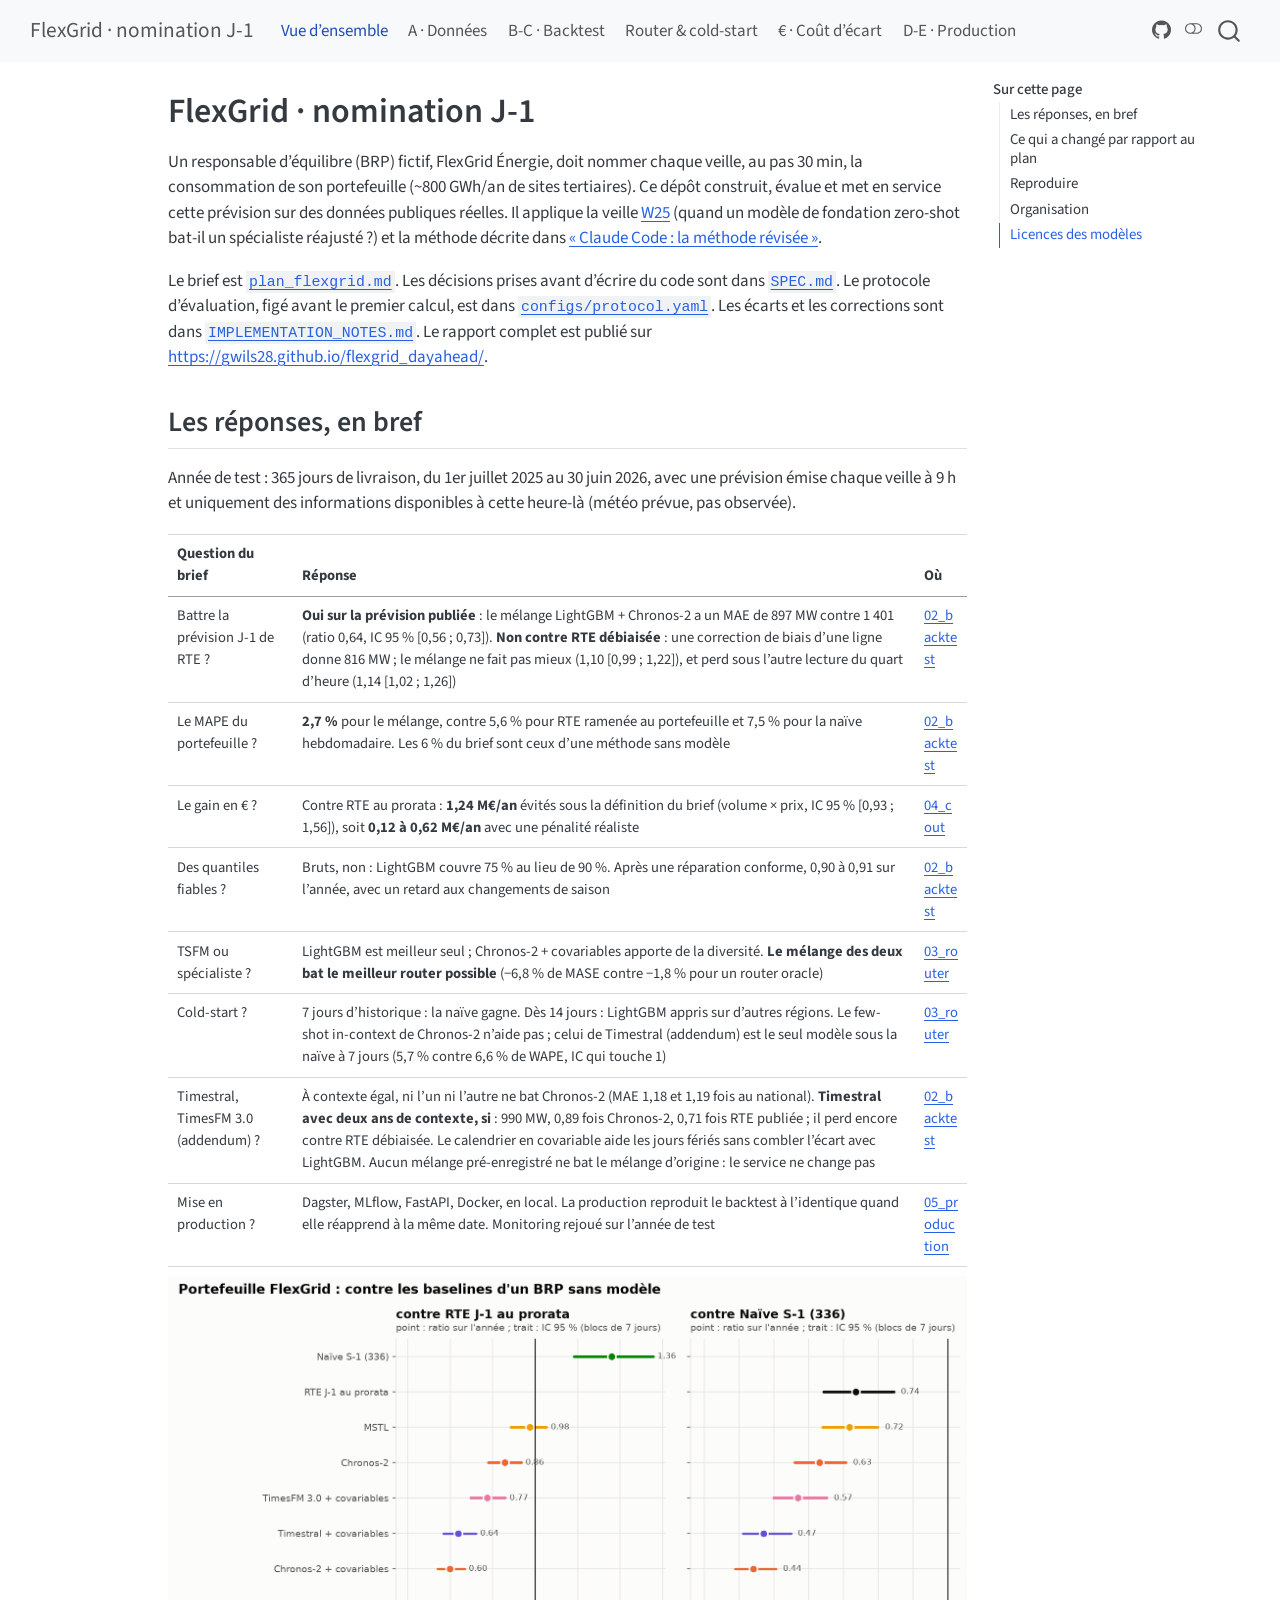
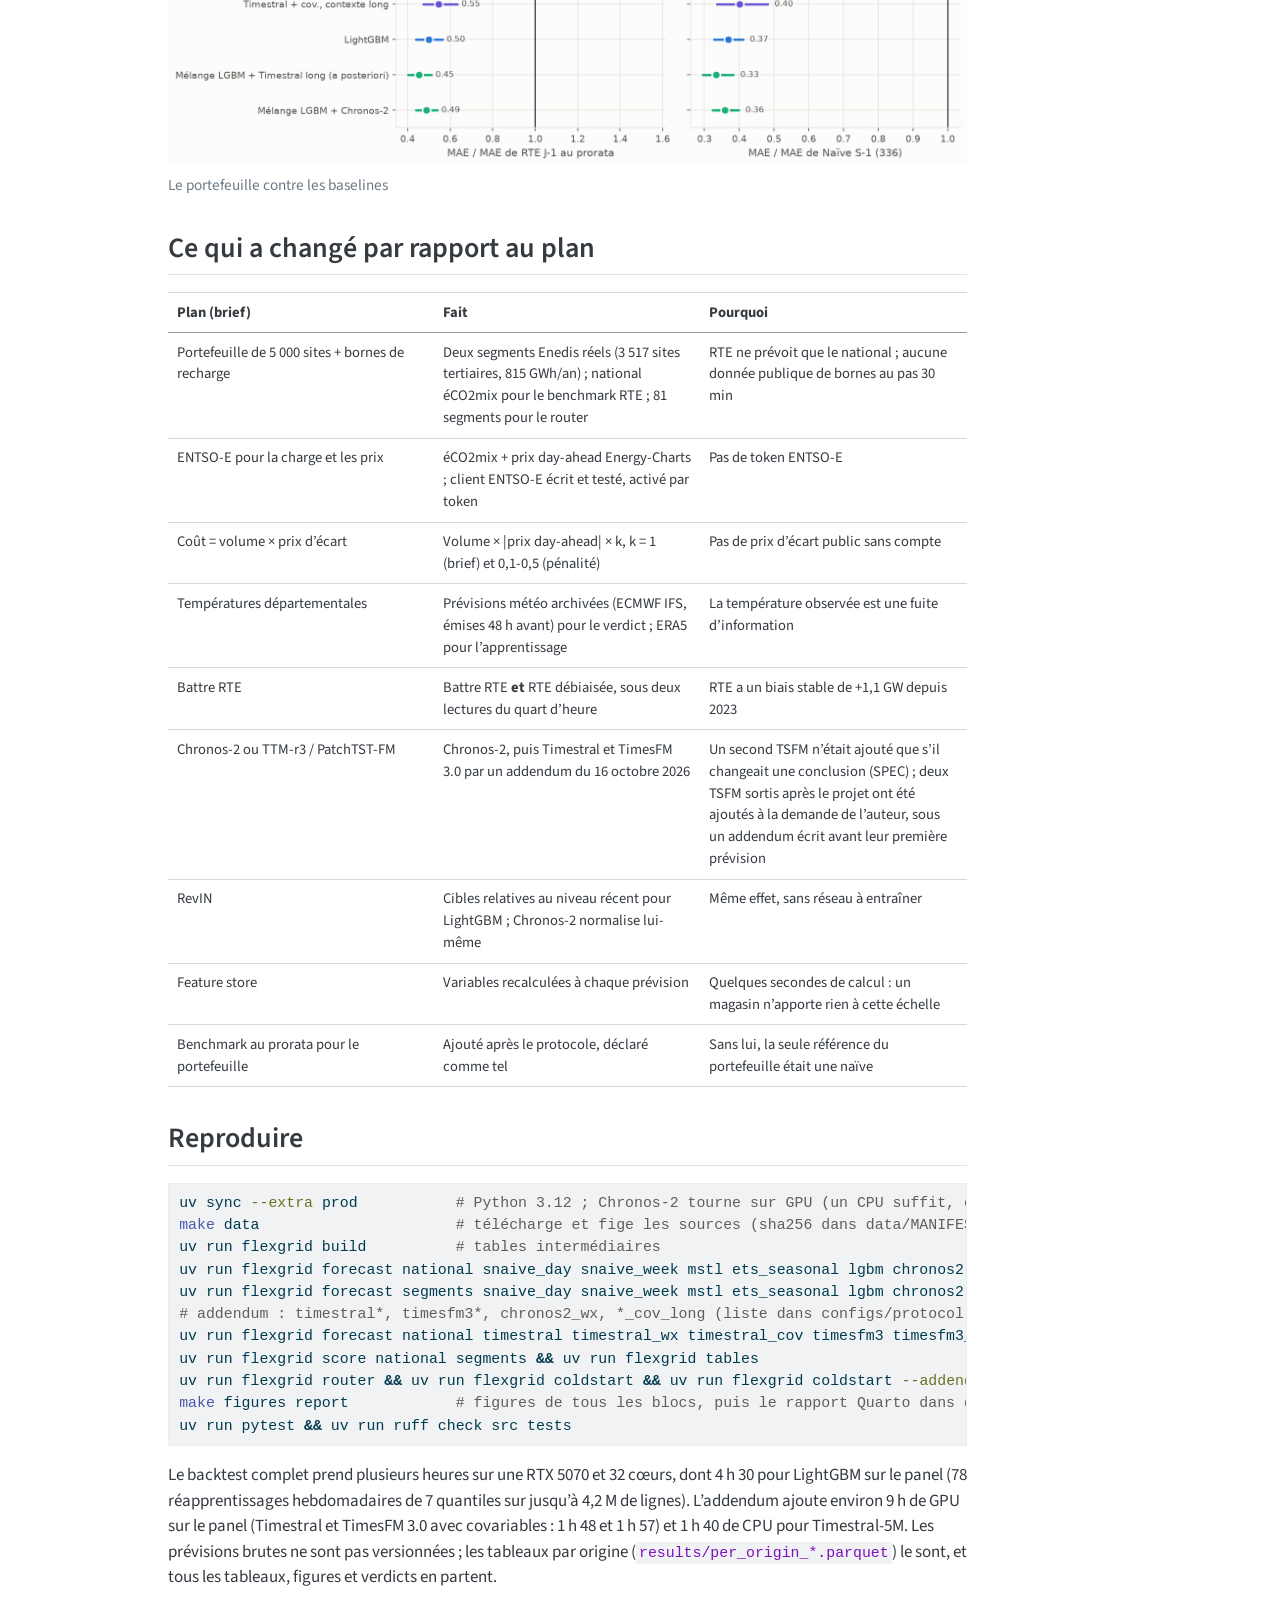
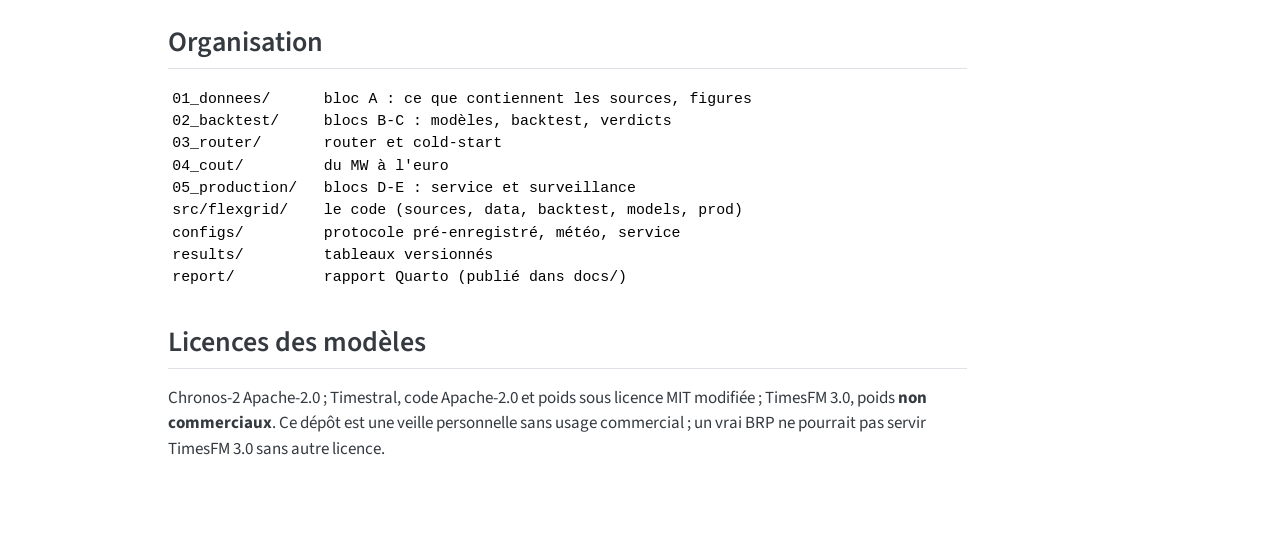
<file: docs/index.html>
<!DOCTYPE html>
<html xmlns="http://www.w3.org/1999/xhtml" lang="fr" xml:lang="fr"><head>

<meta charset="utf-8">
<meta name="generator" content="quarto-1.10.20">

<meta name="viewport" content="width=device-width, initial-scale=1.0, user-scalable=yes">


<title>FlexGrid · nomination J-1</title>
<style>
/* Default styles provided by pandoc.
** See https://pandoc.org/MANUAL.html#variables-for-html for config info.
*/
span.smallcaps{font-variant: small-caps;}
div.columns{display: flex; gap: 1.5em;}
div.column{flex: auto;}
@media screen {
div.columns{gap: min(4vw, 1.5em);}
div.column{overflow-x: auto;}
}
div.hanging-indent{margin-left: 1.5em; text-indent: -1.5em;}
ul.task-list{list-style: none;}
ul.task-list li input[type="checkbox"] {
  width: 0.8em;
  margin: 0 0.8em 0.2em -1em; /* quarto-specific, see https://github.com/quarto-dev/quarto-cli/issues/4556 */ 
  vertical-align: middle;
}
/* CSS for syntax highlighting */
html { -webkit-text-size-adjust: 100%; }
pre > code.sourceCode { white-space: pre; position: relative; }
pre > code.sourceCode > span { display: inline-block; line-height: 1.25; }
pre > code.sourceCode > span:empty { height: 1.2em; }
.sourceCode { overflow: visible; }
code.sourceCode > span { color: inherit; text-decoration: inherit; }
div.sourceCode { margin: 1em 0; }
pre.sourceCode { margin: 0; }
@media screen {
div.sourceCode { overflow: auto; }
}
@media print {
pre > code.sourceCode { white-space: pre-wrap; }
pre > code.sourceCode > span { text-indent: -5em; padding-left: 5em; }
}
pre.numberSource code
  { counter-reset: source-line 0; }
pre.numberSource code > span
  { position: relative; left: -4em; counter-increment: source-line; }
pre.numberSource code > span > a:first-child::before
  { content: counter(source-line);
    position: relative; left: -1em; text-align: right; vertical-align: baseline;
    border: none; display: inline-block;
    -webkit-touch-callout: none; -webkit-user-select: none;
    -khtml-user-select: none; -moz-user-select: none;
    -ms-user-select: none; user-select: none;
    padding: 0 4px; width: 4em;
  }
pre.numberSource { margin-left: 3em;  padding-left: 4px; }
div.sourceCode
  {   }
@media screen {
pre > code.sourceCode > span > a:first-child::before { text-decoration: underline; }
}
</style>


<script src="site_libs/quarto-nav/quarto-nav.js"></script>
<script src="site_libs/quarto-nav/headroom.min.js"></script>
<script src="site_libs/clipboard/clipboard.min.js"></script>
<script src="site_libs/quarto-search/autocomplete.umd.js"></script>
<script src="site_libs/quarto-search/fuse.min.js"></script>
<script src="site_libs/quarto-search/quarto-search.js"></script>
<meta name="quarto:offset" content="./">
<script src="site_libs/quarto-html/quarto.js" type="module"></script>
<script src="site_libs/quarto-html/tabsets/tabsets.js" type="module"></script>
<script src="site_libs/quarto-html/popper.min.js"></script>
<script src="site_libs/quarto-html/tippy.umd.min.js"></script>
<script src="site_libs/quarto-html/anchor.min.js"></script>
<link href="site_libs/quarto-html/tippy.css" rel="stylesheet">
<link href="site_libs/quarto-html/quarto-syntax-highlighting-17888a1159294d3eb470f19f6f52f5a5.css" rel="stylesheet" class="quarto-color-scheme" id="quarto-text-highlighting-styles">
<link href="site_libs/quarto-html/quarto-syntax-highlighting-dark-0ae969d3293726db143f6e9eb89af930.css" rel="stylesheet" class="quarto-color-scheme quarto-color-alternate" id="quarto-text-highlighting-styles">
<link href="site_libs/quarto-html/quarto-syntax-highlighting-17888a1159294d3eb470f19f6f52f5a5.css" rel="stylesheet" class="quarto-color-scheme-extra" id="quarto-text-highlighting-styles">
<script src="site_libs/bootstrap/bootstrap.min.js"></script>
<link href="site_libs/bootstrap/bootstrap-icons.css" rel="stylesheet">
<link href="site_libs/bootstrap/bootstrap-a281386074b47efc8bec99f94613e88c.min.css" rel="stylesheet" append-hash="true" class="quarto-color-scheme" id="quarto-bootstrap" data-mode="light">
<link href="site_libs/bootstrap/bootstrap-dark-e4dc5147feb9df705dffda8cb410f976.min.css" rel="stylesheet" append-hash="true" class="quarto-color-scheme quarto-color-alternate" id="quarto-bootstrap" data-mode="dark">
<link href="site_libs/bootstrap/bootstrap-a281386074b47efc8bec99f94613e88c.min.css" rel="stylesheet" append-hash="true" class="quarto-color-scheme-extra" id="quarto-bootstrap" data-mode="light">
<script id="quarto-search-options" type="application/json">{
  "location": "navbar",
  "copy-button": false,
  "collapse-after": 3,
  "panel-placement": "end",
  "type": "overlay",
  "limit": 50,
  "keyboard-shortcut": [
    "f",
    "/",
    "s"
  ],
  "show-item-context": false,
  "language": {
    "search-no-results-text": "Pas de résultats",
    "search-matching-documents-text": "documents trouvés",
    "search-copy-link-title": "Copier le lien vers la recherche",
    "search-hide-matches-text": "Cacher les correspondances additionnelles",
    "search-more-match-text": "correspondance de plus dans ce document",
    "search-more-matches-text": "correspondances de plus dans ce document",
    "search-clear-button-title": "Effacer",
    "search-text-placeholder": "",
    "search-detached-cancel-button-title": "Annuler",
    "search-submit-button-title": "Envoyer",
    "search-label": "Recherche"
  }
}</script>


<link rel="stylesheet" href="styles.css">
</head>

<body class="nav-fixed quarto-light"><script id="quarto-html-before-body" type="application/javascript">
    const toggleBodyColorMode = (bsSheetEl) => {
      const mode = bsSheetEl.getAttribute("data-mode");
      const bodyEl = window.document.querySelector("body");
      if (mode === "dark") {
        bodyEl.classList.add("quarto-dark");
        bodyEl.classList.remove("quarto-light");
      } else {
        bodyEl.classList.add("quarto-light");
        bodyEl.classList.remove("quarto-dark");
      }
    }
    const toggleBodyColorPrimary = () => {
      const bsSheetEl = window.document.querySelector("link#quarto-bootstrap:not([rel=disabled-stylesheet])");
      if (bsSheetEl) {
        toggleBodyColorMode(bsSheetEl);
      }
    }
    const setColorSchemeToggle = (alternate) => {
      const toggles = window.document.querySelectorAll('.quarto-color-scheme-toggle');
      for (let i=0; i < toggles.length; i++) {
        const toggle = toggles[i];
        if (toggle) {
          if (alternate) {
            toggle.classList.add("alternate");
          } else {
            toggle.classList.remove("alternate");
          }
        }
      }
    };
    const toggleColorMode = (alternate) => {
      // Switch the stylesheets
      const primaryStylesheets = window.document.querySelectorAll('link.quarto-color-scheme:not(.quarto-color-alternate)');
      const alternateStylesheets = window.document.querySelectorAll('link.quarto-color-scheme.quarto-color-alternate');
      manageTransitions('#quarto-margin-sidebar .nav-link', false);
      if (alternate) {
        // note: dark is layered on light, we don't disable primary!
        enableStylesheet(alternateStylesheets);
        for (const sheetNode of alternateStylesheets) {
          if (sheetNode.id === "quarto-bootstrap") {
            toggleBodyColorMode(sheetNode);
          }
        }
      } else {
        disableStylesheet(alternateStylesheets);
        enableStylesheet(primaryStylesheets)
        toggleBodyColorPrimary();
      }
      manageTransitions('#quarto-margin-sidebar .nav-link', true);
      // Switch the toggles
      setColorSchemeToggle(alternate)
      // Hack to workaround the fact that safari doesn't
      // properly recolor the scrollbar when toggling (#1455)
      if (navigator.userAgent.indexOf('Safari') > 0 && navigator.userAgent.indexOf('Chrome') == -1) {
        manageTransitions("body", false);
        window.scrollTo(0, 1);
        setTimeout(() => {
          window.scrollTo(0, 0);
          manageTransitions("body", true);
        }, 40);
      }
    }
    const disableStylesheet = (stylesheets) => {
      for (let i=0; i < stylesheets.length; i++) {
        const stylesheet = stylesheets[i];
        stylesheet.rel = 'disabled-stylesheet';
      }
    }
    const enableStylesheet = (stylesheets) => {
      for (let i=0; i < stylesheets.length; i++) {
        const stylesheet = stylesheets[i];
        if(stylesheet.rel !== 'stylesheet') { // for Chrome, which will still FOUC without this check
          stylesheet.rel = 'stylesheet';
        }
      }
    }
    const manageTransitions = (selector, allowTransitions) => {
      const els = window.document.querySelectorAll(selector);
      for (let i=0; i < els.length; i++) {
        const el = els[i];
        if (allowTransitions) {
          el.classList.remove('notransition');
        } else {
          el.classList.add('notransition');
        }
      }
    }
    const isFileUrl = () => {
      return window.location.protocol === 'file:';
    }
    const hasAlternateSentinel = () => {
      let styleSentinel = getColorSchemeSentinel();
      if (styleSentinel !== null) {
        return styleSentinel === "alternate";
      } else {
        return false;
      }
    }
    const setStyleSentinel = (alternate) => {
      const value = alternate ? "alternate" : "default";
      if (!isFileUrl()) {
        window.localStorage.setItem("quarto-color-scheme", value);
      } else {
        localAlternateSentinel = value;
      }
    }
    const getColorSchemeSentinel = () => {
      if (!isFileUrl()) {
        const storageValue = window.localStorage.getItem("quarto-color-scheme");
        return storageValue != null ? storageValue : localAlternateSentinel;
      } else {
        return localAlternateSentinel;
      }
    }
    const toggleGiscusIfUsed = (isAlternate, darkModeDefault) => {
      const baseTheme = document.querySelector('#giscus-base-theme')?.value ?? 'light';
      const alternateTheme = document.querySelector('#giscus-alt-theme')?.value ?? 'dark';
      let newTheme = '';
      if(authorPrefersDark) {
        newTheme = isAlternate ? baseTheme : alternateTheme;
      } else {
        newTheme = isAlternate ? alternateTheme : baseTheme;
      }
      const changeGiscusTheme = () => {
        // From: https://github.com/giscus/giscus/issues/336
        const sendMessage = (message) => {
          const iframe = document.querySelector('iframe.giscus-frame');
          if (!iframe) return;
          iframe.contentWindow.postMessage({ giscus: message }, 'https://giscus.app');
        }
        sendMessage({
          setConfig: {
            theme: newTheme
          }
        });
      }
      const isGiscussLoaded = window.document.querySelector('iframe.giscus-frame') !== null;
      if (isGiscussLoaded) {
        changeGiscusTheme();
      }
    };
    const authorPrefersDark = false;
    const darkModeDefault = authorPrefersDark;
      document.querySelector('link#quarto-text-highlighting-styles.quarto-color-scheme-extra').rel = 'disabled-stylesheet';
      document.querySelector('link#quarto-bootstrap.quarto-color-scheme-extra').rel = 'disabled-stylesheet';
    let localAlternateSentinel = darkModeDefault ? 'alternate' : 'default';
    // Dark / light mode switch
    window.quartoToggleColorScheme = () => {
      // Read the current dark / light value
      let toAlternate = !hasAlternateSentinel();
      toggleColorMode(toAlternate);
      setStyleSentinel(toAlternate);
      toggleGiscusIfUsed(toAlternate, darkModeDefault);
      window.dispatchEvent(new Event('resize'));
    };
    // Switch to dark mode if need be
    if (hasAlternateSentinel()) {
      toggleColorMode(true);
    } else {
      toggleColorMode(false);
    }
  </script>

<div id="quarto-search-results"></div>
  <header id="quarto-header" class="headroom fixed-top">
    <nav class="navbar navbar-expand-lg " data-bs-theme="dark">
      <div class="navbar-container container-fluid">
      <div class="navbar-brand-container mx-auto">
    <a class="navbar-brand" href="./index.html">
    <span class="navbar-title">FlexGrid · nomination J-1</span>
    </a>
  </div>
            <div id="quarto-search" class="" title="Recherche"></div>
          <button class="navbar-toggler" type="button" data-bs-toggle="collapse" data-bs-target="#navbarCollapse" aria-controls="navbarCollapse" role="menu" aria-expanded="false" aria-label="Basculer la navigation" onclick="if (window.quartoToggleHeadroom) { window.quartoToggleHeadroom(); }">
  <span class="navbar-toggler-icon"></span>
</button>
          <div class="collapse navbar-collapse" id="navbarCollapse">
            <ul class="navbar-nav navbar-nav-scroll me-auto">
  <li class="nav-item">
    <a class="nav-link active" href="./index.html" aria-current="page"> 
<span class="menu-text">Vue d’ensemble</span></a>
  </li>  
  <li class="nav-item">
    <a class="nav-link" href="./01_donnees.html"> 
<span class="menu-text">A · Données</span></a>
  </li>  
  <li class="nav-item">
    <a class="nav-link" href="./02_backtest.html"> 
<span class="menu-text">B-C · Backtest</span></a>
  </li>  
  <li class="nav-item">
    <a class="nav-link" href="./03_router.html"> 
<span class="menu-text">Router &amp; cold-start</span></a>
  </li>  
  <li class="nav-item">
    <a class="nav-link" href="./04_cout.html"> 
<span class="menu-text">€ · Coût d’écart</span></a>
  </li>  
  <li class="nav-item">
    <a class="nav-link" href="./05_production.html"> 
<span class="menu-text">D-E · Production</span></a>
  </li>  
</ul>
            <ul class="navbar-nav navbar-nav-scroll ms-auto">
  <li class="nav-item compact">
    <a class="nav-link" href="https://github.com/gwils28/flexgrid_dayahead"> <i class="bi bi-github" role="img">
</i> 
<span class="menu-text"></span></a>
  </li>  
</ul>
          </div> <!-- /navcollapse -->
            <div class="quarto-navbar-tools">
  <a href="" class="quarto-color-scheme-toggle quarto-navigation-tool  px-1" onclick="window.quartoToggleColorScheme(); return false;" title="Basculer le mode sombre"><i class="bi"></i></a>
</div>
      </div> <!-- /container-fluid -->
    </nav>
</header>
<!-- content -->
<div id="quarto-content" class="quarto-container page-columns page-rows-contents page-layout-article page-navbar">
<!-- sidebar -->
<!-- margin-sidebar -->
    <div id="quarto-margin-sidebar" class="sidebar margin-sidebar">
        <nav id="TOC" role="doc-toc" class="toc-active">
    <h2 id="toc-title">Sur cette page</h2>
   
  <ul class="collapse">
  <li><a href="#les-réponses-en-bref" id="toc-les-réponses-en-bref" class="nav-link active" data-scroll-target="#les-réponses-en-bref">Les réponses, en bref</a></li>
  <li><a href="#ce-qui-a-changé-par-rapport-au-plan" id="toc-ce-qui-a-changé-par-rapport-au-plan" class="nav-link" data-scroll-target="#ce-qui-a-changé-par-rapport-au-plan">Ce qui a changé par rapport au plan</a></li>
  <li><a href="#reproduire" id="toc-reproduire" class="nav-link" data-scroll-target="#reproduire">Reproduire</a></li>
  <li><a href="#organisation" id="toc-organisation" class="nav-link" data-scroll-target="#organisation">Organisation</a></li>
  <li><a href="#licences-des-modèles" id="toc-licences-des-modèles" class="nav-link" data-scroll-target="#licences-des-modèles">Licences des modèles</a></li>
  </ul>
</nav>
    </div>
<!-- main -->
<main class="content" id="quarto-document-content">


<header id="title-block-header" class="quarto-title-block default">
<div class="quarto-title">
<h1 class="title">FlexGrid · nomination J-1</h1>
</div>



<div class="quarto-title-meta">

    
  
    
  </div>
  


</header>


<p>Un responsable d’équilibre (BRP) fictif, FlexGrid Énergie, doit nommer chaque veille, au pas 30 min, la consommation de son portefeuille (~800 GWh/an de sites tertiaires). Ce dépôt construit, évalue et met en service cette prévision sur des données publiques réelles. Il applique la veille <a href="https://github.com/gwils28/W25_tsfm_viability">W25</a> (quand un modèle de fondation zero-shot bat-il un spécialiste réajusté ?) et la méthode décrite dans <a href="https://gwils28.github.io/posts/claude-code-methode-revisee/">« Claude Code : la méthode révisée »</a>.</p>
<p>Le brief est <a href="https://github.com/gwils28/flexgrid_dayahead/blob/main/plan_flexgrid.md"><code>plan_flexgrid.md</code></a>. Les décisions prises avant d’écrire du code sont dans <a href="https://github.com/gwils28/flexgrid_dayahead/blob/main/SPEC.md"><code>SPEC.md</code></a>. Le protocole d’évaluation, figé avant le premier calcul, est dans <a href="https://github.com/gwils28/flexgrid_dayahead/blob/main/configs/protocol.yaml"><code>configs/protocol.yaml</code></a>. Les écarts et les corrections sont dans <a href="https://github.com/gwils28/flexgrid_dayahead/blob/main/IMPLEMENTATION_NOTES.md"><code>IMPLEMENTATION_NOTES.md</code></a>. Le rapport complet est publié sur <a href="https://gwils28.github.io/flexgrid_dayahead/" class="uri">https://gwils28.github.io/flexgrid_dayahead/</a>.</p>
<section id="les-réponses-en-bref" class="level2">
<h2 class="anchored" data-anchor-id="les-réponses-en-bref">Les réponses, en bref</h2>
<p>Année de test : 365 jours de livraison, du 1er juillet 2025 au 30 juin 2026, avec une prévision émise chaque veille à 9 h et uniquement des informations disponibles à cette heure-là (météo prévue, pas observée).</p>
<table class="caption-top table">
<thead>
<tr class="header">
<th>Question du brief</th>
<th>Réponse</th>
<th>Où</th>
</tr>
</thead>
<tbody>
<tr class="odd">
<td>Battre la prévision J-1 de RTE ?</td>
<td><strong>Oui sur la prévision publiée</strong> : le mélange LightGBM + Chronos-2 a un MAE de 897 MW contre 1 401 (ratio 0,64, IC 95 % [0,56 ; 0,73]). <strong>Non contre RTE débiaisée</strong> : une correction de biais d’une ligne donne 816 MW ; le mélange ne fait pas mieux (1,10 [0,99 ; 1,22]), et perd sous l’autre lecture du quart d’heure (1,14 [1,02 ; 1,26])</td>
<td><a href="./02_backtest.html">02_backtest</a></td>
</tr>
<tr class="even">
<td>Le MAPE du portefeuille ?</td>
<td><strong>2,7 %</strong> pour le mélange, contre 5,6 % pour RTE ramenée au portefeuille et 7,5 % pour la naïve hebdomadaire. Les 6 % du brief sont ceux d’une méthode sans modèle</td>
<td><a href="./02_backtest.html#le-portefeuille-flexgrid">02_backtest</a></td>
</tr>
<tr class="odd">
<td>Le gain en € ?</td>
<td>Contre RTE au prorata : <strong>1,24 M€/an</strong> évités sous la définition du brief (volume × prix, IC 95 % [0,93 ; 1,56]), soit <strong>0,12 à 0,62 M€/an</strong> avec une pénalité réaliste</td>
<td><a href="./04_cout.html">04_cout</a></td>
</tr>
<tr class="even">
<td>Des quantiles fiables ?</td>
<td>Bruts, non : LightGBM couvre 75 % au lieu de 90 %. Après une réparation conforme, 0,90 à 0,91 sur l’année, avec un retard aux changements de saison</td>
<td><a href="./02_backtest.html#les-intervalles">02_backtest</a></td>
</tr>
<tr class="odd">
<td>TSFM ou spécialiste ?</td>
<td>LightGBM est meilleur seul ; Chronos-2 + covariables apporte de la diversité. <strong>Le mélange des deux bat le meilleur router possible</strong> (−6,8 % de MASE contre −1,8 % pour un router oracle)</td>
<td><a href="./03_router.html">03_router</a></td>
</tr>
<tr class="even">
<td>Cold-start ?</td>
<td>7 jours d’historique : la naïve gagne. Dès 14 jours : LightGBM appris sur d’autres régions. Le few-shot in-context de Chronos-2 n’aide pas ; celui de Timestral (addendum) est le seul modèle sous la naïve à 7 jours (5,7 % contre 6,6 % de WAPE, IC qui touche 1)</td>
<td><a href="./03_router.html#2-le-cold-start">03_router</a></td>
</tr>
<tr class="odd">
<td>Timestral, TimesFM 3.0 (addendum) ?</td>
<td>À contexte égal, ni l’un ni l’autre ne bat Chronos-2 (MAE 1,18 et 1,19 fois au national). <strong>Timestral avec deux ans de contexte, si</strong> : 990 MW, 0,89 fois Chronos-2, 0,71 fois RTE publiée ; il perd encore contre RTE débiaisée. Le calendrier en covariable aide les jours fériés sans combler l’écart avec LightGBM. Aucun mélange pré-enregistré ne bat le mélange d’origine : le service ne change pas</td>
<td><a href="./02_backtest.html#addendum-du-2026-10-16-timestral-et-timesfm">02_backtest</a></td>
</tr>
<tr class="even">
<td>Mise en production ?</td>
<td>Dagster, MLflow, FastAPI, Docker, en local. La production reproduit le backtest à l’identique quand elle réapprend à la même date. Monitoring rejoué sur l’année de test</td>
<td><a href="./05_production.html">05_production</a></td>
</tr>
</tbody>
</table>
<div class="quarto-figure quarto-figure-center">
<figure class="figure">
<p><img src="figures/portfolio_forest.png" class="img-fluid figure-img"></p>
<figcaption>Le portefeuille contre les baselines</figcaption>
</figure>
</div>
</section>
<section id="ce-qui-a-changé-par-rapport-au-plan" class="level2">
<h2 class="anchored" data-anchor-id="ce-qui-a-changé-par-rapport-au-plan">Ce qui a changé par rapport au plan</h2>
<table class="caption-top table">
<colgroup>
<col style="width: 33%">
<col style="width: 33%">
<col style="width: 33%">
</colgroup>
<thead>
<tr class="header">
<th>Plan (brief)</th>
<th>Fait</th>
<th>Pourquoi</th>
</tr>
</thead>
<tbody>
<tr class="odd">
<td>Portefeuille de 5 000 sites + bornes de recharge</td>
<td>Deux segments Enedis réels (3 517 sites tertiaires, 815 GWh/an) ; national éCO2mix pour le benchmark RTE ; 81 segments pour le router</td>
<td>RTE ne prévoit que le national ; aucune donnée publique de bornes au pas 30 min</td>
</tr>
<tr class="even">
<td>ENTSO-E pour la charge et les prix</td>
<td>éCO2mix + prix day-ahead Energy-Charts ; client ENTSO-E écrit et testé, activé par token</td>
<td>Pas de token ENTSO-E</td>
</tr>
<tr class="odd">
<td>Coût = volume × prix d’écart</td>
<td>Volume × |prix day-ahead| × k, k = 1 (brief) et 0,1-0,5 (pénalité)</td>
<td>Pas de prix d’écart public sans compte</td>
</tr>
<tr class="even">
<td>Températures départementales</td>
<td>Prévisions météo archivées (ECMWF IFS, émises 48 h avant) pour le verdict ; ERA5 pour l’apprentissage</td>
<td>La température observée est une fuite d’information</td>
</tr>
<tr class="odd">
<td>Battre RTE</td>
<td>Battre RTE <strong>et</strong> RTE débiaisée, sous deux lectures du quart d’heure</td>
<td>RTE a un biais stable de +1,1 GW depuis 2023</td>
</tr>
<tr class="even">
<td>Chronos-2 ou TTM-r3 / PatchTST-FM</td>
<td>Chronos-2, puis Timestral et TimesFM 3.0 par un addendum du 16 octobre 2026</td>
<td>Un second TSFM n’était ajouté que s’il changeait une conclusion (SPEC) ; deux TSFM sortis après le projet ont été ajoutés à la demande de l’auteur, sous un addendum écrit avant leur première prévision</td>
</tr>
<tr class="odd">
<td>RevIN</td>
<td>Cibles relatives au niveau récent pour LightGBM ; Chronos-2 normalise lui-même</td>
<td>Même effet, sans réseau à entraîner</td>
</tr>
<tr class="even">
<td>Feature store</td>
<td>Variables recalculées à chaque prévision</td>
<td>Quelques secondes de calcul : un magasin n’apporte rien à cette échelle</td>
</tr>
<tr class="odd">
<td>Benchmark au prorata pour le portefeuille</td>
<td>Ajouté après le protocole, déclaré comme tel</td>
<td>Sans lui, la seule référence du portefeuille était une naïve</td>
</tr>
</tbody>
</table>
</section>
<section id="reproduire" class="level2">
<h2 class="anchored" data-anchor-id="reproduire">Reproduire</h2>
<div class="code-copy-outer-scaffold"><div class="sourceCode" id="cb1"><pre class="sourceCode bash code-with-copy"><code class="sourceCode bash"><span id="cb1-1"><a href="#cb1-1" aria-hidden="true" tabindex="-1"></a><span class="ex">uv</span> sync <span class="at">--extra</span> prod           <span class="co"># Python 3.12 ; Chronos-2 tourne sur GPU (un CPU suffit, en beaucoup plus lent)</span></span>
<span id="cb1-2"><a href="#cb1-2" aria-hidden="true" tabindex="-1"></a><span class="fu">make</span> data                      <span class="co"># télécharge et fige les sources (sha256 dans data/MANIFEST.json)</span></span>
<span id="cb1-3"><a href="#cb1-3" aria-hidden="true" tabindex="-1"></a><span class="ex">uv</span> run flexgrid build          <span class="co"># tables intermédiaires</span></span>
<span id="cb1-4"><a href="#cb1-4" aria-hidden="true" tabindex="-1"></a><span class="ex">uv</span> run flexgrid forecast national snaive_day snaive_week mstl ets_seasonal lgbm chronos2 chronos2_cov</span>
<span id="cb1-5"><a href="#cb1-5" aria-hidden="true" tabindex="-1"></a><span class="ex">uv</span> run flexgrid forecast segments snaive_day snaive_week mstl ets_seasonal lgbm chronos2 chronos2_cov</span>
<span id="cb1-6"><a href="#cb1-6" aria-hidden="true" tabindex="-1"></a><span class="co"># addendum : timestral*, timesfm3*, chronos2_wx, *_cov_long (liste dans configs/protocol.yaml)</span></span>
<span id="cb1-7"><a href="#cb1-7" aria-hidden="true" tabindex="-1"></a><span class="ex">uv</span> run flexgrid forecast national timestral timestral_wx timestral_cov timesfm3 timesfm3_wx timesfm3_cov ...</span>
<span id="cb1-8"><a href="#cb1-8" aria-hidden="true" tabindex="-1"></a><span class="ex">uv</span> run flexgrid score national segments <span class="kw">&amp;&amp;</span> <span class="ex">uv</span> run flexgrid tables</span>
<span id="cb1-9"><a href="#cb1-9" aria-hidden="true" tabindex="-1"></a><span class="ex">uv</span> run flexgrid router <span class="kw">&amp;&amp;</span> <span class="ex">uv</span> run flexgrid coldstart <span class="kw">&amp;&amp;</span> <span class="ex">uv</span> run flexgrid coldstart <span class="at">--addendum</span></span>
<span id="cb1-10"><a href="#cb1-10" aria-hidden="true" tabindex="-1"></a><span class="fu">make</span> figures report            <span class="co"># figures de tous les blocs, puis le rapport Quarto dans docs/</span></span>
<span id="cb1-11"><a href="#cb1-11" aria-hidden="true" tabindex="-1"></a><span class="ex">uv</span> run pytest <span class="kw">&amp;&amp;</span> <span class="ex">uv</span> run ruff check src tests</span></code></pre></div><button title="Copier vers le presse-papier" class="code-copy-button"><i class="bi"></i></button></div>
<p>Le backtest complet prend plusieurs heures sur une RTX 5070 et 32 cœurs, dont 4 h 30 pour LightGBM sur le panel (78 réapprentissages hebdomadaires de 7 quantiles sur jusqu’à 4,2 M de lignes). L’addendum ajoute environ 9 h de GPU sur le panel (Timestral et TimesFM 3.0 avec covariables : 1 h 48 et 1 h 57) et 1 h 40 de CPU pour Timestral-5M. Les prévisions brutes ne sont pas versionnées ; les tableaux par origine (<code>results/per_origin_*.parquet</code>) le sont, et tous les tableaux, figures et verdicts en partent.</p>
</section>
<section id="organisation" class="level2">
<h2 class="anchored" data-anchor-id="organisation">Organisation</h2>
<pre><code>01_donnees/      bloc A : ce que contiennent les sources, figures
02_backtest/     blocs B-C : modèles, backtest, verdicts
03_router/       router et cold-start
04_cout/         du MW à l'euro
05_production/   blocs D-E : service et surveillance
src/flexgrid/    le code (sources, data, backtest, models, prod)
configs/         protocole pré-enregistré, météo, service
results/         tableaux versionnés
report/          rapport Quarto (publié dans docs/)</code></pre>
</section>
<section id="licences-des-modèles" class="level2">
<h2 class="anchored" data-anchor-id="licences-des-modèles">Licences des modèles</h2>
<p>Chronos-2 Apache-2.0 ; Timestral, code Apache-2.0 et poids sous licence MIT modifiée ; TimesFM 3.0, poids <strong>non commerciaux</strong>. Ce dépôt est une veille personnelle sans usage commercial ; un vrai BRP ne pourrait pas servir TimesFM 3.0 sans autre licence.</p>


</section>

</main> <!-- /main -->
<script id="quarto-html-after-body" type="application/javascript">
  window.document.addEventListener("DOMContentLoaded", function (event) {
    // Ensure there is a toggle, if there isn't float one in the top right
    if (window.document.querySelector('.quarto-color-scheme-toggle') === null) {
      const a = window.document.createElement('a');
      a.classList.add('top-right');
      a.classList.add('quarto-color-scheme-toggle');
      a.href = "";
      a.onclick = function() { try { window.quartoToggleColorScheme(); } catch {} return false; };
      const i = window.document.createElement("i");
      i.classList.add('bi');
      a.appendChild(i);
      window.document.body.appendChild(a);
    }
    setColorSchemeToggle(hasAlternateSentinel())
    const icon = "";
    const anchorJS = new window.AnchorJS();
    anchorJS.options = {
      placement: 'right',
      icon: icon
    };
    anchorJS.add('.anchored');
    const isCodeAnnotation = (el) => {
      for (const clz of el.classList) {
        if (clz.startsWith('code-annotation-')) {                     
          return true;
        }
      }
      return false;
    }
    const onCopySuccess = function(e) {
      // button target
      const button = e.trigger;
      // don't keep focus
      button.blur();
      // flash "checked"
      button.classList.add('code-copy-button-checked');
      var currentTitle = button.getAttribute("title");
      button.setAttribute("title", "Copié");
      let tooltip;
      if (window.bootstrap) {
        button.setAttribute("data-bs-toggle", "tooltip");
        button.setAttribute("data-bs-placement", "left");
        button.setAttribute("data-bs-title", "Copié");
        tooltip = new bootstrap.Tooltip(button, 
          { trigger: "manual", 
            customClass: "code-copy-button-tooltip",
            offset: [0, -8]});
        tooltip.show();    
      }
      setTimeout(function() {
        if (tooltip) {
          tooltip.hide();
          button.removeAttribute("data-bs-title");
          button.removeAttribute("data-bs-toggle");
          button.removeAttribute("data-bs-placement");
        }
        button.setAttribute("title", currentTitle);
        button.classList.remove('code-copy-button-checked');
      }, 1000);
      // clear code selection
      e.clearSelection();
    }
    const getTextToCopy = function(trigger) {
      const outerScaffold = trigger.parentElement.cloneNode(true);
      const codeEl = outerScaffold.querySelector('code');
      for (const childEl of codeEl.children) {
        if (isCodeAnnotation(childEl)) {
          childEl.remove();
        }
      }
      return codeEl.innerText;
    }
    const clipboard = new window.ClipboardJS('.code-copy-button:not([data-in-quarto-modal])', {
      text: getTextToCopy
    });
    clipboard.on('success', onCopySuccess);
    if (window.document.getElementById('quarto-embedded-source-code-modal')) {
      const clipboardModal = new window.ClipboardJS('.code-copy-button[data-in-quarto-modal]', {
        text: getTextToCopy,
        container: window.document.getElementById('quarto-embedded-source-code-modal')
      });
      clipboardModal.on('success', onCopySuccess);
    }
      var localhostRegex = new RegExp(/^(?:http|https):\/\/localhost\:?[0-9]*\//);
      var mailtoRegex = new RegExp(/^mailto:/);
        var filterRegex = new RegExp('/' + window.location.host + '/');
      var isInternal = (href) => {
          return filterRegex.test(href) || localhostRegex.test(href) || mailtoRegex.test(href);
      }
      // Inspect non-navigation links and adorn them if external
     var links = window.document.querySelectorAll('a[href]:not(.nav-link):not(.navbar-brand):not(.toc-action):not(.sidebar-link):not(.sidebar-item-toggle):not(.pagination-link):not(.no-external):not([aria-hidden]):not(.dropdown-item):not(.quarto-navigation-tool):not(.about-link)');
      for (var i=0; i<links.length; i++) {
        const link = links[i];
        if (!isInternal(link.href)) {
          // undo the damage that might have been done by quarto-nav.js in the case of
          // links that we want to consider external
          if (link.dataset.originalHref !== undefined) {
            link.href = link.dataset.originalHref;
          }
        }
      }
    function tippyHover(el, contentFn, onTriggerFn, onUntriggerFn) {
      const config = {
        allowHTML: true,
        maxWidth: 500,
        delay: 100,
        arrow: false,
        appendTo: function(el) {
            return el.parentElement;
        },
        interactive: true,
        interactiveBorder: 10,
        theme: 'quarto',
        placement: 'bottom-start',
      };
      if (contentFn) {
        config.content = contentFn;
      }
      if (onTriggerFn) {
        config.onTrigger = onTriggerFn;
      }
      if (onUntriggerFn) {
        config.onUntrigger = onUntriggerFn;
      }
      window.tippy(el, config); 
    }
    const noterefs = window.document.querySelectorAll('a[role="doc-noteref"]');
    for (var i=0; i<noterefs.length; i++) {
      const ref = noterefs[i];
      tippyHover(ref, function() {
        // use id or data attribute instead here
        let href = ref.getAttribute('data-footnote-href') || ref.getAttribute('href');
        try { href = new URL(href).hash; } catch {}
        const id = href.replace(/^#\/?/, "");
        const note = window.document.getElementById(id);
        if (note) {
          return note.innerHTML;
        } else {
          return "";
        }
      });
    }
    const xrefs = window.document.querySelectorAll('a.quarto-xref');
    const processXRef = (id, note) => {
      // Strip column container classes
      const stripColumnClz = (el) => {
        el.classList.remove("page-full", "page-columns");
        if (el.children) {
          for (const child of el.children) {
            stripColumnClz(child);
          }
        }
      }
      stripColumnClz(note)
      if (id === null || id.startsWith('sec-')) {
        // Special case sections, only their first couple elements
        const container = document.createElement("div");
        if (note.children && note.children.length > 2) {
          container.appendChild(note.children[0].cloneNode(true));
          for (let i = 1; i < note.children.length; i++) {
            const child = note.children[i];
            if (child.tagName === "P" && child.innerText === "") {
              continue;
            } else {
              container.appendChild(child.cloneNode(true));
              break;
            }
          }
          if (window.Quarto?.typesetMath) {
            window.Quarto.typesetMath(container);
          }
          return container.innerHTML
        } else {
          if (window.Quarto?.typesetMath) {
            window.Quarto.typesetMath(note);
          }
          return note.innerHTML;
        }
      } else {
        // Remove any anchor links if they are present
        const anchorLink = note.querySelector('a.anchorjs-link');
        if (anchorLink) {
          anchorLink.remove();
        }
        if (window.Quarto?.typesetMath) {
          window.Quarto.typesetMath(note);
        }
        if (note.classList.contains("callout")) {
          return note.outerHTML;
        } else {
          return note.innerHTML;
        }
      }
    }
    for (var i=0; i<xrefs.length; i++) {
      const xref = xrefs[i];
      tippyHover(xref, undefined, function(instance) {
        instance.disable();
        let url = xref.getAttribute('href');
        let hash = undefined; 
        if (url.startsWith('#')) {
          hash = url;
        } else {
          try { hash = new URL(url).hash; } catch {}
        }
        if (hash) {
          const id = hash.replace(/^#\/?/, "");
          const note = window.document.getElementById(id);
          if (note !== null) {
            try {
              const html = processXRef(id, note.cloneNode(true));
              instance.setContent(html);
            } finally {
              instance.enable();
              instance.show();
            }
          } else {
            // See if we can fetch this
            fetch(url.split('#')[0])
            .then(res => res.text())
            .then(html => {
              const parser = new DOMParser();
              const htmlDoc = parser.parseFromString(html, "text/html");
              const note = htmlDoc.getElementById(id);
              if (note !== null) {
                const html = processXRef(id, note);
                instance.setContent(html);
              } 
            }).finally(() => {
              instance.enable();
              instance.show();
            });
          }
        } else {
          // See if we can fetch a full url (with no hash to target)
          // This is a special case and we should probably do some content thinning / targeting
          fetch(url)
          .then(res => res.text())
          .then(html => {
            const parser = new DOMParser();
            const htmlDoc = parser.parseFromString(html, "text/html");
            const note = htmlDoc.querySelector('main.content');
            if (note !== null) {
              // This should only happen for chapter cross references
              // (since there is no id in the URL)
              // remove the first header
              if (note.children.length > 0 && note.children[0].tagName === "HEADER") {
                note.children[0].remove();
              }
              const html = processXRef(null, note);
              instance.setContent(html);
            } 
          }).finally(() => {
            instance.enable();
            instance.show();
          });
        }
      }, function(instance) {
      });
    }
        let selectedAnnoteEl;
        const selectorForAnnotation = ( cell, annotation) => {
          let cellAttr = 'data-code-cell="' + cell + '"';
          let lineAttr = 'data-code-annotation="' +  annotation + '"';
          const selector = 'span[' + cellAttr + '][' + lineAttr + ']';
          return selector;
        }
        const selectCodeLines = (annoteEl) => {
          const doc = window.document;
          const targetCell = annoteEl.getAttribute("data-target-cell");
          const targetAnnotation = annoteEl.getAttribute("data-target-annotation");
          const annoteSpan = window.document.querySelector(selectorForAnnotation(targetCell, targetAnnotation));
          const lines = annoteSpan.getAttribute("data-code-lines").split(",");
          const lineIds = lines.map((line) => {
            return targetCell + "-" + line;
          })
          let top = null;
          let height = null;
          let parent = null;
          if (lineIds.length > 0) {
              //compute the position of the single el (top and bottom and make a div)
              const el = window.document.getElementById(lineIds[0]);
              top = el.offsetTop;
              height = el.offsetHeight;
              parent = el.parentElement.parentElement;
            if (lineIds.length > 1) {
              const lastEl = window.document.getElementById(lineIds[lineIds.length - 1]);
              const bottom = lastEl.offsetTop + lastEl.offsetHeight;
              height = bottom - top;
            }
            if (top !== null && height !== null && parent !== null) {
              // cook up a div (if necessary) and position it 
              let div = window.document.getElementById("code-annotation-line-highlight");
              if (div === null) {
                div = window.document.createElement("div");
                div.setAttribute("id", "code-annotation-line-highlight");
                div.style.position = 'absolute';
                parent.appendChild(div);
              }
              div.style.top = top - 2 + "px";
              div.style.height = height + 4 + "px";
              div.style.left = 0;
              let gutterDiv = window.document.getElementById("code-annotation-line-highlight-gutter");
              if (gutterDiv === null) {
                gutterDiv = window.document.createElement("div");
                gutterDiv.setAttribute("id", "code-annotation-line-highlight-gutter");
                gutterDiv.style.position = 'absolute';
                const codeCell = window.document.getElementById(targetCell);
                const gutter = codeCell.querySelector('.code-annotation-gutter');
                gutter.appendChild(gutterDiv);
              }
              gutterDiv.style.top = top - 2 + "px";
              gutterDiv.style.height = height + 4 + "px";
            }
            selectedAnnoteEl = annoteEl;
          }
        };
        const unselectCodeLines = () => {
          const elementsIds = ["code-annotation-line-highlight", "code-annotation-line-highlight-gutter"];
          elementsIds.forEach((elId) => {
            const div = window.document.getElementById(elId);
            if (div) {
              div.remove();
            }
          });
          selectedAnnoteEl = undefined;
        };
          // Handle positioning of the toggle
      window.addEventListener(
        "resize",
        throttle(() => {
          elRect = undefined;
          if (selectedAnnoteEl) {
            selectCodeLines(selectedAnnoteEl);
          }
        }, 10)
      );
      function throttle(fn, ms) {
      let throttle = false;
      let timer;
        return (...args) => {
          if(!throttle) { // first call gets through
              fn.apply(this, args);
              throttle = true;
          } else { // all the others get throttled
              if(timer) clearTimeout(timer); // cancel #2
              timer = setTimeout(() => {
                fn.apply(this, args);
                timer = throttle = false;
              }, ms);
          }
        };
      }
        // Attach click handler to the DT
        const annoteDls = window.document.querySelectorAll('dt[data-target-cell]');
        for (const annoteDlNode of annoteDls) {
          annoteDlNode.addEventListener('click', (event) => {
            const clickedEl = event.target;
            if (clickedEl !== selectedAnnoteEl) {
              unselectCodeLines();
              const activeEl = window.document.querySelector('dt[data-target-cell].code-annotation-active');
              if (activeEl) {
                activeEl.classList.remove('code-annotation-active');
              }
              selectCodeLines(clickedEl);
              clickedEl.classList.add('code-annotation-active');
            } else {
              // Unselect the line
              unselectCodeLines();
              clickedEl.classList.remove('code-annotation-active');
            }
          });
        }
    const findCites = (el) => {
      const parentEl = el.parentElement;
      if (parentEl) {
        const cites = parentEl.dataset.cites;
        if (cites) {
          return {
            el,
            cites: cites.split(' ')
          };
        } else {
          return findCites(el.parentElement)
        }
      } else {
        return undefined;
      }
    };
    var bibliorefs = window.document.querySelectorAll('a[role="doc-biblioref"]');
    for (var i=0; i<bibliorefs.length; i++) {
      const ref = bibliorefs[i];
      const citeInfo = findCites(ref);
      if (citeInfo) {
        tippyHover(citeInfo.el, function() {
          var popup = window.document.createElement('div');
          citeInfo.cites.forEach(function(cite) {
            var citeDiv = window.document.createElement('div');
            citeDiv.classList.add('hanging-indent');
            citeDiv.classList.add('csl-entry');
            var biblioDiv = window.document.getElementById('ref-' + cite);
            if (biblioDiv) {
              citeDiv.innerHTML = biblioDiv.innerHTML;
            }
            popup.appendChild(citeDiv);
          });
          return popup.innerHTML;
        });
      }
    }
  });
  </script>
</div> <!-- /content -->




</body></html>
</file>
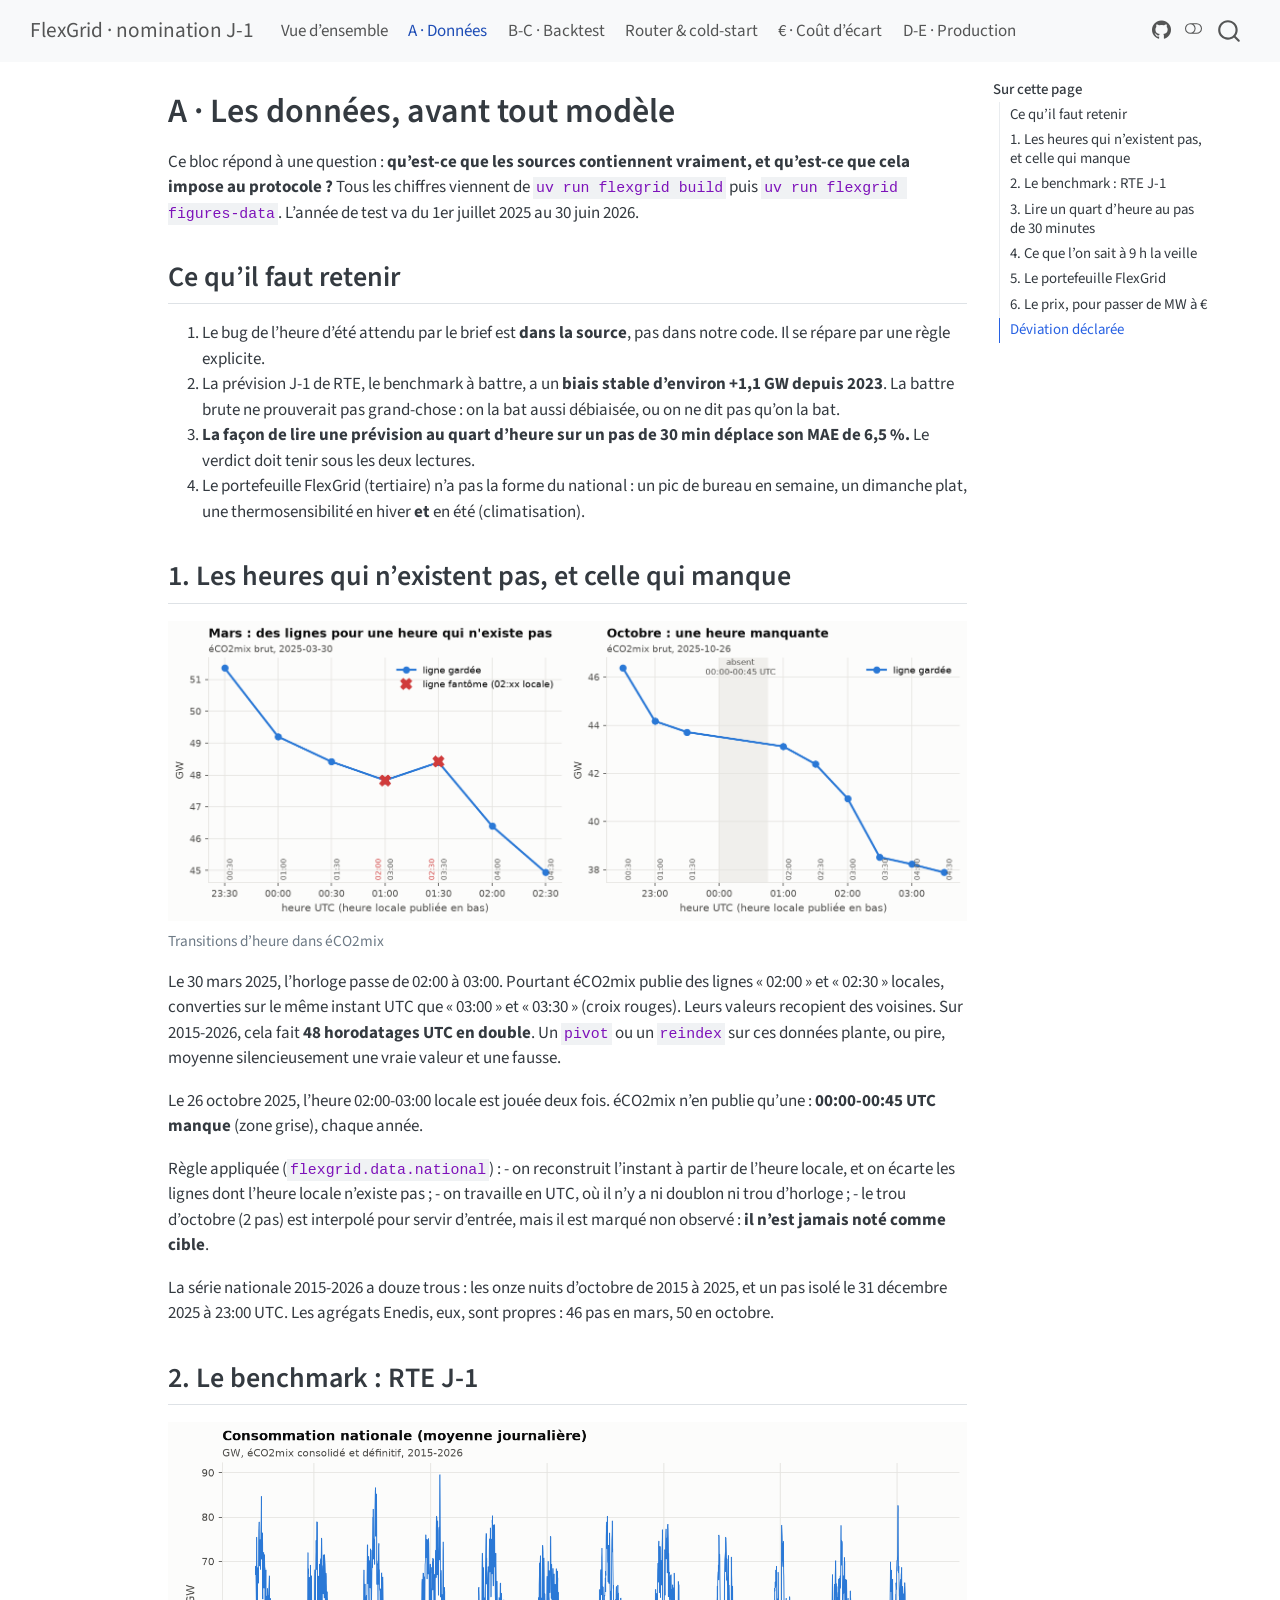
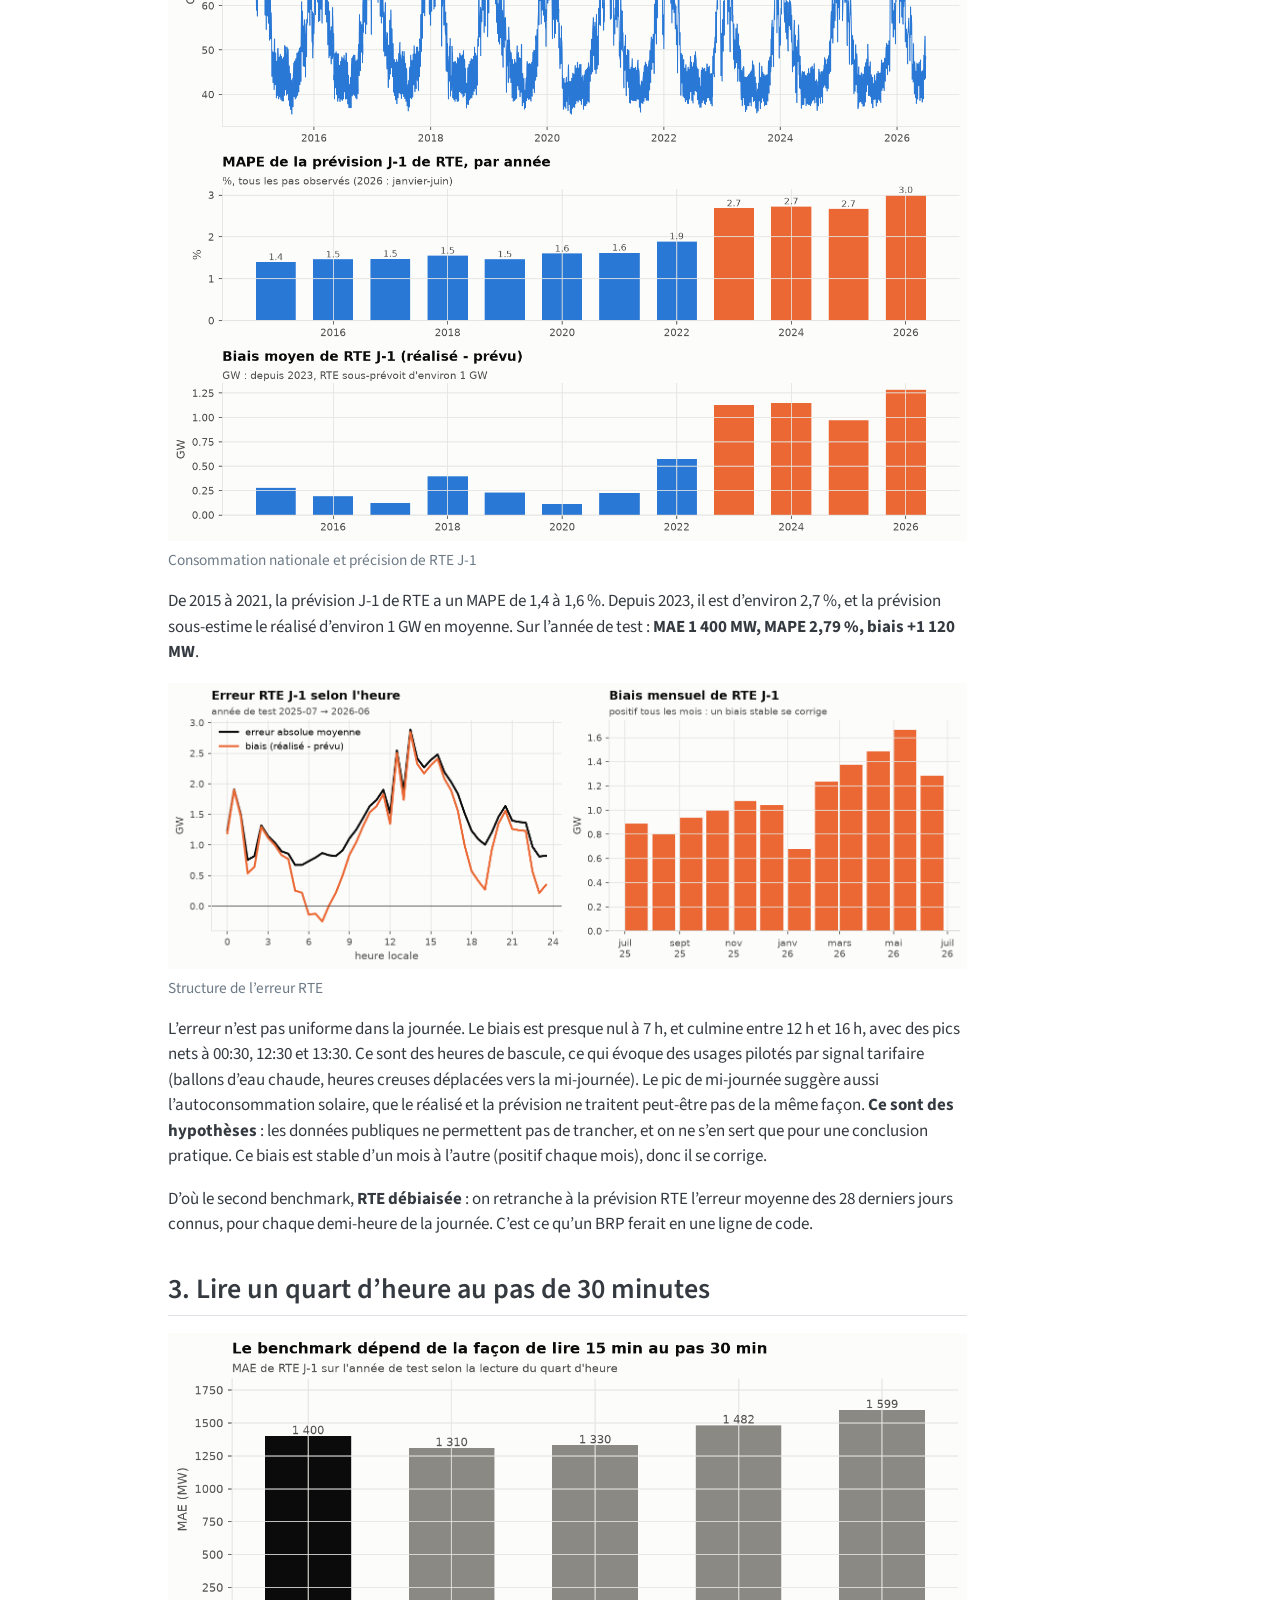
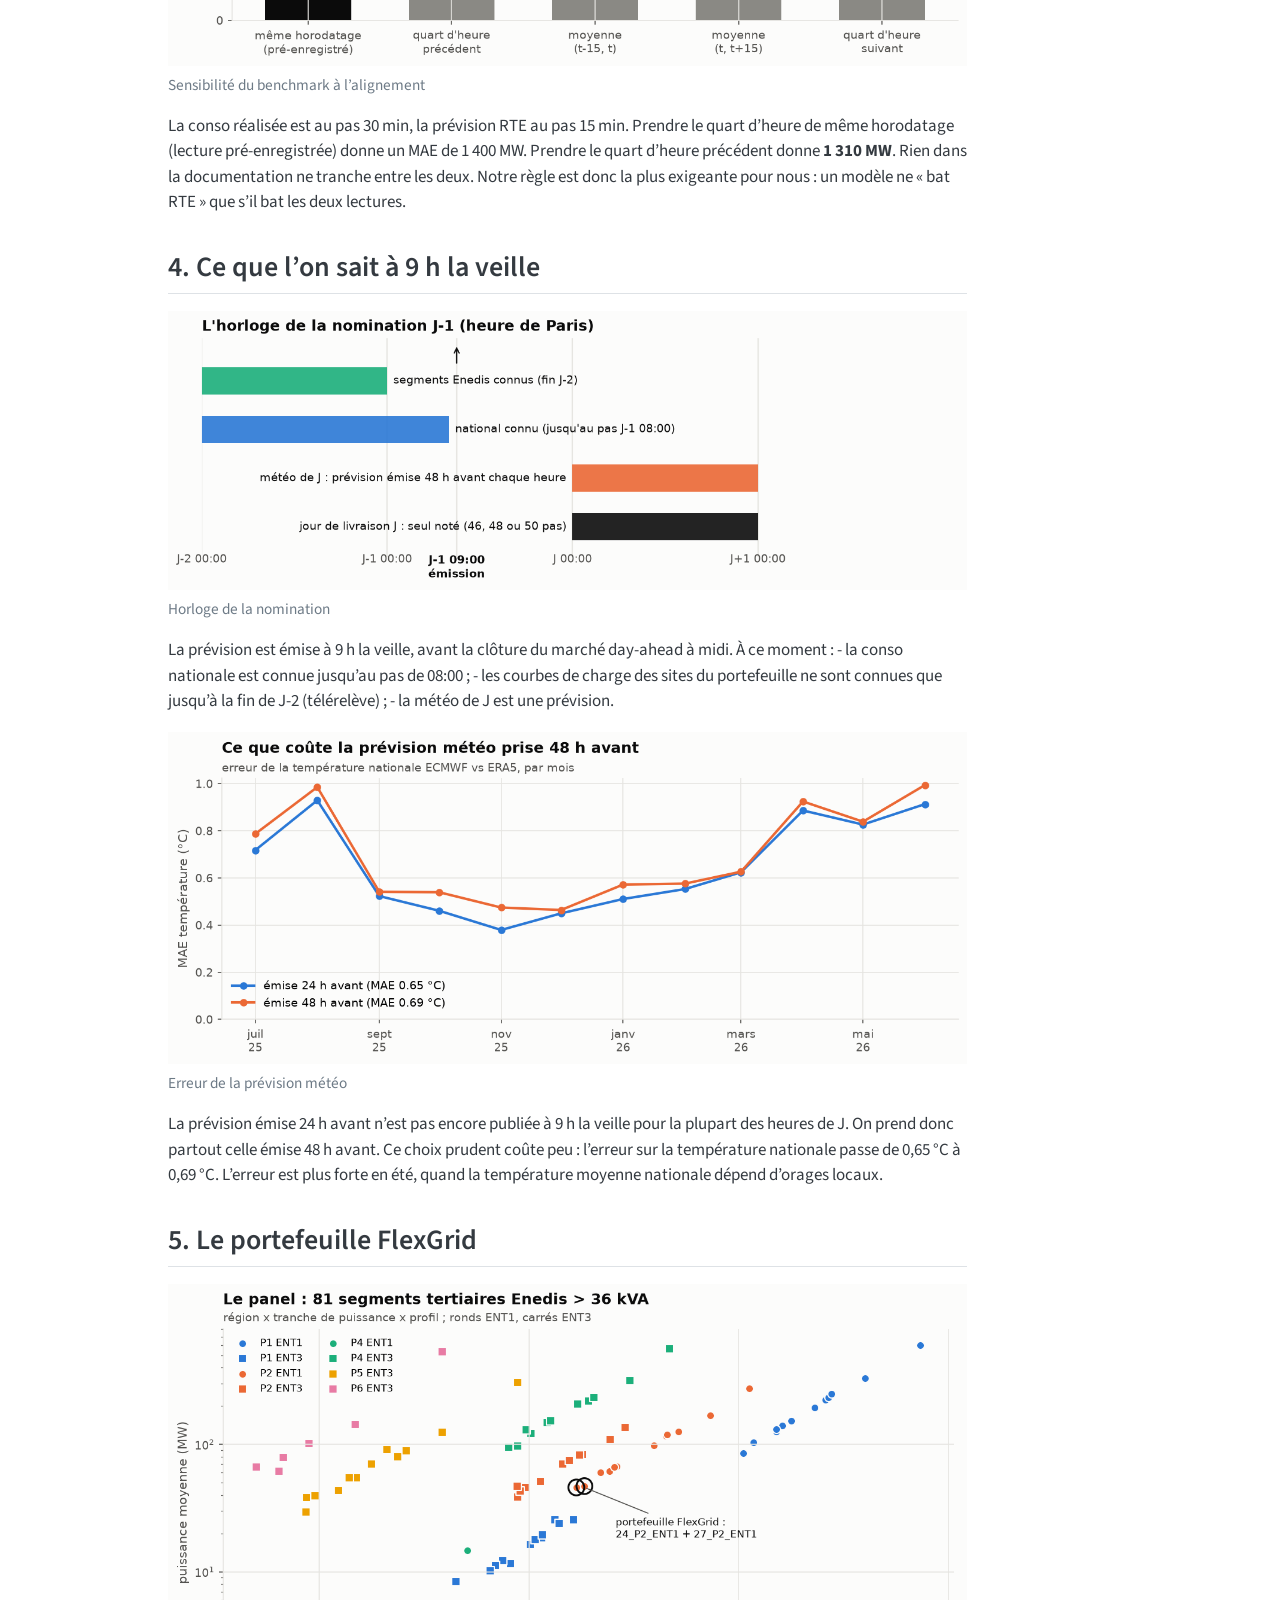
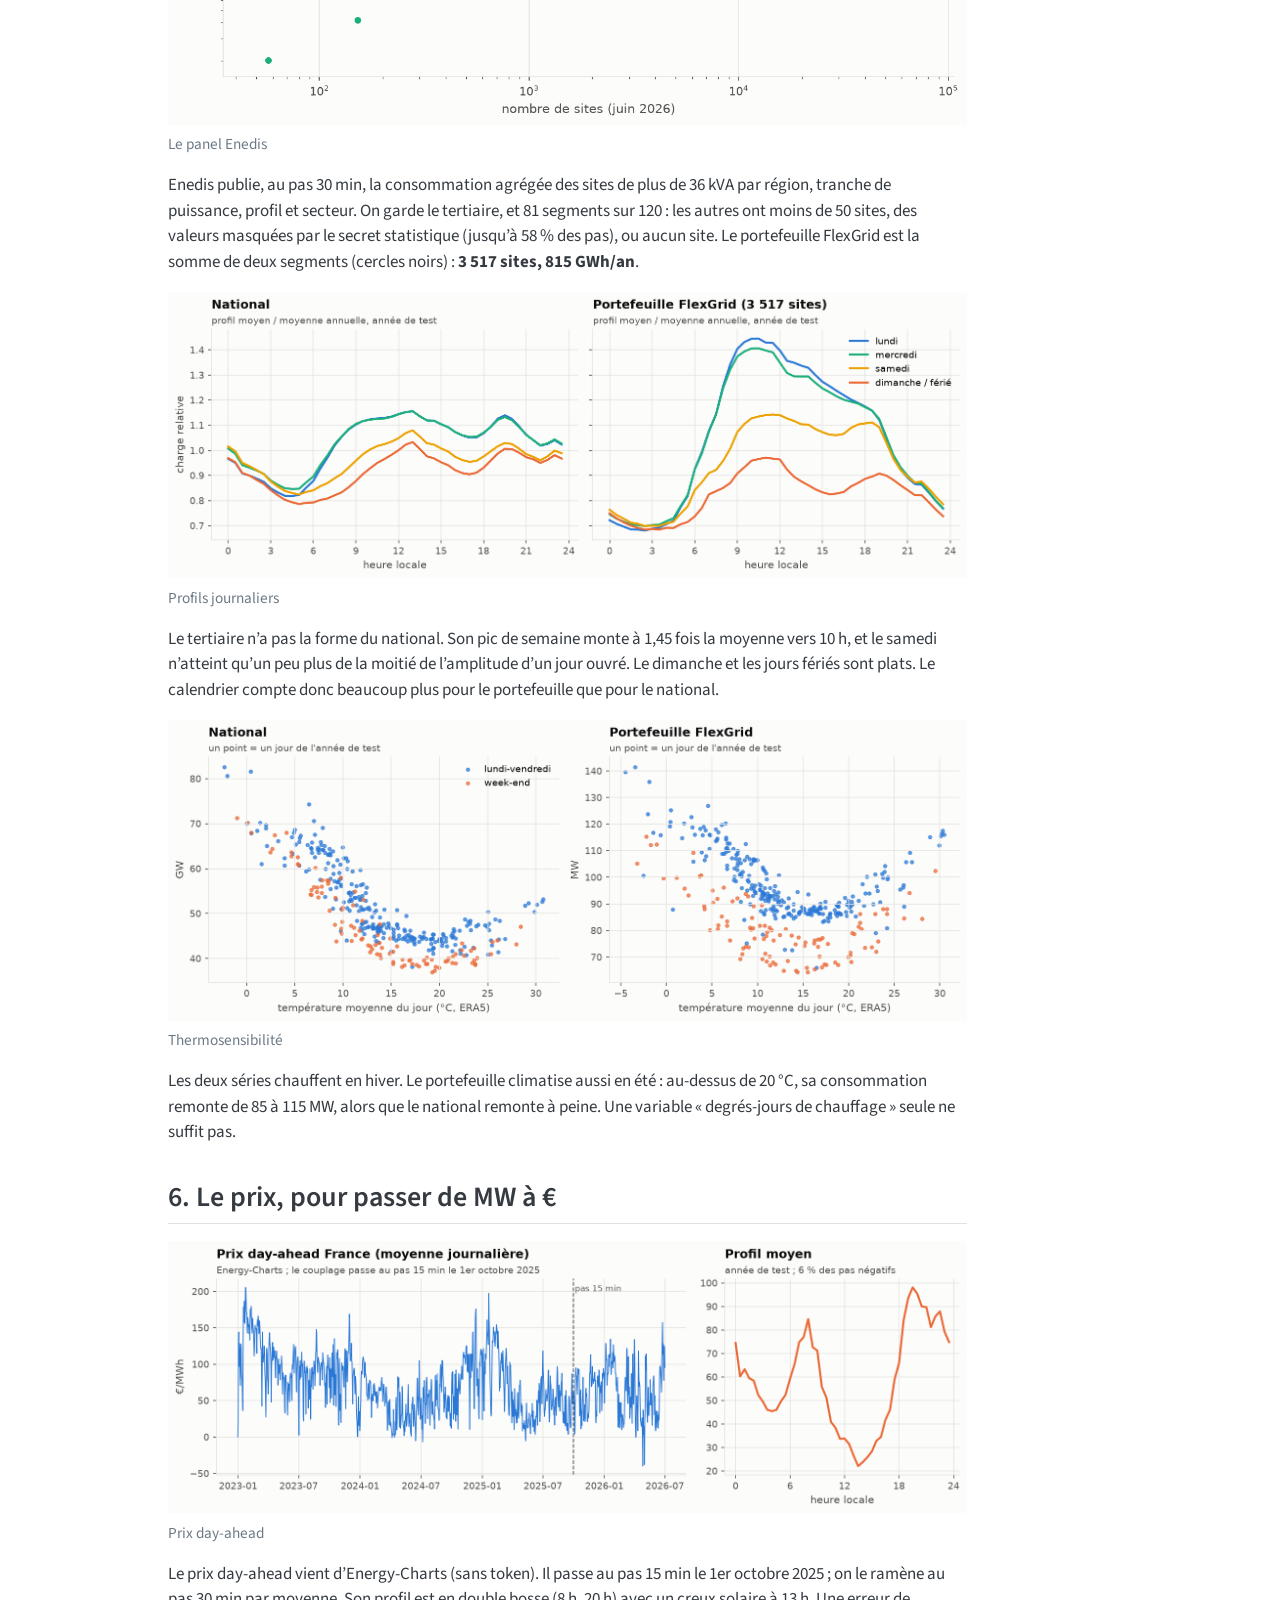
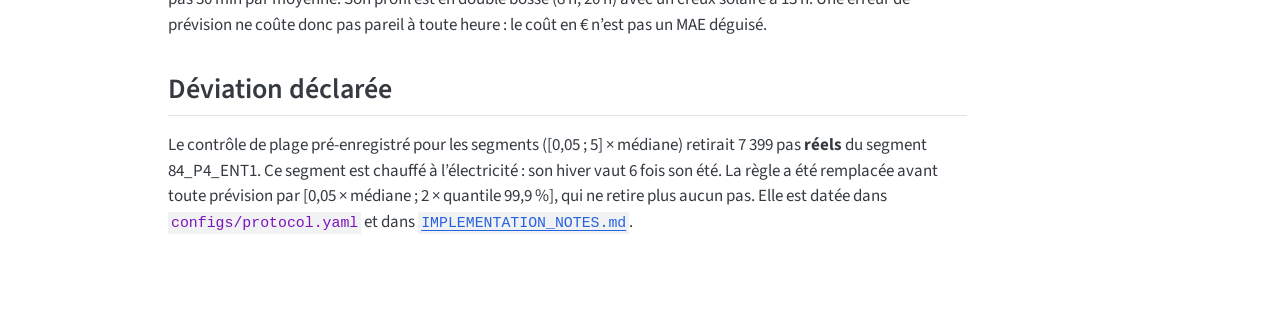
<file: docs/01_donnees.html>
<!DOCTYPE html>
<html xmlns="http://www.w3.org/1999/xhtml" lang="fr" xml:lang="fr"><head>

<meta charset="utf-8">
<meta name="generator" content="quarto-1.10.20">

<meta name="viewport" content="width=device-width, initial-scale=1.0, user-scalable=yes">


<title>A · Les données, avant tout modèle – FlexGrid · nomination J-1</title>
<style>
/* Default styles provided by pandoc.
** See https://pandoc.org/MANUAL.html#variables-for-html for config info.
*/
span.smallcaps{font-variant: small-caps;}
div.columns{display: flex; gap: 1.5em;}
div.column{flex: auto;}
@media screen {
div.columns{gap: min(4vw, 1.5em);}
div.column{overflow-x: auto;}
}
div.hanging-indent{margin-left: 1.5em; text-indent: -1.5em;}
ul.task-list{list-style: none;}
ul.task-list li input[type="checkbox"] {
  width: 0.8em;
  margin: 0 0.8em 0.2em -1em; /* quarto-specific, see https://github.com/quarto-dev/quarto-cli/issues/4556 */ 
  vertical-align: middle;
}
</style>


<script src="site_libs/quarto-nav/quarto-nav.js"></script>
<script src="site_libs/quarto-nav/headroom.min.js"></script>
<script src="site_libs/clipboard/clipboard.min.js"></script>
<script src="site_libs/quarto-search/autocomplete.umd.js"></script>
<script src="site_libs/quarto-search/fuse.min.js"></script>
<script src="site_libs/quarto-search/quarto-search.js"></script>
<meta name="quarto:offset" content="./">
<script src="site_libs/quarto-html/quarto.js" type="module"></script>
<script src="site_libs/quarto-html/tabsets/tabsets.js" type="module"></script>
<script src="site_libs/quarto-html/popper.min.js"></script>
<script src="site_libs/quarto-html/tippy.umd.min.js"></script>
<script src="site_libs/quarto-html/anchor.min.js"></script>
<link href="site_libs/quarto-html/tippy.css" rel="stylesheet">
<link href="site_libs/quarto-html/quarto-syntax-highlighting-17888a1159294d3eb470f19f6f52f5a5.css" rel="stylesheet" class="quarto-color-scheme" id="quarto-text-highlighting-styles">
<link href="site_libs/quarto-html/quarto-syntax-highlighting-dark-0ae969d3293726db143f6e9eb89af930.css" rel="stylesheet" class="quarto-color-scheme quarto-color-alternate" id="quarto-text-highlighting-styles">
<link href="site_libs/quarto-html/quarto-syntax-highlighting-17888a1159294d3eb470f19f6f52f5a5.css" rel="stylesheet" class="quarto-color-scheme-extra" id="quarto-text-highlighting-styles">
<script src="site_libs/bootstrap/bootstrap.min.js"></script>
<link href="site_libs/bootstrap/bootstrap-icons.css" rel="stylesheet">
<link href="site_libs/bootstrap/bootstrap-a281386074b47efc8bec99f94613e88c.min.css" rel="stylesheet" append-hash="true" class="quarto-color-scheme" id="quarto-bootstrap" data-mode="light">
<link href="site_libs/bootstrap/bootstrap-dark-e4dc5147feb9df705dffda8cb410f976.min.css" rel="stylesheet" append-hash="true" class="quarto-color-scheme quarto-color-alternate" id="quarto-bootstrap" data-mode="dark">
<link href="site_libs/bootstrap/bootstrap-a281386074b47efc8bec99f94613e88c.min.css" rel="stylesheet" append-hash="true" class="quarto-color-scheme-extra" id="quarto-bootstrap" data-mode="light">
<script id="quarto-search-options" type="application/json">{
  "location": "navbar",
  "copy-button": false,
  "collapse-after": 3,
  "panel-placement": "end",
  "type": "overlay",
  "limit": 50,
  "keyboard-shortcut": [
    "f",
    "/",
    "s"
  ],
  "show-item-context": false,
  "language": {
    "search-no-results-text": "Pas de résultats",
    "search-matching-documents-text": "documents trouvés",
    "search-copy-link-title": "Copier le lien vers la recherche",
    "search-hide-matches-text": "Cacher les correspondances additionnelles",
    "search-more-match-text": "correspondance de plus dans ce document",
    "search-more-matches-text": "correspondances de plus dans ce document",
    "search-clear-button-title": "Effacer",
    "search-text-placeholder": "",
    "search-detached-cancel-button-title": "Annuler",
    "search-submit-button-title": "Envoyer",
    "search-label": "Recherche"
  }
}</script>


<link rel="stylesheet" href="styles.css">
</head>

<body class="nav-fixed quarto-light"><script id="quarto-html-before-body" type="application/javascript">
    const toggleBodyColorMode = (bsSheetEl) => {
      const mode = bsSheetEl.getAttribute("data-mode");
      const bodyEl = window.document.querySelector("body");
      if (mode === "dark") {
        bodyEl.classList.add("quarto-dark");
        bodyEl.classList.remove("quarto-light");
      } else {
        bodyEl.classList.add("quarto-light");
        bodyEl.classList.remove("quarto-dark");
      }
    }
    const toggleBodyColorPrimary = () => {
      const bsSheetEl = window.document.querySelector("link#quarto-bootstrap:not([rel=disabled-stylesheet])");
      if (bsSheetEl) {
        toggleBodyColorMode(bsSheetEl);
      }
    }
    const setColorSchemeToggle = (alternate) => {
      const toggles = window.document.querySelectorAll('.quarto-color-scheme-toggle');
      for (let i=0; i < toggles.length; i++) {
        const toggle = toggles[i];
        if (toggle) {
          if (alternate) {
            toggle.classList.add("alternate");
          } else {
            toggle.classList.remove("alternate");
          }
        }
      }
    };
    const toggleColorMode = (alternate) => {
      // Switch the stylesheets
      const primaryStylesheets = window.document.querySelectorAll('link.quarto-color-scheme:not(.quarto-color-alternate)');
      const alternateStylesheets = window.document.querySelectorAll('link.quarto-color-scheme.quarto-color-alternate');
      manageTransitions('#quarto-margin-sidebar .nav-link', false);
      if (alternate) {
        // note: dark is layered on light, we don't disable primary!
        enableStylesheet(alternateStylesheets);
        for (const sheetNode of alternateStylesheets) {
          if (sheetNode.id === "quarto-bootstrap") {
            toggleBodyColorMode(sheetNode);
          }
        }
      } else {
        disableStylesheet(alternateStylesheets);
        enableStylesheet(primaryStylesheets)
        toggleBodyColorPrimary();
      }
      manageTransitions('#quarto-margin-sidebar .nav-link', true);
      // Switch the toggles
      setColorSchemeToggle(alternate)
      // Hack to workaround the fact that safari doesn't
      // properly recolor the scrollbar when toggling (#1455)
      if (navigator.userAgent.indexOf('Safari') > 0 && navigator.userAgent.indexOf('Chrome') == -1) {
        manageTransitions("body", false);
        window.scrollTo(0, 1);
        setTimeout(() => {
          window.scrollTo(0, 0);
          manageTransitions("body", true);
        }, 40);
      }
    }
    const disableStylesheet = (stylesheets) => {
      for (let i=0; i < stylesheets.length; i++) {
        const stylesheet = stylesheets[i];
        stylesheet.rel = 'disabled-stylesheet';
      }
    }
    const enableStylesheet = (stylesheets) => {
      for (let i=0; i < stylesheets.length; i++) {
        const stylesheet = stylesheets[i];
        if(stylesheet.rel !== 'stylesheet') { // for Chrome, which will still FOUC without this check
          stylesheet.rel = 'stylesheet';
        }
      }
    }
    const manageTransitions = (selector, allowTransitions) => {
      const els = window.document.querySelectorAll(selector);
      for (let i=0; i < els.length; i++) {
        const el = els[i];
        if (allowTransitions) {
          el.classList.remove('notransition');
        } else {
          el.classList.add('notransition');
        }
      }
    }
    const isFileUrl = () => {
      return window.location.protocol === 'file:';
    }
    const hasAlternateSentinel = () => {
      let styleSentinel = getColorSchemeSentinel();
      if (styleSentinel !== null) {
        return styleSentinel === "alternate";
      } else {
        return false;
      }
    }
    const setStyleSentinel = (alternate) => {
      const value = alternate ? "alternate" : "default";
      if (!isFileUrl()) {
        window.localStorage.setItem("quarto-color-scheme", value);
      } else {
        localAlternateSentinel = value;
      }
    }
    const getColorSchemeSentinel = () => {
      if (!isFileUrl()) {
        const storageValue = window.localStorage.getItem("quarto-color-scheme");
        return storageValue != null ? storageValue : localAlternateSentinel;
      } else {
        return localAlternateSentinel;
      }
    }
    const toggleGiscusIfUsed = (isAlternate, darkModeDefault) => {
      const baseTheme = document.querySelector('#giscus-base-theme')?.value ?? 'light';
      const alternateTheme = document.querySelector('#giscus-alt-theme')?.value ?? 'dark';
      let newTheme = '';
      if(authorPrefersDark) {
        newTheme = isAlternate ? baseTheme : alternateTheme;
      } else {
        newTheme = isAlternate ? alternateTheme : baseTheme;
      }
      const changeGiscusTheme = () => {
        // From: https://github.com/giscus/giscus/issues/336
        const sendMessage = (message) => {
          const iframe = document.querySelector('iframe.giscus-frame');
          if (!iframe) return;
          iframe.contentWindow.postMessage({ giscus: message }, 'https://giscus.app');
        }
        sendMessage({
          setConfig: {
            theme: newTheme
          }
        });
      }
      const isGiscussLoaded = window.document.querySelector('iframe.giscus-frame') !== null;
      if (isGiscussLoaded) {
        changeGiscusTheme();
      }
    };
    const authorPrefersDark = false;
    const darkModeDefault = authorPrefersDark;
      document.querySelector('link#quarto-text-highlighting-styles.quarto-color-scheme-extra').rel = 'disabled-stylesheet';
      document.querySelector('link#quarto-bootstrap.quarto-color-scheme-extra').rel = 'disabled-stylesheet';
    let localAlternateSentinel = darkModeDefault ? 'alternate' : 'default';
    // Dark / light mode switch
    window.quartoToggleColorScheme = () => {
      // Read the current dark / light value
      let toAlternate = !hasAlternateSentinel();
      toggleColorMode(toAlternate);
      setStyleSentinel(toAlternate);
      toggleGiscusIfUsed(toAlternate, darkModeDefault);
      window.dispatchEvent(new Event('resize'));
    };
    // Switch to dark mode if need be
    if (hasAlternateSentinel()) {
      toggleColorMode(true);
    } else {
      toggleColorMode(false);
    }
  </script>

<div id="quarto-search-results"></div>
  <header id="quarto-header" class="headroom fixed-top">
    <nav class="navbar navbar-expand-lg " data-bs-theme="dark">
      <div class="navbar-container container-fluid">
      <div class="navbar-brand-container mx-auto">
    <a class="navbar-brand" href="./index.html">
    <span class="navbar-title">FlexGrid · nomination J-1</span>
    </a>
  </div>
            <div id="quarto-search" class="" title="Recherche"></div>
          <button class="navbar-toggler" type="button" data-bs-toggle="collapse" data-bs-target="#navbarCollapse" aria-controls="navbarCollapse" role="menu" aria-expanded="false" aria-label="Basculer la navigation" onclick="if (window.quartoToggleHeadroom) { window.quartoToggleHeadroom(); }">
  <span class="navbar-toggler-icon"></span>
</button>
          <div class="collapse navbar-collapse" id="navbarCollapse">
            <ul class="navbar-nav navbar-nav-scroll me-auto">
  <li class="nav-item">
    <a class="nav-link" href="./index.html"> 
<span class="menu-text">Vue d’ensemble</span></a>
  </li>  
  <li class="nav-item">
    <a class="nav-link active" href="./01_donnees.html" aria-current="page"> 
<span class="menu-text">A · Données</span></a>
  </li>  
  <li class="nav-item">
    <a class="nav-link" href="./02_backtest.html"> 
<span class="menu-text">B-C · Backtest</span></a>
  </li>  
  <li class="nav-item">
    <a class="nav-link" href="./03_router.html"> 
<span class="menu-text">Router &amp; cold-start</span></a>
  </li>  
  <li class="nav-item">
    <a class="nav-link" href="./04_cout.html"> 
<span class="menu-text">€ · Coût d’écart</span></a>
  </li>  
  <li class="nav-item">
    <a class="nav-link" href="./05_production.html"> 
<span class="menu-text">D-E · Production</span></a>
  </li>  
</ul>
            <ul class="navbar-nav navbar-nav-scroll ms-auto">
  <li class="nav-item compact">
    <a class="nav-link" href="https://github.com/gwils28/flexgrid_dayahead"> <i class="bi bi-github" role="img">
</i> 
<span class="menu-text"></span></a>
  </li>  
</ul>
          </div> <!-- /navcollapse -->
            <div class="quarto-navbar-tools">
  <a href="" class="quarto-color-scheme-toggle quarto-navigation-tool  px-1" onclick="window.quartoToggleColorScheme(); return false;" title="Basculer le mode sombre"><i class="bi"></i></a>
</div>
      </div> <!-- /container-fluid -->
    </nav>
</header>
<!-- content -->
<div id="quarto-content" class="quarto-container page-columns page-rows-contents page-layout-article page-navbar">
<!-- sidebar -->
<!-- margin-sidebar -->
    <div id="quarto-margin-sidebar" class="sidebar margin-sidebar">
        <nav id="TOC" role="doc-toc" class="toc-active">
    <h2 id="toc-title">Sur cette page</h2>
   
  <ul class="collapse">
  <li><a href="#ce-quil-faut-retenir" id="toc-ce-quil-faut-retenir" class="nav-link active" data-scroll-target="#ce-quil-faut-retenir">Ce qu’il faut retenir</a></li>
  <li><a href="#les-heures-qui-nexistent-pas-et-celle-qui-manque" id="toc-les-heures-qui-nexistent-pas-et-celle-qui-manque" class="nav-link" data-scroll-target="#les-heures-qui-nexistent-pas-et-celle-qui-manque">1. Les heures qui n’existent pas, et celle qui manque</a></li>
  <li><a href="#le-benchmark-rte-j-1" id="toc-le-benchmark-rte-j-1" class="nav-link" data-scroll-target="#le-benchmark-rte-j-1">2. Le benchmark : RTE J-1</a></li>
  <li><a href="#lire-un-quart-dheure-au-pas-de-30-minutes" id="toc-lire-un-quart-dheure-au-pas-de-30-minutes" class="nav-link" data-scroll-target="#lire-un-quart-dheure-au-pas-de-30-minutes">3. Lire un quart d’heure au pas de 30 minutes</a></li>
  <li><a href="#ce-que-lon-sait-à-9-h-la-veille" id="toc-ce-que-lon-sait-à-9-h-la-veille" class="nav-link" data-scroll-target="#ce-que-lon-sait-à-9-h-la-veille">4. Ce que l’on sait à 9 h la veille</a></li>
  <li><a href="#le-portefeuille-flexgrid" id="toc-le-portefeuille-flexgrid" class="nav-link" data-scroll-target="#le-portefeuille-flexgrid">5. Le portefeuille FlexGrid</a></li>
  <li><a href="#le-prix-pour-passer-de-mw-à" id="toc-le-prix-pour-passer-de-mw-à" class="nav-link" data-scroll-target="#le-prix-pour-passer-de-mw-à">6. Le prix, pour passer de MW à €</a></li>
  <li><a href="#déviation-déclarée" id="toc-déviation-déclarée" class="nav-link" data-scroll-target="#déviation-déclarée">Déviation déclarée</a></li>
  </ul>
</nav>
    </div>
<!-- main -->
<main class="content" id="quarto-document-content">


<header id="title-block-header" class="quarto-title-block default">
<div class="quarto-title">
<h1 class="title">A · Les données, avant tout modèle</h1>
</div>



<div class="quarto-title-meta">

    
  
    
  </div>
  


</header>


<p>Ce bloc répond à une question : <strong>qu’est-ce que les sources contiennent vraiment, et qu’est-ce que cela impose au protocole ?</strong> Tous les chiffres viennent de <code>uv run flexgrid build</code> puis <code>uv run flexgrid figures-data</code>. L’année de test va du 1er juillet 2025 au 30 juin 2026.</p>
<section id="ce-quil-faut-retenir" class="level2">
<h2 class="anchored" data-anchor-id="ce-quil-faut-retenir">Ce qu’il faut retenir</h2>
<ol type="1">
<li>Le bug de l’heure d’été attendu par le brief est <strong>dans la source</strong>, pas dans notre code. Il se répare par une règle explicite.</li>
<li>La prévision J-1 de RTE, le benchmark à battre, a un <strong>biais stable d’environ +1,1 GW depuis 2023</strong>. La battre brute ne prouverait pas grand-chose : on la bat aussi débiaisée, ou on ne dit pas qu’on la bat.</li>
<li><strong>La façon de lire une prévision au quart d’heure sur un pas de 30 min déplace son MAE de 6,5 %.</strong> Le verdict doit tenir sous les deux lectures.</li>
<li>Le portefeuille FlexGrid (tertiaire) n’a pas la forme du national : un pic de bureau en semaine, un dimanche plat, une thermosensibilité en hiver <strong>et</strong> en été (climatisation).</li>
</ol>
</section>
<section id="les-heures-qui-nexistent-pas-et-celle-qui-manque" class="level2">
<h2 class="anchored" data-anchor-id="les-heures-qui-nexistent-pas-et-celle-qui-manque">1. Les heures qui n’existent pas, et celle qui manque</h2>
<div class="quarto-figure quarto-figure-center">
<figure class="figure">
<p><img src="figures/dst_bug.png" class="img-fluid figure-img"></p>
<figcaption>Transitions d’heure dans éCO2mix</figcaption>
</figure>
</div>
<p>Le 30 mars 2025, l’horloge passe de 02:00 à 03:00. Pourtant éCO2mix publie des lignes « 02:00 » et « 02:30 » locales, converties sur le même instant UTC que « 03:00 » et « 03:30 » (croix rouges). Leurs valeurs recopient des voisines. Sur 2015-2026, cela fait <strong>48 horodatages UTC en double</strong>. Un <code>pivot</code> ou un <code>reindex</code> sur ces données plante, ou pire, moyenne silencieusement une vraie valeur et une fausse.</p>
<p>Le 26 octobre 2025, l’heure 02:00-03:00 locale est jouée deux fois. éCO2mix n’en publie qu’une : <strong>00:00-00:45 UTC manque</strong> (zone grise), chaque année.</p>
<p>Règle appliquée (<code>flexgrid.data.national</code>) : - on reconstruit l’instant à partir de l’heure locale, et on écarte les lignes dont l’heure locale n’existe pas ; - on travaille en UTC, où il n’y a ni doublon ni trou d’horloge ; - le trou d’octobre (2 pas) est interpolé pour servir d’entrée, mais il est marqué non observé : <strong>il n’est jamais noté comme cible</strong>.</p>
<p>La série nationale 2015-2026 a douze trous : les onze nuits d’octobre de 2015 à 2025, et un pas isolé le 31 décembre 2025 à 23:00 UTC. Les agrégats Enedis, eux, sont propres : 46 pas en mars, 50 en octobre.</p>
</section>
<section id="le-benchmark-rte-j-1" class="level2">
<h2 class="anchored" data-anchor-id="le-benchmark-rte-j-1">2. Le benchmark : RTE J-1</h2>
<div class="quarto-figure quarto-figure-center">
<figure class="figure">
<p><img src="figures/national_overview.png" class="img-fluid figure-img"></p>
<figcaption>Consommation nationale et précision de RTE J-1</figcaption>
</figure>
</div>
<p>De 2015 à 2021, la prévision J-1 de RTE a un MAPE de 1,4 à 1,6 %. Depuis 2023, il est d’environ 2,7 %, et la prévision sous-estime le réalisé d’environ 1 GW en moyenne. Sur l’année de test : <strong>MAE 1 400 MW, MAPE 2,79 %, biais +1 120 MW</strong>.</p>
<div class="quarto-figure quarto-figure-center">
<figure class="figure">
<p><img src="figures/rte_error_structure.png" class="img-fluid figure-img"></p>
<figcaption>Structure de l’erreur RTE</figcaption>
</figure>
</div>
<p>L’erreur n’est pas uniforme dans la journée. Le biais est presque nul à 7 h, et culmine entre 12 h et 16 h, avec des pics nets à 00:30, 12:30 et 13:30. Ce sont des heures de bascule, ce qui évoque des usages pilotés par signal tarifaire (ballons d’eau chaude, heures creuses déplacées vers la mi-journée). Le pic de mi-journée suggère aussi l’autoconsommation solaire, que le réalisé et la prévision ne traitent peut-être pas de la même façon. <strong>Ce sont des hypothèses</strong> : les données publiques ne permettent pas de trancher, et on ne s’en sert que pour une conclusion pratique. Ce biais est stable d’un mois à l’autre (positif chaque mois), donc il se corrige.</p>
<p>D’où le second benchmark, <strong>RTE débiaisée</strong> : on retranche à la prévision RTE l’erreur moyenne des 28 derniers jours connus, pour chaque demi-heure de la journée. C’est ce qu’un BRP ferait en une ligne de code.</p>
</section>
<section id="lire-un-quart-dheure-au-pas-de-30-minutes" class="level2">
<h2 class="anchored" data-anchor-id="lire-un-quart-dheure-au-pas-de-30-minutes">3. Lire un quart d’heure au pas de 30 minutes</h2>
<div class="quarto-figure quarto-figure-center">
<figure class="figure">
<p><img src="figures/rte_alignment.png" class="img-fluid figure-img"></p>
<figcaption>Sensibilité du benchmark à l’alignement</figcaption>
</figure>
</div>
<p>La conso réalisée est au pas 30 min, la prévision RTE au pas 15 min. Prendre le quart d’heure de même horodatage (lecture pré-enregistrée) donne un MAE de 1 400 MW. Prendre le quart d’heure précédent donne <strong>1 310 MW</strong>. Rien dans la documentation ne tranche entre les deux. Notre règle est donc la plus exigeante pour nous : un modèle ne « bat RTE » que s’il bat les deux lectures.</p>
</section>
<section id="ce-que-lon-sait-à-9-h-la-veille" class="level2">
<h2 class="anchored" data-anchor-id="ce-que-lon-sait-à-9-h-la-veille">4. Ce que l’on sait à 9 h la veille</h2>
<div class="quarto-figure quarto-figure-center">
<figure class="figure">
<p><img src="figures/nomination_clock.png" class="img-fluid figure-img"></p>
<figcaption>Horloge de la nomination</figcaption>
</figure>
</div>
<p>La prévision est émise à 9 h la veille, avant la clôture du marché day-ahead à midi. À ce moment : - la conso nationale est connue jusqu’au pas de 08:00 ; - les courbes de charge des sites du portefeuille ne sont connues que jusqu’à la fin de J-2 (télérelève) ; - la météo de J est une prévision.</p>
<div class="quarto-figure quarto-figure-center">
<figure class="figure">
<p><img src="figures/weather_forecast_error.png" class="img-fluid figure-img"></p>
<figcaption>Erreur de la prévision météo</figcaption>
</figure>
</div>
<p>La prévision émise 24 h avant n’est pas encore publiée à 9 h la veille pour la plupart des heures de J. On prend donc partout celle émise 48 h avant. Ce choix prudent coûte peu : l’erreur sur la température nationale passe de 0,65 °C à 0,69 °C. L’erreur est plus forte en été, quand la température moyenne nationale dépend d’orages locaux.</p>
</section>
<section id="le-portefeuille-flexgrid" class="level2">
<h2 class="anchored" data-anchor-id="le-portefeuille-flexgrid">5. Le portefeuille FlexGrid</h2>
<div class="quarto-figure quarto-figure-center">
<figure class="figure">
<p><img src="figures/panel_map.png" class="img-fluid figure-img"></p>
<figcaption>Le panel Enedis</figcaption>
</figure>
</div>
<p>Enedis publie, au pas 30 min, la consommation agrégée des sites de plus de 36 kVA par région, tranche de puissance, profil et secteur. On garde le tertiaire, et 81 segments sur 120 : les autres ont moins de 50 sites, des valeurs masquées par le secret statistique (jusqu’à 58 % des pas), ou aucun site. Le portefeuille FlexGrid est la somme de deux segments (cercles noirs) : <strong>3 517 sites, 815 GWh/an</strong>.</p>
<div class="quarto-figure quarto-figure-center">
<figure class="figure">
<p><img src="figures/profiles.png" class="img-fluid figure-img"></p>
<figcaption>Profils journaliers</figcaption>
</figure>
</div>
<p>Le tertiaire n’a pas la forme du national. Son pic de semaine monte à 1,45 fois la moyenne vers 10 h, et le samedi n’atteint qu’un peu plus de la moitié de l’amplitude d’un jour ouvré. Le dimanche et les jours fériés sont plats. Le calendrier compte donc beaucoup plus pour le portefeuille que pour le national.</p>
<div class="quarto-figure quarto-figure-center">
<figure class="figure">
<p><img src="figures/thermosensitivity.png" class="img-fluid figure-img"></p>
<figcaption>Thermosensibilité</figcaption>
</figure>
</div>
<p>Les deux séries chauffent en hiver. Le portefeuille climatise aussi en été : au-dessus de 20 °C, sa consommation remonte de 85 à 115 MW, alors que le national remonte à peine. Une variable « degrés-jours de chauffage » seule ne suffit pas.</p>
</section>
<section id="le-prix-pour-passer-de-mw-à" class="level2">
<h2 class="anchored" data-anchor-id="le-prix-pour-passer-de-mw-à">6. Le prix, pour passer de MW à €</h2>
<div class="quarto-figure quarto-figure-center">
<figure class="figure">
<p><img src="figures/prices.png" class="img-fluid figure-img"></p>
<figcaption>Prix day-ahead</figcaption>
</figure>
</div>
<p>Le prix day-ahead vient d’Energy-Charts (sans token). Il passe au pas 15 min le 1er octobre 2025 ; on le ramène au pas 30 min par moyenne. Son profil est en double bosse (8 h, 20 h) avec un creux solaire à 13 h. Une erreur de prévision ne coûte donc pas pareil à toute heure : le coût en € n’est pas un MAE déguisé.</p>
</section>
<section id="déviation-déclarée" class="level2">
<h2 class="anchored" data-anchor-id="déviation-déclarée">Déviation déclarée</h2>
<p>Le contrôle de plage pré-enregistré pour les segments ([0,05 ; 5] × médiane) retirait 7 399 pas <strong>réels</strong> du segment 84_P4_ENT1. Ce segment est chauffé à l’électricité : son hiver vaut 6 fois son été. La règle a été remplacée avant toute prévision par [0,05 × médiane ; 2 × quantile 99,9 %], qui ne retire plus aucun pas. Elle est datée dans <code>configs/protocol.yaml</code> et dans <a href="https://github.com/gwils28/flexgrid_dayahead/blob/main/IMPLEMENTATION_NOTES.md"><code>IMPLEMENTATION_NOTES.md</code></a>.</p>


</section>

</main> <!-- /main -->
<script id="quarto-html-after-body" type="application/javascript">
  window.document.addEventListener("DOMContentLoaded", function (event) {
    // Ensure there is a toggle, if there isn't float one in the top right
    if (window.document.querySelector('.quarto-color-scheme-toggle') === null) {
      const a = window.document.createElement('a');
      a.classList.add('top-right');
      a.classList.add('quarto-color-scheme-toggle');
      a.href = "";
      a.onclick = function() { try { window.quartoToggleColorScheme(); } catch {} return false; };
      const i = window.document.createElement("i");
      i.classList.add('bi');
      a.appendChild(i);
      window.document.body.appendChild(a);
    }
    setColorSchemeToggle(hasAlternateSentinel())
    const icon = "";
    const anchorJS = new window.AnchorJS();
    anchorJS.options = {
      placement: 'right',
      icon: icon
    };
    anchorJS.add('.anchored');
    const isCodeAnnotation = (el) => {
      for (const clz of el.classList) {
        if (clz.startsWith('code-annotation-')) {                     
          return true;
        }
      }
      return false;
    }
    const onCopySuccess = function(e) {
      // button target
      const button = e.trigger;
      // don't keep focus
      button.blur();
      // flash "checked"
      button.classList.add('code-copy-button-checked');
      var currentTitle = button.getAttribute("title");
      button.setAttribute("title", "Copié");
      let tooltip;
      if (window.bootstrap) {
        button.setAttribute("data-bs-toggle", "tooltip");
        button.setAttribute("data-bs-placement", "left");
        button.setAttribute("data-bs-title", "Copié");
        tooltip = new bootstrap.Tooltip(button, 
          { trigger: "manual", 
            customClass: "code-copy-button-tooltip",
            offset: [0, -8]});
        tooltip.show();    
      }
      setTimeout(function() {
        if (tooltip) {
          tooltip.hide();
          button.removeAttribute("data-bs-title");
          button.removeAttribute("data-bs-toggle");
          button.removeAttribute("data-bs-placement");
        }
        button.setAttribute("title", currentTitle);
        button.classList.remove('code-copy-button-checked');
      }, 1000);
      // clear code selection
      e.clearSelection();
    }
    const getTextToCopy = function(trigger) {
      const outerScaffold = trigger.parentElement.cloneNode(true);
      const codeEl = outerScaffold.querySelector('code');
      for (const childEl of codeEl.children) {
        if (isCodeAnnotation(childEl)) {
          childEl.remove();
        }
      }
      return codeEl.innerText;
    }
    const clipboard = new window.ClipboardJS('.code-copy-button:not([data-in-quarto-modal])', {
      text: getTextToCopy
    });
    clipboard.on('success', onCopySuccess);
    if (window.document.getElementById('quarto-embedded-source-code-modal')) {
      const clipboardModal = new window.ClipboardJS('.code-copy-button[data-in-quarto-modal]', {
        text: getTextToCopy,
        container: window.document.getElementById('quarto-embedded-source-code-modal')
      });
      clipboardModal.on('success', onCopySuccess);
    }
      var localhostRegex = new RegExp(/^(?:http|https):\/\/localhost\:?[0-9]*\//);
      var mailtoRegex = new RegExp(/^mailto:/);
        var filterRegex = new RegExp('/' + window.location.host + '/');
      var isInternal = (href) => {
          return filterRegex.test(href) || localhostRegex.test(href) || mailtoRegex.test(href);
      }
      // Inspect non-navigation links and adorn them if external
     var links = window.document.querySelectorAll('a[href]:not(.nav-link):not(.navbar-brand):not(.toc-action):not(.sidebar-link):not(.sidebar-item-toggle):not(.pagination-link):not(.no-external):not([aria-hidden]):not(.dropdown-item):not(.quarto-navigation-tool):not(.about-link)');
      for (var i=0; i<links.length; i++) {
        const link = links[i];
        if (!isInternal(link.href)) {
          // undo the damage that might have been done by quarto-nav.js in the case of
          // links that we want to consider external
          if (link.dataset.originalHref !== undefined) {
            link.href = link.dataset.originalHref;
          }
        }
      }
    function tippyHover(el, contentFn, onTriggerFn, onUntriggerFn) {
      const config = {
        allowHTML: true,
        maxWidth: 500,
        delay: 100,
        arrow: false,
        appendTo: function(el) {
            return el.parentElement;
        },
        interactive: true,
        interactiveBorder: 10,
        theme: 'quarto',
        placement: 'bottom-start',
      };
      if (contentFn) {
        config.content = contentFn;
      }
      if (onTriggerFn) {
        config.onTrigger = onTriggerFn;
      }
      if (onUntriggerFn) {
        config.onUntrigger = onUntriggerFn;
      }
      window.tippy(el, config); 
    }
    const noterefs = window.document.querySelectorAll('a[role="doc-noteref"]');
    for (var i=0; i<noterefs.length; i++) {
      const ref = noterefs[i];
      tippyHover(ref, function() {
        // use id or data attribute instead here
        let href = ref.getAttribute('data-footnote-href') || ref.getAttribute('href');
        try { href = new URL(href).hash; } catch {}
        const id = href.replace(/^#\/?/, "");
        const note = window.document.getElementById(id);
        if (note) {
          return note.innerHTML;
        } else {
          return "";
        }
      });
    }
    const xrefs = window.document.querySelectorAll('a.quarto-xref');
    const processXRef = (id, note) => {
      // Strip column container classes
      const stripColumnClz = (el) => {
        el.classList.remove("page-full", "page-columns");
        if (el.children) {
          for (const child of el.children) {
            stripColumnClz(child);
          }
        }
      }
      stripColumnClz(note)
      if (id === null || id.startsWith('sec-')) {
        // Special case sections, only their first couple elements
        const container = document.createElement("div");
        if (note.children && note.children.length > 2) {
          container.appendChild(note.children[0].cloneNode(true));
          for (let i = 1; i < note.children.length; i++) {
            const child = note.children[i];
            if (child.tagName === "P" && child.innerText === "") {
              continue;
            } else {
              container.appendChild(child.cloneNode(true));
              break;
            }
          }
          if (window.Quarto?.typesetMath) {
            window.Quarto.typesetMath(container);
          }
          return container.innerHTML
        } else {
          if (window.Quarto?.typesetMath) {
            window.Quarto.typesetMath(note);
          }
          return note.innerHTML;
        }
      } else {
        // Remove any anchor links if they are present
        const anchorLink = note.querySelector('a.anchorjs-link');
        if (anchorLink) {
          anchorLink.remove();
        }
        if (window.Quarto?.typesetMath) {
          window.Quarto.typesetMath(note);
        }
        if (note.classList.contains("callout")) {
          return note.outerHTML;
        } else {
          return note.innerHTML;
        }
      }
    }
    for (var i=0; i<xrefs.length; i++) {
      const xref = xrefs[i];
      tippyHover(xref, undefined, function(instance) {
        instance.disable();
        let url = xref.getAttribute('href');
        let hash = undefined; 
        if (url.startsWith('#')) {
          hash = url;
        } else {
          try { hash = new URL(url).hash; } catch {}
        }
        if (hash) {
          const id = hash.replace(/^#\/?/, "");
          const note = window.document.getElementById(id);
          if (note !== null) {
            try {
              const html = processXRef(id, note.cloneNode(true));
              instance.setContent(html);
            } finally {
              instance.enable();
              instance.show();
            }
          } else {
            // See if we can fetch this
            fetch(url.split('#')[0])
            .then(res => res.text())
            .then(html => {
              const parser = new DOMParser();
              const htmlDoc = parser.parseFromString(html, "text/html");
              const note = htmlDoc.getElementById(id);
              if (note !== null) {
                const html = processXRef(id, note);
                instance.setContent(html);
              } 
            }).finally(() => {
              instance.enable();
              instance.show();
            });
          }
        } else {
          // See if we can fetch a full url (with no hash to target)
          // This is a special case and we should probably do some content thinning / targeting
          fetch(url)
          .then(res => res.text())
          .then(html => {
            const parser = new DOMParser();
            const htmlDoc = parser.parseFromString(html, "text/html");
            const note = htmlDoc.querySelector('main.content');
            if (note !== null) {
              // This should only happen for chapter cross references
              // (since there is no id in the URL)
              // remove the first header
              if (note.children.length > 0 && note.children[0].tagName === "HEADER") {
                note.children[0].remove();
              }
              const html = processXRef(null, note);
              instance.setContent(html);
            } 
          }).finally(() => {
            instance.enable();
            instance.show();
          });
        }
      }, function(instance) {
      });
    }
        let selectedAnnoteEl;
        const selectorForAnnotation = ( cell, annotation) => {
          let cellAttr = 'data-code-cell="' + cell + '"';
          let lineAttr = 'data-code-annotation="' +  annotation + '"';
          const selector = 'span[' + cellAttr + '][' + lineAttr + ']';
          return selector;
        }
        const selectCodeLines = (annoteEl) => {
          const doc = window.document;
          const targetCell = annoteEl.getAttribute("data-target-cell");
          const targetAnnotation = annoteEl.getAttribute("data-target-annotation");
          const annoteSpan = window.document.querySelector(selectorForAnnotation(targetCell, targetAnnotation));
          const lines = annoteSpan.getAttribute("data-code-lines").split(",");
          const lineIds = lines.map((line) => {
            return targetCell + "-" + line;
          })
          let top = null;
          let height = null;
          let parent = null;
          if (lineIds.length > 0) {
              //compute the position of the single el (top and bottom and make a div)
              const el = window.document.getElementById(lineIds[0]);
              top = el.offsetTop;
              height = el.offsetHeight;
              parent = el.parentElement.parentElement;
            if (lineIds.length > 1) {
              const lastEl = window.document.getElementById(lineIds[lineIds.length - 1]);
              const bottom = lastEl.offsetTop + lastEl.offsetHeight;
              height = bottom - top;
            }
            if (top !== null && height !== null && parent !== null) {
              // cook up a div (if necessary) and position it 
              let div = window.document.getElementById("code-annotation-line-highlight");
              if (div === null) {
                div = window.document.createElement("div");
                div.setAttribute("id", "code-annotation-line-highlight");
                div.style.position = 'absolute';
                parent.appendChild(div);
              }
              div.style.top = top - 2 + "px";
              div.style.height = height + 4 + "px";
              div.style.left = 0;
              let gutterDiv = window.document.getElementById("code-annotation-line-highlight-gutter");
              if (gutterDiv === null) {
                gutterDiv = window.document.createElement("div");
                gutterDiv.setAttribute("id", "code-annotation-line-highlight-gutter");
                gutterDiv.style.position = 'absolute';
                const codeCell = window.document.getElementById(targetCell);
                const gutter = codeCell.querySelector('.code-annotation-gutter');
                gutter.appendChild(gutterDiv);
              }
              gutterDiv.style.top = top - 2 + "px";
              gutterDiv.style.height = height + 4 + "px";
            }
            selectedAnnoteEl = annoteEl;
          }
        };
        const unselectCodeLines = () => {
          const elementsIds = ["code-annotation-line-highlight", "code-annotation-line-highlight-gutter"];
          elementsIds.forEach((elId) => {
            const div = window.document.getElementById(elId);
            if (div) {
              div.remove();
            }
          });
          selectedAnnoteEl = undefined;
        };
          // Handle positioning of the toggle
      window.addEventListener(
        "resize",
        throttle(() => {
          elRect = undefined;
          if (selectedAnnoteEl) {
            selectCodeLines(selectedAnnoteEl);
          }
        }, 10)
      );
      function throttle(fn, ms) {
      let throttle = false;
      let timer;
        return (...args) => {
          if(!throttle) { // first call gets through
              fn.apply(this, args);
              throttle = true;
          } else { // all the others get throttled
              if(timer) clearTimeout(timer); // cancel #2
              timer = setTimeout(() => {
                fn.apply(this, args);
                timer = throttle = false;
              }, ms);
          }
        };
      }
        // Attach click handler to the DT
        const annoteDls = window.document.querySelectorAll('dt[data-target-cell]');
        for (const annoteDlNode of annoteDls) {
          annoteDlNode.addEventListener('click', (event) => {
            const clickedEl = event.target;
            if (clickedEl !== selectedAnnoteEl) {
              unselectCodeLines();
              const activeEl = window.document.querySelector('dt[data-target-cell].code-annotation-active');
              if (activeEl) {
                activeEl.classList.remove('code-annotation-active');
              }
              selectCodeLines(clickedEl);
              clickedEl.classList.add('code-annotation-active');
            } else {
              // Unselect the line
              unselectCodeLines();
              clickedEl.classList.remove('code-annotation-active');
            }
          });
        }
    const findCites = (el) => {
      const parentEl = el.parentElement;
      if (parentEl) {
        const cites = parentEl.dataset.cites;
        if (cites) {
          return {
            el,
            cites: cites.split(' ')
          };
        } else {
          return findCites(el.parentElement)
        }
      } else {
        return undefined;
      }
    };
    var bibliorefs = window.document.querySelectorAll('a[role="doc-biblioref"]');
    for (var i=0; i<bibliorefs.length; i++) {
      const ref = bibliorefs[i];
      const citeInfo = findCites(ref);
      if (citeInfo) {
        tippyHover(citeInfo.el, function() {
          var popup = window.document.createElement('div');
          citeInfo.cites.forEach(function(cite) {
            var citeDiv = window.document.createElement('div');
            citeDiv.classList.add('hanging-indent');
            citeDiv.classList.add('csl-entry');
            var biblioDiv = window.document.getElementById('ref-' + cite);
            if (biblioDiv) {
              citeDiv.innerHTML = biblioDiv.innerHTML;
            }
            popup.appendChild(citeDiv);
          });
          return popup.innerHTML;
        });
      }
    }
  });
  </script>
</div> <!-- /content -->




</body></html>
</file>
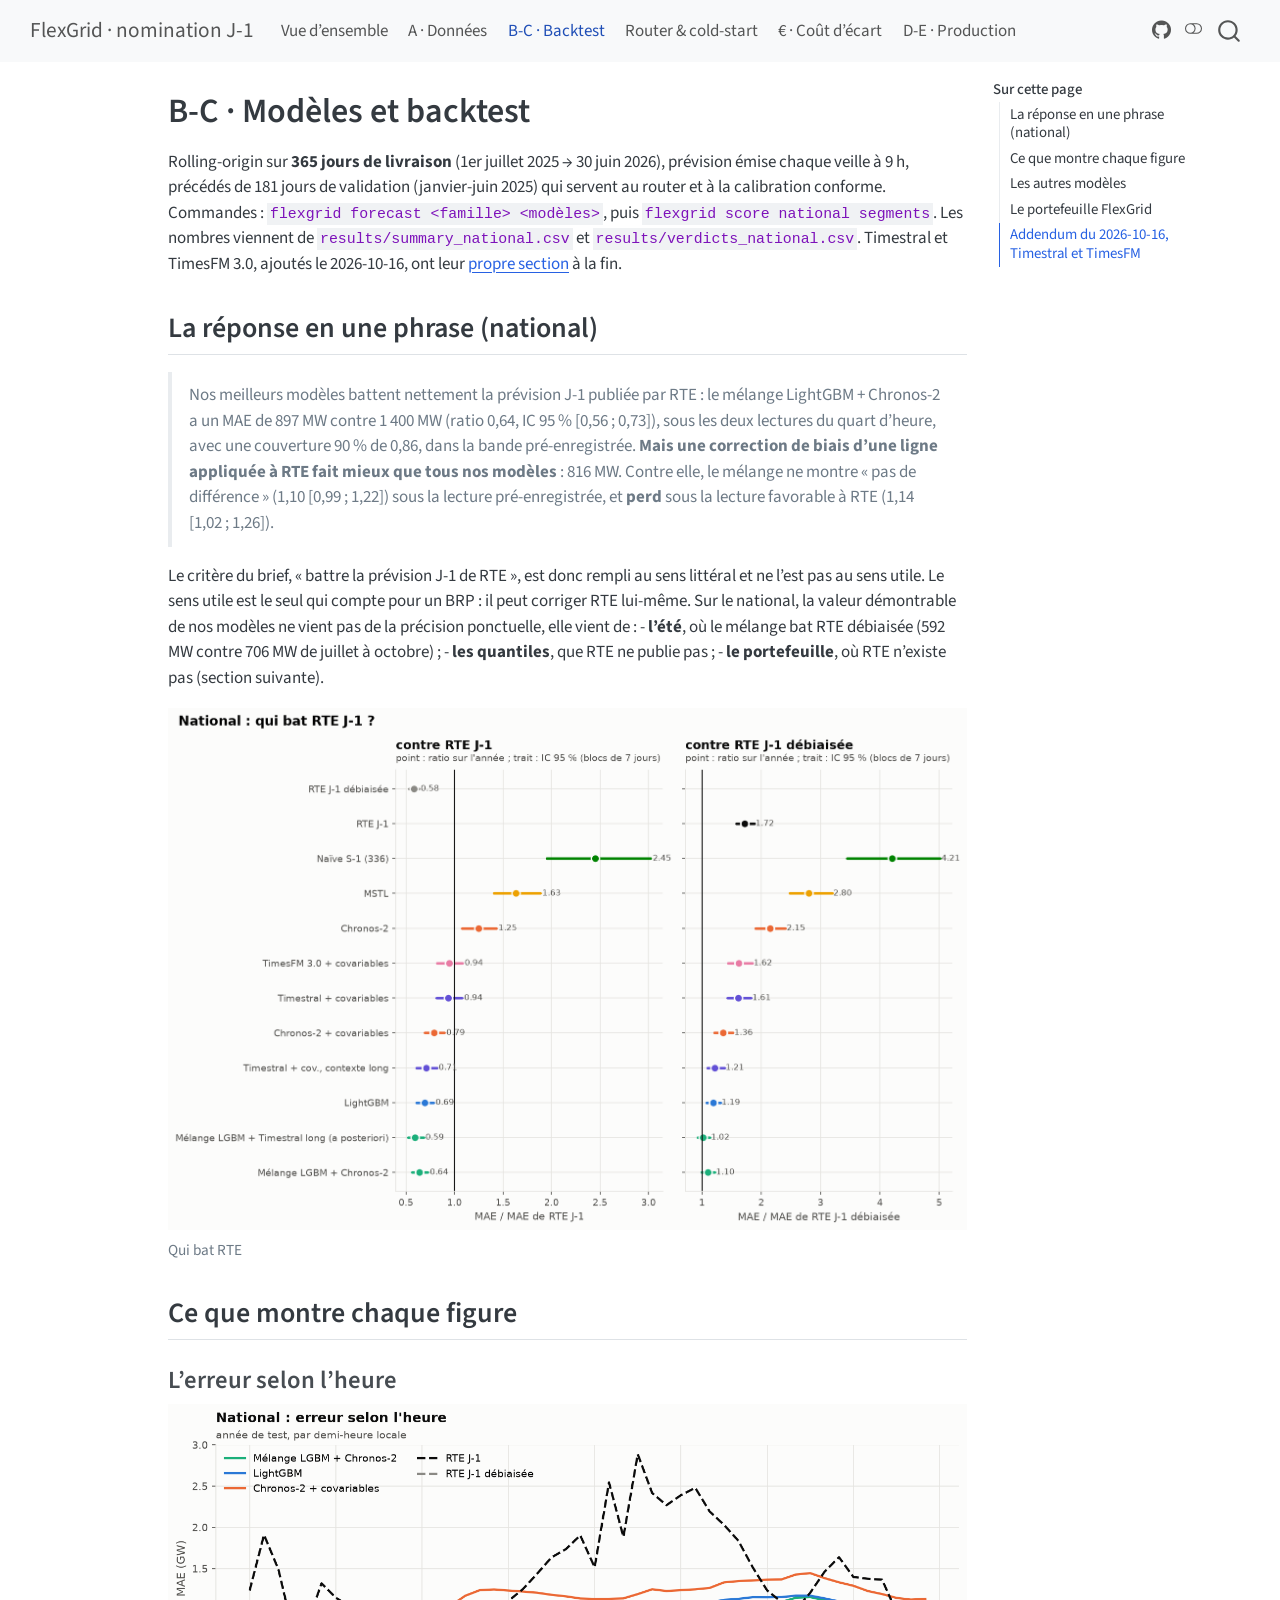
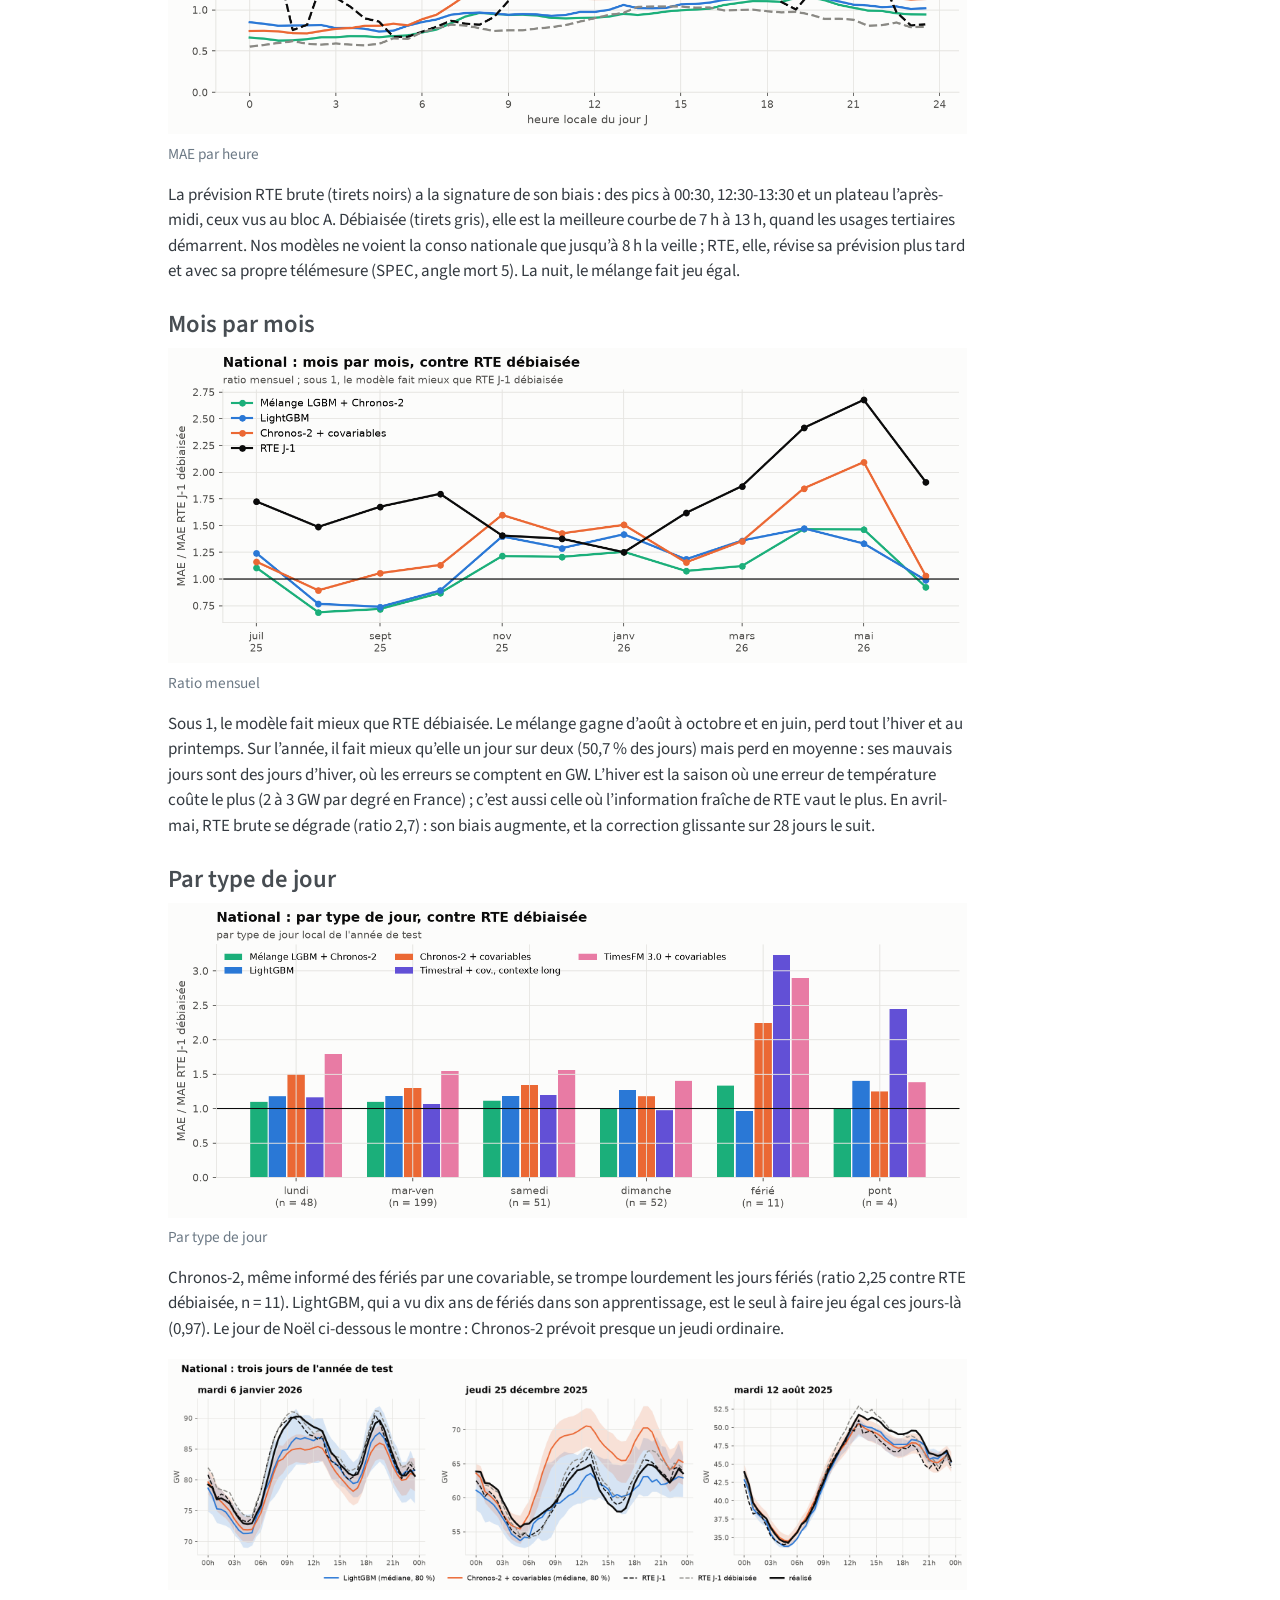
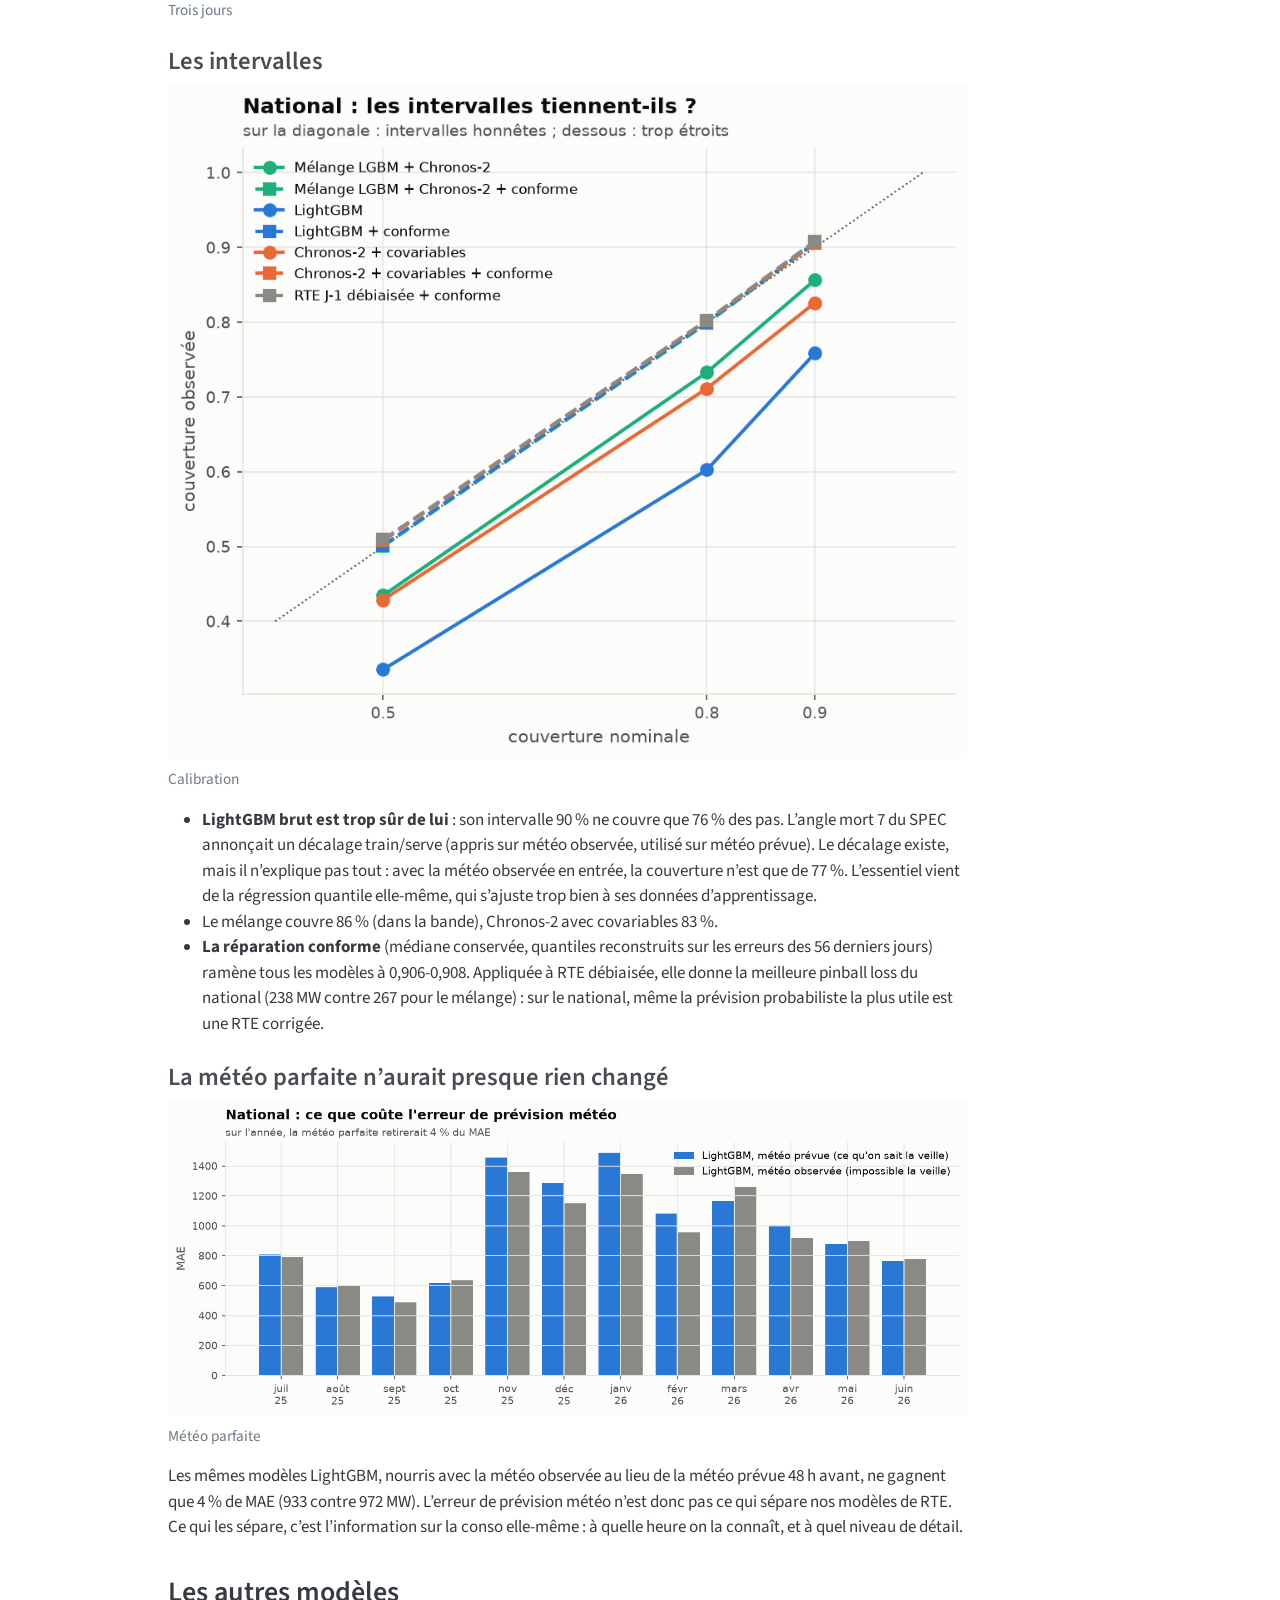
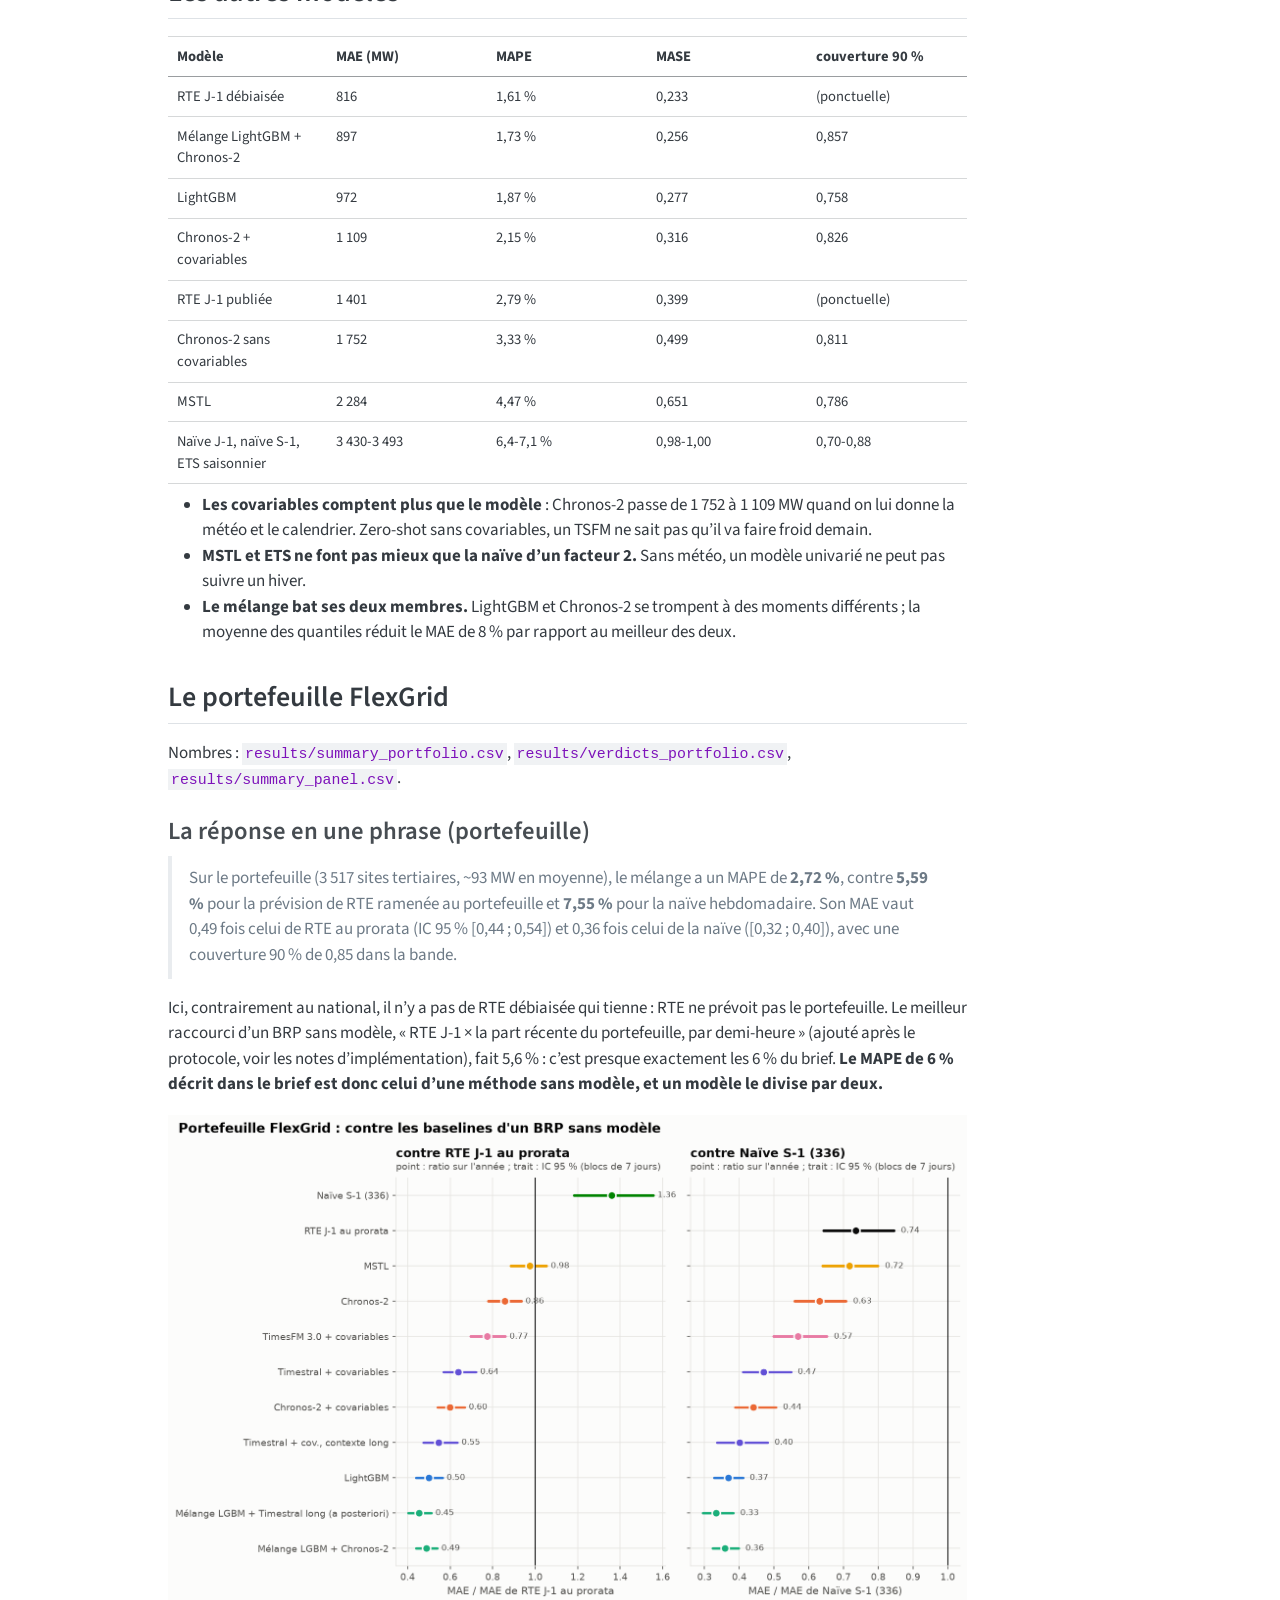
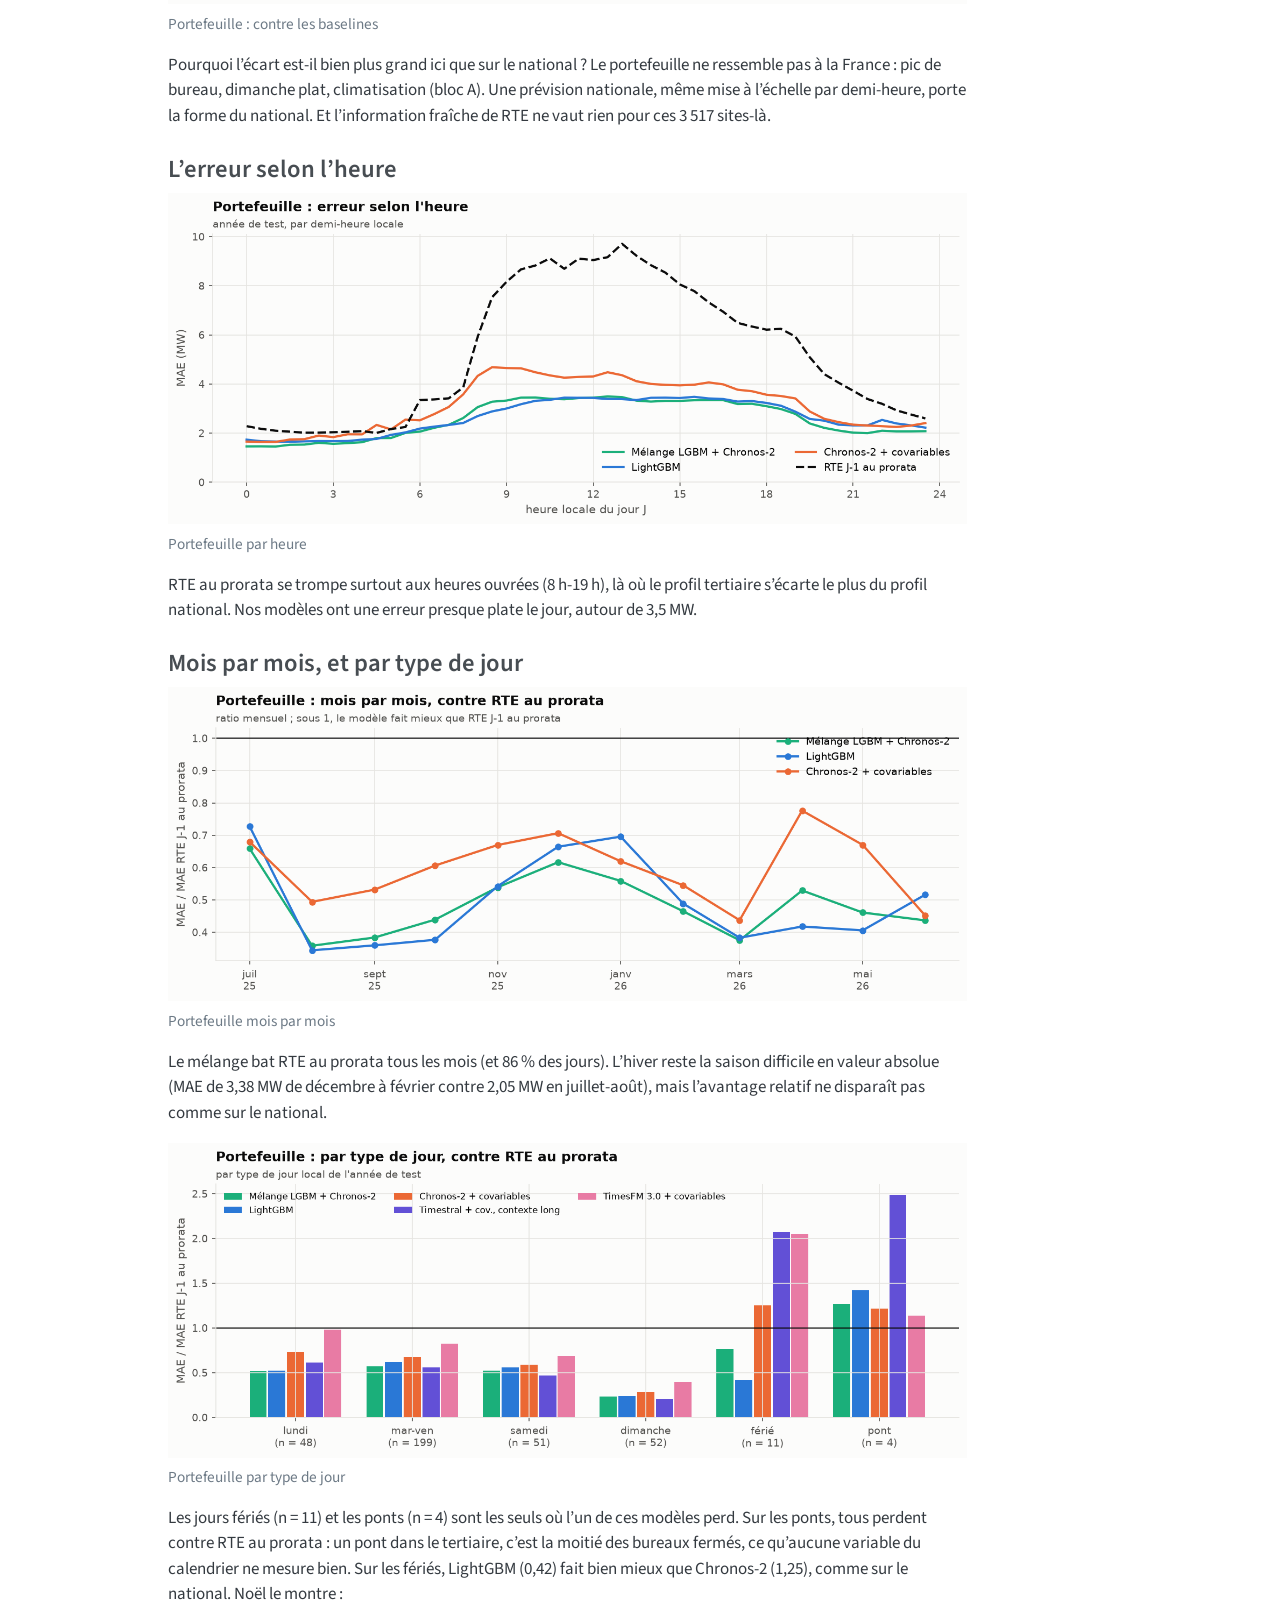
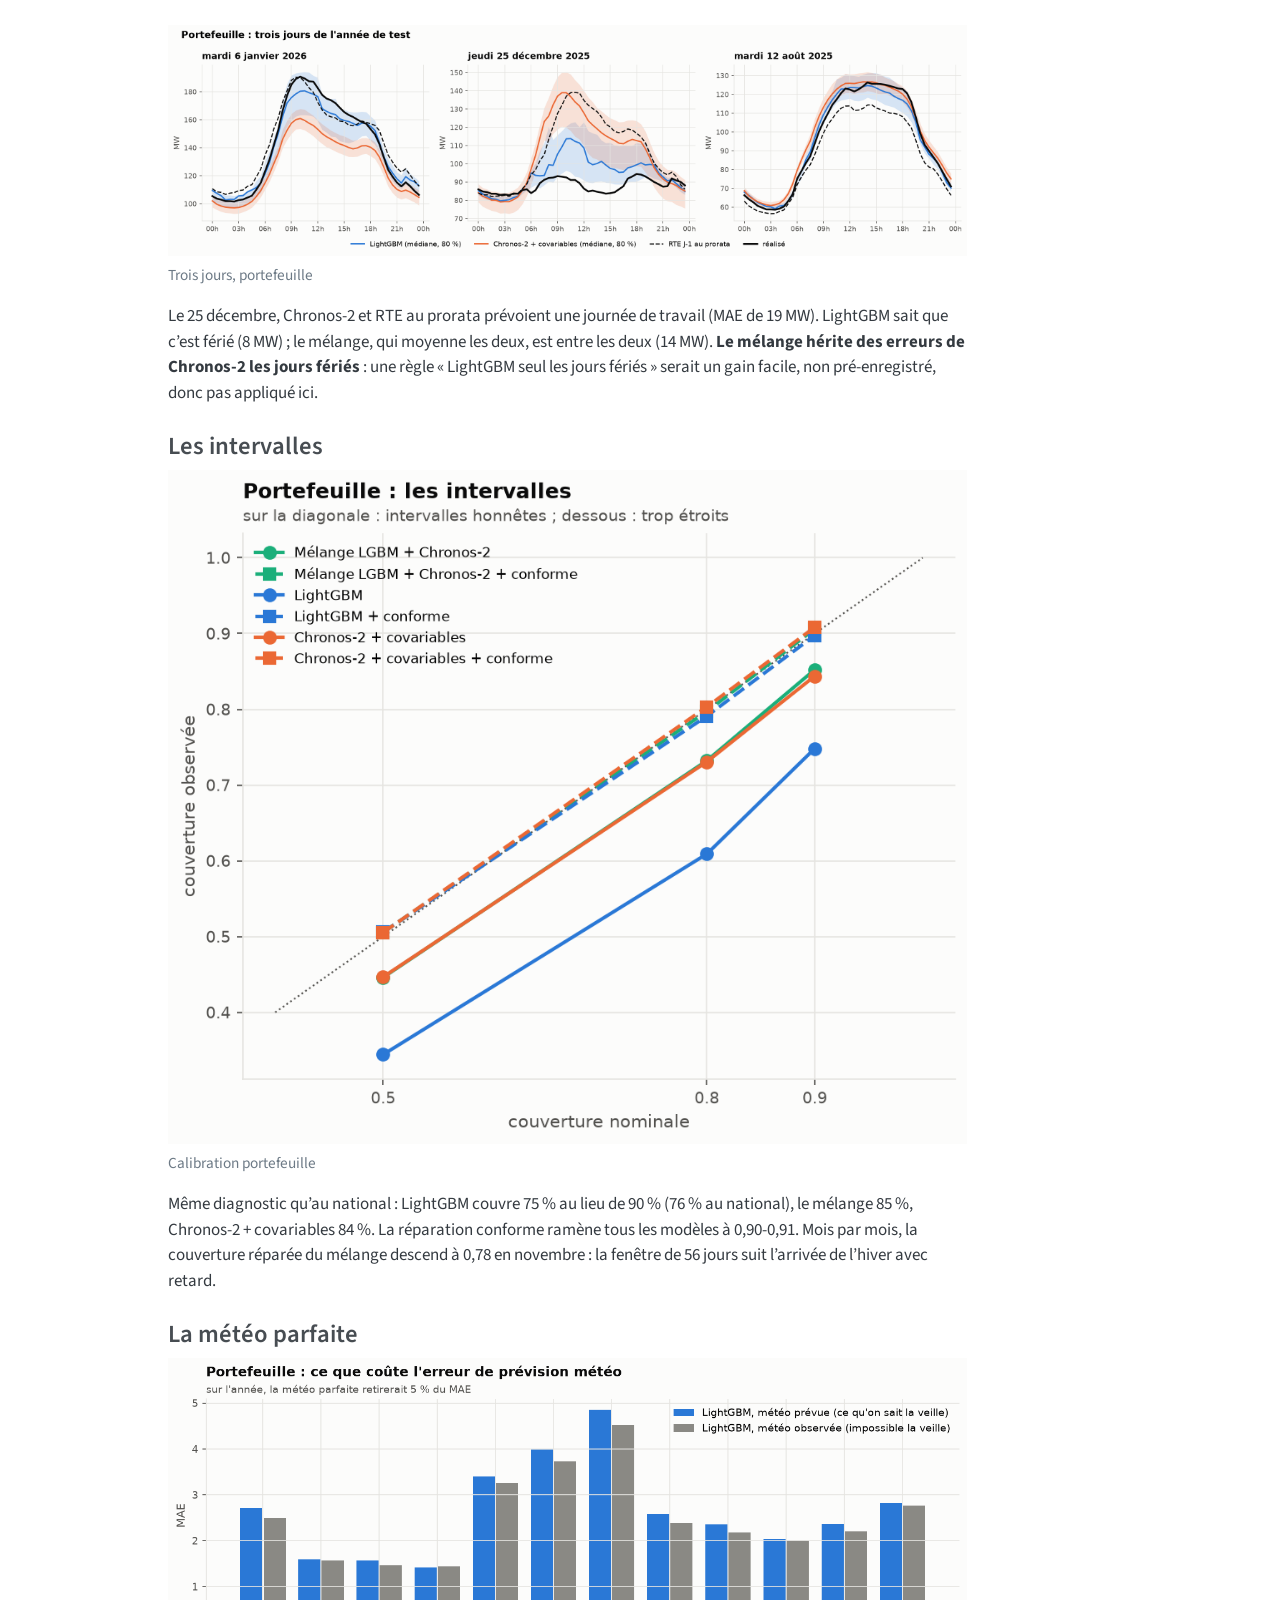
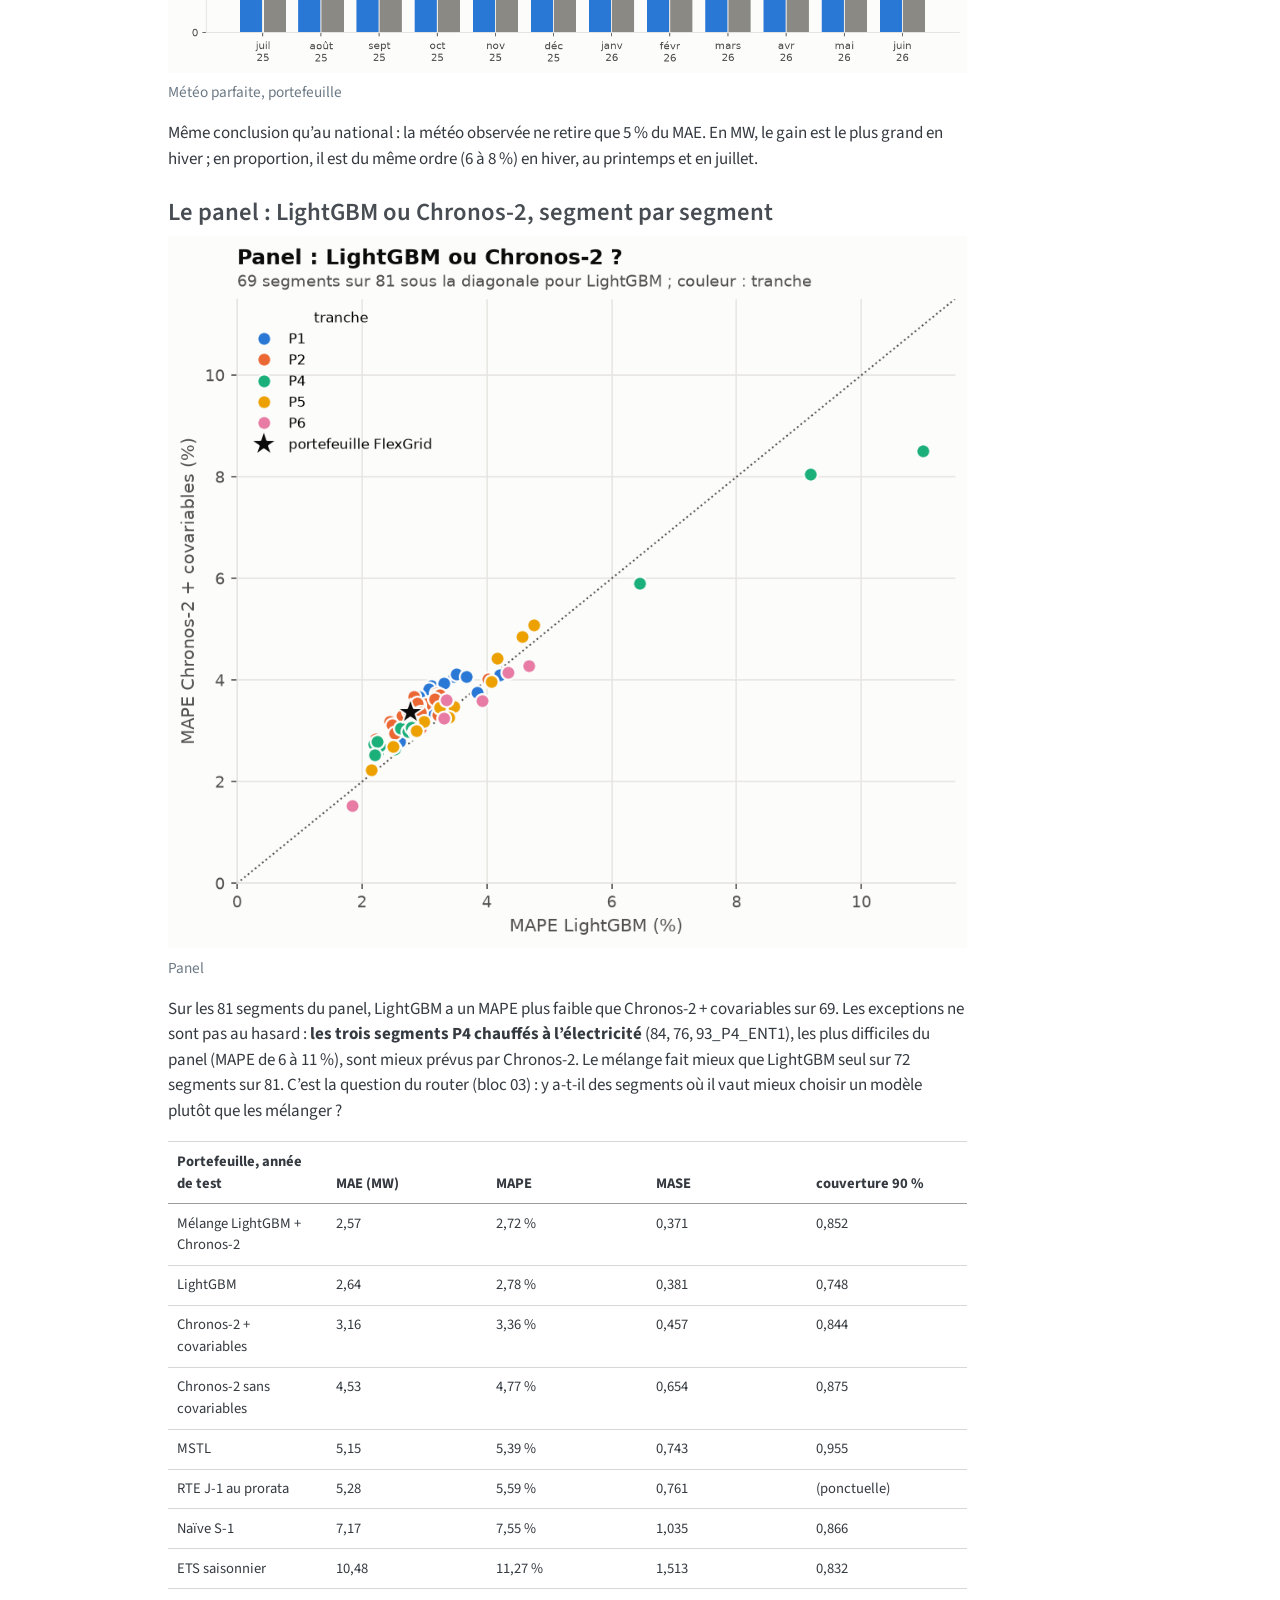
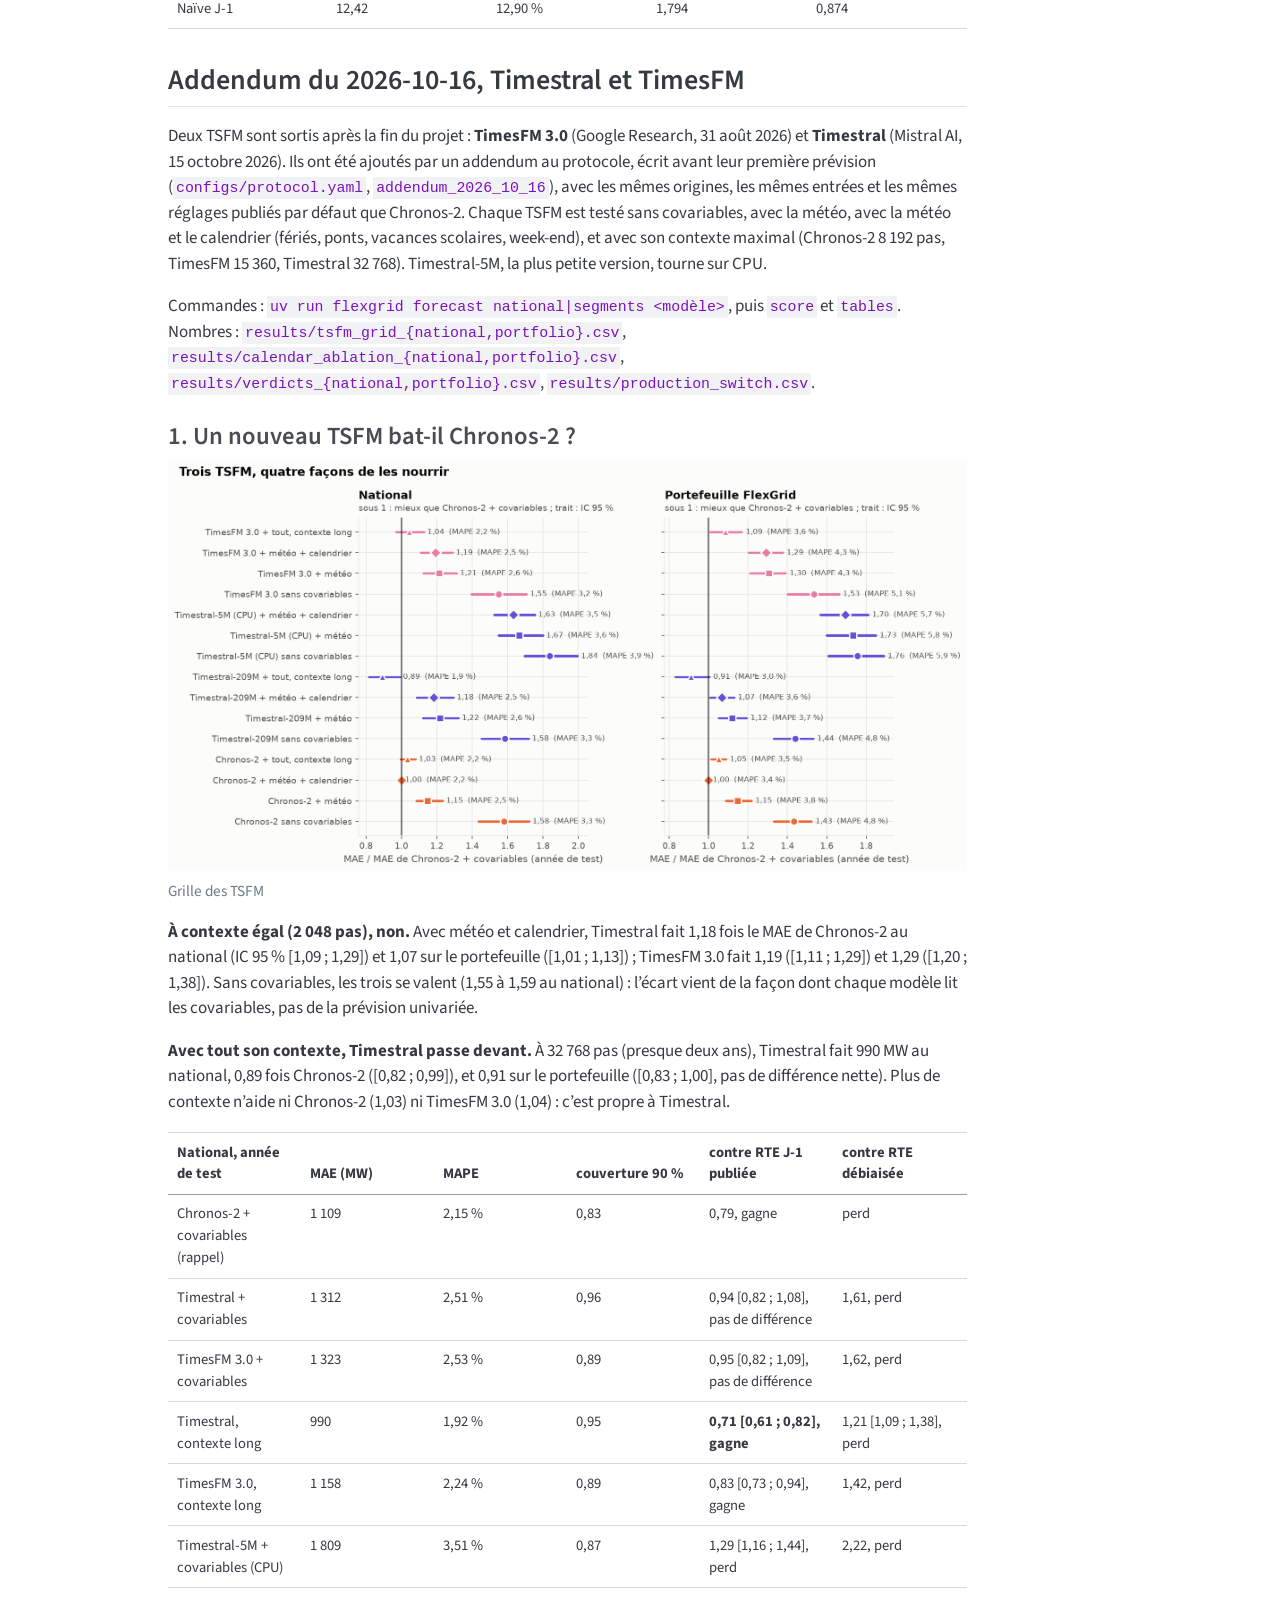
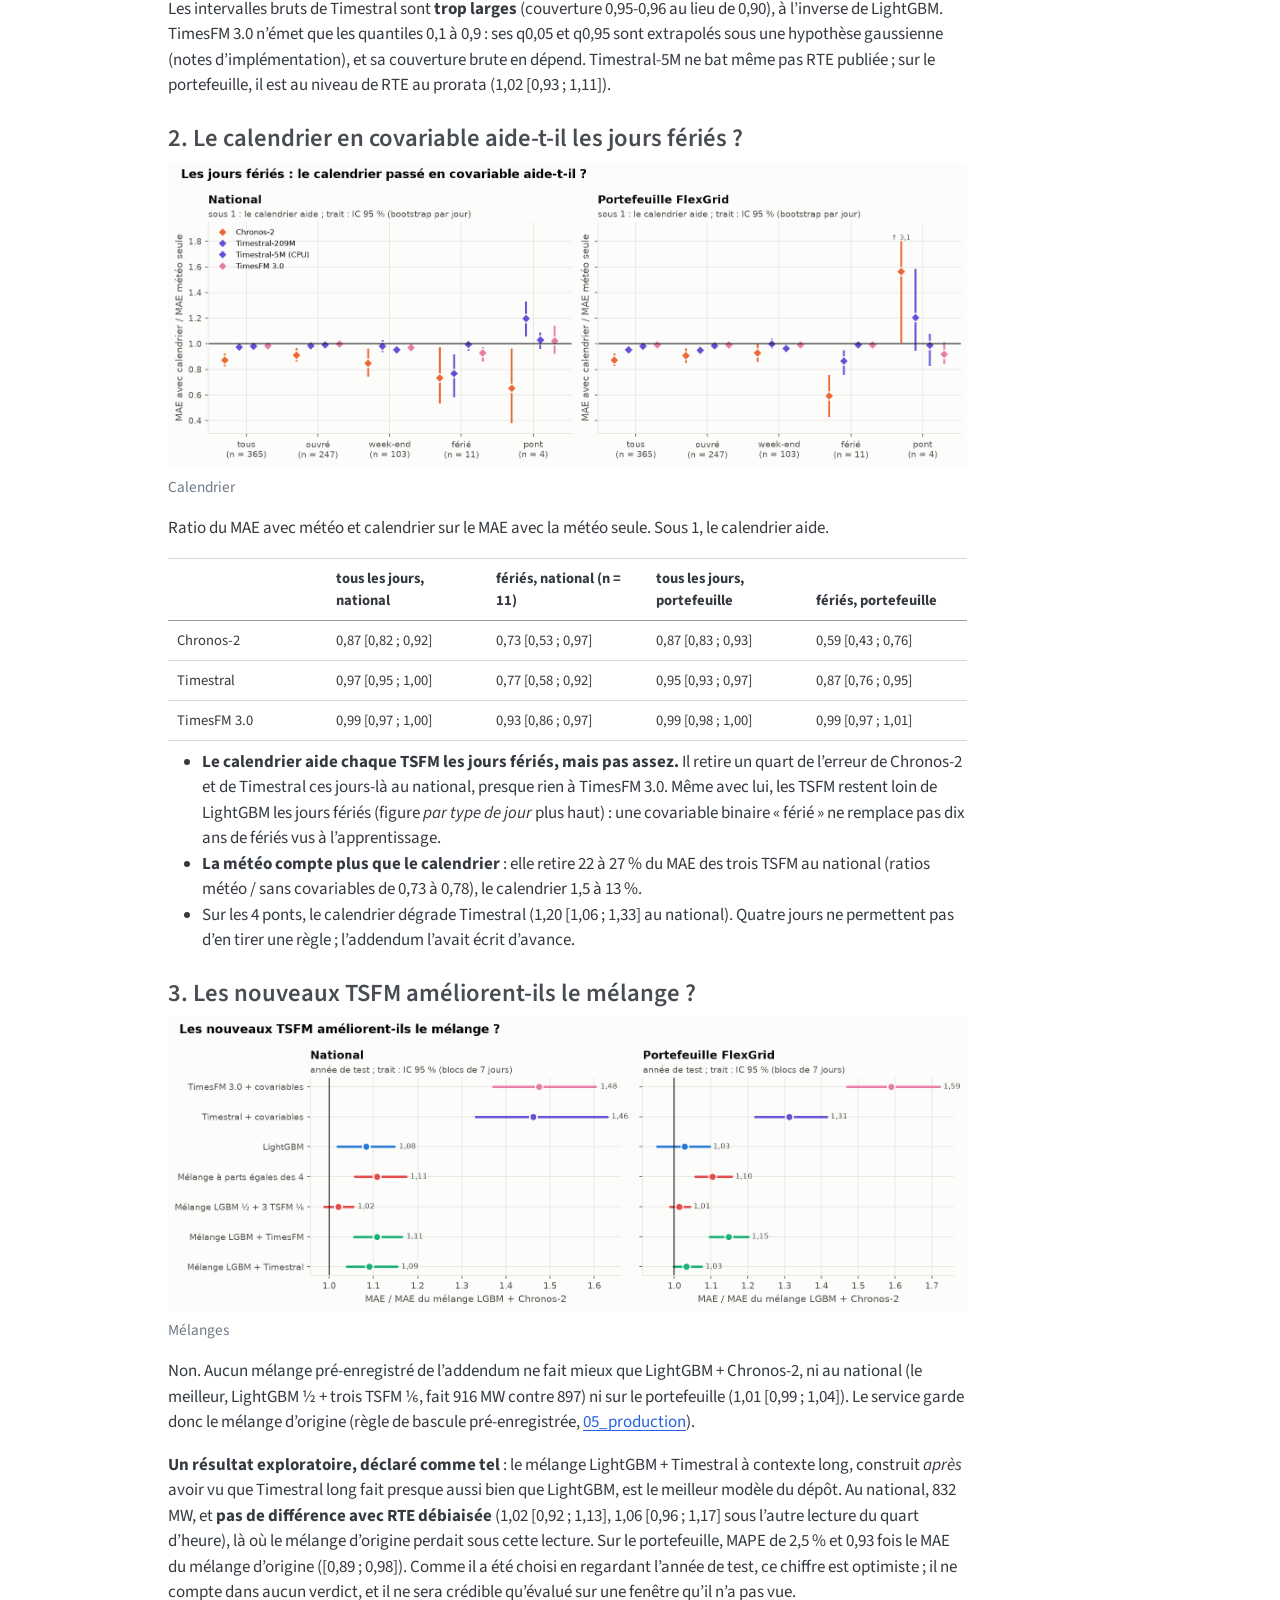
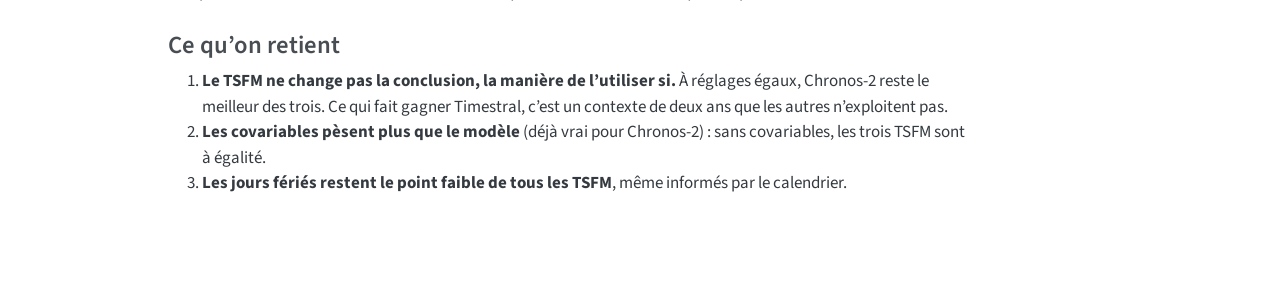
<file: docs/02_backtest.html>
<!DOCTYPE html>
<html xmlns="http://www.w3.org/1999/xhtml" lang="fr" xml:lang="fr"><head>

<meta charset="utf-8">
<meta name="generator" content="quarto-1.10.20">

<meta name="viewport" content="width=device-width, initial-scale=1.0, user-scalable=yes">


<title>B-C · Modèles et backtest – FlexGrid · nomination J-1</title>
<style>
/* Default styles provided by pandoc.
** See https://pandoc.org/MANUAL.html#variables-for-html for config info.
*/
span.smallcaps{font-variant: small-caps;}
div.columns{display: flex; gap: 1.5em;}
div.column{flex: auto;}
@media screen {
div.columns{gap: min(4vw, 1.5em);}
div.column{overflow-x: auto;}
}
div.hanging-indent{margin-left: 1.5em; text-indent: -1.5em;}
ul.task-list{list-style: none;}
ul.task-list li input[type="checkbox"] {
  width: 0.8em;
  margin: 0 0.8em 0.2em -1em; /* quarto-specific, see https://github.com/quarto-dev/quarto-cli/issues/4556 */ 
  vertical-align: middle;
}
</style>


<script src="site_libs/quarto-nav/quarto-nav.js"></script>
<script src="site_libs/quarto-nav/headroom.min.js"></script>
<script src="site_libs/clipboard/clipboard.min.js"></script>
<script src="site_libs/quarto-search/autocomplete.umd.js"></script>
<script src="site_libs/quarto-search/fuse.min.js"></script>
<script src="site_libs/quarto-search/quarto-search.js"></script>
<meta name="quarto:offset" content="./">
<script src="site_libs/quarto-html/quarto.js" type="module"></script>
<script src="site_libs/quarto-html/tabsets/tabsets.js" type="module"></script>
<script src="site_libs/quarto-html/popper.min.js"></script>
<script src="site_libs/quarto-html/tippy.umd.min.js"></script>
<script src="site_libs/quarto-html/anchor.min.js"></script>
<link href="site_libs/quarto-html/tippy.css" rel="stylesheet">
<link href="site_libs/quarto-html/quarto-syntax-highlighting-17888a1159294d3eb470f19f6f52f5a5.css" rel="stylesheet" class="quarto-color-scheme" id="quarto-text-highlighting-styles">
<link href="site_libs/quarto-html/quarto-syntax-highlighting-dark-0ae969d3293726db143f6e9eb89af930.css" rel="stylesheet" class="quarto-color-scheme quarto-color-alternate" id="quarto-text-highlighting-styles">
<link href="site_libs/quarto-html/quarto-syntax-highlighting-17888a1159294d3eb470f19f6f52f5a5.css" rel="stylesheet" class="quarto-color-scheme-extra" id="quarto-text-highlighting-styles">
<script src="site_libs/bootstrap/bootstrap.min.js"></script>
<link href="site_libs/bootstrap/bootstrap-icons.css" rel="stylesheet">
<link href="site_libs/bootstrap/bootstrap-a281386074b47efc8bec99f94613e88c.min.css" rel="stylesheet" append-hash="true" class="quarto-color-scheme" id="quarto-bootstrap" data-mode="light">
<link href="site_libs/bootstrap/bootstrap-dark-e4dc5147feb9df705dffda8cb410f976.min.css" rel="stylesheet" append-hash="true" class="quarto-color-scheme quarto-color-alternate" id="quarto-bootstrap" data-mode="dark">
<link href="site_libs/bootstrap/bootstrap-a281386074b47efc8bec99f94613e88c.min.css" rel="stylesheet" append-hash="true" class="quarto-color-scheme-extra" id="quarto-bootstrap" data-mode="light">
<script id="quarto-search-options" type="application/json">{
  "location": "navbar",
  "copy-button": false,
  "collapse-after": 3,
  "panel-placement": "end",
  "type": "overlay",
  "limit": 50,
  "keyboard-shortcut": [
    "f",
    "/",
    "s"
  ],
  "show-item-context": false,
  "language": {
    "search-no-results-text": "Pas de résultats",
    "search-matching-documents-text": "documents trouvés",
    "search-copy-link-title": "Copier le lien vers la recherche",
    "search-hide-matches-text": "Cacher les correspondances additionnelles",
    "search-more-match-text": "correspondance de plus dans ce document",
    "search-more-matches-text": "correspondances de plus dans ce document",
    "search-clear-button-title": "Effacer",
    "search-text-placeholder": "",
    "search-detached-cancel-button-title": "Annuler",
    "search-submit-button-title": "Envoyer",
    "search-label": "Recherche"
  }
}</script>


<link rel="stylesheet" href="styles.css">
</head>

<body class="nav-fixed quarto-light"><script id="quarto-html-before-body" type="application/javascript">
    const toggleBodyColorMode = (bsSheetEl) => {
      const mode = bsSheetEl.getAttribute("data-mode");
      const bodyEl = window.document.querySelector("body");
      if (mode === "dark") {
        bodyEl.classList.add("quarto-dark");
        bodyEl.classList.remove("quarto-light");
      } else {
        bodyEl.classList.add("quarto-light");
        bodyEl.classList.remove("quarto-dark");
      }
    }
    const toggleBodyColorPrimary = () => {
      const bsSheetEl = window.document.querySelector("link#quarto-bootstrap:not([rel=disabled-stylesheet])");
      if (bsSheetEl) {
        toggleBodyColorMode(bsSheetEl);
      }
    }
    const setColorSchemeToggle = (alternate) => {
      const toggles = window.document.querySelectorAll('.quarto-color-scheme-toggle');
      for (let i=0; i < toggles.length; i++) {
        const toggle = toggles[i];
        if (toggle) {
          if (alternate) {
            toggle.classList.add("alternate");
          } else {
            toggle.classList.remove("alternate");
          }
        }
      }
    };
    const toggleColorMode = (alternate) => {
      // Switch the stylesheets
      const primaryStylesheets = window.document.querySelectorAll('link.quarto-color-scheme:not(.quarto-color-alternate)');
      const alternateStylesheets = window.document.querySelectorAll('link.quarto-color-scheme.quarto-color-alternate');
      manageTransitions('#quarto-margin-sidebar .nav-link', false);
      if (alternate) {
        // note: dark is layered on light, we don't disable primary!
        enableStylesheet(alternateStylesheets);
        for (const sheetNode of alternateStylesheets) {
          if (sheetNode.id === "quarto-bootstrap") {
            toggleBodyColorMode(sheetNode);
          }
        }
      } else {
        disableStylesheet(alternateStylesheets);
        enableStylesheet(primaryStylesheets)
        toggleBodyColorPrimary();
      }
      manageTransitions('#quarto-margin-sidebar .nav-link', true);
      // Switch the toggles
      setColorSchemeToggle(alternate)
      // Hack to workaround the fact that safari doesn't
      // properly recolor the scrollbar when toggling (#1455)
      if (navigator.userAgent.indexOf('Safari') > 0 && navigator.userAgent.indexOf('Chrome') == -1) {
        manageTransitions("body", false);
        window.scrollTo(0, 1);
        setTimeout(() => {
          window.scrollTo(0, 0);
          manageTransitions("body", true);
        }, 40);
      }
    }
    const disableStylesheet = (stylesheets) => {
      for (let i=0; i < stylesheets.length; i++) {
        const stylesheet = stylesheets[i];
        stylesheet.rel = 'disabled-stylesheet';
      }
    }
    const enableStylesheet = (stylesheets) => {
      for (let i=0; i < stylesheets.length; i++) {
        const stylesheet = stylesheets[i];
        if(stylesheet.rel !== 'stylesheet') { // for Chrome, which will still FOUC without this check
          stylesheet.rel = 'stylesheet';
        }
      }
    }
    const manageTransitions = (selector, allowTransitions) => {
      const els = window.document.querySelectorAll(selector);
      for (let i=0; i < els.length; i++) {
        const el = els[i];
        if (allowTransitions) {
          el.classList.remove('notransition');
        } else {
          el.classList.add('notransition');
        }
      }
    }
    const isFileUrl = () => {
      return window.location.protocol === 'file:';
    }
    const hasAlternateSentinel = () => {
      let styleSentinel = getColorSchemeSentinel();
      if (styleSentinel !== null) {
        return styleSentinel === "alternate";
      } else {
        return false;
      }
    }
    const setStyleSentinel = (alternate) => {
      const value = alternate ? "alternate" : "default";
      if (!isFileUrl()) {
        window.localStorage.setItem("quarto-color-scheme", value);
      } else {
        localAlternateSentinel = value;
      }
    }
    const getColorSchemeSentinel = () => {
      if (!isFileUrl()) {
        const storageValue = window.localStorage.getItem("quarto-color-scheme");
        return storageValue != null ? storageValue : localAlternateSentinel;
      } else {
        return localAlternateSentinel;
      }
    }
    const toggleGiscusIfUsed = (isAlternate, darkModeDefault) => {
      const baseTheme = document.querySelector('#giscus-base-theme')?.value ?? 'light';
      const alternateTheme = document.querySelector('#giscus-alt-theme')?.value ?? 'dark';
      let newTheme = '';
      if(authorPrefersDark) {
        newTheme = isAlternate ? baseTheme : alternateTheme;
      } else {
        newTheme = isAlternate ? alternateTheme : baseTheme;
      }
      const changeGiscusTheme = () => {
        // From: https://github.com/giscus/giscus/issues/336
        const sendMessage = (message) => {
          const iframe = document.querySelector('iframe.giscus-frame');
          if (!iframe) return;
          iframe.contentWindow.postMessage({ giscus: message }, 'https://giscus.app');
        }
        sendMessage({
          setConfig: {
            theme: newTheme
          }
        });
      }
      const isGiscussLoaded = window.document.querySelector('iframe.giscus-frame') !== null;
      if (isGiscussLoaded) {
        changeGiscusTheme();
      }
    };
    const authorPrefersDark = false;
    const darkModeDefault = authorPrefersDark;
      document.querySelector('link#quarto-text-highlighting-styles.quarto-color-scheme-extra').rel = 'disabled-stylesheet';
      document.querySelector('link#quarto-bootstrap.quarto-color-scheme-extra').rel = 'disabled-stylesheet';
    let localAlternateSentinel = darkModeDefault ? 'alternate' : 'default';
    // Dark / light mode switch
    window.quartoToggleColorScheme = () => {
      // Read the current dark / light value
      let toAlternate = !hasAlternateSentinel();
      toggleColorMode(toAlternate);
      setStyleSentinel(toAlternate);
      toggleGiscusIfUsed(toAlternate, darkModeDefault);
      window.dispatchEvent(new Event('resize'));
    };
    // Switch to dark mode if need be
    if (hasAlternateSentinel()) {
      toggleColorMode(true);
    } else {
      toggleColorMode(false);
    }
  </script>

<div id="quarto-search-results"></div>
  <header id="quarto-header" class="headroom fixed-top">
    <nav class="navbar navbar-expand-lg " data-bs-theme="dark">
      <div class="navbar-container container-fluid">
      <div class="navbar-brand-container mx-auto">
    <a class="navbar-brand" href="./index.html">
    <span class="navbar-title">FlexGrid · nomination J-1</span>
    </a>
  </div>
            <div id="quarto-search" class="" title="Recherche"></div>
          <button class="navbar-toggler" type="button" data-bs-toggle="collapse" data-bs-target="#navbarCollapse" aria-controls="navbarCollapse" role="menu" aria-expanded="false" aria-label="Basculer la navigation" onclick="if (window.quartoToggleHeadroom) { window.quartoToggleHeadroom(); }">
  <span class="navbar-toggler-icon"></span>
</button>
          <div class="collapse navbar-collapse" id="navbarCollapse">
            <ul class="navbar-nav navbar-nav-scroll me-auto">
  <li class="nav-item">
    <a class="nav-link" href="./index.html"> 
<span class="menu-text">Vue d’ensemble</span></a>
  </li>  
  <li class="nav-item">
    <a class="nav-link" href="./01_donnees.html"> 
<span class="menu-text">A · Données</span></a>
  </li>  
  <li class="nav-item">
    <a class="nav-link active" href="./02_backtest.html" aria-current="page"> 
<span class="menu-text">B-C · Backtest</span></a>
  </li>  
  <li class="nav-item">
    <a class="nav-link" href="./03_router.html"> 
<span class="menu-text">Router &amp; cold-start</span></a>
  </li>  
  <li class="nav-item">
    <a class="nav-link" href="./04_cout.html"> 
<span class="menu-text">€ · Coût d’écart</span></a>
  </li>  
  <li class="nav-item">
    <a class="nav-link" href="./05_production.html"> 
<span class="menu-text">D-E · Production</span></a>
  </li>  
</ul>
            <ul class="navbar-nav navbar-nav-scroll ms-auto">
  <li class="nav-item compact">
    <a class="nav-link" href="https://github.com/gwils28/flexgrid_dayahead"> <i class="bi bi-github" role="img">
</i> 
<span class="menu-text"></span></a>
  </li>  
</ul>
          </div> <!-- /navcollapse -->
            <div class="quarto-navbar-tools">
  <a href="" class="quarto-color-scheme-toggle quarto-navigation-tool  px-1" onclick="window.quartoToggleColorScheme(); return false;" title="Basculer le mode sombre"><i class="bi"></i></a>
</div>
      </div> <!-- /container-fluid -->
    </nav>
</header>
<!-- content -->
<div id="quarto-content" class="quarto-container page-columns page-rows-contents page-layout-article page-navbar">
<!-- sidebar -->
<!-- margin-sidebar -->
    <div id="quarto-margin-sidebar" class="sidebar margin-sidebar">
        <nav id="TOC" role="doc-toc" class="toc-active">
    <h2 id="toc-title">Sur cette page</h2>
   
  <ul class="collapse">
  <li><a href="#la-réponse-en-une-phrase-national" id="toc-la-réponse-en-une-phrase-national" class="nav-link active" data-scroll-target="#la-réponse-en-une-phrase-national">La réponse en une phrase (national)</a></li>
  <li><a href="#ce-que-montre-chaque-figure" id="toc-ce-que-montre-chaque-figure" class="nav-link" data-scroll-target="#ce-que-montre-chaque-figure">Ce que montre chaque figure</a></li>
  <li><a href="#les-autres-modèles" id="toc-les-autres-modèles" class="nav-link" data-scroll-target="#les-autres-modèles">Les autres modèles</a></li>
  <li><a href="#le-portefeuille-flexgrid" id="toc-le-portefeuille-flexgrid" class="nav-link" data-scroll-target="#le-portefeuille-flexgrid">Le portefeuille FlexGrid</a></li>
  <li><a href="#addendum-du-2026-10-16-timestral-et-timesfm" id="toc-addendum-du-2026-10-16-timestral-et-timesfm" class="nav-link" data-scroll-target="#addendum-du-2026-10-16-timestral-et-timesfm">Addendum du 2026-10-16, Timestral et TimesFM</a></li>
  </ul>
</nav>
    </div>
<!-- main -->
<main class="content" id="quarto-document-content">


<header id="title-block-header" class="quarto-title-block default">
<div class="quarto-title">
<h1 class="title">B-C · Modèles et backtest</h1>
</div>



<div class="quarto-title-meta">

    
  
    
  </div>
  


</header>


<p>Rolling-origin sur <strong>365 jours de livraison</strong> (1er juillet 2025 → 30 juin 2026), prévision émise chaque veille à 9 h, précédés de 181 jours de validation (janvier-juin 2025) qui servent au router et à la calibration conforme. Commandes : <code>flexgrid forecast &lt;famille&gt; &lt;modèles&gt;</code>, puis <code>flexgrid score national segments</code>. Les nombres viennent de <code>results/summary_national.csv</code> et <code>results/verdicts_national.csv</code>. Timestral et TimesFM 3.0, ajoutés le 2026-10-16, ont leur <a href="#addendum-du-2026-10-16-timestral-et-timesfm">propre section</a> à la fin.</p>
<section id="la-réponse-en-une-phrase-national" class="level2">
<h2 class="anchored" data-anchor-id="la-réponse-en-une-phrase-national">La réponse en une phrase (national)</h2>
<blockquote class="blockquote">
<p>Nos meilleurs modèles battent nettement la prévision J-1 publiée par RTE : le mélange LightGBM + Chronos-2 a un MAE de 897 MW contre 1 400 MW (ratio 0,64, IC 95 % [0,56 ; 0,73]), sous les deux lectures du quart d’heure, avec une couverture 90 % de 0,86, dans la bande pré-enregistrée. <strong>Mais une correction de biais d’une ligne appliquée à RTE fait mieux que tous nos modèles</strong> : 816 MW. Contre elle, le mélange ne montre « pas de différence » (1,10 [0,99 ; 1,22]) sous la lecture pré-enregistrée, et <strong>perd</strong> sous la lecture favorable à RTE (1,14 [1,02 ; 1,26]).</p>
</blockquote>
<p>Le critère du brief, « battre la prévision J-1 de RTE », est donc rempli au sens littéral et ne l’est pas au sens utile. Le sens utile est le seul qui compte pour un BRP : il peut corriger RTE lui-même. Sur le national, la valeur démontrable de nos modèles ne vient pas de la précision ponctuelle, elle vient de : - <strong>l’été</strong>, où le mélange bat RTE débiaisée (592 MW contre 706 MW de juillet à octobre) ; - <strong>les quantiles</strong>, que RTE ne publie pas ; - <strong>le portefeuille</strong>, où RTE n’existe pas (section suivante).</p>
<div class="quarto-figure quarto-figure-center">
<figure class="figure">
<p><img src="figures/national_forest.png" class="img-fluid figure-img"></p>
<figcaption>Qui bat RTE</figcaption>
</figure>
</div>
</section>
<section id="ce-que-montre-chaque-figure" class="level2">
<h2 class="anchored" data-anchor-id="ce-que-montre-chaque-figure">Ce que montre chaque figure</h2>
<section id="lerreur-selon-lheure" class="level3">
<h3 class="anchored" data-anchor-id="lerreur-selon-lheure">L’erreur selon l’heure</h3>
<div class="quarto-figure quarto-figure-center">
<figure class="figure">
<p><img src="figures/national_by_hour.png" class="img-fluid figure-img"></p>
<figcaption>MAE par heure</figcaption>
</figure>
</div>
<p>La prévision RTE brute (tirets noirs) a la signature de son biais : des pics à 00:30, 12:30-13:30 et un plateau l’après-midi, ceux vus au bloc A. Débiaisée (tirets gris), elle est la meilleure courbe de 7 h à 13 h, quand les usages tertiaires démarrent. Nos modèles ne voient la conso nationale que jusqu’à 8 h la veille ; RTE, elle, révise sa prévision plus tard et avec sa propre télémesure (SPEC, angle mort 5). La nuit, le mélange fait jeu égal.</p>
</section>
<section id="mois-par-mois" class="level3">
<h3 class="anchored" data-anchor-id="mois-par-mois">Mois par mois</h3>
<div class="quarto-figure quarto-figure-center">
<figure class="figure">
<p><img src="figures/national_monthly.png" class="img-fluid figure-img"></p>
<figcaption>Ratio mensuel</figcaption>
</figure>
</div>
<p>Sous 1, le modèle fait mieux que RTE débiaisée. Le mélange gagne d’août à octobre et en juin, perd tout l’hiver et au printemps. Sur l’année, il fait mieux qu’elle un jour sur deux (50,7 % des jours) mais perd en moyenne : ses mauvais jours sont des jours d’hiver, où les erreurs se comptent en GW. L’hiver est la saison où une erreur de température coûte le plus (2 à 3 GW par degré en France) ; c’est aussi celle où l’information fraîche de RTE vaut le plus. En avril-mai, RTE brute se dégrade (ratio 2,7) : son biais augmente, et la correction glissante sur 28 jours le suit.</p>
</section>
<section id="par-type-de-jour" class="level3">
<h3 class="anchored" data-anchor-id="par-type-de-jour">Par type de jour</h3>
<div class="quarto-figure quarto-figure-center">
<figure class="figure">
<p><img src="figures/national_day_types.png" class="img-fluid figure-img"></p>
<figcaption>Par type de jour</figcaption>
</figure>
</div>
<p>Chronos-2, même informé des fériés par une covariable, se trompe lourdement les jours fériés (ratio 2,25 contre RTE débiaisée, n = 11). LightGBM, qui a vu dix ans de fériés dans son apprentissage, est le seul à faire jeu égal ces jours-là (0,97). Le jour de Noël ci-dessous le montre : Chronos-2 prévoit presque un jeudi ordinaire.</p>
<div class="quarto-figure quarto-figure-center">
<figure class="figure">
<p><img src="figures/national_fans.png" class="img-fluid figure-img"></p>
<figcaption>Trois jours</figcaption>
</figure>
</div>
</section>
<section id="les-intervalles" class="level3">
<h3 class="anchored" data-anchor-id="les-intervalles">Les intervalles</h3>
<div class="quarto-figure quarto-figure-center">
<figure class="figure">
<p><img src="figures/national_calibration.png" class="img-fluid figure-img"></p>
<figcaption>Calibration</figcaption>
</figure>
</div>
<ul>
<li><strong>LightGBM brut est trop sûr de lui</strong> : son intervalle 90 % ne couvre que 76 % des pas. L’angle mort 7 du SPEC annonçait un décalage train/serve (appris sur météo observée, utilisé sur météo prévue). Le décalage existe, mais il n’explique pas tout : avec la météo observée en entrée, la couverture n’est que de 77 %. L’essentiel vient de la régression quantile elle-même, qui s’ajuste trop bien à ses données d’apprentissage.</li>
<li>Le mélange couvre 86 % (dans la bande), Chronos-2 avec covariables 83 %.</li>
<li><strong>La réparation conforme</strong> (médiane conservée, quantiles reconstruits sur les erreurs des 56 derniers jours) ramène tous les modèles à 0,906-0,908. Appliquée à RTE débiaisée, elle donne la meilleure pinball loss du national (238 MW contre 267 pour le mélange) : sur le national, même la prévision probabiliste la plus utile est une RTE corrigée.</li>
</ul>
</section>
<section id="la-météo-parfaite-naurait-presque-rien-changé" class="level3">
<h3 class="anchored" data-anchor-id="la-météo-parfaite-naurait-presque-rien-changé">La météo parfaite n’aurait presque rien changé</h3>
<div class="quarto-figure quarto-figure-center">
<figure class="figure">
<p><img src="figures/national_oracle_weather.png" class="img-fluid figure-img"></p>
<figcaption>Météo parfaite</figcaption>
</figure>
</div>
<p>Les mêmes modèles LightGBM, nourris avec la météo observée au lieu de la météo prévue 48 h avant, ne gagnent que 4 % de MAE (933 contre 972 MW). L’erreur de prévision météo n’est donc pas ce qui sépare nos modèles de RTE. Ce qui les sépare, c’est l’information sur la conso elle-même : à quelle heure on la connaît, et à quel niveau de détail.</p>
</section>
</section>
<section id="les-autres-modèles" class="level2">
<h2 class="anchored" data-anchor-id="les-autres-modèles">Les autres modèles</h2>
<table class="caption-top table">
<colgroup>
<col style="width: 20%">
<col style="width: 20%">
<col style="width: 20%">
<col style="width: 20%">
<col style="width: 20%">
</colgroup>
<thead>
<tr class="header">
<th>Modèle</th>
<th>MAE (MW)</th>
<th>MAPE</th>
<th>MASE</th>
<th>couverture 90 %</th>
</tr>
</thead>
<tbody>
<tr class="odd">
<td>RTE J-1 débiaisée</td>
<td>816</td>
<td>1,61 %</td>
<td>0,233</td>
<td>(ponctuelle)</td>
</tr>
<tr class="even">
<td>Mélange LightGBM + Chronos-2</td>
<td>897</td>
<td>1,73 %</td>
<td>0,256</td>
<td>0,857</td>
</tr>
<tr class="odd">
<td>LightGBM</td>
<td>972</td>
<td>1,87 %</td>
<td>0,277</td>
<td>0,758</td>
</tr>
<tr class="even">
<td>Chronos-2 + covariables</td>
<td>1 109</td>
<td>2,15 %</td>
<td>0,316</td>
<td>0,826</td>
</tr>
<tr class="odd">
<td>RTE J-1 publiée</td>
<td>1 401</td>
<td>2,79 %</td>
<td>0,399</td>
<td>(ponctuelle)</td>
</tr>
<tr class="even">
<td>Chronos-2 sans covariables</td>
<td>1 752</td>
<td>3,33 %</td>
<td>0,499</td>
<td>0,811</td>
</tr>
<tr class="odd">
<td>MSTL</td>
<td>2 284</td>
<td>4,47 %</td>
<td>0,651</td>
<td>0,786</td>
</tr>
<tr class="even">
<td>Naïve J-1, naïve S-1, ETS saisonnier</td>
<td>3 430-3 493</td>
<td>6,4-7,1 %</td>
<td>0,98-1,00</td>
<td>0,70-0,88</td>
</tr>
</tbody>
</table>
<ul>
<li><strong>Les covariables comptent plus que le modèle</strong> : Chronos-2 passe de 1 752 à 1 109 MW quand on lui donne la météo et le calendrier. Zero-shot sans covariables, un TSFM ne sait pas qu’il va faire froid demain.</li>
<li><strong>MSTL et ETS ne font pas mieux que la naïve d’un facteur 2.</strong> Sans météo, un modèle univarié ne peut pas suivre un hiver.</li>
<li><strong>Le mélange bat ses deux membres.</strong> LightGBM et Chronos-2 se trompent à des moments différents ; la moyenne des quantiles réduit le MAE de 8 % par rapport au meilleur des deux.</li>
</ul>
</section>
<section id="le-portefeuille-flexgrid" class="level2">
<h2 class="anchored" data-anchor-id="le-portefeuille-flexgrid">Le portefeuille FlexGrid</h2>
<p>Nombres : <code>results/summary_portfolio.csv</code>, <code>results/verdicts_portfolio.csv</code>, <code>results/summary_panel.csv</code>.</p>
<section id="la-réponse-en-une-phrase-portefeuille" class="level3">
<h3 class="anchored" data-anchor-id="la-réponse-en-une-phrase-portefeuille">La réponse en une phrase (portefeuille)</h3>
<blockquote class="blockquote">
<p>Sur le portefeuille (3 517 sites tertiaires, ~93 MW en moyenne), le mélange a un MAPE de <strong>2,72 %</strong>, contre <strong>5,59 %</strong> pour la prévision de RTE ramenée au portefeuille et <strong>7,55 %</strong> pour la naïve hebdomadaire. Son MAE vaut 0,49 fois celui de RTE au prorata (IC 95 % [0,44 ; 0,54]) et 0,36 fois celui de la naïve ([0,32 ; 0,40]), avec une couverture 90 % de 0,85 dans la bande.</p>
</blockquote>
<p>Ici, contrairement au national, il n’y a pas de RTE débiaisée qui tienne : RTE ne prévoit pas le portefeuille. Le meilleur raccourci d’un BRP sans modèle, « RTE J-1 × la part récente du portefeuille, par demi-heure » (ajouté après le protocole, voir les notes d’implémentation), fait 5,6 % : c’est presque exactement les 6 % du brief. <strong>Le MAPE de 6 % décrit dans le brief est donc celui d’une méthode sans modèle, et un modèle le divise par deux.</strong></p>
<div class="quarto-figure quarto-figure-center">
<figure class="figure">
<p><img src="figures/portfolio_forest.png" class="img-fluid figure-img"></p>
<figcaption>Portefeuille : contre les baselines</figcaption>
</figure>
</div>
<p>Pourquoi l’écart est-il bien plus grand ici que sur le national ? Le portefeuille ne ressemble pas à la France : pic de bureau, dimanche plat, climatisation (bloc A). Une prévision nationale, même mise à l’échelle par demi-heure, porte la forme du national. Et l’information fraîche de RTE ne vaut rien pour ces 3 517 sites-là.</p>
</section>
<section id="lerreur-selon-lheure-1" class="level3">
<h3 class="anchored" data-anchor-id="lerreur-selon-lheure-1">L’erreur selon l’heure</h3>
<div class="quarto-figure quarto-figure-center">
<figure class="figure">
<p><img src="figures/portfolio_by_hour.png" class="img-fluid figure-img"></p>
<figcaption>Portefeuille par heure</figcaption>
</figure>
</div>
<p>RTE au prorata se trompe surtout aux heures ouvrées (8 h-19 h), là où le profil tertiaire s’écarte le plus du profil national. Nos modèles ont une erreur presque plate le jour, autour de 3,5 MW.</p>
</section>
<section id="mois-par-mois-et-par-type-de-jour" class="level3">
<h3 class="anchored" data-anchor-id="mois-par-mois-et-par-type-de-jour">Mois par mois, et par type de jour</h3>
<div class="quarto-figure quarto-figure-center">
<figure class="figure">
<p><img src="figures/portfolio_monthly.png" class="img-fluid figure-img"></p>
<figcaption>Portefeuille mois par mois</figcaption>
</figure>
</div>
<p>Le mélange bat RTE au prorata tous les mois (et 86 % des jours). L’hiver reste la saison difficile en valeur absolue (MAE de 3,38 MW de décembre à février contre 2,05 MW en juillet-août), mais l’avantage relatif ne disparaît pas comme sur le national.</p>
<div class="quarto-figure quarto-figure-center">
<figure class="figure">
<p><img src="figures/portfolio_day_types.png" class="img-fluid figure-img"></p>
<figcaption>Portefeuille par type de jour</figcaption>
</figure>
</div>
<p>Les jours fériés (n = 11) et les ponts (n = 4) sont les seuls où l’un de ces modèles perd. Sur les ponts, tous perdent contre RTE au prorata : un pont dans le tertiaire, c’est la moitié des bureaux fermés, ce qu’aucune variable du calendrier ne mesure bien. Sur les fériés, LightGBM (0,42) fait bien mieux que Chronos-2 (1,25), comme sur le national. Noël le montre :</p>
<div class="quarto-figure quarto-figure-center">
<figure class="figure">
<p><img src="figures/portfolio_fans.png" class="img-fluid figure-img"></p>
<figcaption>Trois jours, portefeuille</figcaption>
</figure>
</div>
<p>Le 25 décembre, Chronos-2 et RTE au prorata prévoient une journée de travail (MAE de 19 MW). LightGBM sait que c’est férié (8 MW) ; le mélange, qui moyenne les deux, est entre les deux (14 MW). <strong>Le mélange hérite des erreurs de Chronos-2 les jours fériés</strong> : une règle « LightGBM seul les jours fériés » serait un gain facile, non pré-enregistré, donc pas appliqué ici.</p>
</section>
<section id="les-intervalles-1" class="level3">
<h3 class="anchored" data-anchor-id="les-intervalles-1">Les intervalles</h3>
<div class="quarto-figure quarto-figure-center">
<figure class="figure">
<p><img src="figures/portfolio_calibration.png" class="img-fluid figure-img"></p>
<figcaption>Calibration portefeuille</figcaption>
</figure>
</div>
<p>Même diagnostic qu’au national : LightGBM couvre 75 % au lieu de 90 % (76 % au national), le mélange 85 %, Chronos-2 + covariables 84 %. La réparation conforme ramène tous les modèles à 0,90-0,91. Mois par mois, la couverture réparée du mélange descend à 0,78 en novembre : la fenêtre de 56 jours suit l’arrivée de l’hiver avec retard.</p>
</section>
<section id="la-météo-parfaite" class="level3">
<h3 class="anchored" data-anchor-id="la-météo-parfaite">La météo parfaite</h3>
<div class="quarto-figure quarto-figure-center">
<figure class="figure">
<p><img src="figures/portfolio_oracle_weather.png" class="img-fluid figure-img"></p>
<figcaption>Météo parfaite, portefeuille</figcaption>
</figure>
</div>
<p>Même conclusion qu’au national : la météo observée ne retire que 5 % du MAE. En MW, le gain est le plus grand en hiver ; en proportion, il est du même ordre (6 à 8 %) en hiver, au printemps et en juillet.</p>
</section>
<section id="le-panel-lightgbm-ou-chronos-2-segment-par-segment" class="level3">
<h3 class="anchored" data-anchor-id="le-panel-lightgbm-ou-chronos-2-segment-par-segment">Le panel : LightGBM ou Chronos-2, segment par segment</h3>
<div class="quarto-figure quarto-figure-center">
<figure class="figure">
<p><img src="figures/panel_lgbm_vs_chronos.png" class="img-fluid figure-img"></p>
<figcaption>Panel</figcaption>
</figure>
</div>
<p>Sur les 81 segments du panel, LightGBM a un MAPE plus faible que Chronos-2 + covariables sur 69. Les exceptions ne sont pas au hasard : <strong>les trois segments P4 chauffés à l’électricité</strong> (84, 76, 93_P4_ENT1), les plus difficiles du panel (MAPE de 6 à 11 %), sont mieux prévus par Chronos-2. Le mélange fait mieux que LightGBM seul sur 72 segments sur 81. C’est la question du router (bloc 03) : y a-t-il des segments où il vaut mieux choisir un modèle plutôt que les mélanger ?</p>
<table class="caption-top table">
<colgroup>
<col style="width: 20%">
<col style="width: 20%">
<col style="width: 20%">
<col style="width: 20%">
<col style="width: 20%">
</colgroup>
<thead>
<tr class="header">
<th>Portefeuille, année de test</th>
<th>MAE (MW)</th>
<th>MAPE</th>
<th>MASE</th>
<th>couverture 90 %</th>
</tr>
</thead>
<tbody>
<tr class="odd">
<td>Mélange LightGBM + Chronos-2</td>
<td>2,57</td>
<td>2,72 %</td>
<td>0,371</td>
<td>0,852</td>
</tr>
<tr class="even">
<td>LightGBM</td>
<td>2,64</td>
<td>2,78 %</td>
<td>0,381</td>
<td>0,748</td>
</tr>
<tr class="odd">
<td>Chronos-2 + covariables</td>
<td>3,16</td>
<td>3,36 %</td>
<td>0,457</td>
<td>0,844</td>
</tr>
<tr class="even">
<td>Chronos-2 sans covariables</td>
<td>4,53</td>
<td>4,77 %</td>
<td>0,654</td>
<td>0,875</td>
</tr>
<tr class="odd">
<td>MSTL</td>
<td>5,15</td>
<td>5,39 %</td>
<td>0,743</td>
<td>0,955</td>
</tr>
<tr class="even">
<td>RTE J-1 au prorata</td>
<td>5,28</td>
<td>5,59 %</td>
<td>0,761</td>
<td>(ponctuelle)</td>
</tr>
<tr class="odd">
<td>Naïve S-1</td>
<td>7,17</td>
<td>7,55 %</td>
<td>1,035</td>
<td>0,866</td>
</tr>
<tr class="even">
<td>ETS saisonnier</td>
<td>10,48</td>
<td>11,27 %</td>
<td>1,513</td>
<td>0,832</td>
</tr>
<tr class="odd">
<td>Naïve J-1</td>
<td>12,42</td>
<td>12,90 %</td>
<td>1,794</td>
<td>0,874</td>
</tr>
</tbody>
</table>
</section>
</section>
<section id="addendum-du-2026-10-16-timestral-et-timesfm" class="level2">
<h2 class="anchored" data-anchor-id="addendum-du-2026-10-16-timestral-et-timesfm">Addendum du 2026-10-16, Timestral et TimesFM</h2>
<p>Deux TSFM sont sortis après la fin du projet : <strong>TimesFM 3.0</strong> (Google Research, 31 août 2026) et <strong>Timestral</strong> (Mistral AI, 15 octobre 2026). Ils ont été ajoutés par un addendum au protocole, écrit avant leur première prévision (<code>configs/protocol.yaml</code>, <code>addendum_2026_10_16</code>), avec les mêmes origines, les mêmes entrées et les mêmes réglages publiés par défaut que Chronos-2. Chaque TSFM est testé sans covariables, avec la météo, avec la météo et le calendrier (fériés, ponts, vacances scolaires, week-end), et avec son contexte maximal (Chronos-2 8 192 pas, TimesFM 15 360, Timestral 32 768). Timestral-5M, la plus petite version, tourne sur CPU.</p>
<p>Commandes : <code>uv run flexgrid forecast national|segments &lt;modèle&gt;</code>, puis <code>score</code> et <code>tables</code>. Nombres : <code>results/tsfm_grid_{national,portfolio}.csv</code>, <code>results/calendar_ablation_{national,portfolio}.csv</code>, <code>results/verdicts_{national,portfolio}.csv</code>, <code>results/production_switch.csv</code>.</p>
<section id="un-nouveau-tsfm-bat-il-chronos-2" class="level3">
<h3 class="anchored" data-anchor-id="un-nouveau-tsfm-bat-il-chronos-2">1. Un nouveau TSFM bat-il Chronos-2 ?</h3>
<div class="quarto-figure quarto-figure-center">
<figure class="figure">
<p><img src="figures/tsfm_grid.png" class="img-fluid figure-img"></p>
<figcaption>Grille des TSFM</figcaption>
</figure>
</div>
<p><strong>À contexte égal (2 048 pas), non.</strong> Avec météo et calendrier, Timestral fait 1,18 fois le MAE de Chronos-2 au national (IC 95 % [1,09 ; 1,29]) et 1,07 sur le portefeuille ([1,01 ; 1,13]) ; TimesFM 3.0 fait 1,19 ([1,11 ; 1,29]) et 1,29 ([1,20 ; 1,38]). Sans covariables, les trois se valent (1,55 à 1,59 au national) : l’écart vient de la façon dont chaque modèle lit les covariables, pas de la prévision univariée.</p>
<p><strong>Avec tout son contexte, Timestral passe devant.</strong> À 32 768 pas (presque deux ans), Timestral fait 990 MW au national, 0,89 fois Chronos-2 ([0,82 ; 0,99]), et 0,91 sur le portefeuille ([0,83 ; 1,00], pas de différence nette). Plus de contexte n’aide ni Chronos-2 (1,03) ni TimesFM 3.0 (1,04) : c’est propre à Timestral.</p>
<table class="caption-top table">
<colgroup>
<col style="width: 16%">
<col style="width: 16%">
<col style="width: 16%">
<col style="width: 16%">
<col style="width: 16%">
<col style="width: 16%">
</colgroup>
<thead>
<tr class="header">
<th>National, année de test</th>
<th>MAE (MW)</th>
<th>MAPE</th>
<th>couverture 90 %</th>
<th>contre RTE J-1 publiée</th>
<th>contre RTE débiaisée</th>
</tr>
</thead>
<tbody>
<tr class="odd">
<td>Chronos-2 + covariables (rappel)</td>
<td>1 109</td>
<td>2,15 %</td>
<td>0,83</td>
<td>0,79, gagne</td>
<td>perd</td>
</tr>
<tr class="even">
<td>Timestral + covariables</td>
<td>1 312</td>
<td>2,51 %</td>
<td>0,96</td>
<td>0,94 [0,82 ; 1,08], pas de différence</td>
<td>1,61, perd</td>
</tr>
<tr class="odd">
<td>TimesFM 3.0 + covariables</td>
<td>1 323</td>
<td>2,53 %</td>
<td>0,89</td>
<td>0,95 [0,82 ; 1,09], pas de différence</td>
<td>1,62, perd</td>
</tr>
<tr class="even">
<td>Timestral, contexte long</td>
<td>990</td>
<td>1,92 %</td>
<td>0,95</td>
<td><strong>0,71 [0,61 ; 0,82], gagne</strong></td>
<td>1,21 [1,09 ; 1,38], perd</td>
</tr>
<tr class="odd">
<td>TimesFM 3.0, contexte long</td>
<td>1 158</td>
<td>2,24 %</td>
<td>0,89</td>
<td>0,83 [0,73 ; 0,94], gagne</td>
<td>1,42, perd</td>
</tr>
<tr class="even">
<td>Timestral-5M + covariables (CPU)</td>
<td>1 809</td>
<td>3,51 %</td>
<td>0,87</td>
<td>1,29 [1,16 ; 1,44], perd</td>
<td>2,22, perd</td>
</tr>
</tbody>
</table>
<p>Les intervalles bruts de Timestral sont <strong>trop larges</strong> (couverture 0,95-0,96 au lieu de 0,90), à l’inverse de LightGBM. TimesFM 3.0 n’émet que les quantiles 0,1 à 0,9 : ses q0,05 et q0,95 sont extrapolés sous une hypothèse gaussienne (notes d’implémentation), et sa couverture brute en dépend. Timestral-5M ne bat même pas RTE publiée ; sur le portefeuille, il est au niveau de RTE au prorata (1,02 [0,93 ; 1,11]).</p>
</section>
<section id="le-calendrier-en-covariable-aide-t-il-les-jours-fériés" class="level3">
<h3 class="anchored" data-anchor-id="le-calendrier-en-covariable-aide-t-il-les-jours-fériés">2. Le calendrier en covariable aide-t-il les jours fériés ?</h3>
<div class="quarto-figure quarto-figure-center">
<figure class="figure">
<p><img src="figures/tsfm_calendar.png" class="img-fluid figure-img"></p>
<figcaption>Calendrier</figcaption>
</figure>
</div>
<p>Ratio du MAE avec météo et calendrier sur le MAE avec la météo seule. Sous 1, le calendrier aide.</p>
<table class="caption-top table">
<colgroup>
<col style="width: 20%">
<col style="width: 20%">
<col style="width: 20%">
<col style="width: 20%">
<col style="width: 20%">
</colgroup>
<thead>
<tr class="header">
<th></th>
<th>tous les jours, national</th>
<th>fériés, national (n = 11)</th>
<th>tous les jours, portefeuille</th>
<th>fériés, portefeuille</th>
</tr>
</thead>
<tbody>
<tr class="odd">
<td>Chronos-2</td>
<td>0,87 [0,82 ; 0,92]</td>
<td>0,73 [0,53 ; 0,97]</td>
<td>0,87 [0,83 ; 0,93]</td>
<td>0,59 [0,43 ; 0,76]</td>
</tr>
<tr class="even">
<td>Timestral</td>
<td>0,97 [0,95 ; 1,00]</td>
<td>0,77 [0,58 ; 0,92]</td>
<td>0,95 [0,93 ; 0,97]</td>
<td>0,87 [0,76 ; 0,95]</td>
</tr>
<tr class="odd">
<td>TimesFM 3.0</td>
<td>0,99 [0,97 ; 1,00]</td>
<td>0,93 [0,86 ; 0,97]</td>
<td>0,99 [0,98 ; 1,00]</td>
<td>0,99 [0,97 ; 1,01]</td>
</tr>
</tbody>
</table>
<ul>
<li><strong>Le calendrier aide chaque TSFM les jours fériés, mais pas assez.</strong> Il retire un quart de l’erreur de Chronos-2 et de Timestral ces jours-là au national, presque rien à TimesFM 3.0. Même avec lui, les TSFM restent loin de LightGBM les jours fériés (figure <em>par type de jour</em> plus haut) : une covariable binaire « férié » ne remplace pas dix ans de fériés vus à l’apprentissage.</li>
<li><strong>La météo compte plus que le calendrier</strong> : elle retire 22 à 27 % du MAE des trois TSFM au national (ratios météo / sans covariables de 0,73 à 0,78), le calendrier 1,5 à 13 %.</li>
<li>Sur les 4 ponts, le calendrier dégrade Timestral (1,20 [1,06 ; 1,33] au national). Quatre jours ne permettent pas d’en tirer une règle ; l’addendum l’avait écrit d’avance.</li>
</ul>
</section>
<section id="les-nouveaux-tsfm-améliorent-ils-le-mélange" class="level3">
<h3 class="anchored" data-anchor-id="les-nouveaux-tsfm-améliorent-ils-le-mélange">3. Les nouveaux TSFM améliorent-ils le mélange ?</h3>
<div class="quarto-figure quarto-figure-center">
<figure class="figure">
<p><img src="figures/tsfm_ensembles.png" class="img-fluid figure-img"></p>
<figcaption>Mélanges</figcaption>
</figure>
</div>
<p>Non. Aucun mélange pré-enregistré de l’addendum ne fait mieux que LightGBM + Chronos-2, ni au national (le meilleur, LightGBM ½ + trois TSFM ⅙, fait 916 MW contre 897) ni sur le portefeuille (1,01 [0,99 ; 1,04]). Le service garde donc le mélange d’origine (règle de bascule pré-enregistrée, <a href="./05_production.html">05_production</a>).</p>
<p><strong>Un résultat exploratoire, déclaré comme tel</strong> : le mélange LightGBM + Timestral à contexte long, construit <em>après</em> avoir vu que Timestral long fait presque aussi bien que LightGBM, est le meilleur modèle du dépôt. Au national, 832 MW, et <strong>pas de différence avec RTE débiaisée</strong> (1,02 [0,92 ; 1,13], 1,06 [0,96 ; 1,17] sous l’autre lecture du quart d’heure), là où le mélange d’origine perdait sous cette lecture. Sur le portefeuille, MAPE de 2,5 % et 0,93 fois le MAE du mélange d’origine ([0,89 ; 0,98]). Comme il a été choisi en regardant l’année de test, ce chiffre est optimiste ; il ne compte dans aucun verdict, et il ne sera crédible qu’évalué sur une fenêtre qu’il n’a pas vue.</p>
</section>
<section id="ce-quon-retient" class="level3">
<h3 class="anchored" data-anchor-id="ce-quon-retient">Ce qu’on retient</h3>
<ol type="1">
<li><strong>Le TSFM ne change pas la conclusion, la manière de l’utiliser si.</strong> À réglages égaux, Chronos-2 reste le meilleur des trois. Ce qui fait gagner Timestral, c’est un contexte de deux ans que les autres n’exploitent pas.</li>
<li><strong>Les covariables pèsent plus que le modèle</strong> (déjà vrai pour Chronos-2) : sans covariables, les trois TSFM sont à égalité.</li>
<li><strong>Les jours fériés restent le point faible de tous les TSFM</strong>, même informés par le calendrier.</li>
</ol>


</section>
</section>

</main> <!-- /main -->
<script id="quarto-html-after-body" type="application/javascript">
  window.document.addEventListener("DOMContentLoaded", function (event) {
    // Ensure there is a toggle, if there isn't float one in the top right
    if (window.document.querySelector('.quarto-color-scheme-toggle') === null) {
      const a = window.document.createElement('a');
      a.classList.add('top-right');
      a.classList.add('quarto-color-scheme-toggle');
      a.href = "";
      a.onclick = function() { try { window.quartoToggleColorScheme(); } catch {} return false; };
      const i = window.document.createElement("i");
      i.classList.add('bi');
      a.appendChild(i);
      window.document.body.appendChild(a);
    }
    setColorSchemeToggle(hasAlternateSentinel())
    const icon = "";
    const anchorJS = new window.AnchorJS();
    anchorJS.options = {
      placement: 'right',
      icon: icon
    };
    anchorJS.add('.anchored');
    const isCodeAnnotation = (el) => {
      for (const clz of el.classList) {
        if (clz.startsWith('code-annotation-')) {                     
          return true;
        }
      }
      return false;
    }
    const onCopySuccess = function(e) {
      // button target
      const button = e.trigger;
      // don't keep focus
      button.blur();
      // flash "checked"
      button.classList.add('code-copy-button-checked');
      var currentTitle = button.getAttribute("title");
      button.setAttribute("title", "Copié");
      let tooltip;
      if (window.bootstrap) {
        button.setAttribute("data-bs-toggle", "tooltip");
        button.setAttribute("data-bs-placement", "left");
        button.setAttribute("data-bs-title", "Copié");
        tooltip = new bootstrap.Tooltip(button, 
          { trigger: "manual", 
            customClass: "code-copy-button-tooltip",
            offset: [0, -8]});
        tooltip.show();    
      }
      setTimeout(function() {
        if (tooltip) {
          tooltip.hide();
          button.removeAttribute("data-bs-title");
          button.removeAttribute("data-bs-toggle");
          button.removeAttribute("data-bs-placement");
        }
        button.setAttribute("title", currentTitle);
        button.classList.remove('code-copy-button-checked');
      }, 1000);
      // clear code selection
      e.clearSelection();
    }
    const getTextToCopy = function(trigger) {
      const outerScaffold = trigger.parentElement.cloneNode(true);
      const codeEl = outerScaffold.querySelector('code');
      for (const childEl of codeEl.children) {
        if (isCodeAnnotation(childEl)) {
          childEl.remove();
        }
      }
      return codeEl.innerText;
    }
    const clipboard = new window.ClipboardJS('.code-copy-button:not([data-in-quarto-modal])', {
      text: getTextToCopy
    });
    clipboard.on('success', onCopySuccess);
    if (window.document.getElementById('quarto-embedded-source-code-modal')) {
      const clipboardModal = new window.ClipboardJS('.code-copy-button[data-in-quarto-modal]', {
        text: getTextToCopy,
        container: window.document.getElementById('quarto-embedded-source-code-modal')
      });
      clipboardModal.on('success', onCopySuccess);
    }
      var localhostRegex = new RegExp(/^(?:http|https):\/\/localhost\:?[0-9]*\//);
      var mailtoRegex = new RegExp(/^mailto:/);
        var filterRegex = new RegExp('/' + window.location.host + '/');
      var isInternal = (href) => {
          return filterRegex.test(href) || localhostRegex.test(href) || mailtoRegex.test(href);
      }
      // Inspect non-navigation links and adorn them if external
     var links = window.document.querySelectorAll('a[href]:not(.nav-link):not(.navbar-brand):not(.toc-action):not(.sidebar-link):not(.sidebar-item-toggle):not(.pagination-link):not(.no-external):not([aria-hidden]):not(.dropdown-item):not(.quarto-navigation-tool):not(.about-link)');
      for (var i=0; i<links.length; i++) {
        const link = links[i];
        if (!isInternal(link.href)) {
          // undo the damage that might have been done by quarto-nav.js in the case of
          // links that we want to consider external
          if (link.dataset.originalHref !== undefined) {
            link.href = link.dataset.originalHref;
          }
        }
      }
    function tippyHover(el, contentFn, onTriggerFn, onUntriggerFn) {
      const config = {
        allowHTML: true,
        maxWidth: 500,
        delay: 100,
        arrow: false,
        appendTo: function(el) {
            return el.parentElement;
        },
        interactive: true,
        interactiveBorder: 10,
        theme: 'quarto',
        placement: 'bottom-start',
      };
      if (contentFn) {
        config.content = contentFn;
      }
      if (onTriggerFn) {
        config.onTrigger = onTriggerFn;
      }
      if (onUntriggerFn) {
        config.onUntrigger = onUntriggerFn;
      }
      window.tippy(el, config); 
    }
    const noterefs = window.document.querySelectorAll('a[role="doc-noteref"]');
    for (var i=0; i<noterefs.length; i++) {
      const ref = noterefs[i];
      tippyHover(ref, function() {
        // use id or data attribute instead here
        let href = ref.getAttribute('data-footnote-href') || ref.getAttribute('href');
        try { href = new URL(href).hash; } catch {}
        const id = href.replace(/^#\/?/, "");
        const note = window.document.getElementById(id);
        if (note) {
          return note.innerHTML;
        } else {
          return "";
        }
      });
    }
    const xrefs = window.document.querySelectorAll('a.quarto-xref');
    const processXRef = (id, note) => {
      // Strip column container classes
      const stripColumnClz = (el) => {
        el.classList.remove("page-full", "page-columns");
        if (el.children) {
          for (const child of el.children) {
            stripColumnClz(child);
          }
        }
      }
      stripColumnClz(note)
      if (id === null || id.startsWith('sec-')) {
        // Special case sections, only their first couple elements
        const container = document.createElement("div");
        if (note.children && note.children.length > 2) {
          container.appendChild(note.children[0].cloneNode(true));
          for (let i = 1; i < note.children.length; i++) {
            const child = note.children[i];
            if (child.tagName === "P" && child.innerText === "") {
              continue;
            } else {
              container.appendChild(child.cloneNode(true));
              break;
            }
          }
          if (window.Quarto?.typesetMath) {
            window.Quarto.typesetMath(container);
          }
          return container.innerHTML
        } else {
          if (window.Quarto?.typesetMath) {
            window.Quarto.typesetMath(note);
          }
          return note.innerHTML;
        }
      } else {
        // Remove any anchor links if they are present
        const anchorLink = note.querySelector('a.anchorjs-link');
        if (anchorLink) {
          anchorLink.remove();
        }
        if (window.Quarto?.typesetMath) {
          window.Quarto.typesetMath(note);
        }
        if (note.classList.contains("callout")) {
          return note.outerHTML;
        } else {
          return note.innerHTML;
        }
      }
    }
    for (var i=0; i<xrefs.length; i++) {
      const xref = xrefs[i];
      tippyHover(xref, undefined, function(instance) {
        instance.disable();
        let url = xref.getAttribute('href');
        let hash = undefined; 
        if (url.startsWith('#')) {
          hash = url;
        } else {
          try { hash = new URL(url).hash; } catch {}
        }
        if (hash) {
          const id = hash.replace(/^#\/?/, "");
          const note = window.document.getElementById(id);
          if (note !== null) {
            try {
              const html = processXRef(id, note.cloneNode(true));
              instance.setContent(html);
            } finally {
              instance.enable();
              instance.show();
            }
          } else {
            // See if we can fetch this
            fetch(url.split('#')[0])
            .then(res => res.text())
            .then(html => {
              const parser = new DOMParser();
              const htmlDoc = parser.parseFromString(html, "text/html");
              const note = htmlDoc.getElementById(id);
              if (note !== null) {
                const html = processXRef(id, note);
                instance.setContent(html);
              } 
            }).finally(() => {
              instance.enable();
              instance.show();
            });
          }
        } else {
          // See if we can fetch a full url (with no hash to target)
          // This is a special case and we should probably do some content thinning / targeting
          fetch(url)
          .then(res => res.text())
          .then(html => {
            const parser = new DOMParser();
            const htmlDoc = parser.parseFromString(html, "text/html");
            const note = htmlDoc.querySelector('main.content');
            if (note !== null) {
              // This should only happen for chapter cross references
              // (since there is no id in the URL)
              // remove the first header
              if (note.children.length > 0 && note.children[0].tagName === "HEADER") {
                note.children[0].remove();
              }
              const html = processXRef(null, note);
              instance.setContent(html);
            } 
          }).finally(() => {
            instance.enable();
            instance.show();
          });
        }
      }, function(instance) {
      });
    }
        let selectedAnnoteEl;
        const selectorForAnnotation = ( cell, annotation) => {
          let cellAttr = 'data-code-cell="' + cell + '"';
          let lineAttr = 'data-code-annotation="' +  annotation + '"';
          const selector = 'span[' + cellAttr + '][' + lineAttr + ']';
          return selector;
        }
        const selectCodeLines = (annoteEl) => {
          const doc = window.document;
          const targetCell = annoteEl.getAttribute("data-target-cell");
          const targetAnnotation = annoteEl.getAttribute("data-target-annotation");
          const annoteSpan = window.document.querySelector(selectorForAnnotation(targetCell, targetAnnotation));
          const lines = annoteSpan.getAttribute("data-code-lines").split(",");
          const lineIds = lines.map((line) => {
            return targetCell + "-" + line;
          })
          let top = null;
          let height = null;
          let parent = null;
          if (lineIds.length > 0) {
              //compute the position of the single el (top and bottom and make a div)
              const el = window.document.getElementById(lineIds[0]);
              top = el.offsetTop;
              height = el.offsetHeight;
              parent = el.parentElement.parentElement;
            if (lineIds.length > 1) {
              const lastEl = window.document.getElementById(lineIds[lineIds.length - 1]);
              const bottom = lastEl.offsetTop + lastEl.offsetHeight;
              height = bottom - top;
            }
            if (top !== null && height !== null && parent !== null) {
              // cook up a div (if necessary) and position it 
              let div = window.document.getElementById("code-annotation-line-highlight");
              if (div === null) {
                div = window.document.createElement("div");
                div.setAttribute("id", "code-annotation-line-highlight");
                div.style.position = 'absolute';
                parent.appendChild(div);
              }
              div.style.top = top - 2 + "px";
              div.style.height = height + 4 + "px";
              div.style.left = 0;
              let gutterDiv = window.document.getElementById("code-annotation-line-highlight-gutter");
              if (gutterDiv === null) {
                gutterDiv = window.document.createElement("div");
                gutterDiv.setAttribute("id", "code-annotation-line-highlight-gutter");
                gutterDiv.style.position = 'absolute';
                const codeCell = window.document.getElementById(targetCell);
                const gutter = codeCell.querySelector('.code-annotation-gutter');
                gutter.appendChild(gutterDiv);
              }
              gutterDiv.style.top = top - 2 + "px";
              gutterDiv.style.height = height + 4 + "px";
            }
            selectedAnnoteEl = annoteEl;
          }
        };
        const unselectCodeLines = () => {
          const elementsIds = ["code-annotation-line-highlight", "code-annotation-line-highlight-gutter"];
          elementsIds.forEach((elId) => {
            const div = window.document.getElementById(elId);
            if (div) {
              div.remove();
            }
          });
          selectedAnnoteEl = undefined;
        };
          // Handle positioning of the toggle
      window.addEventListener(
        "resize",
        throttle(() => {
          elRect = undefined;
          if (selectedAnnoteEl) {
            selectCodeLines(selectedAnnoteEl);
          }
        }, 10)
      );
      function throttle(fn, ms) {
      let throttle = false;
      let timer;
        return (...args) => {
          if(!throttle) { // first call gets through
              fn.apply(this, args);
              throttle = true;
          } else { // all the others get throttled
              if(timer) clearTimeout(timer); // cancel #2
              timer = setTimeout(() => {
                fn.apply(this, args);
                timer = throttle = false;
              }, ms);
          }
        };
      }
        // Attach click handler to the DT
        const annoteDls = window.document.querySelectorAll('dt[data-target-cell]');
        for (const annoteDlNode of annoteDls) {
          annoteDlNode.addEventListener('click', (event) => {
            const clickedEl = event.target;
            if (clickedEl !== selectedAnnoteEl) {
              unselectCodeLines();
              const activeEl = window.document.querySelector('dt[data-target-cell].code-annotation-active');
              if (activeEl) {
                activeEl.classList.remove('code-annotation-active');
              }
              selectCodeLines(clickedEl);
              clickedEl.classList.add('code-annotation-active');
            } else {
              // Unselect the line
              unselectCodeLines();
              clickedEl.classList.remove('code-annotation-active');
            }
          });
        }
    const findCites = (el) => {
      const parentEl = el.parentElement;
      if (parentEl) {
        const cites = parentEl.dataset.cites;
        if (cites) {
          return {
            el,
            cites: cites.split(' ')
          };
        } else {
          return findCites(el.parentElement)
        }
      } else {
        return undefined;
      }
    };
    var bibliorefs = window.document.querySelectorAll('a[role="doc-biblioref"]');
    for (var i=0; i<bibliorefs.length; i++) {
      const ref = bibliorefs[i];
      const citeInfo = findCites(ref);
      if (citeInfo) {
        tippyHover(citeInfo.el, function() {
          var popup = window.document.createElement('div');
          citeInfo.cites.forEach(function(cite) {
            var citeDiv = window.document.createElement('div');
            citeDiv.classList.add('hanging-indent');
            citeDiv.classList.add('csl-entry');
            var biblioDiv = window.document.getElementById('ref-' + cite);
            if (biblioDiv) {
              citeDiv.innerHTML = biblioDiv.innerHTML;
            }
            popup.appendChild(citeDiv);
          });
          return popup.innerHTML;
        });
      }
    }
  });
  </script>
</div> <!-- /content -->




</body></html>
</file>
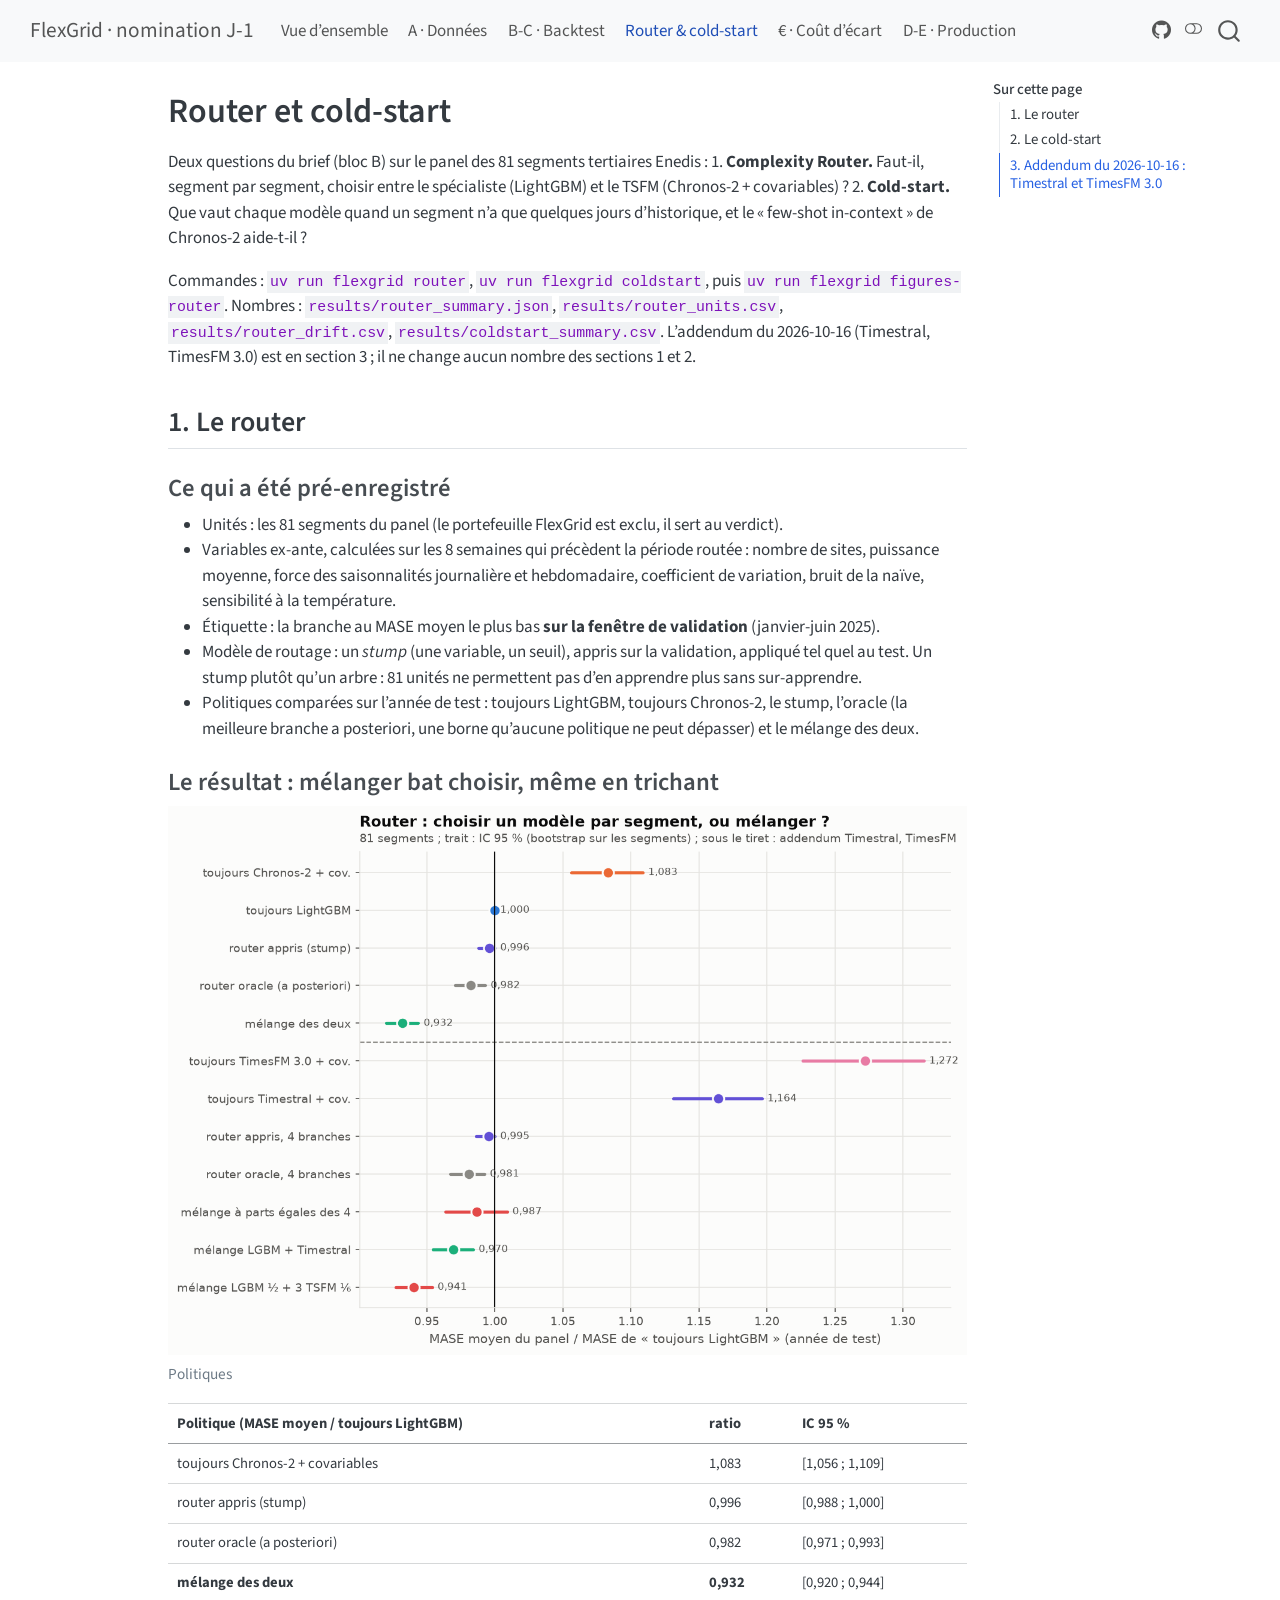
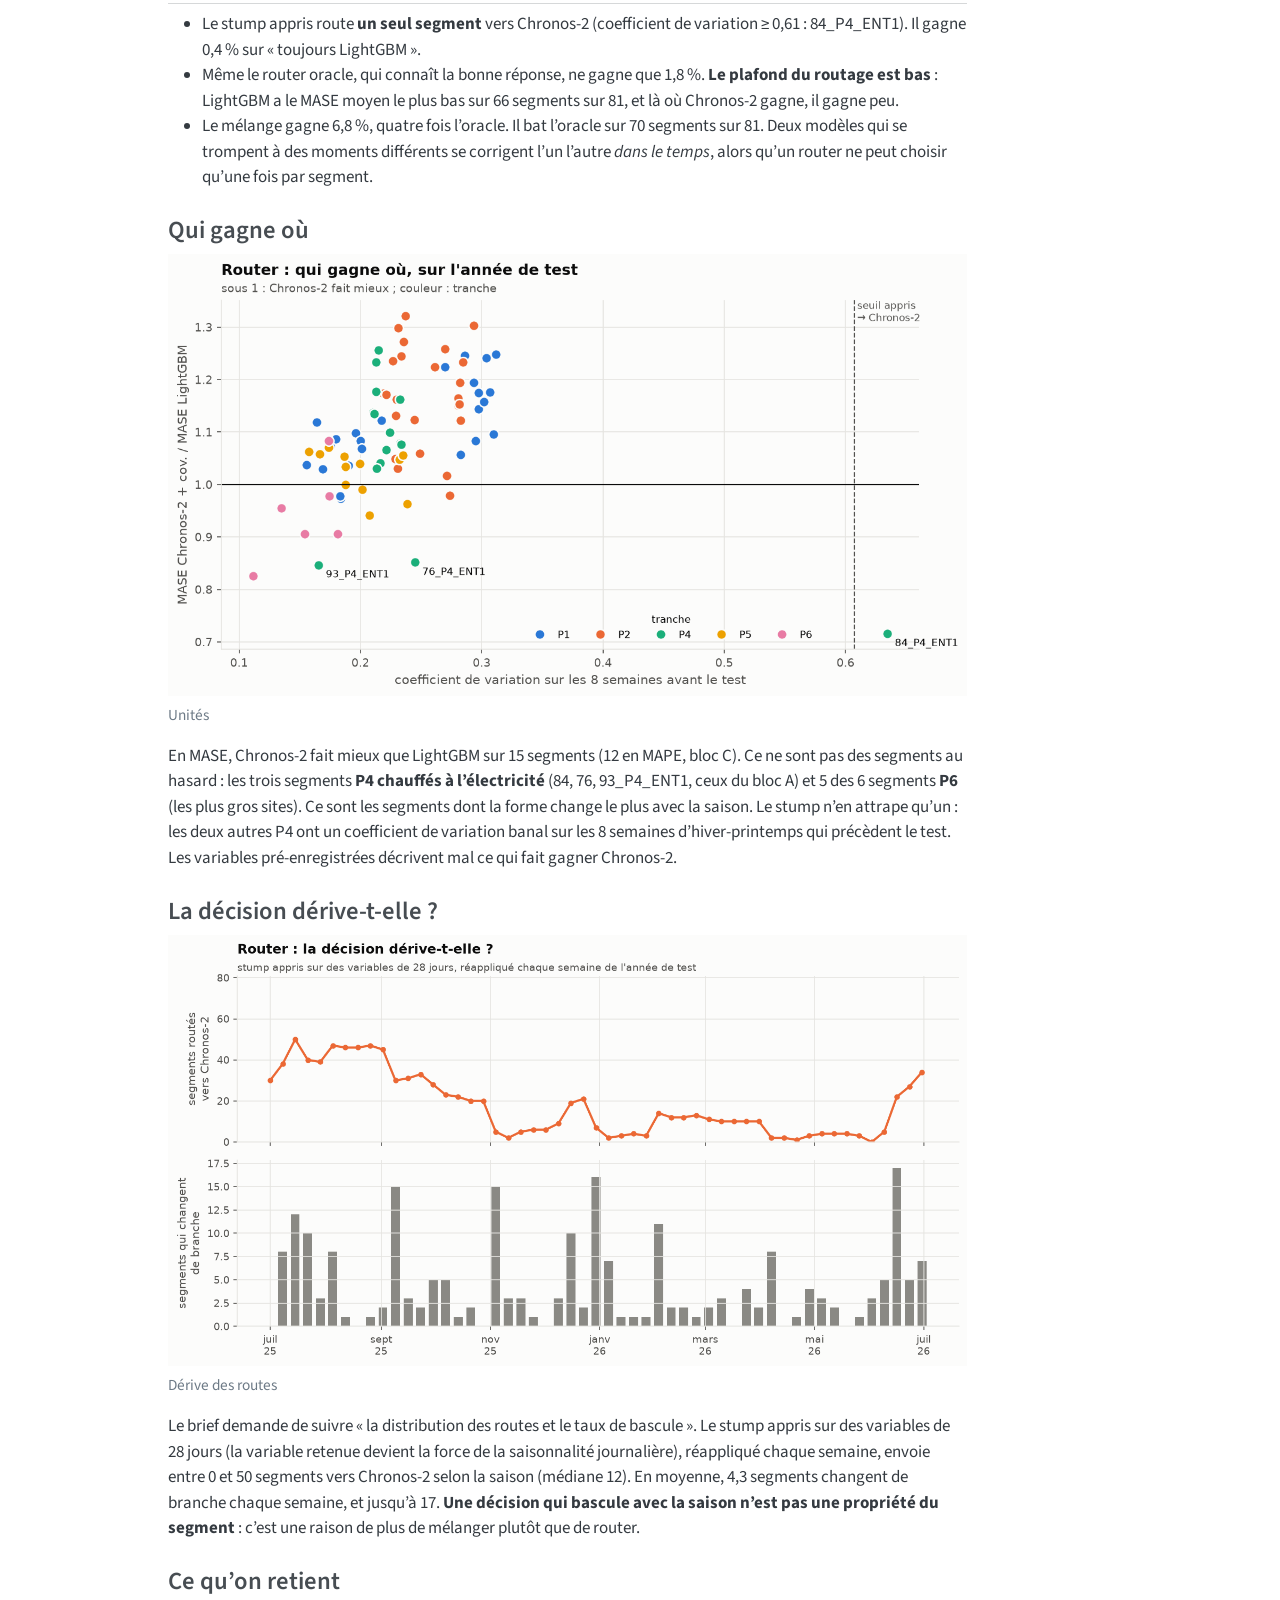
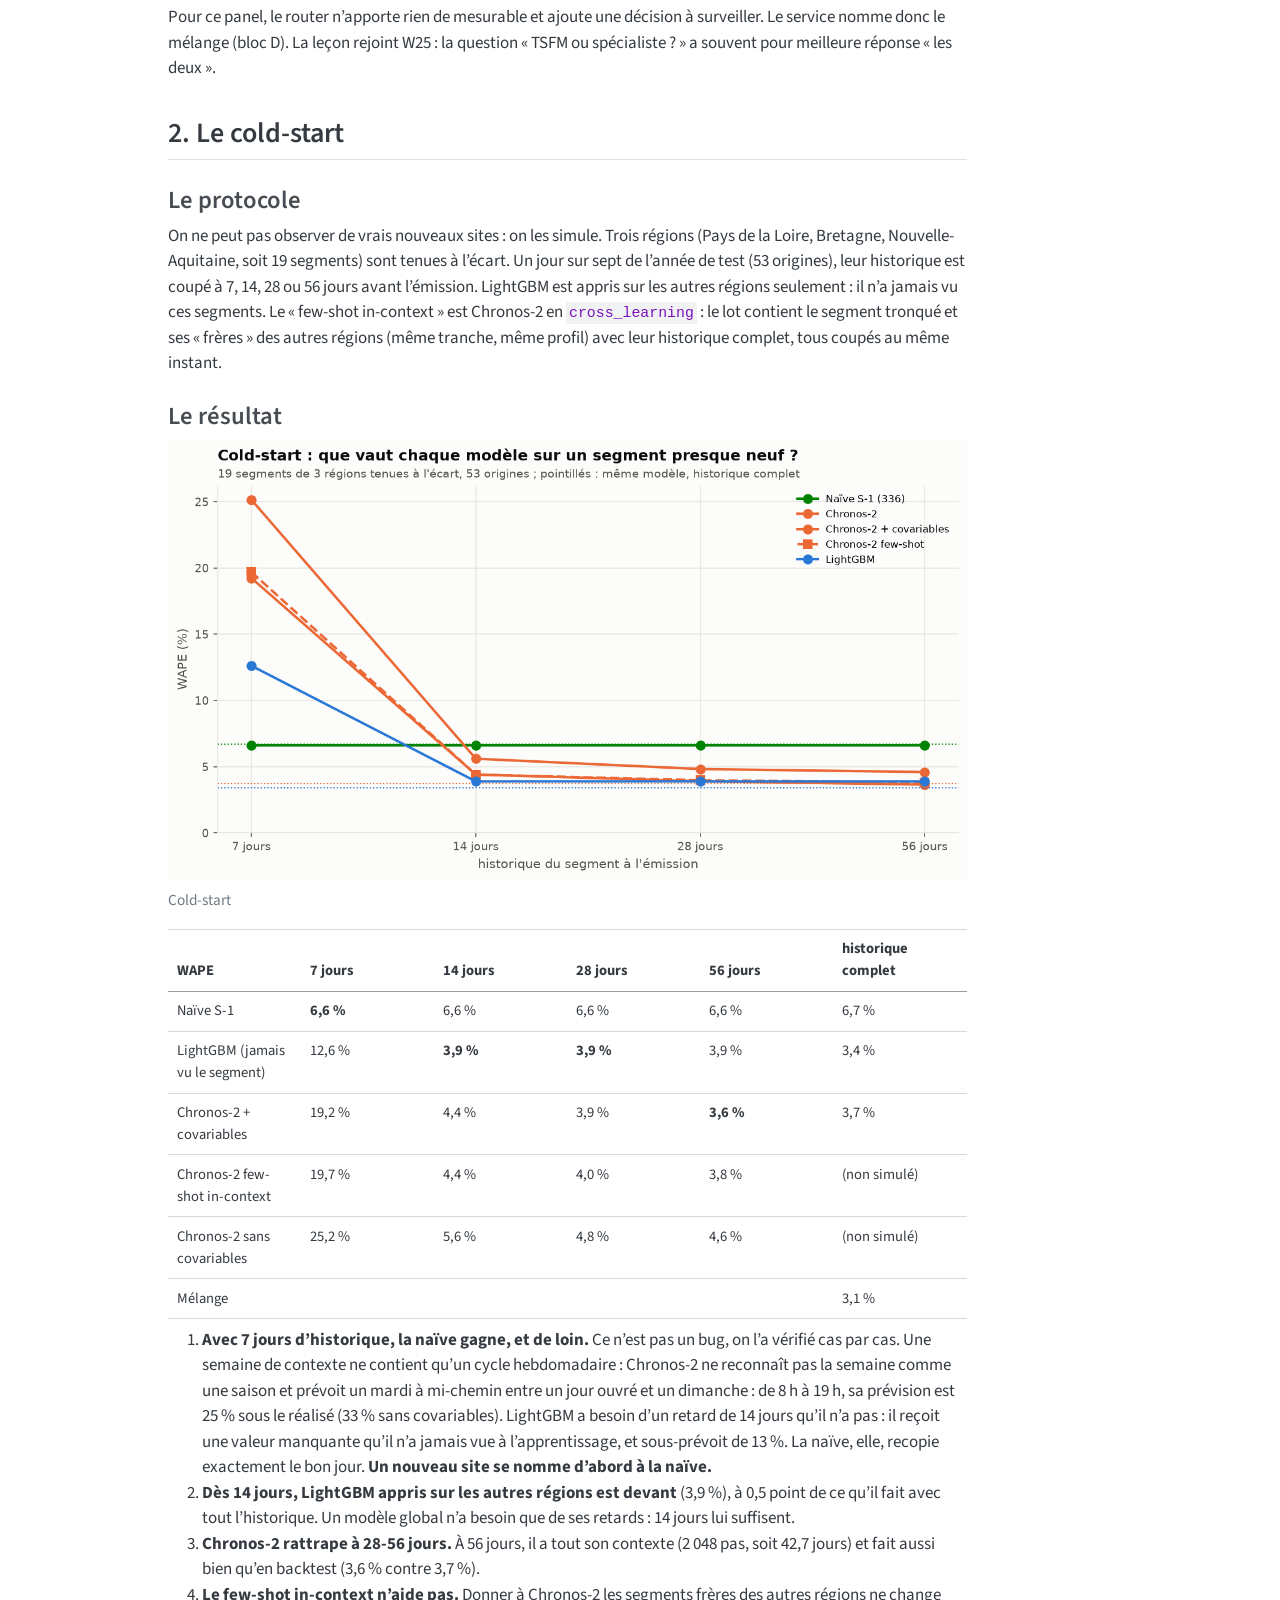
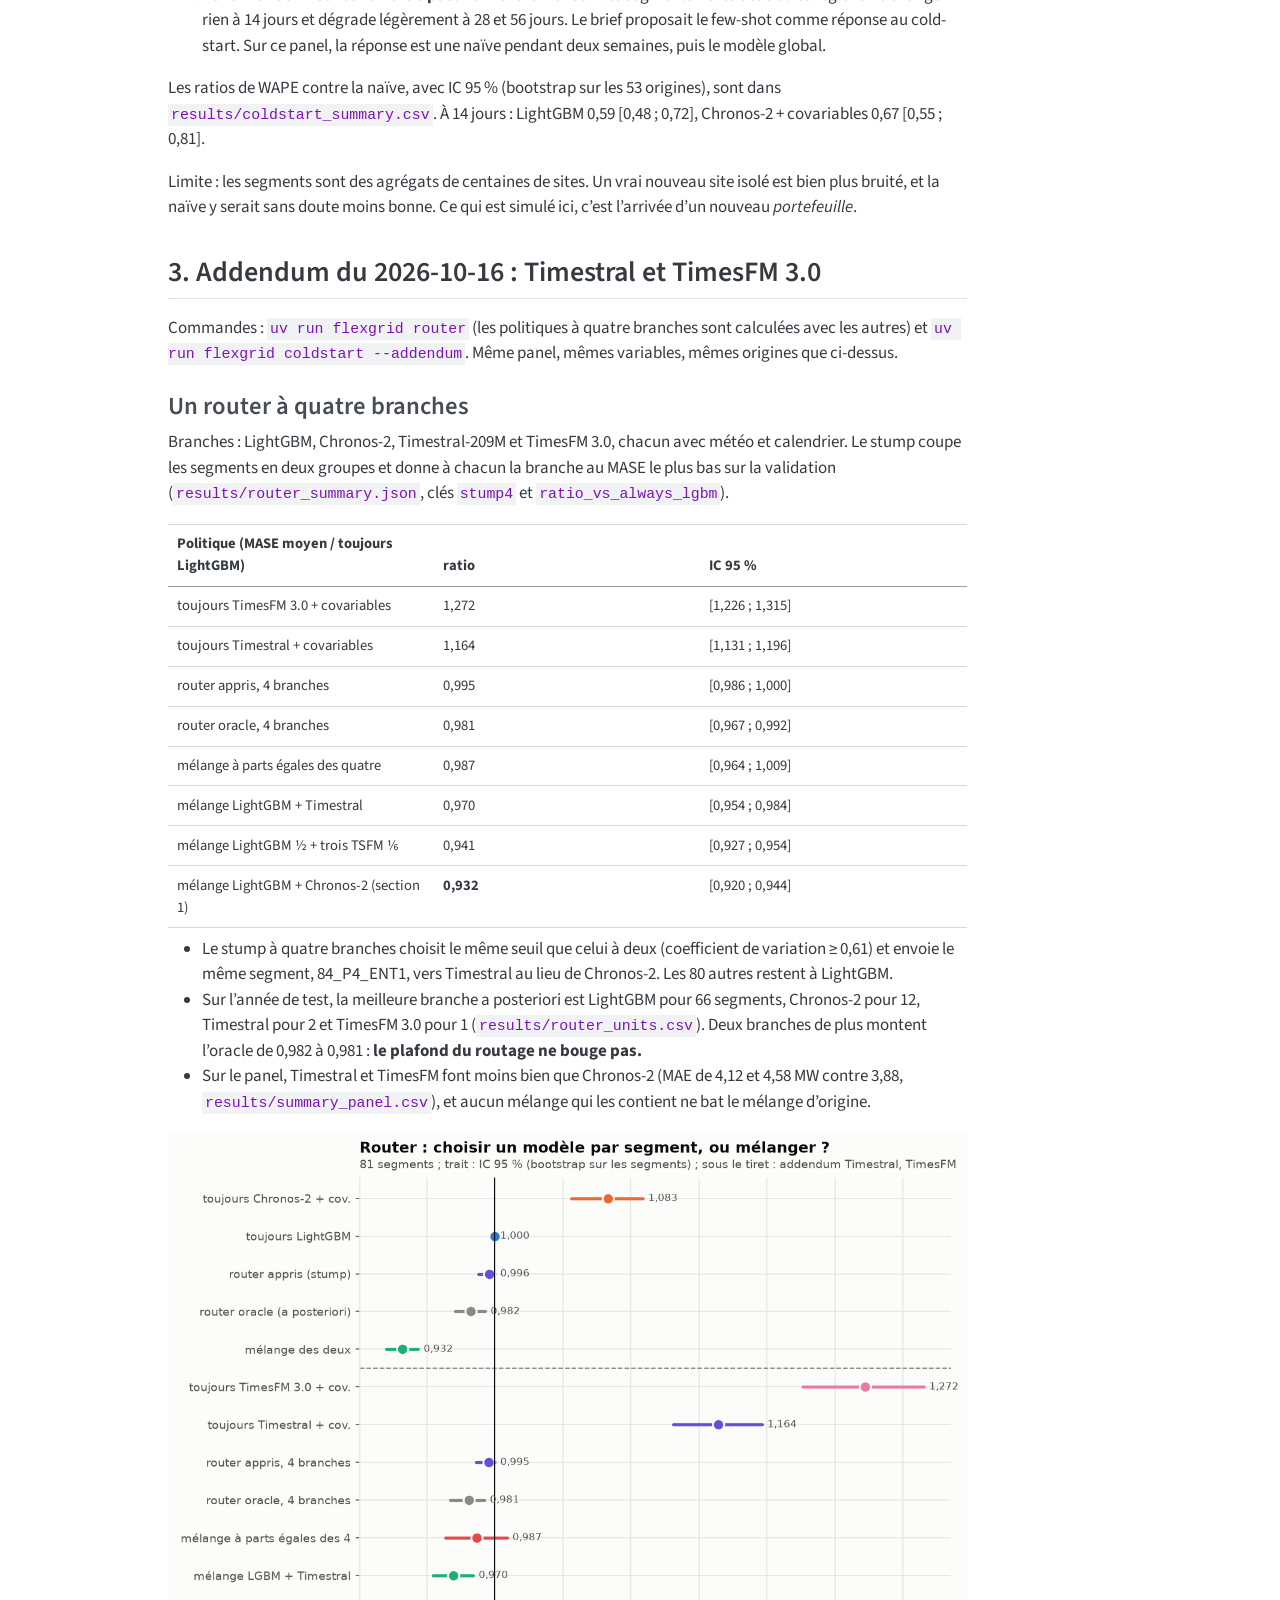
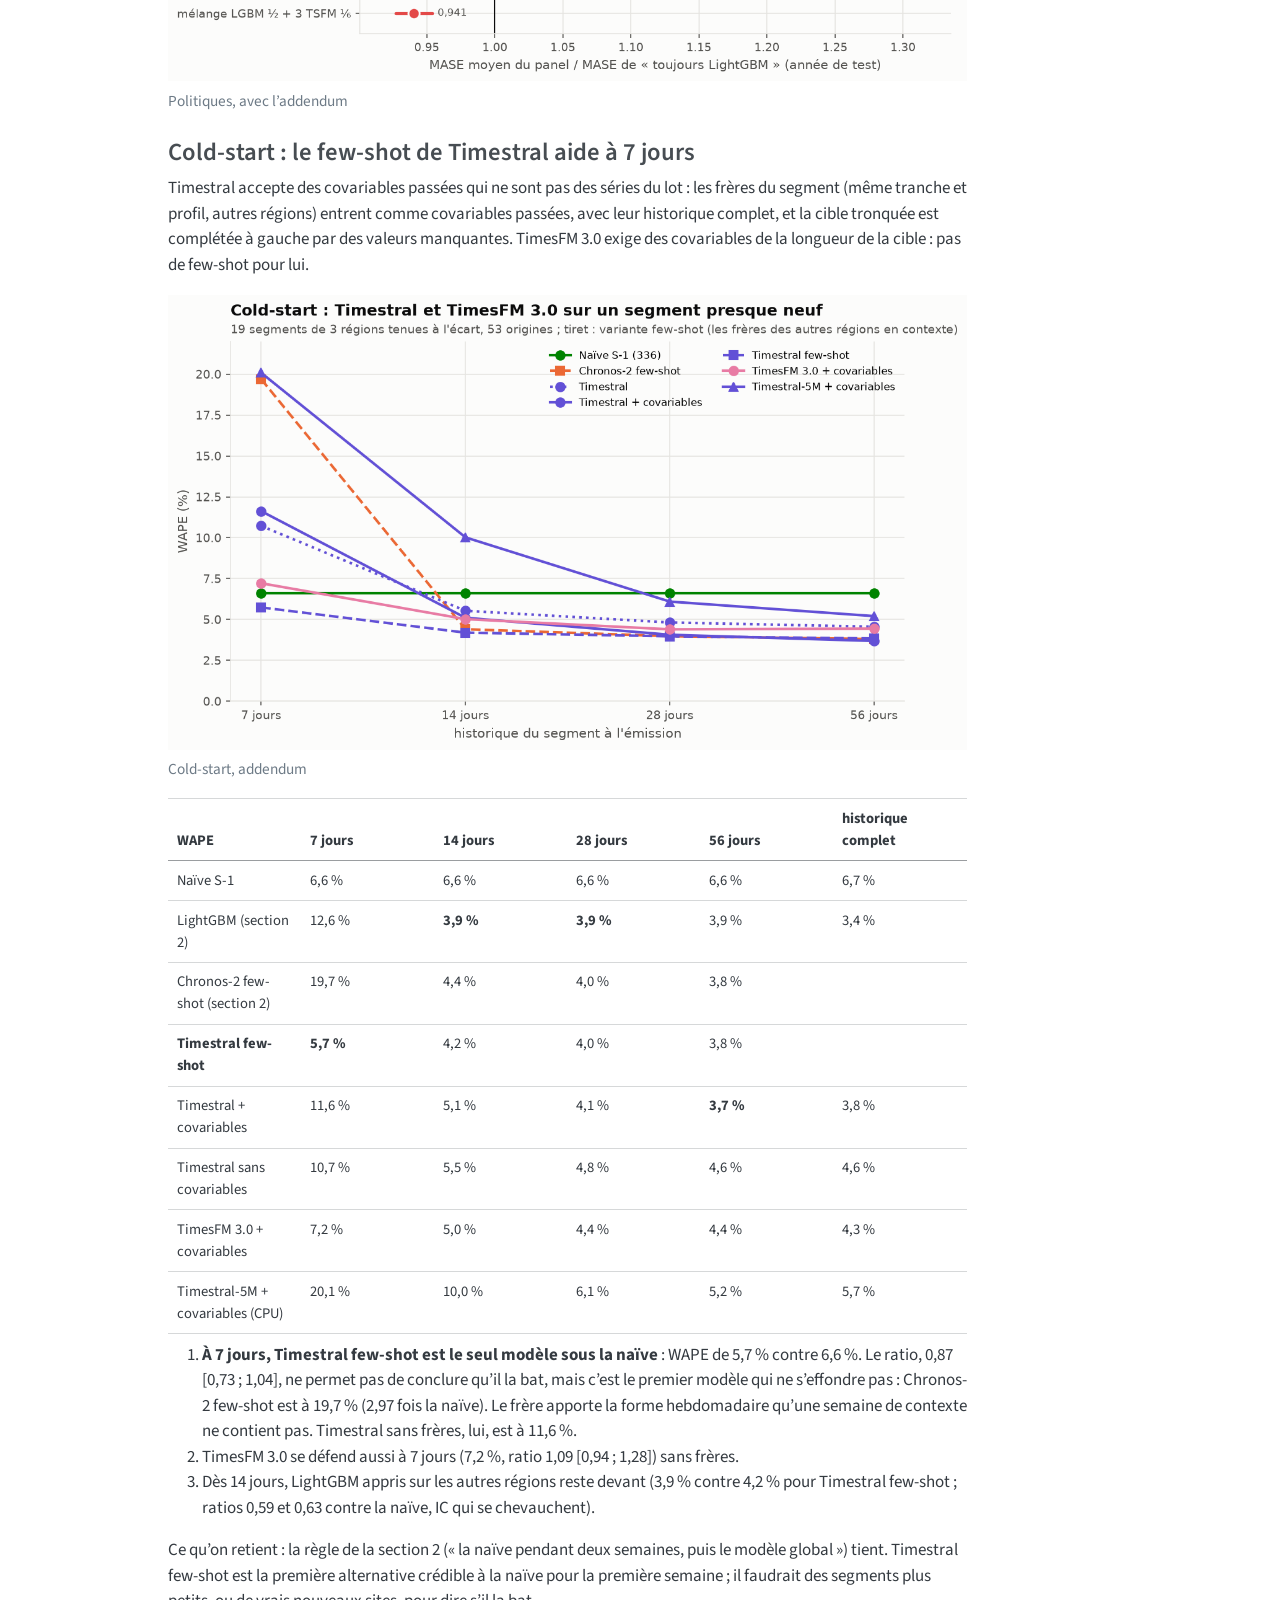
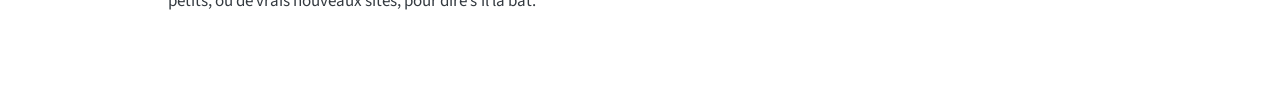
<file: docs/03_router.html>
<!DOCTYPE html>
<html xmlns="http://www.w3.org/1999/xhtml" lang="fr" xml:lang="fr"><head>

<meta charset="utf-8">
<meta name="generator" content="quarto-1.10.20">

<meta name="viewport" content="width=device-width, initial-scale=1.0, user-scalable=yes">


<title>Router et cold-start – FlexGrid · nomination J-1</title>
<style>
/* Default styles provided by pandoc.
** See https://pandoc.org/MANUAL.html#variables-for-html for config info.
*/
span.smallcaps{font-variant: small-caps;}
div.columns{display: flex; gap: 1.5em;}
div.column{flex: auto;}
@media screen {
div.columns{gap: min(4vw, 1.5em);}
div.column{overflow-x: auto;}
}
div.hanging-indent{margin-left: 1.5em; text-indent: -1.5em;}
ul.task-list{list-style: none;}
ul.task-list li input[type="checkbox"] {
  width: 0.8em;
  margin: 0 0.8em 0.2em -1em; /* quarto-specific, see https://github.com/quarto-dev/quarto-cli/issues/4556 */ 
  vertical-align: middle;
}
</style>


<script src="site_libs/quarto-nav/quarto-nav.js"></script>
<script src="site_libs/quarto-nav/headroom.min.js"></script>
<script src="site_libs/clipboard/clipboard.min.js"></script>
<script src="site_libs/quarto-search/autocomplete.umd.js"></script>
<script src="site_libs/quarto-search/fuse.min.js"></script>
<script src="site_libs/quarto-search/quarto-search.js"></script>
<meta name="quarto:offset" content="./">
<script src="site_libs/quarto-html/quarto.js" type="module"></script>
<script src="site_libs/quarto-html/tabsets/tabsets.js" type="module"></script>
<script src="site_libs/quarto-html/popper.min.js"></script>
<script src="site_libs/quarto-html/tippy.umd.min.js"></script>
<script src="site_libs/quarto-html/anchor.min.js"></script>
<link href="site_libs/quarto-html/tippy.css" rel="stylesheet">
<link href="site_libs/quarto-html/quarto-syntax-highlighting-17888a1159294d3eb470f19f6f52f5a5.css" rel="stylesheet" class="quarto-color-scheme" id="quarto-text-highlighting-styles">
<link href="site_libs/quarto-html/quarto-syntax-highlighting-dark-0ae969d3293726db143f6e9eb89af930.css" rel="stylesheet" class="quarto-color-scheme quarto-color-alternate" id="quarto-text-highlighting-styles">
<link href="site_libs/quarto-html/quarto-syntax-highlighting-17888a1159294d3eb470f19f6f52f5a5.css" rel="stylesheet" class="quarto-color-scheme-extra" id="quarto-text-highlighting-styles">
<script src="site_libs/bootstrap/bootstrap.min.js"></script>
<link href="site_libs/bootstrap/bootstrap-icons.css" rel="stylesheet">
<link href="site_libs/bootstrap/bootstrap-a281386074b47efc8bec99f94613e88c.min.css" rel="stylesheet" append-hash="true" class="quarto-color-scheme" id="quarto-bootstrap" data-mode="light">
<link href="site_libs/bootstrap/bootstrap-dark-e4dc5147feb9df705dffda8cb410f976.min.css" rel="stylesheet" append-hash="true" class="quarto-color-scheme quarto-color-alternate" id="quarto-bootstrap" data-mode="dark">
<link href="site_libs/bootstrap/bootstrap-a281386074b47efc8bec99f94613e88c.min.css" rel="stylesheet" append-hash="true" class="quarto-color-scheme-extra" id="quarto-bootstrap" data-mode="light">
<script id="quarto-search-options" type="application/json">{
  "location": "navbar",
  "copy-button": false,
  "collapse-after": 3,
  "panel-placement": "end",
  "type": "overlay",
  "limit": 50,
  "keyboard-shortcut": [
    "f",
    "/",
    "s"
  ],
  "show-item-context": false,
  "language": {
    "search-no-results-text": "Pas de résultats",
    "search-matching-documents-text": "documents trouvés",
    "search-copy-link-title": "Copier le lien vers la recherche",
    "search-hide-matches-text": "Cacher les correspondances additionnelles",
    "search-more-match-text": "correspondance de plus dans ce document",
    "search-more-matches-text": "correspondances de plus dans ce document",
    "search-clear-button-title": "Effacer",
    "search-text-placeholder": "",
    "search-detached-cancel-button-title": "Annuler",
    "search-submit-button-title": "Envoyer",
    "search-label": "Recherche"
  }
}</script>


<link rel="stylesheet" href="styles.css">
</head>

<body class="nav-fixed quarto-light"><script id="quarto-html-before-body" type="application/javascript">
    const toggleBodyColorMode = (bsSheetEl) => {
      const mode = bsSheetEl.getAttribute("data-mode");
      const bodyEl = window.document.querySelector("body");
      if (mode === "dark") {
        bodyEl.classList.add("quarto-dark");
        bodyEl.classList.remove("quarto-light");
      } else {
        bodyEl.classList.add("quarto-light");
        bodyEl.classList.remove("quarto-dark");
      }
    }
    const toggleBodyColorPrimary = () => {
      const bsSheetEl = window.document.querySelector("link#quarto-bootstrap:not([rel=disabled-stylesheet])");
      if (bsSheetEl) {
        toggleBodyColorMode(bsSheetEl);
      }
    }
    const setColorSchemeToggle = (alternate) => {
      const toggles = window.document.querySelectorAll('.quarto-color-scheme-toggle');
      for (let i=0; i < toggles.length; i++) {
        const toggle = toggles[i];
        if (toggle) {
          if (alternate) {
            toggle.classList.add("alternate");
          } else {
            toggle.classList.remove("alternate");
          }
        }
      }
    };
    const toggleColorMode = (alternate) => {
      // Switch the stylesheets
      const primaryStylesheets = window.document.querySelectorAll('link.quarto-color-scheme:not(.quarto-color-alternate)');
      const alternateStylesheets = window.document.querySelectorAll('link.quarto-color-scheme.quarto-color-alternate');
      manageTransitions('#quarto-margin-sidebar .nav-link', false);
      if (alternate) {
        // note: dark is layered on light, we don't disable primary!
        enableStylesheet(alternateStylesheets);
        for (const sheetNode of alternateStylesheets) {
          if (sheetNode.id === "quarto-bootstrap") {
            toggleBodyColorMode(sheetNode);
          }
        }
      } else {
        disableStylesheet(alternateStylesheets);
        enableStylesheet(primaryStylesheets)
        toggleBodyColorPrimary();
      }
      manageTransitions('#quarto-margin-sidebar .nav-link', true);
      // Switch the toggles
      setColorSchemeToggle(alternate)
      // Hack to workaround the fact that safari doesn't
      // properly recolor the scrollbar when toggling (#1455)
      if (navigator.userAgent.indexOf('Safari') > 0 && navigator.userAgent.indexOf('Chrome') == -1) {
        manageTransitions("body", false);
        window.scrollTo(0, 1);
        setTimeout(() => {
          window.scrollTo(0, 0);
          manageTransitions("body", true);
        }, 40);
      }
    }
    const disableStylesheet = (stylesheets) => {
      for (let i=0; i < stylesheets.length; i++) {
        const stylesheet = stylesheets[i];
        stylesheet.rel = 'disabled-stylesheet';
      }
    }
    const enableStylesheet = (stylesheets) => {
      for (let i=0; i < stylesheets.length; i++) {
        const stylesheet = stylesheets[i];
        if(stylesheet.rel !== 'stylesheet') { // for Chrome, which will still FOUC without this check
          stylesheet.rel = 'stylesheet';
        }
      }
    }
    const manageTransitions = (selector, allowTransitions) => {
      const els = window.document.querySelectorAll(selector);
      for (let i=0; i < els.length; i++) {
        const el = els[i];
        if (allowTransitions) {
          el.classList.remove('notransition');
        } else {
          el.classList.add('notransition');
        }
      }
    }
    const isFileUrl = () => {
      return window.location.protocol === 'file:';
    }
    const hasAlternateSentinel = () => {
      let styleSentinel = getColorSchemeSentinel();
      if (styleSentinel !== null) {
        return styleSentinel === "alternate";
      } else {
        return false;
      }
    }
    const setStyleSentinel = (alternate) => {
      const value = alternate ? "alternate" : "default";
      if (!isFileUrl()) {
        window.localStorage.setItem("quarto-color-scheme", value);
      } else {
        localAlternateSentinel = value;
      }
    }
    const getColorSchemeSentinel = () => {
      if (!isFileUrl()) {
        const storageValue = window.localStorage.getItem("quarto-color-scheme");
        return storageValue != null ? storageValue : localAlternateSentinel;
      } else {
        return localAlternateSentinel;
      }
    }
    const toggleGiscusIfUsed = (isAlternate, darkModeDefault) => {
      const baseTheme = document.querySelector('#giscus-base-theme')?.value ?? 'light';
      const alternateTheme = document.querySelector('#giscus-alt-theme')?.value ?? 'dark';
      let newTheme = '';
      if(authorPrefersDark) {
        newTheme = isAlternate ? baseTheme : alternateTheme;
      } else {
        newTheme = isAlternate ? alternateTheme : baseTheme;
      }
      const changeGiscusTheme = () => {
        // From: https://github.com/giscus/giscus/issues/336
        const sendMessage = (message) => {
          const iframe = document.querySelector('iframe.giscus-frame');
          if (!iframe) return;
          iframe.contentWindow.postMessage({ giscus: message }, 'https://giscus.app');
        }
        sendMessage({
          setConfig: {
            theme: newTheme
          }
        });
      }
      const isGiscussLoaded = window.document.querySelector('iframe.giscus-frame') !== null;
      if (isGiscussLoaded) {
        changeGiscusTheme();
      }
    };
    const authorPrefersDark = false;
    const darkModeDefault = authorPrefersDark;
      document.querySelector('link#quarto-text-highlighting-styles.quarto-color-scheme-extra').rel = 'disabled-stylesheet';
      document.querySelector('link#quarto-bootstrap.quarto-color-scheme-extra').rel = 'disabled-stylesheet';
    let localAlternateSentinel = darkModeDefault ? 'alternate' : 'default';
    // Dark / light mode switch
    window.quartoToggleColorScheme = () => {
      // Read the current dark / light value
      let toAlternate = !hasAlternateSentinel();
      toggleColorMode(toAlternate);
      setStyleSentinel(toAlternate);
      toggleGiscusIfUsed(toAlternate, darkModeDefault);
      window.dispatchEvent(new Event('resize'));
    };
    // Switch to dark mode if need be
    if (hasAlternateSentinel()) {
      toggleColorMode(true);
    } else {
      toggleColorMode(false);
    }
  </script>

<div id="quarto-search-results"></div>
  <header id="quarto-header" class="headroom fixed-top">
    <nav class="navbar navbar-expand-lg " data-bs-theme="dark">
      <div class="navbar-container container-fluid">
      <div class="navbar-brand-container mx-auto">
    <a class="navbar-brand" href="./index.html">
    <span class="navbar-title">FlexGrid · nomination J-1</span>
    </a>
  </div>
            <div id="quarto-search" class="" title="Recherche"></div>
          <button class="navbar-toggler" type="button" data-bs-toggle="collapse" data-bs-target="#navbarCollapse" aria-controls="navbarCollapse" role="menu" aria-expanded="false" aria-label="Basculer la navigation" onclick="if (window.quartoToggleHeadroom) { window.quartoToggleHeadroom(); }">
  <span class="navbar-toggler-icon"></span>
</button>
          <div class="collapse navbar-collapse" id="navbarCollapse">
            <ul class="navbar-nav navbar-nav-scroll me-auto">
  <li class="nav-item">
    <a class="nav-link" href="./index.html"> 
<span class="menu-text">Vue d’ensemble</span></a>
  </li>  
  <li class="nav-item">
    <a class="nav-link" href="./01_donnees.html"> 
<span class="menu-text">A · Données</span></a>
  </li>  
  <li class="nav-item">
    <a class="nav-link" href="./02_backtest.html"> 
<span class="menu-text">B-C · Backtest</span></a>
  </li>  
  <li class="nav-item">
    <a class="nav-link active" href="./03_router.html" aria-current="page"> 
<span class="menu-text">Router &amp; cold-start</span></a>
  </li>  
  <li class="nav-item">
    <a class="nav-link" href="./04_cout.html"> 
<span class="menu-text">€ · Coût d’écart</span></a>
  </li>  
  <li class="nav-item">
    <a class="nav-link" href="./05_production.html"> 
<span class="menu-text">D-E · Production</span></a>
  </li>  
</ul>
            <ul class="navbar-nav navbar-nav-scroll ms-auto">
  <li class="nav-item compact">
    <a class="nav-link" href="https://github.com/gwils28/flexgrid_dayahead"> <i class="bi bi-github" role="img">
</i> 
<span class="menu-text"></span></a>
  </li>  
</ul>
          </div> <!-- /navcollapse -->
            <div class="quarto-navbar-tools">
  <a href="" class="quarto-color-scheme-toggle quarto-navigation-tool  px-1" onclick="window.quartoToggleColorScheme(); return false;" title="Basculer le mode sombre"><i class="bi"></i></a>
</div>
      </div> <!-- /container-fluid -->
    </nav>
</header>
<!-- content -->
<div id="quarto-content" class="quarto-container page-columns page-rows-contents page-layout-article page-navbar">
<!-- sidebar -->
<!-- margin-sidebar -->
    <div id="quarto-margin-sidebar" class="sidebar margin-sidebar">
        <nav id="TOC" role="doc-toc" class="toc-active">
    <h2 id="toc-title">Sur cette page</h2>
   
  <ul class="collapse">
  <li><a href="#le-router" id="toc-le-router" class="nav-link active" data-scroll-target="#le-router">1. Le router</a></li>
  <li><a href="#le-cold-start" id="toc-le-cold-start" class="nav-link" data-scroll-target="#le-cold-start">2. Le cold-start</a></li>
  <li><a href="#addendum-du-2026-10-16-timestral-et-timesfm-3.0" id="toc-addendum-du-2026-10-16-timestral-et-timesfm-3.0" class="nav-link" data-scroll-target="#addendum-du-2026-10-16-timestral-et-timesfm-3.0">3. Addendum du 2026-10-16 : Timestral et TimesFM 3.0</a></li>
  </ul>
</nav>
    </div>
<!-- main -->
<main class="content" id="quarto-document-content">


<header id="title-block-header" class="quarto-title-block default">
<div class="quarto-title">
<h1 class="title">Router et cold-start</h1>
</div>



<div class="quarto-title-meta">

    
  
    
  </div>
  


</header>


<p>Deux questions du brief (bloc B) sur le panel des 81 segments tertiaires Enedis : 1. <strong>Complexity Router.</strong> Faut-il, segment par segment, choisir entre le spécialiste (LightGBM) et le TSFM (Chronos-2 + covariables) ? 2. <strong>Cold-start.</strong> Que vaut chaque modèle quand un segment n’a que quelques jours d’historique, et le « few-shot in-context » de Chronos-2 aide-t-il ?</p>
<p>Commandes : <code>uv run flexgrid router</code>, <code>uv run flexgrid coldstart</code>, puis <code>uv run flexgrid figures-router</code>. Nombres : <code>results/router_summary.json</code>, <code>results/router_units.csv</code>, <code>results/router_drift.csv</code>, <code>results/coldstart_summary.csv</code>. L’addendum du 2026-10-16 (Timestral, TimesFM 3.0) est en section 3 ; il ne change aucun nombre des sections 1 et 2.</p>
<section id="le-router" class="level2">
<h2 class="anchored" data-anchor-id="le-router">1. Le router</h2>
<section id="ce-qui-a-été-pré-enregistré" class="level3">
<h3 class="anchored" data-anchor-id="ce-qui-a-été-pré-enregistré">Ce qui a été pré-enregistré</h3>
<ul>
<li>Unités : les 81 segments du panel (le portefeuille FlexGrid est exclu, il sert au verdict).</li>
<li>Variables ex-ante, calculées sur les 8 semaines qui précèdent la période routée : nombre de sites, puissance moyenne, force des saisonnalités journalière et hebdomadaire, coefficient de variation, bruit de la naïve, sensibilité à la température.</li>
<li>Étiquette : la branche au MASE moyen le plus bas <strong>sur la fenêtre de validation</strong> (janvier-juin 2025).</li>
<li>Modèle de routage : un <em>stump</em> (une variable, un seuil), appris sur la validation, appliqué tel quel au test. Un stump plutôt qu’un arbre : 81 unités ne permettent pas d’en apprendre plus sans sur-apprendre.</li>
<li>Politiques comparées sur l’année de test : toujours LightGBM, toujours Chronos-2, le stump, l’oracle (la meilleure branche a posteriori, une borne qu’aucune politique ne peut dépasser) et le mélange des deux.</li>
</ul>
</section>
<section id="le-résultat-mélanger-bat-choisir-même-en-trichant" class="level3">
<h3 class="anchored" data-anchor-id="le-résultat-mélanger-bat-choisir-même-en-trichant">Le résultat : mélanger bat choisir, même en trichant</h3>
<div class="quarto-figure quarto-figure-center">
<figure class="figure">
<p><img src="figures/router_policies.png" class="img-fluid figure-img"></p>
<figcaption>Politiques</figcaption>
</figure>
</div>
<table class="caption-top table">
<thead>
<tr class="header">
<th>Politique (MASE moyen / toujours LightGBM)</th>
<th>ratio</th>
<th>IC 95 %</th>
</tr>
</thead>
<tbody>
<tr class="odd">
<td>toujours Chronos-2 + covariables</td>
<td>1,083</td>
<td>[1,056 ; 1,109]</td>
</tr>
<tr class="even">
<td>router appris (stump)</td>
<td>0,996</td>
<td>[0,988 ; 1,000]</td>
</tr>
<tr class="odd">
<td>router oracle (a posteriori)</td>
<td>0,982</td>
<td>[0,971 ; 0,993]</td>
</tr>
<tr class="even">
<td><strong>mélange des deux</strong></td>
<td><strong>0,932</strong></td>
<td>[0,920 ; 0,944]</td>
</tr>
</tbody>
</table>
<ul>
<li>Le stump appris route <strong>un seul segment</strong> vers Chronos-2 (coefficient de variation ≥ 0,61 : 84_P4_ENT1). Il gagne 0,4 % sur « toujours LightGBM ».</li>
<li>Même le router oracle, qui connaît la bonne réponse, ne gagne que 1,8 %. <strong>Le plafond du routage est bas</strong> : LightGBM a le MASE moyen le plus bas sur 66 segments sur 81, et là où Chronos-2 gagne, il gagne peu.</li>
<li>Le mélange gagne 6,8 %, quatre fois l’oracle. Il bat l’oracle sur 70 segments sur 81. Deux modèles qui se trompent à des moments différents se corrigent l’un l’autre <em>dans le temps</em>, alors qu’un router ne peut choisir qu’une fois par segment.</li>
</ul>
</section>
<section id="qui-gagne-où" class="level3">
<h3 class="anchored" data-anchor-id="qui-gagne-où">Qui gagne où</h3>
<div class="quarto-figure quarto-figure-center">
<figure class="figure">
<p><img src="figures/router_units.png" class="img-fluid figure-img"></p>
<figcaption>Unités</figcaption>
</figure>
</div>
<p>En MASE, Chronos-2 fait mieux que LightGBM sur 15 segments (12 en MAPE, bloc C). Ce ne sont pas des segments au hasard : les trois segments <strong>P4 chauffés à l’électricité</strong> (84, 76, 93_P4_ENT1, ceux du bloc A) et 5 des 6 segments <strong>P6</strong> (les plus gros sites). Ce sont les segments dont la forme change le plus avec la saison. Le stump n’en attrape qu’un : les deux autres P4 ont un coefficient de variation banal sur les 8 semaines d’hiver-printemps qui précèdent le test. Les variables pré-enregistrées décrivent mal ce qui fait gagner Chronos-2.</p>
</section>
<section id="la-décision-dérive-t-elle" class="level3">
<h3 class="anchored" data-anchor-id="la-décision-dérive-t-elle">La décision dérive-t-elle ?</h3>
<div class="quarto-figure quarto-figure-center">
<figure class="figure">
<p><img src="figures/router_drift.png" class="img-fluid figure-img"></p>
<figcaption>Dérive des routes</figcaption>
</figure>
</div>
<p>Le brief demande de suivre « la distribution des routes et le taux de bascule ». Le stump appris sur des variables de 28 jours (la variable retenue devient la force de la saisonnalité journalière), réappliqué chaque semaine, envoie entre 0 et 50 segments vers Chronos-2 selon la saison (médiane 12). En moyenne, 4,3 segments changent de branche chaque semaine, et jusqu’à 17. <strong>Une décision qui bascule avec la saison n’est pas une propriété du segment</strong> : c’est une raison de plus de mélanger plutôt que de router.</p>
</section>
<section id="ce-quon-retient" class="level3">
<h3 class="anchored" data-anchor-id="ce-quon-retient">Ce qu’on retient</h3>
<p>Pour ce panel, le router n’apporte rien de mesurable et ajoute une décision à surveiller. Le service nomme donc le mélange (bloc D). La leçon rejoint W25 : la question « TSFM ou spécialiste ? » a souvent pour meilleure réponse « les deux ».</p>
</section>
</section>
<section id="le-cold-start" class="level2">
<h2 class="anchored" data-anchor-id="le-cold-start">2. Le cold-start</h2>
<section id="le-protocole" class="level3">
<h3 class="anchored" data-anchor-id="le-protocole">Le protocole</h3>
<p>On ne peut pas observer de vrais nouveaux sites : on les simule. Trois régions (Pays de la Loire, Bretagne, Nouvelle-Aquitaine, soit 19 segments) sont tenues à l’écart. Un jour sur sept de l’année de test (53 origines), leur historique est coupé à 7, 14, 28 ou 56 jours avant l’émission. LightGBM est appris sur les autres régions seulement : il n’a jamais vu ces segments. Le « few-shot in-context » est Chronos-2 en <code>cross_learning</code> : le lot contient le segment tronqué et ses « frères » des autres régions (même tranche, même profil) avec leur historique complet, tous coupés au même instant.</p>
</section>
<section id="le-résultat" class="level3">
<h3 class="anchored" data-anchor-id="le-résultat">Le résultat</h3>
<div class="quarto-figure quarto-figure-center">
<figure class="figure">
<p><img src="figures/coldstart.png" class="img-fluid figure-img"></p>
<figcaption>Cold-start</figcaption>
</figure>
</div>
<table class="caption-top table">
<colgroup>
<col style="width: 16%">
<col style="width: 16%">
<col style="width: 16%">
<col style="width: 16%">
<col style="width: 16%">
<col style="width: 16%">
</colgroup>
<thead>
<tr class="header">
<th>WAPE</th>
<th>7 jours</th>
<th>14 jours</th>
<th>28 jours</th>
<th>56 jours</th>
<th>historique complet</th>
</tr>
</thead>
<tbody>
<tr class="odd">
<td>Naïve S-1</td>
<td><strong>6,6 %</strong></td>
<td>6,6 %</td>
<td>6,6 %</td>
<td>6,6 %</td>
<td>6,7 %</td>
</tr>
<tr class="even">
<td>LightGBM (jamais vu le segment)</td>
<td>12,6 %</td>
<td><strong>3,9 %</strong></td>
<td><strong>3,9 %</strong></td>
<td>3,9 %</td>
<td>3,4 %</td>
</tr>
<tr class="odd">
<td>Chronos-2 + covariables</td>
<td>19,2 %</td>
<td>4,4 %</td>
<td>3,9 %</td>
<td><strong>3,6 %</strong></td>
<td>3,7 %</td>
</tr>
<tr class="even">
<td>Chronos-2 few-shot in-context</td>
<td>19,7 %</td>
<td>4,4 %</td>
<td>4,0 %</td>
<td>3,8 %</td>
<td>(non simulé)</td>
</tr>
<tr class="odd">
<td>Chronos-2 sans covariables</td>
<td>25,2 %</td>
<td>5,6 %</td>
<td>4,8 %</td>
<td>4,6 %</td>
<td>(non simulé)</td>
</tr>
<tr class="even">
<td>Mélange</td>
<td></td>
<td></td>
<td></td>
<td></td>
<td>3,1 %</td>
</tr>
</tbody>
</table>
<ol type="1">
<li><strong>Avec 7 jours d’historique, la naïve gagne, et de loin.</strong> Ce n’est pas un bug, on l’a vérifié cas par cas. Une semaine de contexte ne contient qu’un cycle hebdomadaire : Chronos-2 ne reconnaît pas la semaine comme une saison et prévoit un mardi à mi-chemin entre un jour ouvré et un dimanche : de 8 h à 19 h, sa prévision est 25 % sous le réalisé (33 % sans covariables). LightGBM a besoin d’un retard de 14 jours qu’il n’a pas : il reçoit une valeur manquante qu’il n’a jamais vue à l’apprentissage, et sous-prévoit de 13 %. La naïve, elle, recopie exactement le bon jour. <strong>Un nouveau site se nomme d’abord à la naïve.</strong></li>
<li><strong>Dès 14 jours, LightGBM appris sur les autres régions est devant</strong> (3,9 %), à 0,5 point de ce qu’il fait avec tout l’historique. Un modèle global n’a besoin que de ses retards : 14 jours lui suffisent.</li>
<li><strong>Chronos-2 rattrape à 28-56 jours.</strong> À 56 jours, il a tout son contexte (2 048 pas, soit 42,7 jours) et fait aussi bien qu’en backtest (3,6 % contre 3,7 %).</li>
<li><strong>Le few-shot in-context n’aide pas.</strong> Donner à Chronos-2 les segments frères des autres régions ne change rien à 14 jours et dégrade légèrement à 28 et 56 jours. Le brief proposait le few-shot comme réponse au cold-start. Sur ce panel, la réponse est une naïve pendant deux semaines, puis le modèle global.</li>
</ol>
<p>Les ratios de WAPE contre la naïve, avec IC 95 % (bootstrap sur les 53 origines), sont dans <code>results/coldstart_summary.csv</code>. À 14 jours : LightGBM 0,59 [0,48 ; 0,72], Chronos-2 + covariables 0,67 [0,55 ; 0,81].</p>
<p>Limite : les segments sont des agrégats de centaines de sites. Un vrai nouveau site isolé est bien plus bruité, et la naïve y serait sans doute moins bonne. Ce qui est simulé ici, c’est l’arrivée d’un nouveau <em>portefeuille</em>.</p>
</section>
</section>
<section id="addendum-du-2026-10-16-timestral-et-timesfm-3.0" class="level2">
<h2 class="anchored" data-anchor-id="addendum-du-2026-10-16-timestral-et-timesfm-3.0">3. Addendum du 2026-10-16 : Timestral et TimesFM 3.0</h2>
<p>Commandes : <code>uv run flexgrid router</code> (les politiques à quatre branches sont calculées avec les autres) et <code>uv run flexgrid coldstart --addendum</code>. Même panel, mêmes variables, mêmes origines que ci-dessus.</p>
<section id="un-router-à-quatre-branches" class="level3">
<h3 class="anchored" data-anchor-id="un-router-à-quatre-branches">Un router à quatre branches</h3>
<p>Branches : LightGBM, Chronos-2, Timestral-209M et TimesFM 3.0, chacun avec météo et calendrier. Le stump coupe les segments en deux groupes et donne à chacun la branche au MASE le plus bas sur la validation (<code>results/router_summary.json</code>, clés <code>stump4</code> et <code>ratio_vs_always_lgbm</code>).</p>
<table class="caption-top table">
<colgroup>
<col style="width: 33%">
<col style="width: 33%">
<col style="width: 33%">
</colgroup>
<thead>
<tr class="header">
<th>Politique (MASE moyen / toujours LightGBM)</th>
<th>ratio</th>
<th>IC 95 %</th>
</tr>
</thead>
<tbody>
<tr class="odd">
<td>toujours TimesFM 3.0 + covariables</td>
<td>1,272</td>
<td>[1,226 ; 1,315]</td>
</tr>
<tr class="even">
<td>toujours Timestral + covariables</td>
<td>1,164</td>
<td>[1,131 ; 1,196]</td>
</tr>
<tr class="odd">
<td>router appris, 4 branches</td>
<td>0,995</td>
<td>[0,986 ; 1,000]</td>
</tr>
<tr class="even">
<td>router oracle, 4 branches</td>
<td>0,981</td>
<td>[0,967 ; 0,992]</td>
</tr>
<tr class="odd">
<td>mélange à parts égales des quatre</td>
<td>0,987</td>
<td>[0,964 ; 1,009]</td>
</tr>
<tr class="even">
<td>mélange LightGBM + Timestral</td>
<td>0,970</td>
<td>[0,954 ; 0,984]</td>
</tr>
<tr class="odd">
<td>mélange LightGBM ½ + trois TSFM ⅙</td>
<td>0,941</td>
<td>[0,927 ; 0,954]</td>
</tr>
<tr class="even">
<td>mélange LightGBM + Chronos-2 (section 1)</td>
<td><strong>0,932</strong></td>
<td>[0,920 ; 0,944]</td>
</tr>
</tbody>
</table>
<ul>
<li>Le stump à quatre branches choisit le même seuil que celui à deux (coefficient de variation ≥ 0,61) et envoie le même segment, 84_P4_ENT1, vers Timestral au lieu de Chronos-2. Les 80 autres restent à LightGBM.</li>
<li>Sur l’année de test, la meilleure branche a posteriori est LightGBM pour 66 segments, Chronos-2 pour 12, Timestral pour 2 et TimesFM 3.0 pour 1 (<code>results/router_units.csv</code>). Deux branches de plus montent l’oracle de 0,982 à 0,981 : <strong>le plafond du routage ne bouge pas.</strong></li>
<li>Sur le panel, Timestral et TimesFM font moins bien que Chronos-2 (MAE de 4,12 et 4,58 MW contre 3,88, <code>results/summary_panel.csv</code>), et aucun mélange qui les contient ne bat le mélange d’origine.</li>
</ul>
<div class="quarto-figure quarto-figure-center">
<figure class="figure">
<p><img src="figures/router_policies.png" class="img-fluid figure-img"></p>
<figcaption>Politiques, avec l’addendum</figcaption>
</figure>
</div>
</section>
<section id="cold-start-le-few-shot-de-timestral-aide-à-7-jours" class="level3">
<h3 class="anchored" data-anchor-id="cold-start-le-few-shot-de-timestral-aide-à-7-jours">Cold-start : le few-shot de Timestral aide à 7 jours</h3>
<p>Timestral accepte des covariables passées qui ne sont pas des séries du lot : les frères du segment (même tranche et profil, autres régions) entrent comme covariables passées, avec leur historique complet, et la cible tronquée est complétée à gauche par des valeurs manquantes. TimesFM 3.0 exige des covariables de la longueur de la cible : pas de few-shot pour lui.</p>
<div class="quarto-figure quarto-figure-center">
<figure class="figure">
<p><img src="figures/coldstart_tsfm.png" class="img-fluid figure-img"></p>
<figcaption>Cold-start, addendum</figcaption>
</figure>
</div>
<table class="caption-top table">
<colgroup>
<col style="width: 16%">
<col style="width: 16%">
<col style="width: 16%">
<col style="width: 16%">
<col style="width: 16%">
<col style="width: 16%">
</colgroup>
<thead>
<tr class="header">
<th>WAPE</th>
<th>7 jours</th>
<th>14 jours</th>
<th>28 jours</th>
<th>56 jours</th>
<th>historique complet</th>
</tr>
</thead>
<tbody>
<tr class="odd">
<td>Naïve S-1</td>
<td>6,6 %</td>
<td>6,6 %</td>
<td>6,6 %</td>
<td>6,6 %</td>
<td>6,7 %</td>
</tr>
<tr class="even">
<td>LightGBM (section 2)</td>
<td>12,6 %</td>
<td><strong>3,9 %</strong></td>
<td><strong>3,9 %</strong></td>
<td>3,9 %</td>
<td>3,4 %</td>
</tr>
<tr class="odd">
<td>Chronos-2 few-shot (section 2)</td>
<td>19,7 %</td>
<td>4,4 %</td>
<td>4,0 %</td>
<td>3,8 %</td>
<td></td>
</tr>
<tr class="even">
<td><strong>Timestral few-shot</strong></td>
<td><strong>5,7 %</strong></td>
<td>4,2 %</td>
<td>4,0 %</td>
<td>3,8 %</td>
<td></td>
</tr>
<tr class="odd">
<td>Timestral + covariables</td>
<td>11,6 %</td>
<td>5,1 %</td>
<td>4,1 %</td>
<td><strong>3,7 %</strong></td>
<td>3,8 %</td>
</tr>
<tr class="even">
<td>Timestral sans covariables</td>
<td>10,7 %</td>
<td>5,5 %</td>
<td>4,8 %</td>
<td>4,6 %</td>
<td>4,6 %</td>
</tr>
<tr class="odd">
<td>TimesFM 3.0 + covariables</td>
<td>7,2 %</td>
<td>5,0 %</td>
<td>4,4 %</td>
<td>4,4 %</td>
<td>4,3 %</td>
</tr>
<tr class="even">
<td>Timestral-5M + covariables (CPU)</td>
<td>20,1 %</td>
<td>10,0 %</td>
<td>6,1 %</td>
<td>5,2 %</td>
<td>5,7 %</td>
</tr>
</tbody>
</table>
<ol type="1">
<li><strong>À 7 jours, Timestral few-shot est le seul modèle sous la naïve</strong> : WAPE de 5,7 % contre 6,6 %. Le ratio, 0,87 [0,73 ; 1,04], ne permet pas de conclure qu’il la bat, mais c’est le premier modèle qui ne s’effondre pas : Chronos-2 few-shot est à 19,7 % (2,97 fois la naïve). Le frère apporte la forme hebdomadaire qu’une semaine de contexte ne contient pas. Timestral sans frères, lui, est à 11,6 %.</li>
<li>TimesFM 3.0 se défend aussi à 7 jours (7,2 %, ratio 1,09 [0,94 ; 1,28]) sans frères.</li>
<li>Dès 14 jours, LightGBM appris sur les autres régions reste devant (3,9 % contre 4,2 % pour Timestral few-shot ; ratios 0,59 et 0,63 contre la naïve, IC qui se chevauchent).</li>
</ol>
<p>Ce qu’on retient : la règle de la section 2 (« la naïve pendant deux semaines, puis le modèle global ») tient. Timestral few-shot est la première alternative crédible à la naïve pour la première semaine ; il faudrait des segments plus petits, ou de vrais nouveaux sites, pour dire s’il la bat.</p>


</section>
</section>

</main> <!-- /main -->
<script id="quarto-html-after-body" type="application/javascript">
  window.document.addEventListener("DOMContentLoaded", function (event) {
    // Ensure there is a toggle, if there isn't float one in the top right
    if (window.document.querySelector('.quarto-color-scheme-toggle') === null) {
      const a = window.document.createElement('a');
      a.classList.add('top-right');
      a.classList.add('quarto-color-scheme-toggle');
      a.href = "";
      a.onclick = function() { try { window.quartoToggleColorScheme(); } catch {} return false; };
      const i = window.document.createElement("i");
      i.classList.add('bi');
      a.appendChild(i);
      window.document.body.appendChild(a);
    }
    setColorSchemeToggle(hasAlternateSentinel())
    const icon = "";
    const anchorJS = new window.AnchorJS();
    anchorJS.options = {
      placement: 'right',
      icon: icon
    };
    anchorJS.add('.anchored');
    const isCodeAnnotation = (el) => {
      for (const clz of el.classList) {
        if (clz.startsWith('code-annotation-')) {                     
          return true;
        }
      }
      return false;
    }
    const onCopySuccess = function(e) {
      // button target
      const button = e.trigger;
      // don't keep focus
      button.blur();
      // flash "checked"
      button.classList.add('code-copy-button-checked');
      var currentTitle = button.getAttribute("title");
      button.setAttribute("title", "Copié");
      let tooltip;
      if (window.bootstrap) {
        button.setAttribute("data-bs-toggle", "tooltip");
        button.setAttribute("data-bs-placement", "left");
        button.setAttribute("data-bs-title", "Copié");
        tooltip = new bootstrap.Tooltip(button, 
          { trigger: "manual", 
            customClass: "code-copy-button-tooltip",
            offset: [0, -8]});
        tooltip.show();    
      }
      setTimeout(function() {
        if (tooltip) {
          tooltip.hide();
          button.removeAttribute("data-bs-title");
          button.removeAttribute("data-bs-toggle");
          button.removeAttribute("data-bs-placement");
        }
        button.setAttribute("title", currentTitle);
        button.classList.remove('code-copy-button-checked');
      }, 1000);
      // clear code selection
      e.clearSelection();
    }
    const getTextToCopy = function(trigger) {
      const outerScaffold = trigger.parentElement.cloneNode(true);
      const codeEl = outerScaffold.querySelector('code');
      for (const childEl of codeEl.children) {
        if (isCodeAnnotation(childEl)) {
          childEl.remove();
        }
      }
      return codeEl.innerText;
    }
    const clipboard = new window.ClipboardJS('.code-copy-button:not([data-in-quarto-modal])', {
      text: getTextToCopy
    });
    clipboard.on('success', onCopySuccess);
    if (window.document.getElementById('quarto-embedded-source-code-modal')) {
      const clipboardModal = new window.ClipboardJS('.code-copy-button[data-in-quarto-modal]', {
        text: getTextToCopy,
        container: window.document.getElementById('quarto-embedded-source-code-modal')
      });
      clipboardModal.on('success', onCopySuccess);
    }
      var localhostRegex = new RegExp(/^(?:http|https):\/\/localhost\:?[0-9]*\//);
      var mailtoRegex = new RegExp(/^mailto:/);
        var filterRegex = new RegExp('/' + window.location.host + '/');
      var isInternal = (href) => {
          return filterRegex.test(href) || localhostRegex.test(href) || mailtoRegex.test(href);
      }
      // Inspect non-navigation links and adorn them if external
     var links = window.document.querySelectorAll('a[href]:not(.nav-link):not(.navbar-brand):not(.toc-action):not(.sidebar-link):not(.sidebar-item-toggle):not(.pagination-link):not(.no-external):not([aria-hidden]):not(.dropdown-item):not(.quarto-navigation-tool):not(.about-link)');
      for (var i=0; i<links.length; i++) {
        const link = links[i];
        if (!isInternal(link.href)) {
          // undo the damage that might have been done by quarto-nav.js in the case of
          // links that we want to consider external
          if (link.dataset.originalHref !== undefined) {
            link.href = link.dataset.originalHref;
          }
        }
      }
    function tippyHover(el, contentFn, onTriggerFn, onUntriggerFn) {
      const config = {
        allowHTML: true,
        maxWidth: 500,
        delay: 100,
        arrow: false,
        appendTo: function(el) {
            return el.parentElement;
        },
        interactive: true,
        interactiveBorder: 10,
        theme: 'quarto',
        placement: 'bottom-start',
      };
      if (contentFn) {
        config.content = contentFn;
      }
      if (onTriggerFn) {
        config.onTrigger = onTriggerFn;
      }
      if (onUntriggerFn) {
        config.onUntrigger = onUntriggerFn;
      }
      window.tippy(el, config); 
    }
    const noterefs = window.document.querySelectorAll('a[role="doc-noteref"]');
    for (var i=0; i<noterefs.length; i++) {
      const ref = noterefs[i];
      tippyHover(ref, function() {
        // use id or data attribute instead here
        let href = ref.getAttribute('data-footnote-href') || ref.getAttribute('href');
        try { href = new URL(href).hash; } catch {}
        const id = href.replace(/^#\/?/, "");
        const note = window.document.getElementById(id);
        if (note) {
          return note.innerHTML;
        } else {
          return "";
        }
      });
    }
    const xrefs = window.document.querySelectorAll('a.quarto-xref');
    const processXRef = (id, note) => {
      // Strip column container classes
      const stripColumnClz = (el) => {
        el.classList.remove("page-full", "page-columns");
        if (el.children) {
          for (const child of el.children) {
            stripColumnClz(child);
          }
        }
      }
      stripColumnClz(note)
      if (id === null || id.startsWith('sec-')) {
        // Special case sections, only their first couple elements
        const container = document.createElement("div");
        if (note.children && note.children.length > 2) {
          container.appendChild(note.children[0].cloneNode(true));
          for (let i = 1; i < note.children.length; i++) {
            const child = note.children[i];
            if (child.tagName === "P" && child.innerText === "") {
              continue;
            } else {
              container.appendChild(child.cloneNode(true));
              break;
            }
          }
          if (window.Quarto?.typesetMath) {
            window.Quarto.typesetMath(container);
          }
          return container.innerHTML
        } else {
          if (window.Quarto?.typesetMath) {
            window.Quarto.typesetMath(note);
          }
          return note.innerHTML;
        }
      } else {
        // Remove any anchor links if they are present
        const anchorLink = note.querySelector('a.anchorjs-link');
        if (anchorLink) {
          anchorLink.remove();
        }
        if (window.Quarto?.typesetMath) {
          window.Quarto.typesetMath(note);
        }
        if (note.classList.contains("callout")) {
          return note.outerHTML;
        } else {
          return note.innerHTML;
        }
      }
    }
    for (var i=0; i<xrefs.length; i++) {
      const xref = xrefs[i];
      tippyHover(xref, undefined, function(instance) {
        instance.disable();
        let url = xref.getAttribute('href');
        let hash = undefined; 
        if (url.startsWith('#')) {
          hash = url;
        } else {
          try { hash = new URL(url).hash; } catch {}
        }
        if (hash) {
          const id = hash.replace(/^#\/?/, "");
          const note = window.document.getElementById(id);
          if (note !== null) {
            try {
              const html = processXRef(id, note.cloneNode(true));
              instance.setContent(html);
            } finally {
              instance.enable();
              instance.show();
            }
          } else {
            // See if we can fetch this
            fetch(url.split('#')[0])
            .then(res => res.text())
            .then(html => {
              const parser = new DOMParser();
              const htmlDoc = parser.parseFromString(html, "text/html");
              const note = htmlDoc.getElementById(id);
              if (note !== null) {
                const html = processXRef(id, note);
                instance.setContent(html);
              } 
            }).finally(() => {
              instance.enable();
              instance.show();
            });
          }
        } else {
          // See if we can fetch a full url (with no hash to target)
          // This is a special case and we should probably do some content thinning / targeting
          fetch(url)
          .then(res => res.text())
          .then(html => {
            const parser = new DOMParser();
            const htmlDoc = parser.parseFromString(html, "text/html");
            const note = htmlDoc.querySelector('main.content');
            if (note !== null) {
              // This should only happen for chapter cross references
              // (since there is no id in the URL)
              // remove the first header
              if (note.children.length > 0 && note.children[0].tagName === "HEADER") {
                note.children[0].remove();
              }
              const html = processXRef(null, note);
              instance.setContent(html);
            } 
          }).finally(() => {
            instance.enable();
            instance.show();
          });
        }
      }, function(instance) {
      });
    }
        let selectedAnnoteEl;
        const selectorForAnnotation = ( cell, annotation) => {
          let cellAttr = 'data-code-cell="' + cell + '"';
          let lineAttr = 'data-code-annotation="' +  annotation + '"';
          const selector = 'span[' + cellAttr + '][' + lineAttr + ']';
          return selector;
        }
        const selectCodeLines = (annoteEl) => {
          const doc = window.document;
          const targetCell = annoteEl.getAttribute("data-target-cell");
          const targetAnnotation = annoteEl.getAttribute("data-target-annotation");
          const annoteSpan = window.document.querySelector(selectorForAnnotation(targetCell, targetAnnotation));
          const lines = annoteSpan.getAttribute("data-code-lines").split(",");
          const lineIds = lines.map((line) => {
            return targetCell + "-" + line;
          })
          let top = null;
          let height = null;
          let parent = null;
          if (lineIds.length > 0) {
              //compute the position of the single el (top and bottom and make a div)
              const el = window.document.getElementById(lineIds[0]);
              top = el.offsetTop;
              height = el.offsetHeight;
              parent = el.parentElement.parentElement;
            if (lineIds.length > 1) {
              const lastEl = window.document.getElementById(lineIds[lineIds.length - 1]);
              const bottom = lastEl.offsetTop + lastEl.offsetHeight;
              height = bottom - top;
            }
            if (top !== null && height !== null && parent !== null) {
              // cook up a div (if necessary) and position it 
              let div = window.document.getElementById("code-annotation-line-highlight");
              if (div === null) {
                div = window.document.createElement("div");
                div.setAttribute("id", "code-annotation-line-highlight");
                div.style.position = 'absolute';
                parent.appendChild(div);
              }
              div.style.top = top - 2 + "px";
              div.style.height = height + 4 + "px";
              div.style.left = 0;
              let gutterDiv = window.document.getElementById("code-annotation-line-highlight-gutter");
              if (gutterDiv === null) {
                gutterDiv = window.document.createElement("div");
                gutterDiv.setAttribute("id", "code-annotation-line-highlight-gutter");
                gutterDiv.style.position = 'absolute';
                const codeCell = window.document.getElementById(targetCell);
                const gutter = codeCell.querySelector('.code-annotation-gutter');
                gutter.appendChild(gutterDiv);
              }
              gutterDiv.style.top = top - 2 + "px";
              gutterDiv.style.height = height + 4 + "px";
            }
            selectedAnnoteEl = annoteEl;
          }
        };
        const unselectCodeLines = () => {
          const elementsIds = ["code-annotation-line-highlight", "code-annotation-line-highlight-gutter"];
          elementsIds.forEach((elId) => {
            const div = window.document.getElementById(elId);
            if (div) {
              div.remove();
            }
          });
          selectedAnnoteEl = undefined;
        };
          // Handle positioning of the toggle
      window.addEventListener(
        "resize",
        throttle(() => {
          elRect = undefined;
          if (selectedAnnoteEl) {
            selectCodeLines(selectedAnnoteEl);
          }
        }, 10)
      );
      function throttle(fn, ms) {
      let throttle = false;
      let timer;
        return (...args) => {
          if(!throttle) { // first call gets through
              fn.apply(this, args);
              throttle = true;
          } else { // all the others get throttled
              if(timer) clearTimeout(timer); // cancel #2
              timer = setTimeout(() => {
                fn.apply(this, args);
                timer = throttle = false;
              }, ms);
          }
        };
      }
        // Attach click handler to the DT
        const annoteDls = window.document.querySelectorAll('dt[data-target-cell]');
        for (const annoteDlNode of annoteDls) {
          annoteDlNode.addEventListener('click', (event) => {
            const clickedEl = event.target;
            if (clickedEl !== selectedAnnoteEl) {
              unselectCodeLines();
              const activeEl = window.document.querySelector('dt[data-target-cell].code-annotation-active');
              if (activeEl) {
                activeEl.classList.remove('code-annotation-active');
              }
              selectCodeLines(clickedEl);
              clickedEl.classList.add('code-annotation-active');
            } else {
              // Unselect the line
              unselectCodeLines();
              clickedEl.classList.remove('code-annotation-active');
            }
          });
        }
    const findCites = (el) => {
      const parentEl = el.parentElement;
      if (parentEl) {
        const cites = parentEl.dataset.cites;
        if (cites) {
          return {
            el,
            cites: cites.split(' ')
          };
        } else {
          return findCites(el.parentElement)
        }
      } else {
        return undefined;
      }
    };
    var bibliorefs = window.document.querySelectorAll('a[role="doc-biblioref"]');
    for (var i=0; i<bibliorefs.length; i++) {
      const ref = bibliorefs[i];
      const citeInfo = findCites(ref);
      if (citeInfo) {
        tippyHover(citeInfo.el, function() {
          var popup = window.document.createElement('div');
          citeInfo.cites.forEach(function(cite) {
            var citeDiv = window.document.createElement('div');
            citeDiv.classList.add('hanging-indent');
            citeDiv.classList.add('csl-entry');
            var biblioDiv = window.document.getElementById('ref-' + cite);
            if (biblioDiv) {
              citeDiv.innerHTML = biblioDiv.innerHTML;
            }
            popup.appendChild(citeDiv);
          });
          return popup.innerHTML;
        });
      }
    }
  });
  </script>
</div> <!-- /content -->




</body></html>
</file>
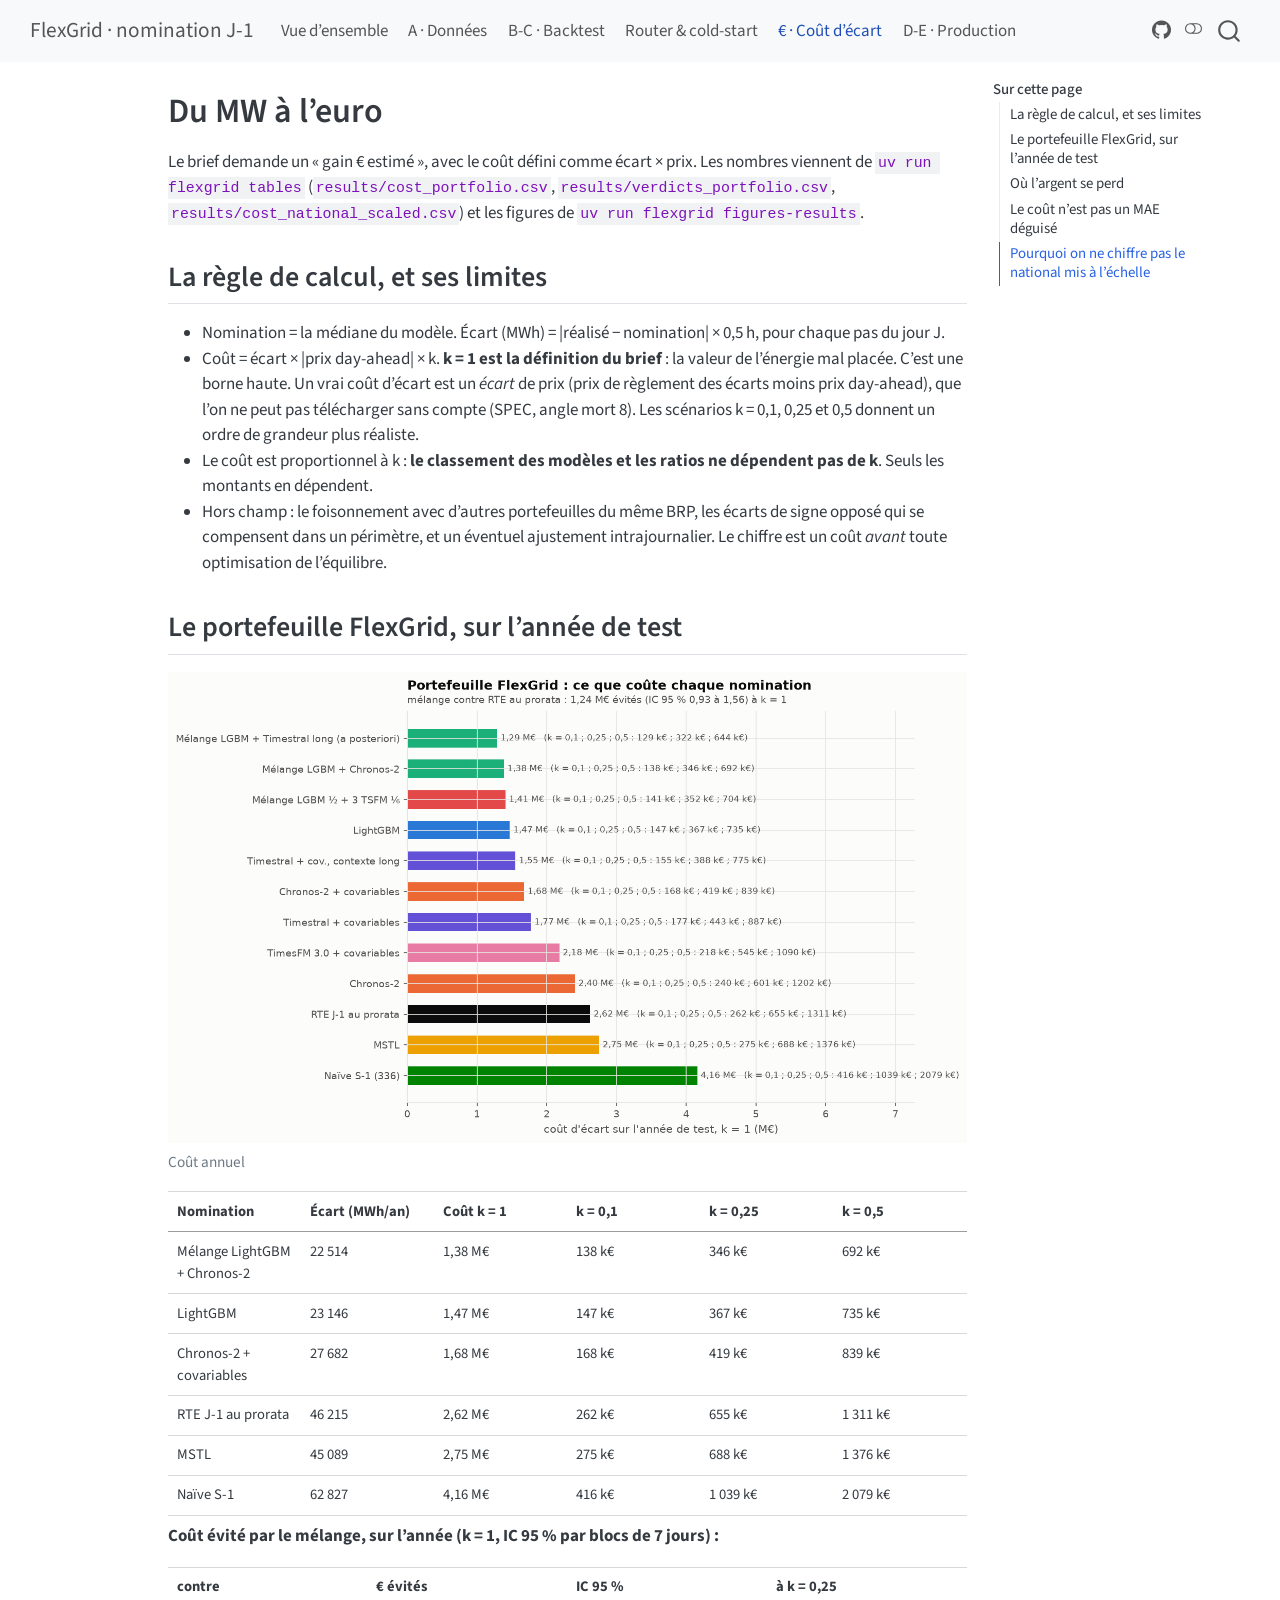
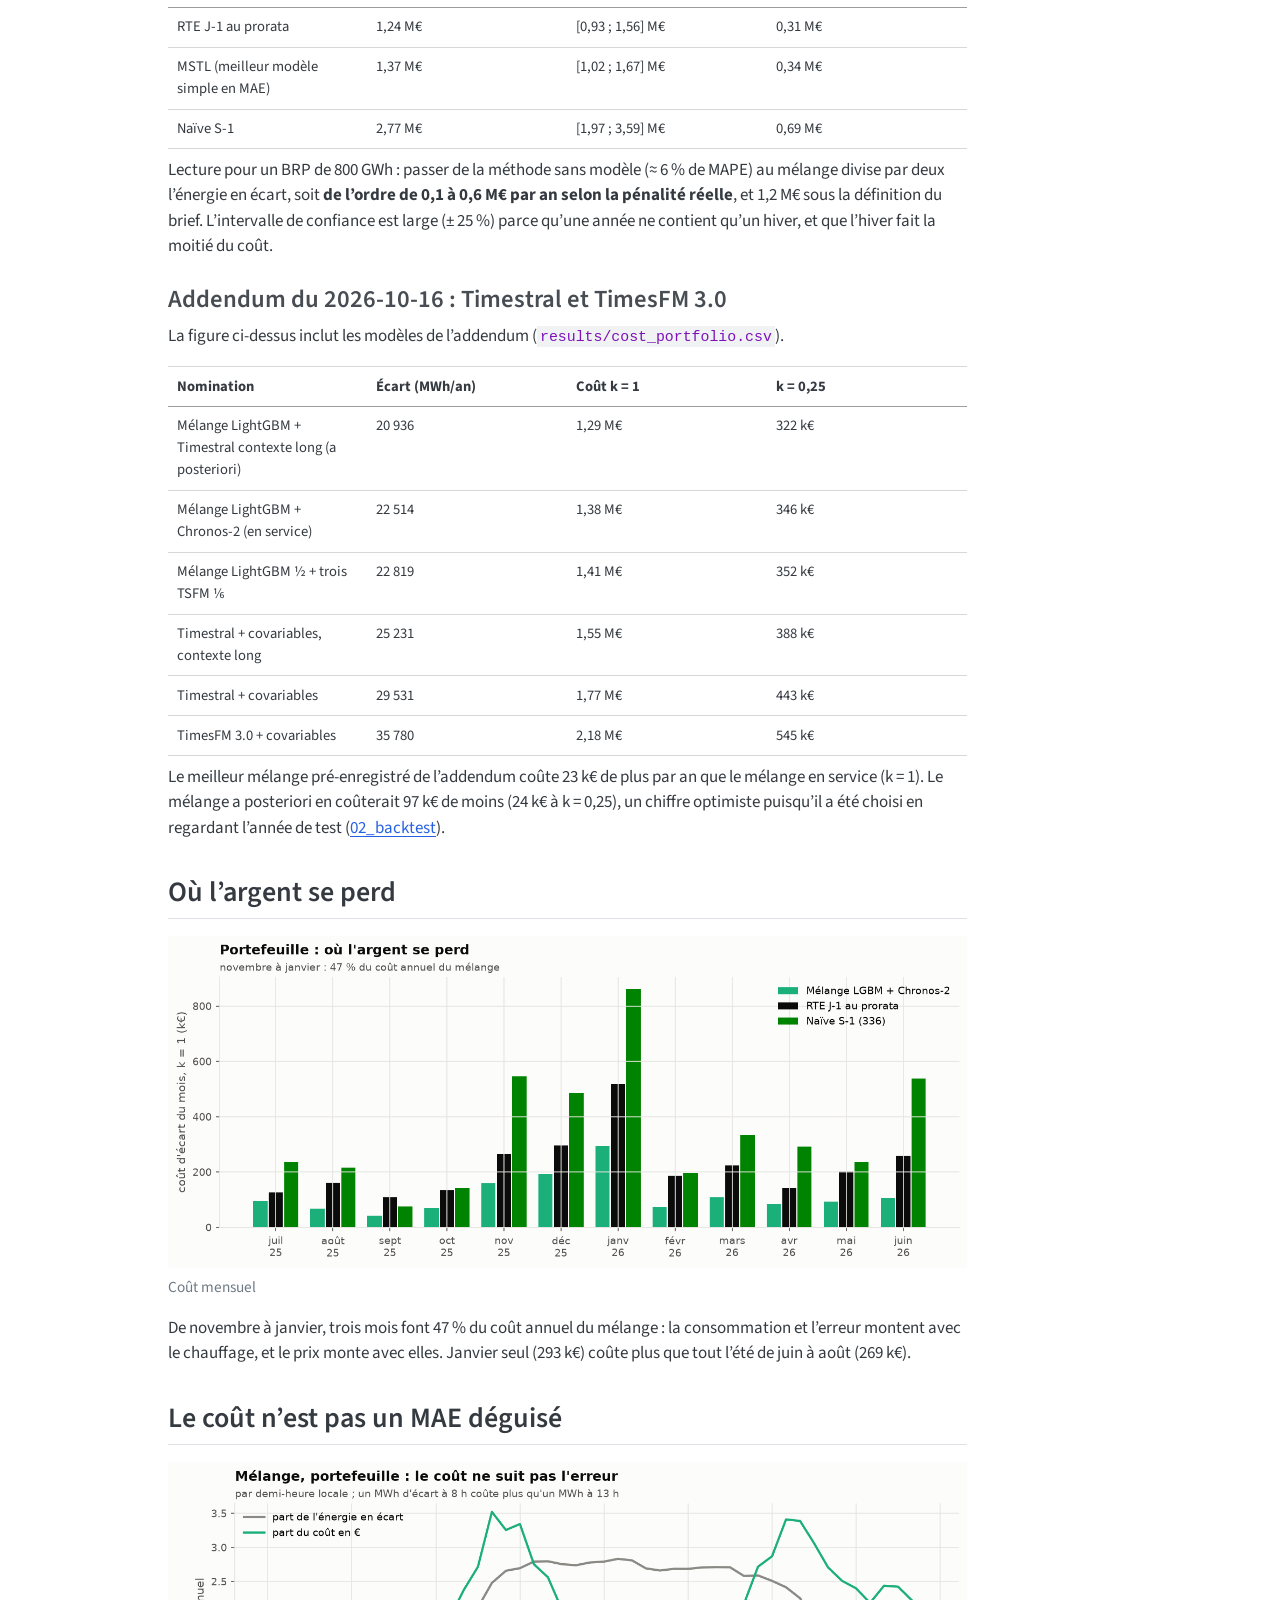
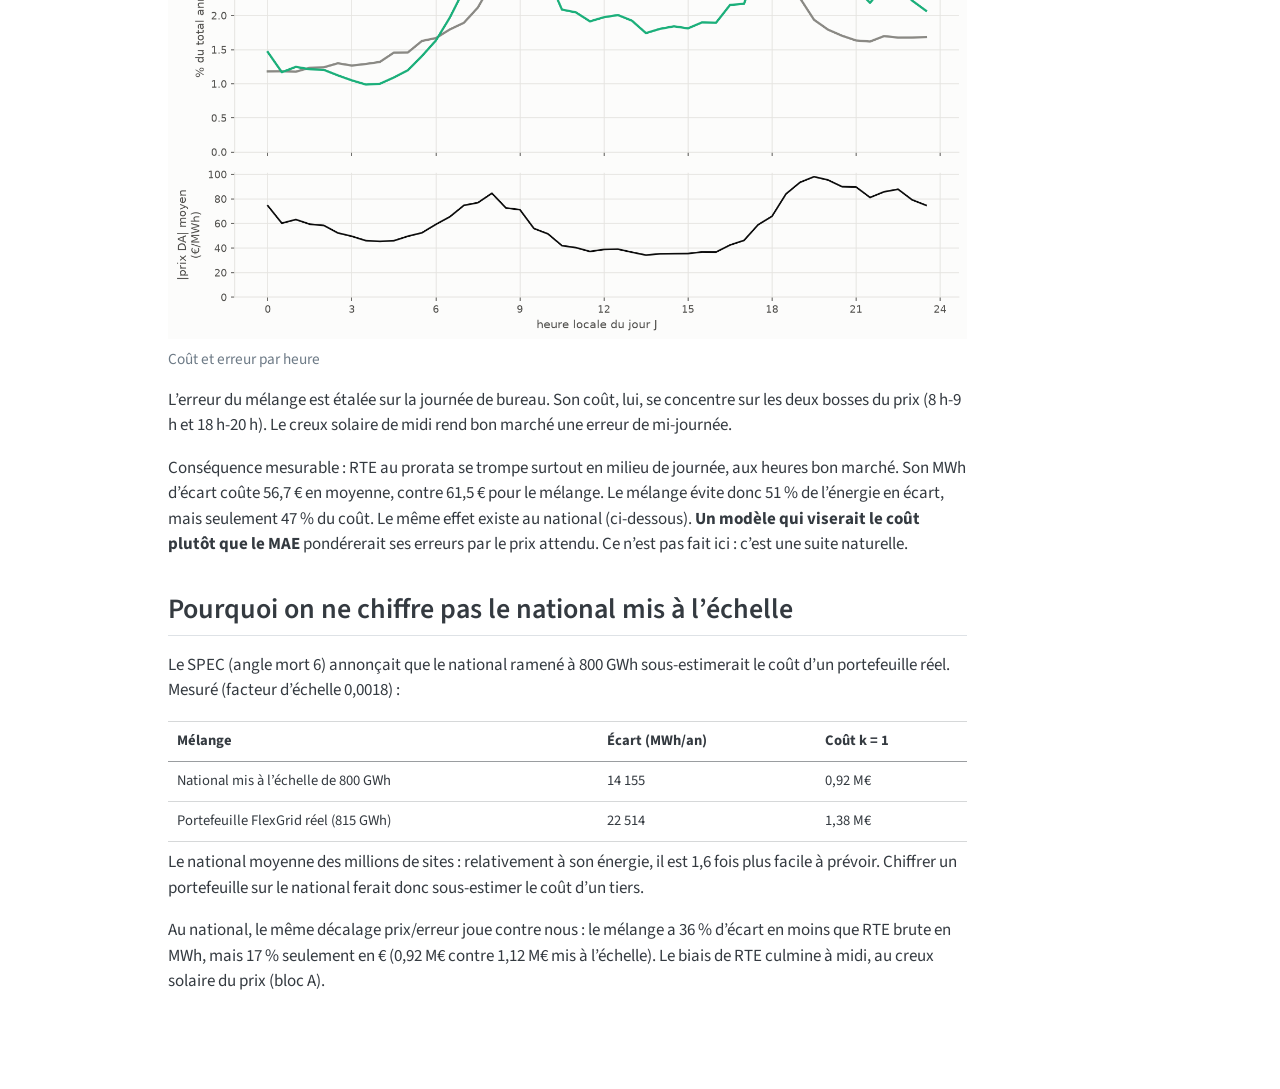
<file: docs/04_cout.html>
<!DOCTYPE html>
<html xmlns="http://www.w3.org/1999/xhtml" lang="fr" xml:lang="fr"><head>

<meta charset="utf-8">
<meta name="generator" content="quarto-1.10.20">

<meta name="viewport" content="width=device-width, initial-scale=1.0, user-scalable=yes">


<title>Du MW à l’euro – FlexGrid · nomination J-1</title>
<style>
/* Default styles provided by pandoc.
** See https://pandoc.org/MANUAL.html#variables-for-html for config info.
*/
span.smallcaps{font-variant: small-caps;}
div.columns{display: flex; gap: 1.5em;}
div.column{flex: auto;}
@media screen {
div.columns{gap: min(4vw, 1.5em);}
div.column{overflow-x: auto;}
}
div.hanging-indent{margin-left: 1.5em; text-indent: -1.5em;}
ul.task-list{list-style: none;}
ul.task-list li input[type="checkbox"] {
  width: 0.8em;
  margin: 0 0.8em 0.2em -1em; /* quarto-specific, see https://github.com/quarto-dev/quarto-cli/issues/4556 */ 
  vertical-align: middle;
}
</style>


<script src="site_libs/quarto-nav/quarto-nav.js"></script>
<script src="site_libs/quarto-nav/headroom.min.js"></script>
<script src="site_libs/clipboard/clipboard.min.js"></script>
<script src="site_libs/quarto-search/autocomplete.umd.js"></script>
<script src="site_libs/quarto-search/fuse.min.js"></script>
<script src="site_libs/quarto-search/quarto-search.js"></script>
<meta name="quarto:offset" content="./">
<script src="site_libs/quarto-html/quarto.js" type="module"></script>
<script src="site_libs/quarto-html/tabsets/tabsets.js" type="module"></script>
<script src="site_libs/quarto-html/popper.min.js"></script>
<script src="site_libs/quarto-html/tippy.umd.min.js"></script>
<script src="site_libs/quarto-html/anchor.min.js"></script>
<link href="site_libs/quarto-html/tippy.css" rel="stylesheet">
<link href="site_libs/quarto-html/quarto-syntax-highlighting-17888a1159294d3eb470f19f6f52f5a5.css" rel="stylesheet" class="quarto-color-scheme" id="quarto-text-highlighting-styles">
<link href="site_libs/quarto-html/quarto-syntax-highlighting-dark-0ae969d3293726db143f6e9eb89af930.css" rel="stylesheet" class="quarto-color-scheme quarto-color-alternate" id="quarto-text-highlighting-styles">
<link href="site_libs/quarto-html/quarto-syntax-highlighting-17888a1159294d3eb470f19f6f52f5a5.css" rel="stylesheet" class="quarto-color-scheme-extra" id="quarto-text-highlighting-styles">
<script src="site_libs/bootstrap/bootstrap.min.js"></script>
<link href="site_libs/bootstrap/bootstrap-icons.css" rel="stylesheet">
<link href="site_libs/bootstrap/bootstrap-a281386074b47efc8bec99f94613e88c.min.css" rel="stylesheet" append-hash="true" class="quarto-color-scheme" id="quarto-bootstrap" data-mode="light">
<link href="site_libs/bootstrap/bootstrap-dark-e4dc5147feb9df705dffda8cb410f976.min.css" rel="stylesheet" append-hash="true" class="quarto-color-scheme quarto-color-alternate" id="quarto-bootstrap" data-mode="dark">
<link href="site_libs/bootstrap/bootstrap-a281386074b47efc8bec99f94613e88c.min.css" rel="stylesheet" append-hash="true" class="quarto-color-scheme-extra" id="quarto-bootstrap" data-mode="light">
<script id="quarto-search-options" type="application/json">{
  "location": "navbar",
  "copy-button": false,
  "collapse-after": 3,
  "panel-placement": "end",
  "type": "overlay",
  "limit": 50,
  "keyboard-shortcut": [
    "f",
    "/",
    "s"
  ],
  "show-item-context": false,
  "language": {
    "search-no-results-text": "Pas de résultats",
    "search-matching-documents-text": "documents trouvés",
    "search-copy-link-title": "Copier le lien vers la recherche",
    "search-hide-matches-text": "Cacher les correspondances additionnelles",
    "search-more-match-text": "correspondance de plus dans ce document",
    "search-more-matches-text": "correspondances de plus dans ce document",
    "search-clear-button-title": "Effacer",
    "search-text-placeholder": "",
    "search-detached-cancel-button-title": "Annuler",
    "search-submit-button-title": "Envoyer",
    "search-label": "Recherche"
  }
}</script>


<link rel="stylesheet" href="styles.css">
</head>

<body class="nav-fixed quarto-light"><script id="quarto-html-before-body" type="application/javascript">
    const toggleBodyColorMode = (bsSheetEl) => {
      const mode = bsSheetEl.getAttribute("data-mode");
      const bodyEl = window.document.querySelector("body");
      if (mode === "dark") {
        bodyEl.classList.add("quarto-dark");
        bodyEl.classList.remove("quarto-light");
      } else {
        bodyEl.classList.add("quarto-light");
        bodyEl.classList.remove("quarto-dark");
      }
    }
    const toggleBodyColorPrimary = () => {
      const bsSheetEl = window.document.querySelector("link#quarto-bootstrap:not([rel=disabled-stylesheet])");
      if (bsSheetEl) {
        toggleBodyColorMode(bsSheetEl);
      }
    }
    const setColorSchemeToggle = (alternate) => {
      const toggles = window.document.querySelectorAll('.quarto-color-scheme-toggle');
      for (let i=0; i < toggles.length; i++) {
        const toggle = toggles[i];
        if (toggle) {
          if (alternate) {
            toggle.classList.add("alternate");
          } else {
            toggle.classList.remove("alternate");
          }
        }
      }
    };
    const toggleColorMode = (alternate) => {
      // Switch the stylesheets
      const primaryStylesheets = window.document.querySelectorAll('link.quarto-color-scheme:not(.quarto-color-alternate)');
      const alternateStylesheets = window.document.querySelectorAll('link.quarto-color-scheme.quarto-color-alternate');
      manageTransitions('#quarto-margin-sidebar .nav-link', false);
      if (alternate) {
        // note: dark is layered on light, we don't disable primary!
        enableStylesheet(alternateStylesheets);
        for (const sheetNode of alternateStylesheets) {
          if (sheetNode.id === "quarto-bootstrap") {
            toggleBodyColorMode(sheetNode);
          }
        }
      } else {
        disableStylesheet(alternateStylesheets);
        enableStylesheet(primaryStylesheets)
        toggleBodyColorPrimary();
      }
      manageTransitions('#quarto-margin-sidebar .nav-link', true);
      // Switch the toggles
      setColorSchemeToggle(alternate)
      // Hack to workaround the fact that safari doesn't
      // properly recolor the scrollbar when toggling (#1455)
      if (navigator.userAgent.indexOf('Safari') > 0 && navigator.userAgent.indexOf('Chrome') == -1) {
        manageTransitions("body", false);
        window.scrollTo(0, 1);
        setTimeout(() => {
          window.scrollTo(0, 0);
          manageTransitions("body", true);
        }, 40);
      }
    }
    const disableStylesheet = (stylesheets) => {
      for (let i=0; i < stylesheets.length; i++) {
        const stylesheet = stylesheets[i];
        stylesheet.rel = 'disabled-stylesheet';
      }
    }
    const enableStylesheet = (stylesheets) => {
      for (let i=0; i < stylesheets.length; i++) {
        const stylesheet = stylesheets[i];
        if(stylesheet.rel !== 'stylesheet') { // for Chrome, which will still FOUC without this check
          stylesheet.rel = 'stylesheet';
        }
      }
    }
    const manageTransitions = (selector, allowTransitions) => {
      const els = window.document.querySelectorAll(selector);
      for (let i=0; i < els.length; i++) {
        const el = els[i];
        if (allowTransitions) {
          el.classList.remove('notransition');
        } else {
          el.classList.add('notransition');
        }
      }
    }
    const isFileUrl = () => {
      return window.location.protocol === 'file:';
    }
    const hasAlternateSentinel = () => {
      let styleSentinel = getColorSchemeSentinel();
      if (styleSentinel !== null) {
        return styleSentinel === "alternate";
      } else {
        return false;
      }
    }
    const setStyleSentinel = (alternate) => {
      const value = alternate ? "alternate" : "default";
      if (!isFileUrl()) {
        window.localStorage.setItem("quarto-color-scheme", value);
      } else {
        localAlternateSentinel = value;
      }
    }
    const getColorSchemeSentinel = () => {
      if (!isFileUrl()) {
        const storageValue = window.localStorage.getItem("quarto-color-scheme");
        return storageValue != null ? storageValue : localAlternateSentinel;
      } else {
        return localAlternateSentinel;
      }
    }
    const toggleGiscusIfUsed = (isAlternate, darkModeDefault) => {
      const baseTheme = document.querySelector('#giscus-base-theme')?.value ?? 'light';
      const alternateTheme = document.querySelector('#giscus-alt-theme')?.value ?? 'dark';
      let newTheme = '';
      if(authorPrefersDark) {
        newTheme = isAlternate ? baseTheme : alternateTheme;
      } else {
        newTheme = isAlternate ? alternateTheme : baseTheme;
      }
      const changeGiscusTheme = () => {
        // From: https://github.com/giscus/giscus/issues/336
        const sendMessage = (message) => {
          const iframe = document.querySelector('iframe.giscus-frame');
          if (!iframe) return;
          iframe.contentWindow.postMessage({ giscus: message }, 'https://giscus.app');
        }
        sendMessage({
          setConfig: {
            theme: newTheme
          }
        });
      }
      const isGiscussLoaded = window.document.querySelector('iframe.giscus-frame') !== null;
      if (isGiscussLoaded) {
        changeGiscusTheme();
      }
    };
    const authorPrefersDark = false;
    const darkModeDefault = authorPrefersDark;
      document.querySelector('link#quarto-text-highlighting-styles.quarto-color-scheme-extra').rel = 'disabled-stylesheet';
      document.querySelector('link#quarto-bootstrap.quarto-color-scheme-extra').rel = 'disabled-stylesheet';
    let localAlternateSentinel = darkModeDefault ? 'alternate' : 'default';
    // Dark / light mode switch
    window.quartoToggleColorScheme = () => {
      // Read the current dark / light value
      let toAlternate = !hasAlternateSentinel();
      toggleColorMode(toAlternate);
      setStyleSentinel(toAlternate);
      toggleGiscusIfUsed(toAlternate, darkModeDefault);
      window.dispatchEvent(new Event('resize'));
    };
    // Switch to dark mode if need be
    if (hasAlternateSentinel()) {
      toggleColorMode(true);
    } else {
      toggleColorMode(false);
    }
  </script>

<div id="quarto-search-results"></div>
  <header id="quarto-header" class="headroom fixed-top">
    <nav class="navbar navbar-expand-lg " data-bs-theme="dark">
      <div class="navbar-container container-fluid">
      <div class="navbar-brand-container mx-auto">
    <a class="navbar-brand" href="./index.html">
    <span class="navbar-title">FlexGrid · nomination J-1</span>
    </a>
  </div>
            <div id="quarto-search" class="" title="Recherche"></div>
          <button class="navbar-toggler" type="button" data-bs-toggle="collapse" data-bs-target="#navbarCollapse" aria-controls="navbarCollapse" role="menu" aria-expanded="false" aria-label="Basculer la navigation" onclick="if (window.quartoToggleHeadroom) { window.quartoToggleHeadroom(); }">
  <span class="navbar-toggler-icon"></span>
</button>
          <div class="collapse navbar-collapse" id="navbarCollapse">
            <ul class="navbar-nav navbar-nav-scroll me-auto">
  <li class="nav-item">
    <a class="nav-link" href="./index.html"> 
<span class="menu-text">Vue d’ensemble</span></a>
  </li>  
  <li class="nav-item">
    <a class="nav-link" href="./01_donnees.html"> 
<span class="menu-text">A · Données</span></a>
  </li>  
  <li class="nav-item">
    <a class="nav-link" href="./02_backtest.html"> 
<span class="menu-text">B-C · Backtest</span></a>
  </li>  
  <li class="nav-item">
    <a class="nav-link" href="./03_router.html"> 
<span class="menu-text">Router &amp; cold-start</span></a>
  </li>  
  <li class="nav-item">
    <a class="nav-link active" href="./04_cout.html" aria-current="page"> 
<span class="menu-text">€ · Coût d’écart</span></a>
  </li>  
  <li class="nav-item">
    <a class="nav-link" href="./05_production.html"> 
<span class="menu-text">D-E · Production</span></a>
  </li>  
</ul>
            <ul class="navbar-nav navbar-nav-scroll ms-auto">
  <li class="nav-item compact">
    <a class="nav-link" href="https://github.com/gwils28/flexgrid_dayahead"> <i class="bi bi-github" role="img">
</i> 
<span class="menu-text"></span></a>
  </li>  
</ul>
          </div> <!-- /navcollapse -->
            <div class="quarto-navbar-tools">
  <a href="" class="quarto-color-scheme-toggle quarto-navigation-tool  px-1" onclick="window.quartoToggleColorScheme(); return false;" title="Basculer le mode sombre"><i class="bi"></i></a>
</div>
      </div> <!-- /container-fluid -->
    </nav>
</header>
<!-- content -->
<div id="quarto-content" class="quarto-container page-columns page-rows-contents page-layout-article page-navbar">
<!-- sidebar -->
<!-- margin-sidebar -->
    <div id="quarto-margin-sidebar" class="sidebar margin-sidebar">
        <nav id="TOC" role="doc-toc" class="toc-active">
    <h2 id="toc-title">Sur cette page</h2>
   
  <ul class="collapse">
  <li><a href="#la-règle-de-calcul-et-ses-limites" id="toc-la-règle-de-calcul-et-ses-limites" class="nav-link active" data-scroll-target="#la-règle-de-calcul-et-ses-limites">La règle de calcul, et ses limites</a></li>
  <li><a href="#le-portefeuille-flexgrid-sur-lannée-de-test" id="toc-le-portefeuille-flexgrid-sur-lannée-de-test" class="nav-link" data-scroll-target="#le-portefeuille-flexgrid-sur-lannée-de-test">Le portefeuille FlexGrid, sur l’année de test</a></li>
  <li><a href="#où-largent-se-perd" id="toc-où-largent-se-perd" class="nav-link" data-scroll-target="#où-largent-se-perd">Où l’argent se perd</a></li>
  <li><a href="#le-coût-nest-pas-un-mae-déguisé" id="toc-le-coût-nest-pas-un-mae-déguisé" class="nav-link" data-scroll-target="#le-coût-nest-pas-un-mae-déguisé">Le coût n’est pas un MAE déguisé</a></li>
  <li><a href="#pourquoi-on-ne-chiffre-pas-le-national-mis-à-léchelle" id="toc-pourquoi-on-ne-chiffre-pas-le-national-mis-à-léchelle" class="nav-link" data-scroll-target="#pourquoi-on-ne-chiffre-pas-le-national-mis-à-léchelle">Pourquoi on ne chiffre pas le national mis à l’échelle</a></li>
  </ul>
</nav>
    </div>
<!-- main -->
<main class="content" id="quarto-document-content">


<header id="title-block-header" class="quarto-title-block default">
<div class="quarto-title">
<h1 class="title">Du MW à l’euro</h1>
</div>



<div class="quarto-title-meta">

    
  
    
  </div>
  


</header>


<p>Le brief demande un « gain € estimé », avec le coût défini comme écart × prix. Les nombres viennent de <code>uv run flexgrid tables</code> (<code>results/cost_portfolio.csv</code>, <code>results/verdicts_portfolio.csv</code>, <code>results/cost_national_scaled.csv</code>) et les figures de <code>uv run flexgrid figures-results</code>.</p>
<section id="la-règle-de-calcul-et-ses-limites" class="level2">
<h2 class="anchored" data-anchor-id="la-règle-de-calcul-et-ses-limites">La règle de calcul, et ses limites</h2>
<ul>
<li>Nomination = la médiane du modèle. Écart (MWh) = |réalisé − nomination| × 0,5 h, pour chaque pas du jour J.</li>
<li>Coût = écart × |prix day-ahead| × k. <strong>k = 1 est la définition du brief</strong> : la valeur de l’énergie mal placée. C’est une borne haute. Un vrai coût d’écart est un <em>écart</em> de prix (prix de règlement des écarts moins prix day-ahead), que l’on ne peut pas télécharger sans compte (SPEC, angle mort 8). Les scénarios k = 0,1, 0,25 et 0,5 donnent un ordre de grandeur plus réaliste.</li>
<li>Le coût est proportionnel à k : <strong>le classement des modèles et les ratios ne dépendent pas de k</strong>. Seuls les montants en dépendent.</li>
<li>Hors champ : le foisonnement avec d’autres portefeuilles du même BRP, les écarts de signe opposé qui se compensent dans un périmètre, et un éventuel ajustement intrajournalier. Le chiffre est un coût <em>avant</em> toute optimisation de l’équilibre.</li>
</ul>
</section>
<section id="le-portefeuille-flexgrid-sur-lannée-de-test" class="level2">
<h2 class="anchored" data-anchor-id="le-portefeuille-flexgrid-sur-lannée-de-test">Le portefeuille FlexGrid, sur l’année de test</h2>
<div class="quarto-figure quarto-figure-center">
<figure class="figure">
<p><img src="figures/cost_annual.png" class="img-fluid figure-img"></p>
<figcaption>Coût annuel</figcaption>
</figure>
</div>
<table class="caption-top table">
<colgroup>
<col style="width: 16%">
<col style="width: 16%">
<col style="width: 16%">
<col style="width: 16%">
<col style="width: 16%">
<col style="width: 16%">
</colgroup>
<thead>
<tr class="header">
<th>Nomination</th>
<th>Écart (MWh/an)</th>
<th>Coût k = 1</th>
<th>k = 0,1</th>
<th>k = 0,25</th>
<th>k = 0,5</th>
</tr>
</thead>
<tbody>
<tr class="odd">
<td>Mélange LightGBM + Chronos-2</td>
<td>22 514</td>
<td>1,38 M€</td>
<td>138 k€</td>
<td>346 k€</td>
<td>692 k€</td>
</tr>
<tr class="even">
<td>LightGBM</td>
<td>23 146</td>
<td>1,47 M€</td>
<td>147 k€</td>
<td>367 k€</td>
<td>735 k€</td>
</tr>
<tr class="odd">
<td>Chronos-2 + covariables</td>
<td>27 682</td>
<td>1,68 M€</td>
<td>168 k€</td>
<td>419 k€</td>
<td>839 k€</td>
</tr>
<tr class="even">
<td>RTE J-1 au prorata</td>
<td>46 215</td>
<td>2,62 M€</td>
<td>262 k€</td>
<td>655 k€</td>
<td>1 311 k€</td>
</tr>
<tr class="odd">
<td>MSTL</td>
<td>45 089</td>
<td>2,75 M€</td>
<td>275 k€</td>
<td>688 k€</td>
<td>1 376 k€</td>
</tr>
<tr class="even">
<td>Naïve S-1</td>
<td>62 827</td>
<td>4,16 M€</td>
<td>416 k€</td>
<td>1 039 k€</td>
<td>2 079 k€</td>
</tr>
</tbody>
</table>
<p><strong>Coût évité par le mélange, sur l’année (k = 1, IC 95 % par blocs de 7 jours) :</strong></p>
<table class="caption-top table">
<colgroup>
<col style="width: 25%">
<col style="width: 25%">
<col style="width: 25%">
<col style="width: 25%">
</colgroup>
<thead>
<tr class="header">
<th>contre</th>
<th>€ évités</th>
<th>IC 95 %</th>
<th>à k = 0,25</th>
</tr>
</thead>
<tbody>
<tr class="odd">
<td>RTE J-1 au prorata</td>
<td>1,24 M€</td>
<td>[0,93 ; 1,56] M€</td>
<td>0,31 M€</td>
</tr>
<tr class="even">
<td>MSTL (meilleur modèle simple en MAE)</td>
<td>1,37 M€</td>
<td>[1,02 ; 1,67] M€</td>
<td>0,34 M€</td>
</tr>
<tr class="odd">
<td>Naïve S-1</td>
<td>2,77 M€</td>
<td>[1,97 ; 3,59] M€</td>
<td>0,69 M€</td>
</tr>
</tbody>
</table>
<p>Lecture pour un BRP de 800 GWh : passer de la méthode sans modèle (≈ 6 % de MAPE) au mélange divise par deux l’énergie en écart, soit <strong>de l’ordre de 0,1 à 0,6 M€ par an selon la pénalité réelle</strong>, et 1,2 M€ sous la définition du brief. L’intervalle de confiance est large (± 25 %) parce qu’une année ne contient qu’un hiver, et que l’hiver fait la moitié du coût.</p>
<section id="addendum-du-2026-10-16-timestral-et-timesfm-3.0" class="level3">
<h3 class="anchored" data-anchor-id="addendum-du-2026-10-16-timestral-et-timesfm-3.0">Addendum du 2026-10-16 : Timestral et TimesFM 3.0</h3>
<p>La figure ci-dessus inclut les modèles de l’addendum (<code>results/cost_portfolio.csv</code>).</p>
<table class="caption-top table">
<colgroup>
<col style="width: 25%">
<col style="width: 25%">
<col style="width: 25%">
<col style="width: 25%">
</colgroup>
<thead>
<tr class="header">
<th>Nomination</th>
<th>Écart (MWh/an)</th>
<th>Coût k = 1</th>
<th>k = 0,25</th>
</tr>
</thead>
<tbody>
<tr class="odd">
<td>Mélange LightGBM + Timestral contexte long (a posteriori)</td>
<td>20 936</td>
<td>1,29 M€</td>
<td>322 k€</td>
</tr>
<tr class="even">
<td>Mélange LightGBM + Chronos-2 (en service)</td>
<td>22 514</td>
<td>1,38 M€</td>
<td>346 k€</td>
</tr>
<tr class="odd">
<td>Mélange LightGBM ½ + trois TSFM ⅙</td>
<td>22 819</td>
<td>1,41 M€</td>
<td>352 k€</td>
</tr>
<tr class="even">
<td>Timestral + covariables, contexte long</td>
<td>25 231</td>
<td>1,55 M€</td>
<td>388 k€</td>
</tr>
<tr class="odd">
<td>Timestral + covariables</td>
<td>29 531</td>
<td>1,77 M€</td>
<td>443 k€</td>
</tr>
<tr class="even">
<td>TimesFM 3.0 + covariables</td>
<td>35 780</td>
<td>2,18 M€</td>
<td>545 k€</td>
</tr>
</tbody>
</table>
<p>Le meilleur mélange pré-enregistré de l’addendum coûte 23 k€ de plus par an que le mélange en service (k = 1). Le mélange a posteriori en coûterait 97 k€ de moins (24 k€ à k = 0,25), un chiffre optimiste puisqu’il a été choisi en regardant l’année de test (<a href="./02_backtest.html#addendum-du-2026-10-16-timestral-et-timesfm">02_backtest</a>).</p>
</section>
</section>
<section id="où-largent-se-perd" class="level2">
<h2 class="anchored" data-anchor-id="où-largent-se-perd">Où l’argent se perd</h2>
<div class="quarto-figure quarto-figure-center">
<figure class="figure">
<p><img src="figures/cost_monthly.png" class="img-fluid figure-img"></p>
<figcaption>Coût mensuel</figcaption>
</figure>
</div>
<p>De novembre à janvier, trois mois font 47 % du coût annuel du mélange : la consommation et l’erreur montent avec le chauffage, et le prix monte avec elles. Janvier seul (293 k€) coûte plus que tout l’été de juin à août (269 k€).</p>
</section>
<section id="le-coût-nest-pas-un-mae-déguisé" class="level2">
<h2 class="anchored" data-anchor-id="le-coût-nest-pas-un-mae-déguisé">Le coût n’est pas un MAE déguisé</h2>
<div class="quarto-figure quarto-figure-center">
<figure class="figure">
<p><img src="figures/cost_vs_error_by_hour.png" class="img-fluid figure-img"></p>
<figcaption>Coût et erreur par heure</figcaption>
</figure>
</div>
<p>L’erreur du mélange est étalée sur la journée de bureau. Son coût, lui, se concentre sur les deux bosses du prix (8 h-9 h et 18 h-20 h). Le creux solaire de midi rend bon marché une erreur de mi-journée.</p>
<p>Conséquence mesurable : RTE au prorata se trompe surtout en milieu de journée, aux heures bon marché. Son MWh d’écart coûte 56,7 € en moyenne, contre 61,5 € pour le mélange. Le mélange évite donc 51 % de l’énergie en écart, mais seulement 47 % du coût. Le même effet existe au national (ci-dessous). <strong>Un modèle qui viserait le coût plutôt que le MAE</strong> pondérerait ses erreurs par le prix attendu. Ce n’est pas fait ici : c’est une suite naturelle.</p>
</section>
<section id="pourquoi-on-ne-chiffre-pas-le-national-mis-à-léchelle" class="level2">
<h2 class="anchored" data-anchor-id="pourquoi-on-ne-chiffre-pas-le-national-mis-à-léchelle">Pourquoi on ne chiffre pas le national mis à l’échelle</h2>
<p>Le SPEC (angle mort 6) annonçait que le national ramené à 800 GWh sous-estimerait le coût d’un portefeuille réel. Mesuré (facteur d’échelle 0,0018) :</p>
<table class="caption-top table">
<thead>
<tr class="header">
<th>Mélange</th>
<th>Écart (MWh/an)</th>
<th>Coût k = 1</th>
</tr>
</thead>
<tbody>
<tr class="odd">
<td>National mis à l’échelle de 800 GWh</td>
<td>14 155</td>
<td>0,92 M€</td>
</tr>
<tr class="even">
<td>Portefeuille FlexGrid réel (815 GWh)</td>
<td>22 514</td>
<td>1,38 M€</td>
</tr>
</tbody>
</table>
<p>Le national moyenne des millions de sites : relativement à son énergie, il est 1,6 fois plus facile à prévoir. Chiffrer un portefeuille sur le national ferait donc sous-estimer le coût d’un tiers.</p>
<p>Au national, le même décalage prix/erreur joue contre nous : le mélange a 36 % d’écart en moins que RTE brute en MWh, mais 17 % seulement en € (0,92 M€ contre 1,12 M€ mis à l’échelle). Le biais de RTE culmine à midi, au creux solaire du prix (bloc A).</p>


</section>

</main> <!-- /main -->
<script id="quarto-html-after-body" type="application/javascript">
  window.document.addEventListener("DOMContentLoaded", function (event) {
    // Ensure there is a toggle, if there isn't float one in the top right
    if (window.document.querySelector('.quarto-color-scheme-toggle') === null) {
      const a = window.document.createElement('a');
      a.classList.add('top-right');
      a.classList.add('quarto-color-scheme-toggle');
      a.href = "";
      a.onclick = function() { try { window.quartoToggleColorScheme(); } catch {} return false; };
      const i = window.document.createElement("i");
      i.classList.add('bi');
      a.appendChild(i);
      window.document.body.appendChild(a);
    }
    setColorSchemeToggle(hasAlternateSentinel())
    const icon = "";
    const anchorJS = new window.AnchorJS();
    anchorJS.options = {
      placement: 'right',
      icon: icon
    };
    anchorJS.add('.anchored');
    const isCodeAnnotation = (el) => {
      for (const clz of el.classList) {
        if (clz.startsWith('code-annotation-')) {                     
          return true;
        }
      }
      return false;
    }
    const onCopySuccess = function(e) {
      // button target
      const button = e.trigger;
      // don't keep focus
      button.blur();
      // flash "checked"
      button.classList.add('code-copy-button-checked');
      var currentTitle = button.getAttribute("title");
      button.setAttribute("title", "Copié");
      let tooltip;
      if (window.bootstrap) {
        button.setAttribute("data-bs-toggle", "tooltip");
        button.setAttribute("data-bs-placement", "left");
        button.setAttribute("data-bs-title", "Copié");
        tooltip = new bootstrap.Tooltip(button, 
          { trigger: "manual", 
            customClass: "code-copy-button-tooltip",
            offset: [0, -8]});
        tooltip.show();    
      }
      setTimeout(function() {
        if (tooltip) {
          tooltip.hide();
          button.removeAttribute("data-bs-title");
          button.removeAttribute("data-bs-toggle");
          button.removeAttribute("data-bs-placement");
        }
        button.setAttribute("title", currentTitle);
        button.classList.remove('code-copy-button-checked');
      }, 1000);
      // clear code selection
      e.clearSelection();
    }
    const getTextToCopy = function(trigger) {
      const outerScaffold = trigger.parentElement.cloneNode(true);
      const codeEl = outerScaffold.querySelector('code');
      for (const childEl of codeEl.children) {
        if (isCodeAnnotation(childEl)) {
          childEl.remove();
        }
      }
      return codeEl.innerText;
    }
    const clipboard = new window.ClipboardJS('.code-copy-button:not([data-in-quarto-modal])', {
      text: getTextToCopy
    });
    clipboard.on('success', onCopySuccess);
    if (window.document.getElementById('quarto-embedded-source-code-modal')) {
      const clipboardModal = new window.ClipboardJS('.code-copy-button[data-in-quarto-modal]', {
        text: getTextToCopy,
        container: window.document.getElementById('quarto-embedded-source-code-modal')
      });
      clipboardModal.on('success', onCopySuccess);
    }
      var localhostRegex = new RegExp(/^(?:http|https):\/\/localhost\:?[0-9]*\//);
      var mailtoRegex = new RegExp(/^mailto:/);
        var filterRegex = new RegExp('/' + window.location.host + '/');
      var isInternal = (href) => {
          return filterRegex.test(href) || localhostRegex.test(href) || mailtoRegex.test(href);
      }
      // Inspect non-navigation links and adorn them if external
     var links = window.document.querySelectorAll('a[href]:not(.nav-link):not(.navbar-brand):not(.toc-action):not(.sidebar-link):not(.sidebar-item-toggle):not(.pagination-link):not(.no-external):not([aria-hidden]):not(.dropdown-item):not(.quarto-navigation-tool):not(.about-link)');
      for (var i=0; i<links.length; i++) {
        const link = links[i];
        if (!isInternal(link.href)) {
          // undo the damage that might have been done by quarto-nav.js in the case of
          // links that we want to consider external
          if (link.dataset.originalHref !== undefined) {
            link.href = link.dataset.originalHref;
          }
        }
      }
    function tippyHover(el, contentFn, onTriggerFn, onUntriggerFn) {
      const config = {
        allowHTML: true,
        maxWidth: 500,
        delay: 100,
        arrow: false,
        appendTo: function(el) {
            return el.parentElement;
        },
        interactive: true,
        interactiveBorder: 10,
        theme: 'quarto',
        placement: 'bottom-start',
      };
      if (contentFn) {
        config.content = contentFn;
      }
      if (onTriggerFn) {
        config.onTrigger = onTriggerFn;
      }
      if (onUntriggerFn) {
        config.onUntrigger = onUntriggerFn;
      }
      window.tippy(el, config); 
    }
    const noterefs = window.document.querySelectorAll('a[role="doc-noteref"]');
    for (var i=0; i<noterefs.length; i++) {
      const ref = noterefs[i];
      tippyHover(ref, function() {
        // use id or data attribute instead here
        let href = ref.getAttribute('data-footnote-href') || ref.getAttribute('href');
        try { href = new URL(href).hash; } catch {}
        const id = href.replace(/^#\/?/, "");
        const note = window.document.getElementById(id);
        if (note) {
          return note.innerHTML;
        } else {
          return "";
        }
      });
    }
    const xrefs = window.document.querySelectorAll('a.quarto-xref');
    const processXRef = (id, note) => {
      // Strip column container classes
      const stripColumnClz = (el) => {
        el.classList.remove("page-full", "page-columns");
        if (el.children) {
          for (const child of el.children) {
            stripColumnClz(child);
          }
        }
      }
      stripColumnClz(note)
      if (id === null || id.startsWith('sec-')) {
        // Special case sections, only their first couple elements
        const container = document.createElement("div");
        if (note.children && note.children.length > 2) {
          container.appendChild(note.children[0].cloneNode(true));
          for (let i = 1; i < note.children.length; i++) {
            const child = note.children[i];
            if (child.tagName === "P" && child.innerText === "") {
              continue;
            } else {
              container.appendChild(child.cloneNode(true));
              break;
            }
          }
          if (window.Quarto?.typesetMath) {
            window.Quarto.typesetMath(container);
          }
          return container.innerHTML
        } else {
          if (window.Quarto?.typesetMath) {
            window.Quarto.typesetMath(note);
          }
          return note.innerHTML;
        }
      } else {
        // Remove any anchor links if they are present
        const anchorLink = note.querySelector('a.anchorjs-link');
        if (anchorLink) {
          anchorLink.remove();
        }
        if (window.Quarto?.typesetMath) {
          window.Quarto.typesetMath(note);
        }
        if (note.classList.contains("callout")) {
          return note.outerHTML;
        } else {
          return note.innerHTML;
        }
      }
    }
    for (var i=0; i<xrefs.length; i++) {
      const xref = xrefs[i];
      tippyHover(xref, undefined, function(instance) {
        instance.disable();
        let url = xref.getAttribute('href');
        let hash = undefined; 
        if (url.startsWith('#')) {
          hash = url;
        } else {
          try { hash = new URL(url).hash; } catch {}
        }
        if (hash) {
          const id = hash.replace(/^#\/?/, "");
          const note = window.document.getElementById(id);
          if (note !== null) {
            try {
              const html = processXRef(id, note.cloneNode(true));
              instance.setContent(html);
            } finally {
              instance.enable();
              instance.show();
            }
          } else {
            // See if we can fetch this
            fetch(url.split('#')[0])
            .then(res => res.text())
            .then(html => {
              const parser = new DOMParser();
              const htmlDoc = parser.parseFromString(html, "text/html");
              const note = htmlDoc.getElementById(id);
              if (note !== null) {
                const html = processXRef(id, note);
                instance.setContent(html);
              } 
            }).finally(() => {
              instance.enable();
              instance.show();
            });
          }
        } else {
          // See if we can fetch a full url (with no hash to target)
          // This is a special case and we should probably do some content thinning / targeting
          fetch(url)
          .then(res => res.text())
          .then(html => {
            const parser = new DOMParser();
            const htmlDoc = parser.parseFromString(html, "text/html");
            const note = htmlDoc.querySelector('main.content');
            if (note !== null) {
              // This should only happen for chapter cross references
              // (since there is no id in the URL)
              // remove the first header
              if (note.children.length > 0 && note.children[0].tagName === "HEADER") {
                note.children[0].remove();
              }
              const html = processXRef(null, note);
              instance.setContent(html);
            } 
          }).finally(() => {
            instance.enable();
            instance.show();
          });
        }
      }, function(instance) {
      });
    }
        let selectedAnnoteEl;
        const selectorForAnnotation = ( cell, annotation) => {
          let cellAttr = 'data-code-cell="' + cell + '"';
          let lineAttr = 'data-code-annotation="' +  annotation + '"';
          const selector = 'span[' + cellAttr + '][' + lineAttr + ']';
          return selector;
        }
        const selectCodeLines = (annoteEl) => {
          const doc = window.document;
          const targetCell = annoteEl.getAttribute("data-target-cell");
          const targetAnnotation = annoteEl.getAttribute("data-target-annotation");
          const annoteSpan = window.document.querySelector(selectorForAnnotation(targetCell, targetAnnotation));
          const lines = annoteSpan.getAttribute("data-code-lines").split(",");
          const lineIds = lines.map((line) => {
            return targetCell + "-" + line;
          })
          let top = null;
          let height = null;
          let parent = null;
          if (lineIds.length > 0) {
              //compute the position of the single el (top and bottom and make a div)
              const el = window.document.getElementById(lineIds[0]);
              top = el.offsetTop;
              height = el.offsetHeight;
              parent = el.parentElement.parentElement;
            if (lineIds.length > 1) {
              const lastEl = window.document.getElementById(lineIds[lineIds.length - 1]);
              const bottom = lastEl.offsetTop + lastEl.offsetHeight;
              height = bottom - top;
            }
            if (top !== null && height !== null && parent !== null) {
              // cook up a div (if necessary) and position it 
              let div = window.document.getElementById("code-annotation-line-highlight");
              if (div === null) {
                div = window.document.createElement("div");
                div.setAttribute("id", "code-annotation-line-highlight");
                div.style.position = 'absolute';
                parent.appendChild(div);
              }
              div.style.top = top - 2 + "px";
              div.style.height = height + 4 + "px";
              div.style.left = 0;
              let gutterDiv = window.document.getElementById("code-annotation-line-highlight-gutter");
              if (gutterDiv === null) {
                gutterDiv = window.document.createElement("div");
                gutterDiv.setAttribute("id", "code-annotation-line-highlight-gutter");
                gutterDiv.style.position = 'absolute';
                const codeCell = window.document.getElementById(targetCell);
                const gutter = codeCell.querySelector('.code-annotation-gutter');
                gutter.appendChild(gutterDiv);
              }
              gutterDiv.style.top = top - 2 + "px";
              gutterDiv.style.height = height + 4 + "px";
            }
            selectedAnnoteEl = annoteEl;
          }
        };
        const unselectCodeLines = () => {
          const elementsIds = ["code-annotation-line-highlight", "code-annotation-line-highlight-gutter"];
          elementsIds.forEach((elId) => {
            const div = window.document.getElementById(elId);
            if (div) {
              div.remove();
            }
          });
          selectedAnnoteEl = undefined;
        };
          // Handle positioning of the toggle
      window.addEventListener(
        "resize",
        throttle(() => {
          elRect = undefined;
          if (selectedAnnoteEl) {
            selectCodeLines(selectedAnnoteEl);
          }
        }, 10)
      );
      function throttle(fn, ms) {
      let throttle = false;
      let timer;
        return (...args) => {
          if(!throttle) { // first call gets through
              fn.apply(this, args);
              throttle = true;
          } else { // all the others get throttled
              if(timer) clearTimeout(timer); // cancel #2
              timer = setTimeout(() => {
                fn.apply(this, args);
                timer = throttle = false;
              }, ms);
          }
        };
      }
        // Attach click handler to the DT
        const annoteDls = window.document.querySelectorAll('dt[data-target-cell]');
        for (const annoteDlNode of annoteDls) {
          annoteDlNode.addEventListener('click', (event) => {
            const clickedEl = event.target;
            if (clickedEl !== selectedAnnoteEl) {
              unselectCodeLines();
              const activeEl = window.document.querySelector('dt[data-target-cell].code-annotation-active');
              if (activeEl) {
                activeEl.classList.remove('code-annotation-active');
              }
              selectCodeLines(clickedEl);
              clickedEl.classList.add('code-annotation-active');
            } else {
              // Unselect the line
              unselectCodeLines();
              clickedEl.classList.remove('code-annotation-active');
            }
          });
        }
    const findCites = (el) => {
      const parentEl = el.parentElement;
      if (parentEl) {
        const cites = parentEl.dataset.cites;
        if (cites) {
          return {
            el,
            cites: cites.split(' ')
          };
        } else {
          return findCites(el.parentElement)
        }
      } else {
        return undefined;
      }
    };
    var bibliorefs = window.document.querySelectorAll('a[role="doc-biblioref"]');
    for (var i=0; i<bibliorefs.length; i++) {
      const ref = bibliorefs[i];
      const citeInfo = findCites(ref);
      if (citeInfo) {
        tippyHover(citeInfo.el, function() {
          var popup = window.document.createElement('div');
          citeInfo.cites.forEach(function(cite) {
            var citeDiv = window.document.createElement('div');
            citeDiv.classList.add('hanging-indent');
            citeDiv.classList.add('csl-entry');
            var biblioDiv = window.document.getElementById('ref-' + cite);
            if (biblioDiv) {
              citeDiv.innerHTML = biblioDiv.innerHTML;
            }
            popup.appendChild(citeDiv);
          });
          return popup.innerHTML;
        });
      }
    }
  });
  </script>
</div> <!-- /content -->




</body></html>
</file>
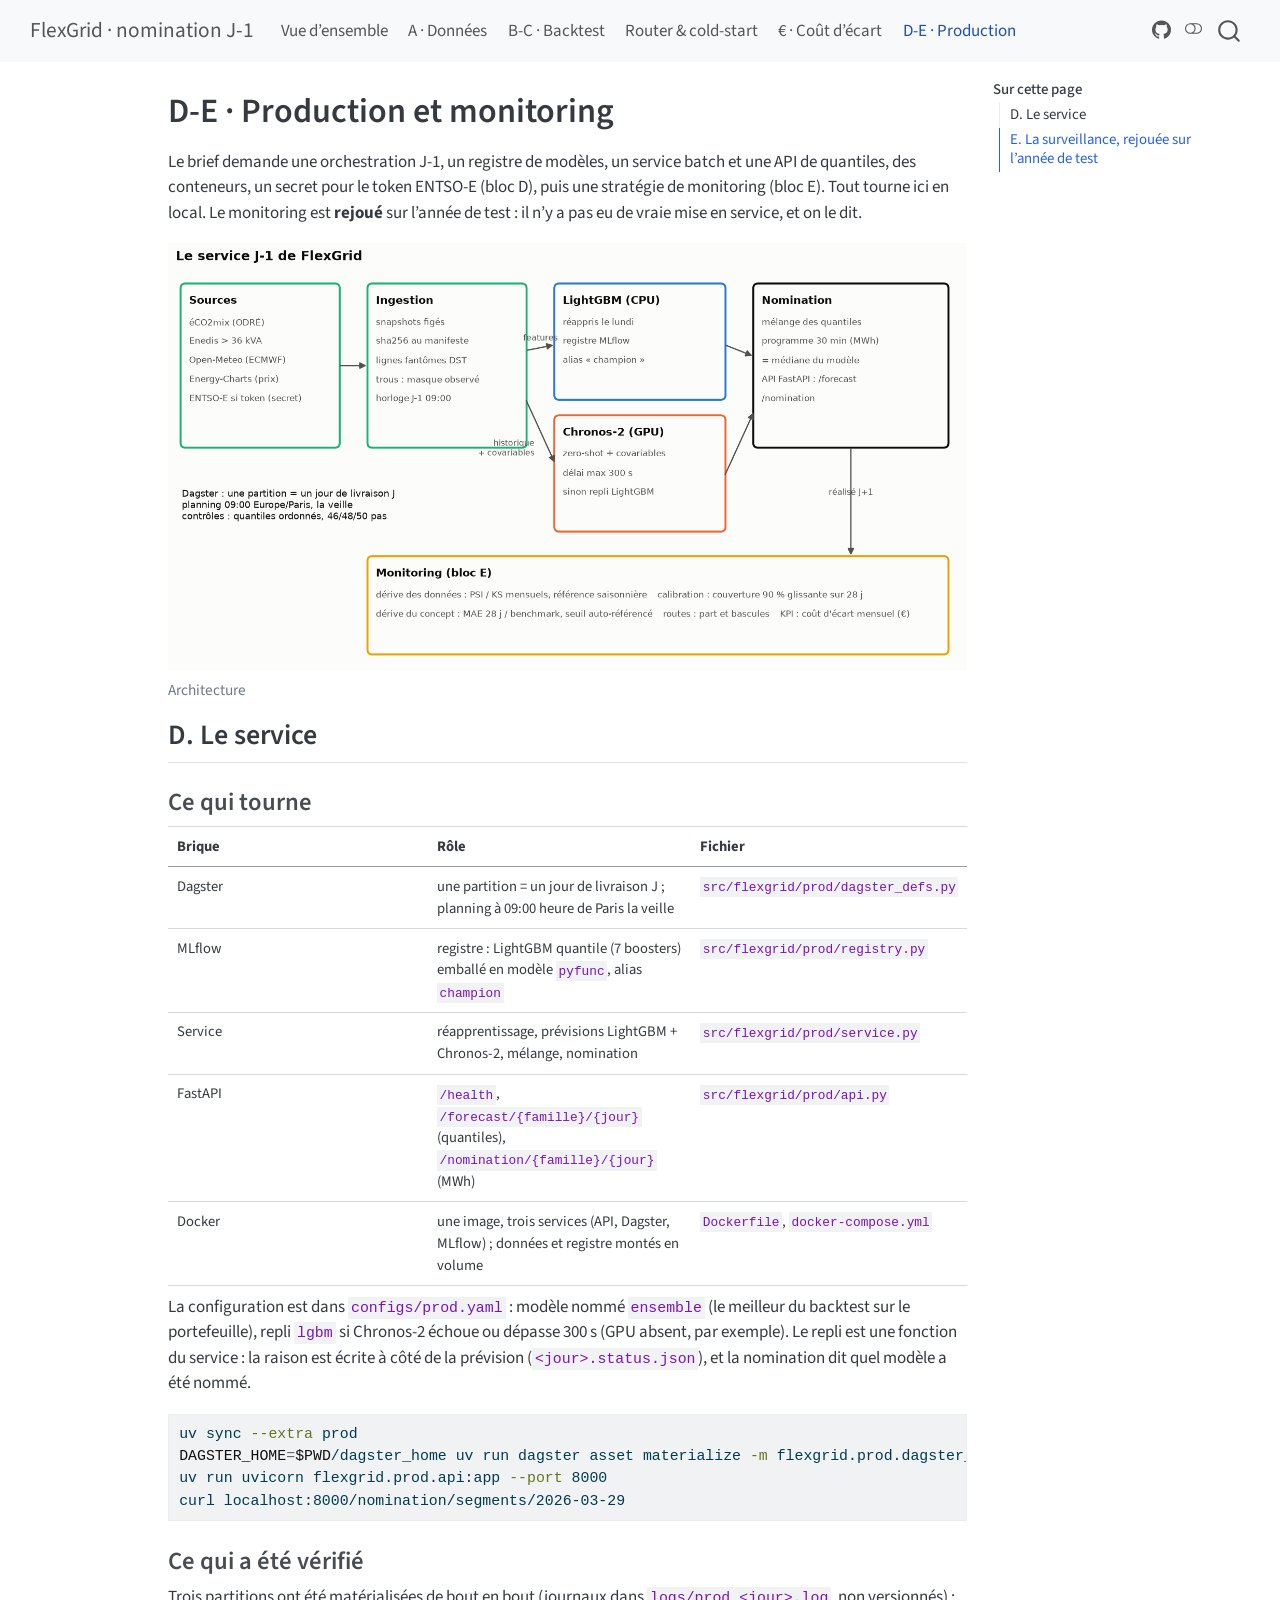
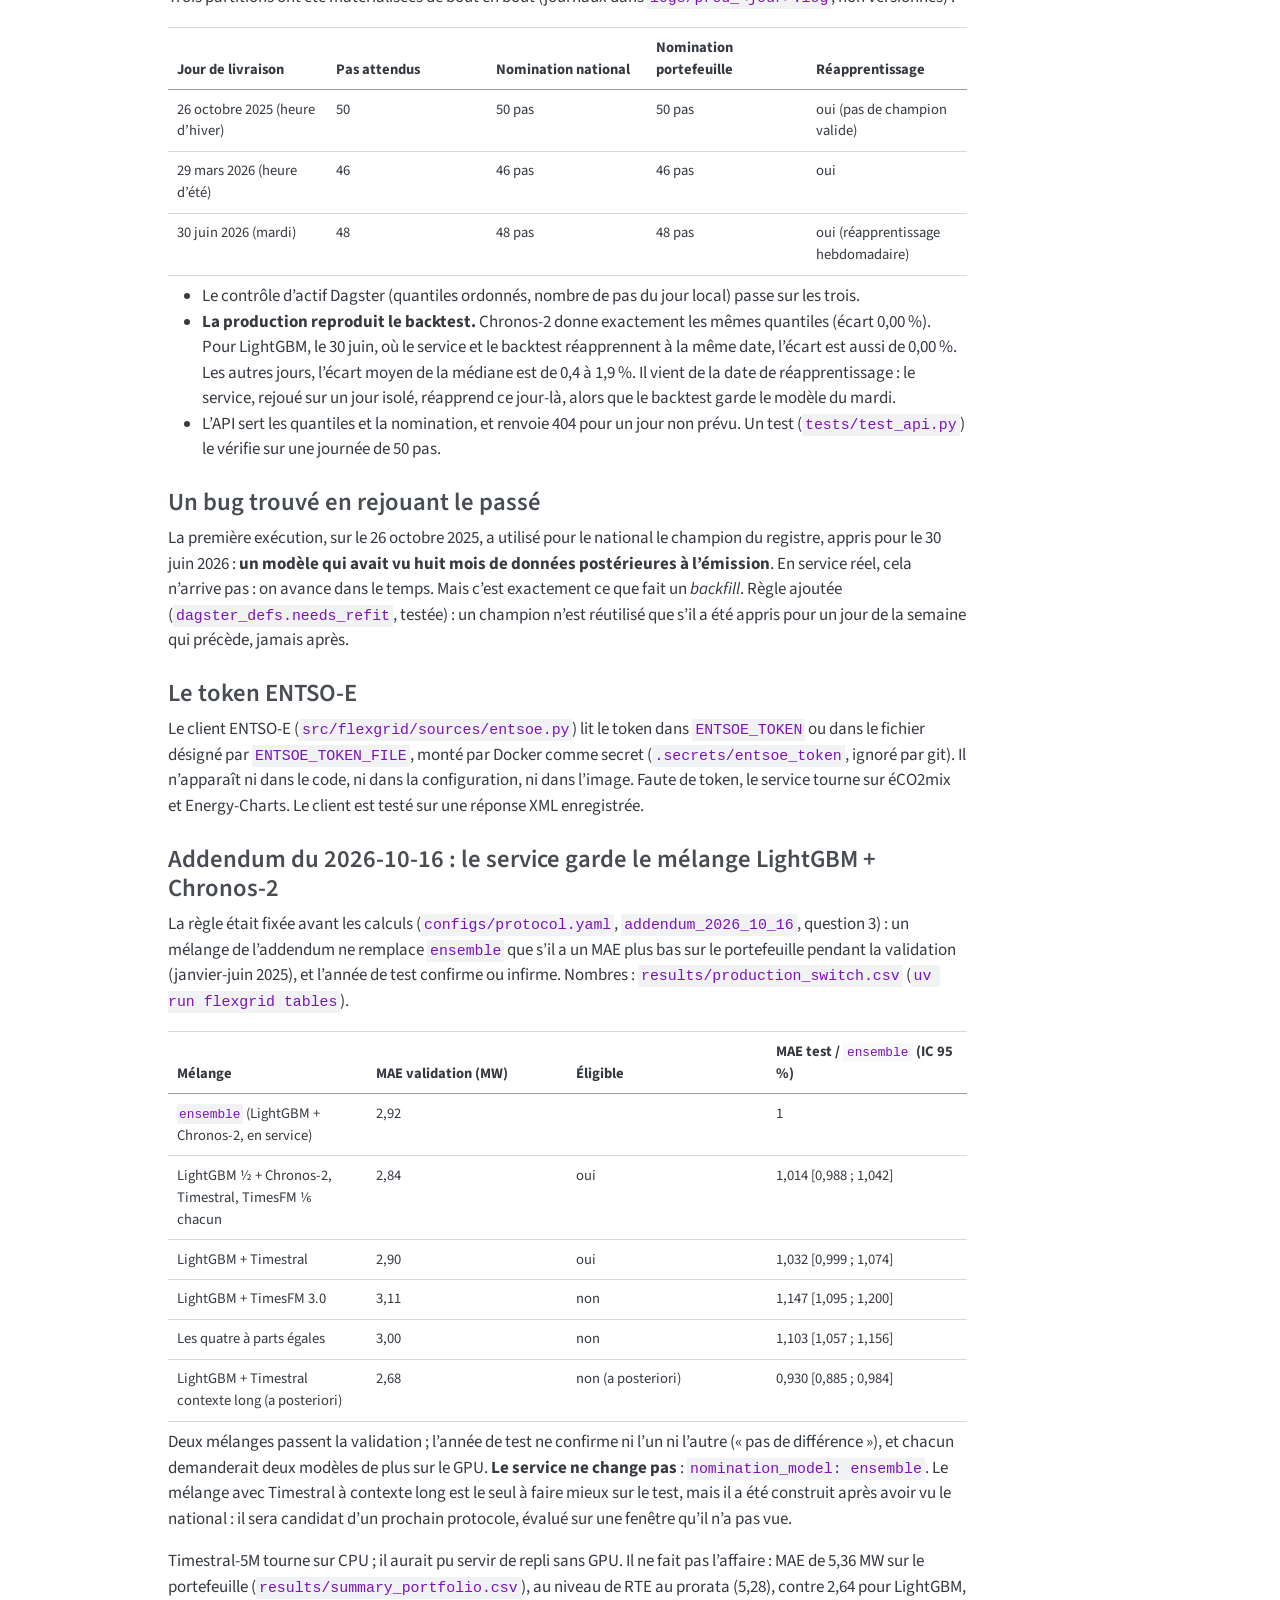
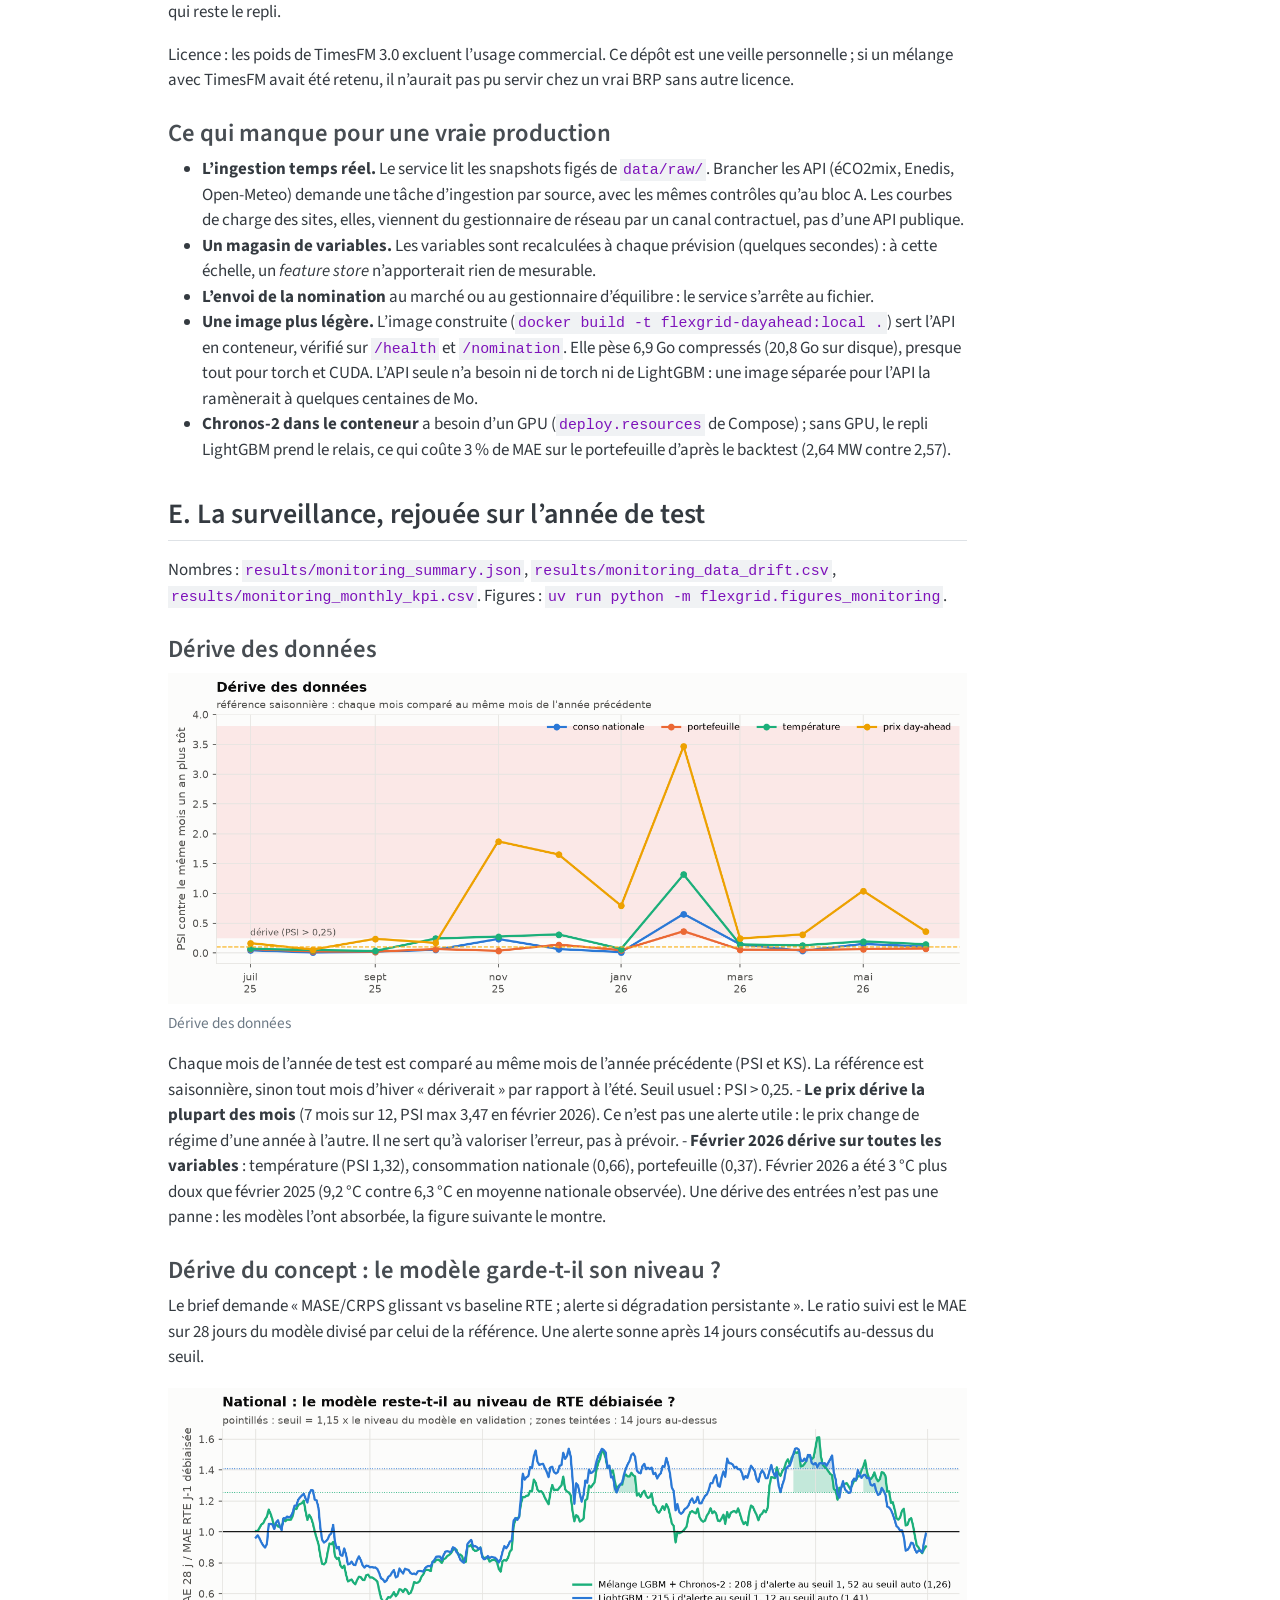
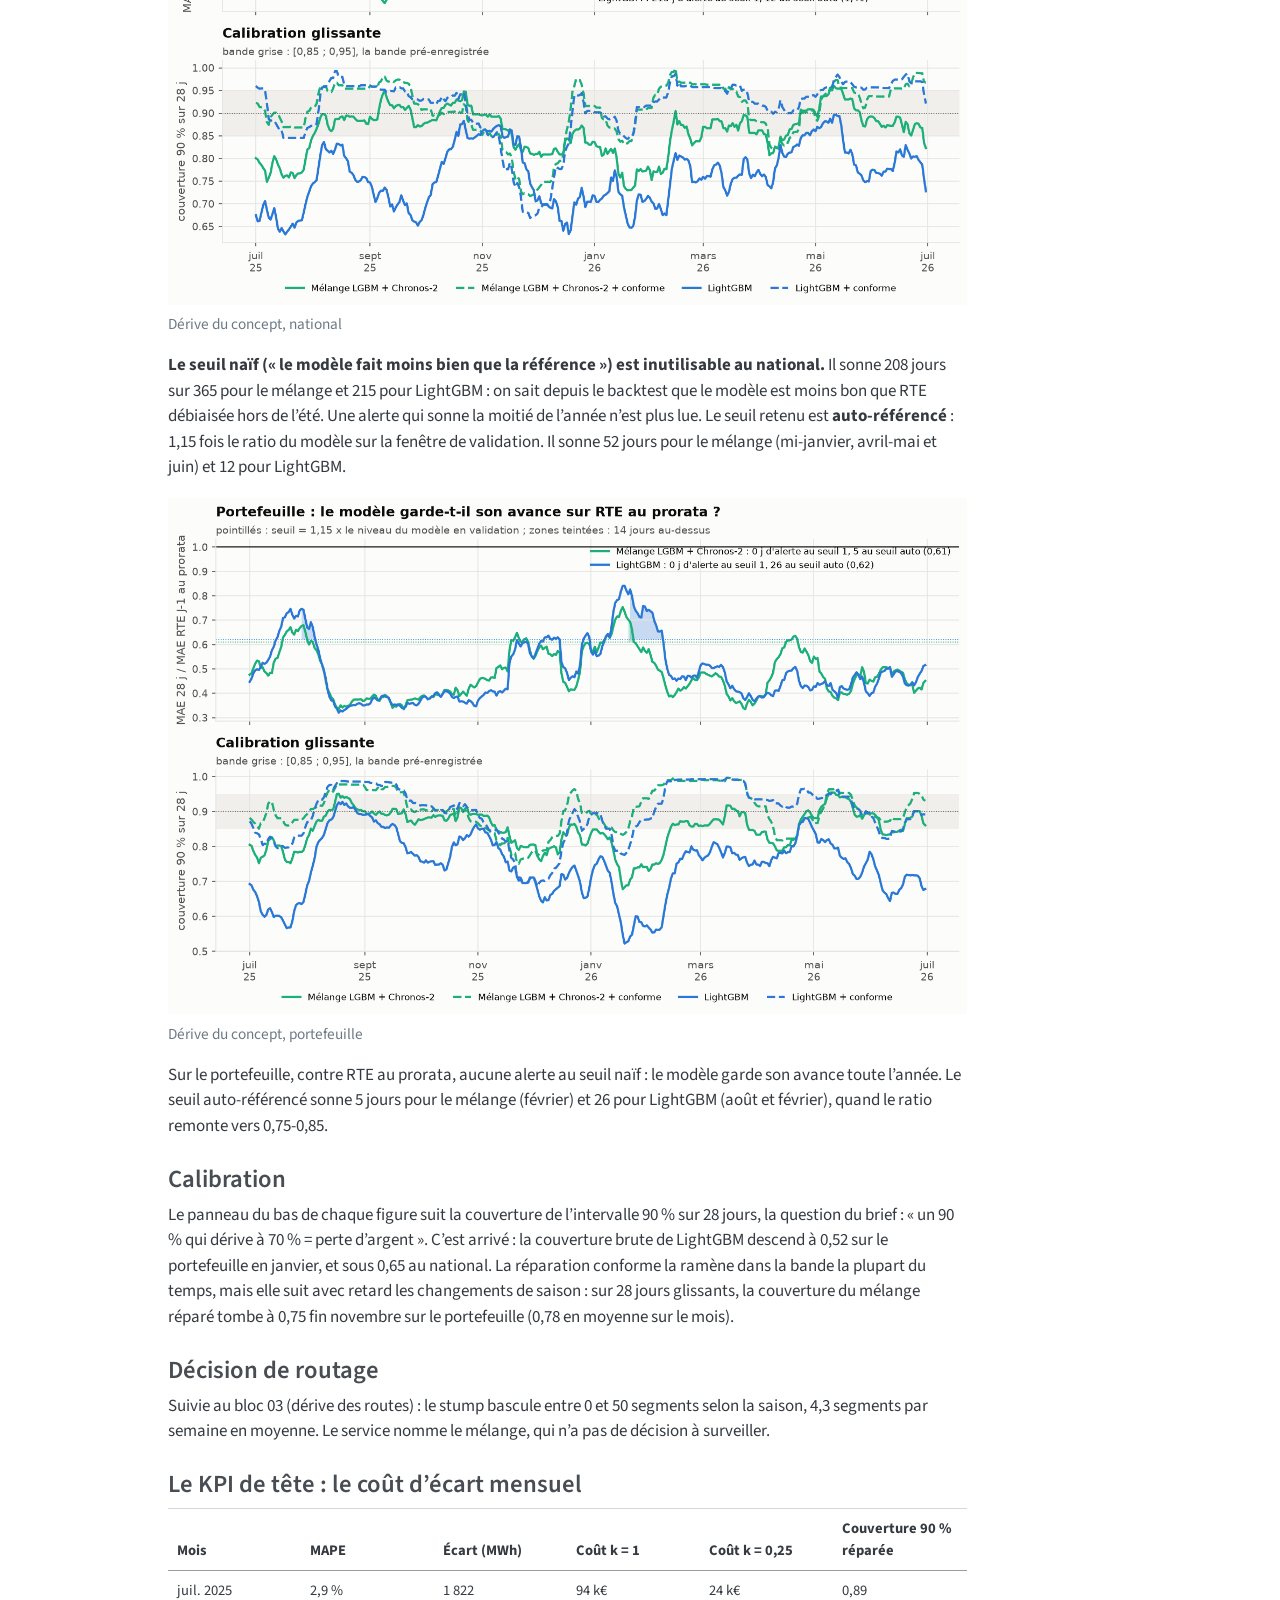
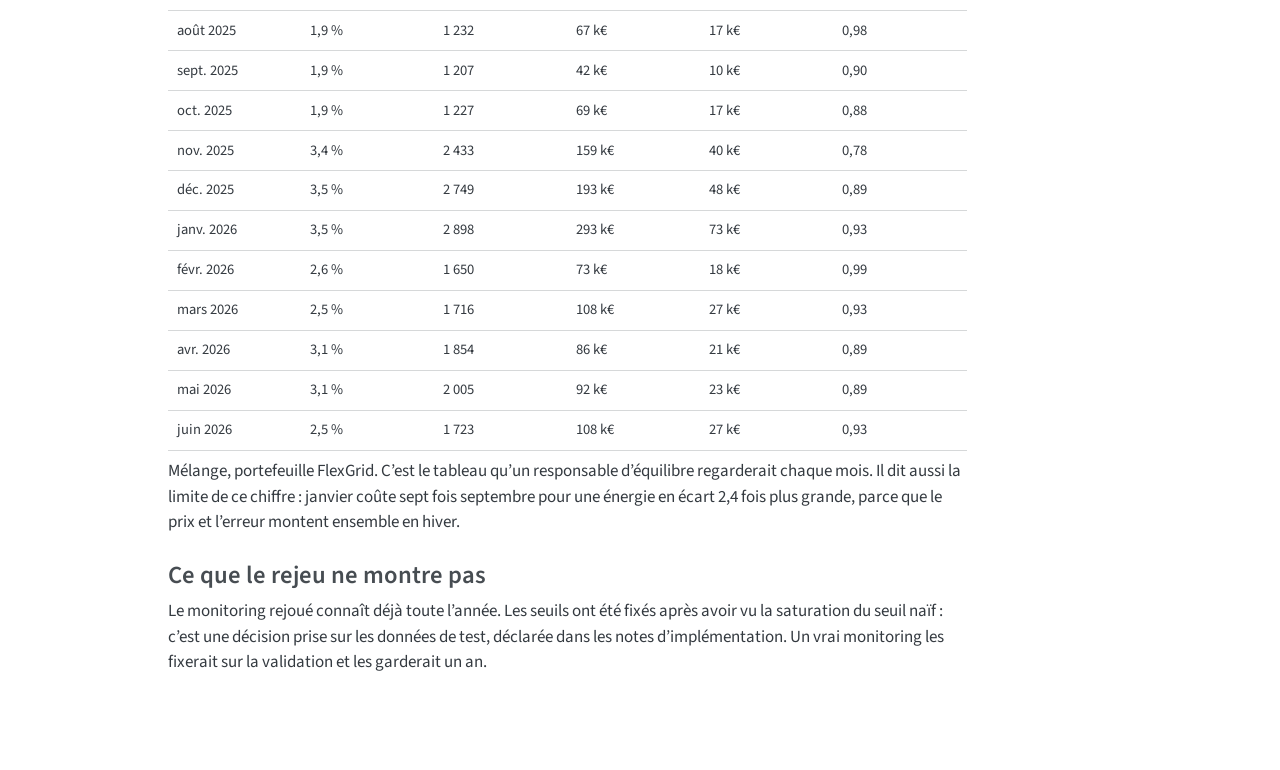
<file: docs/05_production.html>
<!DOCTYPE html>
<html xmlns="http://www.w3.org/1999/xhtml" lang="fr" xml:lang="fr"><head>

<meta charset="utf-8">
<meta name="generator" content="quarto-1.10.20">

<meta name="viewport" content="width=device-width, initial-scale=1.0, user-scalable=yes">


<title>D-E · Production et monitoring – FlexGrid · nomination J-1</title>
<style>
/* Default styles provided by pandoc.
** See https://pandoc.org/MANUAL.html#variables-for-html for config info.
*/
span.smallcaps{font-variant: small-caps;}
div.columns{display: flex; gap: 1.5em;}
div.column{flex: auto;}
@media screen {
div.columns{gap: min(4vw, 1.5em);}
div.column{overflow-x: auto;}
}
div.hanging-indent{margin-left: 1.5em; text-indent: -1.5em;}
ul.task-list{list-style: none;}
ul.task-list li input[type="checkbox"] {
  width: 0.8em;
  margin: 0 0.8em 0.2em -1em; /* quarto-specific, see https://github.com/quarto-dev/quarto-cli/issues/4556 */ 
  vertical-align: middle;
}
/* CSS for syntax highlighting */
html { -webkit-text-size-adjust: 100%; }
pre > code.sourceCode { white-space: pre; position: relative; }
pre > code.sourceCode > span { display: inline-block; line-height: 1.25; }
pre > code.sourceCode > span:empty { height: 1.2em; }
.sourceCode { overflow: visible; }
code.sourceCode > span { color: inherit; text-decoration: inherit; }
div.sourceCode { margin: 1em 0; }
pre.sourceCode { margin: 0; }
@media screen {
div.sourceCode { overflow: auto; }
}
@media print {
pre > code.sourceCode { white-space: pre-wrap; }
pre > code.sourceCode > span { text-indent: -5em; padding-left: 5em; }
}
pre.numberSource code
  { counter-reset: source-line 0; }
pre.numberSource code > span
  { position: relative; left: -4em; counter-increment: source-line; }
pre.numberSource code > span > a:first-child::before
  { content: counter(source-line);
    position: relative; left: -1em; text-align: right; vertical-align: baseline;
    border: none; display: inline-block;
    -webkit-touch-callout: none; -webkit-user-select: none;
    -khtml-user-select: none; -moz-user-select: none;
    -ms-user-select: none; user-select: none;
    padding: 0 4px; width: 4em;
  }
pre.numberSource { margin-left: 3em;  padding-left: 4px; }
div.sourceCode
  {   }
@media screen {
pre > code.sourceCode > span > a:first-child::before { text-decoration: underline; }
}
</style>


<script src="site_libs/quarto-nav/quarto-nav.js"></script>
<script src="site_libs/quarto-nav/headroom.min.js"></script>
<script src="site_libs/clipboard/clipboard.min.js"></script>
<script src="site_libs/quarto-search/autocomplete.umd.js"></script>
<script src="site_libs/quarto-search/fuse.min.js"></script>
<script src="site_libs/quarto-search/quarto-search.js"></script>
<meta name="quarto:offset" content="./">
<script src="site_libs/quarto-html/quarto.js" type="module"></script>
<script src="site_libs/quarto-html/tabsets/tabsets.js" type="module"></script>
<script src="site_libs/quarto-html/popper.min.js"></script>
<script src="site_libs/quarto-html/tippy.umd.min.js"></script>
<script src="site_libs/quarto-html/anchor.min.js"></script>
<link href="site_libs/quarto-html/tippy.css" rel="stylesheet">
<link href="site_libs/quarto-html/quarto-syntax-highlighting-17888a1159294d3eb470f19f6f52f5a5.css" rel="stylesheet" class="quarto-color-scheme" id="quarto-text-highlighting-styles">
<link href="site_libs/quarto-html/quarto-syntax-highlighting-dark-0ae969d3293726db143f6e9eb89af930.css" rel="stylesheet" class="quarto-color-scheme quarto-color-alternate" id="quarto-text-highlighting-styles">
<link href="site_libs/quarto-html/quarto-syntax-highlighting-17888a1159294d3eb470f19f6f52f5a5.css" rel="stylesheet" class="quarto-color-scheme-extra" id="quarto-text-highlighting-styles">
<script src="site_libs/bootstrap/bootstrap.min.js"></script>
<link href="site_libs/bootstrap/bootstrap-icons.css" rel="stylesheet">
<link href="site_libs/bootstrap/bootstrap-a281386074b47efc8bec99f94613e88c.min.css" rel="stylesheet" append-hash="true" class="quarto-color-scheme" id="quarto-bootstrap" data-mode="light">
<link href="site_libs/bootstrap/bootstrap-dark-e4dc5147feb9df705dffda8cb410f976.min.css" rel="stylesheet" append-hash="true" class="quarto-color-scheme quarto-color-alternate" id="quarto-bootstrap" data-mode="dark">
<link href="site_libs/bootstrap/bootstrap-a281386074b47efc8bec99f94613e88c.min.css" rel="stylesheet" append-hash="true" class="quarto-color-scheme-extra" id="quarto-bootstrap" data-mode="light">
<script id="quarto-search-options" type="application/json">{
  "location": "navbar",
  "copy-button": false,
  "collapse-after": 3,
  "panel-placement": "end",
  "type": "overlay",
  "limit": 50,
  "keyboard-shortcut": [
    "f",
    "/",
    "s"
  ],
  "show-item-context": false,
  "language": {
    "search-no-results-text": "Pas de résultats",
    "search-matching-documents-text": "documents trouvés",
    "search-copy-link-title": "Copier le lien vers la recherche",
    "search-hide-matches-text": "Cacher les correspondances additionnelles",
    "search-more-match-text": "correspondance de plus dans ce document",
    "search-more-matches-text": "correspondances de plus dans ce document",
    "search-clear-button-title": "Effacer",
    "search-text-placeholder": "",
    "search-detached-cancel-button-title": "Annuler",
    "search-submit-button-title": "Envoyer",
    "search-label": "Recherche"
  }
}</script>


<link rel="stylesheet" href="styles.css">
</head>

<body class="nav-fixed quarto-light"><script id="quarto-html-before-body" type="application/javascript">
    const toggleBodyColorMode = (bsSheetEl) => {
      const mode = bsSheetEl.getAttribute("data-mode");
      const bodyEl = window.document.querySelector("body");
      if (mode === "dark") {
        bodyEl.classList.add("quarto-dark");
        bodyEl.classList.remove("quarto-light");
      } else {
        bodyEl.classList.add("quarto-light");
        bodyEl.classList.remove("quarto-dark");
      }
    }
    const toggleBodyColorPrimary = () => {
      const bsSheetEl = window.document.querySelector("link#quarto-bootstrap:not([rel=disabled-stylesheet])");
      if (bsSheetEl) {
        toggleBodyColorMode(bsSheetEl);
      }
    }
    const setColorSchemeToggle = (alternate) => {
      const toggles = window.document.querySelectorAll('.quarto-color-scheme-toggle');
      for (let i=0; i < toggles.length; i++) {
        const toggle = toggles[i];
        if (toggle) {
          if (alternate) {
            toggle.classList.add("alternate");
          } else {
            toggle.classList.remove("alternate");
          }
        }
      }
    };
    const toggleColorMode = (alternate) => {
      // Switch the stylesheets
      const primaryStylesheets = window.document.querySelectorAll('link.quarto-color-scheme:not(.quarto-color-alternate)');
      const alternateStylesheets = window.document.querySelectorAll('link.quarto-color-scheme.quarto-color-alternate');
      manageTransitions('#quarto-margin-sidebar .nav-link', false);
      if (alternate) {
        // note: dark is layered on light, we don't disable primary!
        enableStylesheet(alternateStylesheets);
        for (const sheetNode of alternateStylesheets) {
          if (sheetNode.id === "quarto-bootstrap") {
            toggleBodyColorMode(sheetNode);
          }
        }
      } else {
        disableStylesheet(alternateStylesheets);
        enableStylesheet(primaryStylesheets)
        toggleBodyColorPrimary();
      }
      manageTransitions('#quarto-margin-sidebar .nav-link', true);
      // Switch the toggles
      setColorSchemeToggle(alternate)
      // Hack to workaround the fact that safari doesn't
      // properly recolor the scrollbar when toggling (#1455)
      if (navigator.userAgent.indexOf('Safari') > 0 && navigator.userAgent.indexOf('Chrome') == -1) {
        manageTransitions("body", false);
        window.scrollTo(0, 1);
        setTimeout(() => {
          window.scrollTo(0, 0);
          manageTransitions("body", true);
        }, 40);
      }
    }
    const disableStylesheet = (stylesheets) => {
      for (let i=0; i < stylesheets.length; i++) {
        const stylesheet = stylesheets[i];
        stylesheet.rel = 'disabled-stylesheet';
      }
    }
    const enableStylesheet = (stylesheets) => {
      for (let i=0; i < stylesheets.length; i++) {
        const stylesheet = stylesheets[i];
        if(stylesheet.rel !== 'stylesheet') { // for Chrome, which will still FOUC without this check
          stylesheet.rel = 'stylesheet';
        }
      }
    }
    const manageTransitions = (selector, allowTransitions) => {
      const els = window.document.querySelectorAll(selector);
      for (let i=0; i < els.length; i++) {
        const el = els[i];
        if (allowTransitions) {
          el.classList.remove('notransition');
        } else {
          el.classList.add('notransition');
        }
      }
    }
    const isFileUrl = () => {
      return window.location.protocol === 'file:';
    }
    const hasAlternateSentinel = () => {
      let styleSentinel = getColorSchemeSentinel();
      if (styleSentinel !== null) {
        return styleSentinel === "alternate";
      } else {
        return false;
      }
    }
    const setStyleSentinel = (alternate) => {
      const value = alternate ? "alternate" : "default";
      if (!isFileUrl()) {
        window.localStorage.setItem("quarto-color-scheme", value);
      } else {
        localAlternateSentinel = value;
      }
    }
    const getColorSchemeSentinel = () => {
      if (!isFileUrl()) {
        const storageValue = window.localStorage.getItem("quarto-color-scheme");
        return storageValue != null ? storageValue : localAlternateSentinel;
      } else {
        return localAlternateSentinel;
      }
    }
    const toggleGiscusIfUsed = (isAlternate, darkModeDefault) => {
      const baseTheme = document.querySelector('#giscus-base-theme')?.value ?? 'light';
      const alternateTheme = document.querySelector('#giscus-alt-theme')?.value ?? 'dark';
      let newTheme = '';
      if(authorPrefersDark) {
        newTheme = isAlternate ? baseTheme : alternateTheme;
      } else {
        newTheme = isAlternate ? alternateTheme : baseTheme;
      }
      const changeGiscusTheme = () => {
        // From: https://github.com/giscus/giscus/issues/336
        const sendMessage = (message) => {
          const iframe = document.querySelector('iframe.giscus-frame');
          if (!iframe) return;
          iframe.contentWindow.postMessage({ giscus: message }, 'https://giscus.app');
        }
        sendMessage({
          setConfig: {
            theme: newTheme
          }
        });
      }
      const isGiscussLoaded = window.document.querySelector('iframe.giscus-frame') !== null;
      if (isGiscussLoaded) {
        changeGiscusTheme();
      }
    };
    const authorPrefersDark = false;
    const darkModeDefault = authorPrefersDark;
      document.querySelector('link#quarto-text-highlighting-styles.quarto-color-scheme-extra').rel = 'disabled-stylesheet';
      document.querySelector('link#quarto-bootstrap.quarto-color-scheme-extra').rel = 'disabled-stylesheet';
    let localAlternateSentinel = darkModeDefault ? 'alternate' : 'default';
    // Dark / light mode switch
    window.quartoToggleColorScheme = () => {
      // Read the current dark / light value
      let toAlternate = !hasAlternateSentinel();
      toggleColorMode(toAlternate);
      setStyleSentinel(toAlternate);
      toggleGiscusIfUsed(toAlternate, darkModeDefault);
      window.dispatchEvent(new Event('resize'));
    };
    // Switch to dark mode if need be
    if (hasAlternateSentinel()) {
      toggleColorMode(true);
    } else {
      toggleColorMode(false);
    }
  </script>

<div id="quarto-search-results"></div>
  <header id="quarto-header" class="headroom fixed-top">
    <nav class="navbar navbar-expand-lg " data-bs-theme="dark">
      <div class="navbar-container container-fluid">
      <div class="navbar-brand-container mx-auto">
    <a class="navbar-brand" href="./index.html">
    <span class="navbar-title">FlexGrid · nomination J-1</span>
    </a>
  </div>
            <div id="quarto-search" class="" title="Recherche"></div>
          <button class="navbar-toggler" type="button" data-bs-toggle="collapse" data-bs-target="#navbarCollapse" aria-controls="navbarCollapse" role="menu" aria-expanded="false" aria-label="Basculer la navigation" onclick="if (window.quartoToggleHeadroom) { window.quartoToggleHeadroom(); }">
  <span class="navbar-toggler-icon"></span>
</button>
          <div class="collapse navbar-collapse" id="navbarCollapse">
            <ul class="navbar-nav navbar-nav-scroll me-auto">
  <li class="nav-item">
    <a class="nav-link" href="./index.html"> 
<span class="menu-text">Vue d’ensemble</span></a>
  </li>  
  <li class="nav-item">
    <a class="nav-link" href="./01_donnees.html"> 
<span class="menu-text">A · Données</span></a>
  </li>  
  <li class="nav-item">
    <a class="nav-link" href="./02_backtest.html"> 
<span class="menu-text">B-C · Backtest</span></a>
  </li>  
  <li class="nav-item">
    <a class="nav-link" href="./03_router.html"> 
<span class="menu-text">Router &amp; cold-start</span></a>
  </li>  
  <li class="nav-item">
    <a class="nav-link" href="./04_cout.html"> 
<span class="menu-text">€ · Coût d’écart</span></a>
  </li>  
  <li class="nav-item">
    <a class="nav-link active" href="./05_production.html" aria-current="page"> 
<span class="menu-text">D-E · Production</span></a>
  </li>  
</ul>
            <ul class="navbar-nav navbar-nav-scroll ms-auto">
  <li class="nav-item compact">
    <a class="nav-link" href="https://github.com/gwils28/flexgrid_dayahead"> <i class="bi bi-github" role="img">
</i> 
<span class="menu-text"></span></a>
  </li>  
</ul>
          </div> <!-- /navcollapse -->
            <div class="quarto-navbar-tools">
  <a href="" class="quarto-color-scheme-toggle quarto-navigation-tool  px-1" onclick="window.quartoToggleColorScheme(); return false;" title="Basculer le mode sombre"><i class="bi"></i></a>
</div>
      </div> <!-- /container-fluid -->
    </nav>
</header>
<!-- content -->
<div id="quarto-content" class="quarto-container page-columns page-rows-contents page-layout-article page-navbar">
<!-- sidebar -->
<!-- margin-sidebar -->
    <div id="quarto-margin-sidebar" class="sidebar margin-sidebar">
        <nav id="TOC" role="doc-toc" class="toc-active">
    <h2 id="toc-title">Sur cette page</h2>
   
  <ul class="collapse">
  <li><a href="#d.-le-service" id="toc-d.-le-service" class="nav-link active" data-scroll-target="#d.-le-service">D. Le service</a></li>
  <li><a href="#e.-la-surveillance-rejouée-sur-lannée-de-test" id="toc-e.-la-surveillance-rejouée-sur-lannée-de-test" class="nav-link" data-scroll-target="#e.-la-surveillance-rejouée-sur-lannée-de-test">E. La surveillance, rejouée sur l’année de test</a></li>
  </ul>
</nav>
    </div>
<!-- main -->
<main class="content" id="quarto-document-content">


<header id="title-block-header" class="quarto-title-block default">
<div class="quarto-title">
<h1 class="title">D-E · Production et monitoring</h1>
</div>



<div class="quarto-title-meta">

    
  
    
  </div>
  


</header>


<p>Le brief demande une orchestration J-1, un registre de modèles, un service batch et une API de quantiles, des conteneurs, un secret pour le token ENTSO-E (bloc D), puis une stratégie de monitoring (bloc E). Tout tourne ici en local. Le monitoring est <strong>rejoué</strong> sur l’année de test : il n’y a pas eu de vraie mise en service, et on le dit.</p>
<div class="quarto-figure quarto-figure-center">
<figure class="figure">
<p><img src="figures/architecture.png" class="img-fluid figure-img"></p>
<figcaption>Architecture</figcaption>
</figure>
</div>
<section id="d.-le-service" class="level2">
<h2 class="anchored" data-anchor-id="d.-le-service">D. Le service</h2>
<section id="ce-qui-tourne" class="level3">
<h3 class="anchored" data-anchor-id="ce-qui-tourne">Ce qui tourne</h3>
<table class="caption-top table">
<colgroup>
<col style="width: 33%">
<col style="width: 33%">
<col style="width: 33%">
</colgroup>
<thead>
<tr class="header">
<th>Brique</th>
<th>Rôle</th>
<th>Fichier</th>
</tr>
</thead>
<tbody>
<tr class="odd">
<td>Dagster</td>
<td>une partition = un jour de livraison J ; planning à 09:00 heure de Paris la veille</td>
<td><code>src/flexgrid/prod/dagster_defs.py</code></td>
</tr>
<tr class="even">
<td>MLflow</td>
<td>registre : LightGBM quantile (7 boosters) emballé en modèle <code>pyfunc</code>, alias <code>champion</code></td>
<td><code>src/flexgrid/prod/registry.py</code></td>
</tr>
<tr class="odd">
<td>Service</td>
<td>réapprentissage, prévisions LightGBM + Chronos-2, mélange, nomination</td>
<td><code>src/flexgrid/prod/service.py</code></td>
</tr>
<tr class="even">
<td>FastAPI</td>
<td><code>/health</code>, <code>/forecast/{famille}/{jour}</code> (quantiles), <code>/nomination/{famille}/{jour}</code> (MWh)</td>
<td><code>src/flexgrid/prod/api.py</code></td>
</tr>
<tr class="odd">
<td>Docker</td>
<td>une image, trois services (API, Dagster, MLflow) ; données et registre montés en volume</td>
<td><code>Dockerfile</code>, <code>docker-compose.yml</code></td>
</tr>
</tbody>
</table>
<p>La configuration est dans <code>configs/prod.yaml</code> : modèle nommé <code>ensemble</code> (le meilleur du backtest sur le portefeuille), repli <code>lgbm</code> si Chronos-2 échoue ou dépasse 300 s (GPU absent, par exemple). Le repli est une fonction du service : la raison est écrite à côté de la prévision (<code>&lt;jour&gt;.status.json</code>), et la nomination dit quel modèle a été nommé.</p>
<div class="code-copy-outer-scaffold"><div class="sourceCode" id="cb1"><pre class="sourceCode bash code-with-copy"><code class="sourceCode bash"><span id="cb1-1"><a href="#cb1-1" aria-hidden="true" tabindex="-1"></a><span class="ex">uv</span> sync <span class="at">--extra</span> prod</span>
<span id="cb1-2"><a href="#cb1-2" aria-hidden="true" tabindex="-1"></a><span class="va">DAGSTER_HOME</span><span class="op">=</span><span class="va">$PWD</span>/dagster_home <span class="ex">uv</span> run dagster asset materialize <span class="at">-m</span> flexgrid.prod.dagster_defs <span class="at">--select</span> <span class="st">'*'</span> <span class="at">--partition</span> 2026-03-29</span>
<span id="cb1-3"><a href="#cb1-3" aria-hidden="true" tabindex="-1"></a><span class="ex">uv</span> run uvicorn flexgrid.prod.api:app <span class="at">--port</span> 8000</span>
<span id="cb1-4"><a href="#cb1-4" aria-hidden="true" tabindex="-1"></a><span class="ex">curl</span> localhost:8000/nomination/segments/2026-03-29</span></code></pre></div><button title="Copier vers le presse-papier" class="code-copy-button"><i class="bi"></i></button></div>
</section>
<section id="ce-qui-a-été-vérifié" class="level3">
<h3 class="anchored" data-anchor-id="ce-qui-a-été-vérifié">Ce qui a été vérifié</h3>
<p>Trois partitions ont été matérialisées de bout en bout (journaux dans <code>logs/prod_&lt;jour&gt;.log</code>, non versionnés) :</p>
<table class="caption-top table">
<colgroup>
<col style="width: 20%">
<col style="width: 20%">
<col style="width: 20%">
<col style="width: 20%">
<col style="width: 20%">
</colgroup>
<thead>
<tr class="header">
<th>Jour de livraison</th>
<th>Pas attendus</th>
<th>Nomination national</th>
<th>Nomination portefeuille</th>
<th>Réapprentissage</th>
</tr>
</thead>
<tbody>
<tr class="odd">
<td>26 octobre 2025 (heure d’hiver)</td>
<td>50</td>
<td>50 pas</td>
<td>50 pas</td>
<td>oui (pas de champion valide)</td>
</tr>
<tr class="even">
<td>29 mars 2026 (heure d’été)</td>
<td>46</td>
<td>46 pas</td>
<td>46 pas</td>
<td>oui</td>
</tr>
<tr class="odd">
<td>30 juin 2026 (mardi)</td>
<td>48</td>
<td>48 pas</td>
<td>48 pas</td>
<td>oui (réapprentissage hebdomadaire)</td>
</tr>
</tbody>
</table>
<ul>
<li>Le contrôle d’actif Dagster (quantiles ordonnés, nombre de pas du jour local) passe sur les trois.</li>
<li><strong>La production reproduit le backtest.</strong> Chronos-2 donne exactement les mêmes quantiles (écart 0,00 %). Pour LightGBM, le 30 juin, où le service et le backtest réapprennent à la même date, l’écart est aussi de 0,00 %. Les autres jours, l’écart moyen de la médiane est de 0,4 à 1,9 %. Il vient de la date de réapprentissage : le service, rejoué sur un jour isolé, réapprend ce jour-là, alors que le backtest garde le modèle du mardi.</li>
<li>L’API sert les quantiles et la nomination, et renvoie 404 pour un jour non prévu. Un test (<code>tests/test_api.py</code>) le vérifie sur une journée de 50 pas.</li>
</ul>
</section>
<section id="un-bug-trouvé-en-rejouant-le-passé" class="level3">
<h3 class="anchored" data-anchor-id="un-bug-trouvé-en-rejouant-le-passé">Un bug trouvé en rejouant le passé</h3>
<p>La première exécution, sur le 26 octobre 2025, a utilisé pour le national le champion du registre, appris pour le 30 juin 2026 : <strong>un modèle qui avait vu huit mois de données postérieures à l’émission</strong>. En service réel, cela n’arrive pas : on avance dans le temps. Mais c’est exactement ce que fait un <em>backfill</em>. Règle ajoutée (<code>dagster_defs.needs_refit</code>, testée) : un champion n’est réutilisé que s’il a été appris pour un jour de la semaine qui précède, jamais après.</p>
</section>
<section id="le-token-entso-e" class="level3">
<h3 class="anchored" data-anchor-id="le-token-entso-e">Le token ENTSO-E</h3>
<p>Le client ENTSO-E (<code>src/flexgrid/sources/entsoe.py</code>) lit le token dans <code>ENTSOE_TOKEN</code> ou dans le fichier désigné par <code>ENTSOE_TOKEN_FILE</code>, monté par Docker comme secret (<code>.secrets/entsoe_token</code>, ignoré par git). Il n’apparaît ni dans le code, ni dans la configuration, ni dans l’image. Faute de token, le service tourne sur éCO2mix et Energy-Charts. Le client est testé sur une réponse XML enregistrée.</p>
</section>
<section id="addendum-du-2026-10-16-le-service-garde-le-mélange-lightgbm-chronos-2" class="level3">
<h3 class="anchored" data-anchor-id="addendum-du-2026-10-16-le-service-garde-le-mélange-lightgbm-chronos-2">Addendum du 2026-10-16 : le service garde le mélange LightGBM + Chronos-2</h3>
<p>La règle était fixée avant les calculs (<code>configs/protocol.yaml</code>, <code>addendum_2026_10_16</code>, question 3) : un mélange de l’addendum ne remplace <code>ensemble</code> que s’il a un MAE plus bas sur le portefeuille pendant la validation (janvier-juin 2025), et l’année de test confirme ou infirme. Nombres : <code>results/production_switch.csv</code> (<code>uv run flexgrid tables</code>).</p>
<table class="caption-top table">
<colgroup>
<col style="width: 25%">
<col style="width: 25%">
<col style="width: 25%">
<col style="width: 25%">
</colgroup>
<thead>
<tr class="header">
<th>Mélange</th>
<th>MAE validation (MW)</th>
<th>Éligible</th>
<th>MAE test / <code>ensemble</code> (IC 95 %)</th>
</tr>
</thead>
<tbody>
<tr class="odd">
<td><code>ensemble</code> (LightGBM + Chronos-2, en service)</td>
<td>2,92</td>
<td></td>
<td>1</td>
</tr>
<tr class="even">
<td>LightGBM ½ + Chronos-2, Timestral, TimesFM ⅙ chacun</td>
<td>2,84</td>
<td>oui</td>
<td>1,014 [0,988 ; 1,042]</td>
</tr>
<tr class="odd">
<td>LightGBM + Timestral</td>
<td>2,90</td>
<td>oui</td>
<td>1,032 [0,999 ; 1,074]</td>
</tr>
<tr class="even">
<td>LightGBM + TimesFM 3.0</td>
<td>3,11</td>
<td>non</td>
<td>1,147 [1,095 ; 1,200]</td>
</tr>
<tr class="odd">
<td>Les quatre à parts égales</td>
<td>3,00</td>
<td>non</td>
<td>1,103 [1,057 ; 1,156]</td>
</tr>
<tr class="even">
<td>LightGBM + Timestral contexte long (a posteriori)</td>
<td>2,68</td>
<td>non (a posteriori)</td>
<td>0,930 [0,885 ; 0,984]</td>
</tr>
</tbody>
</table>
<p>Deux mélanges passent la validation ; l’année de test ne confirme ni l’un ni l’autre (« pas de différence »), et chacun demanderait deux modèles de plus sur le GPU. <strong>Le service ne change pas</strong> : <code>nomination_model: ensemble</code>. Le mélange avec Timestral à contexte long est le seul à faire mieux sur le test, mais il a été construit après avoir vu le national : il sera candidat d’un prochain protocole, évalué sur une fenêtre qu’il n’a pas vue.</p>
<p>Timestral-5M tourne sur CPU ; il aurait pu servir de repli sans GPU. Il ne fait pas l’affaire : MAE de 5,36 MW sur le portefeuille (<code>results/summary_portfolio.csv</code>), au niveau de RTE au prorata (5,28), contre 2,64 pour LightGBM, qui reste le repli.</p>
<p>Licence : les poids de TimesFM 3.0 excluent l’usage commercial. Ce dépôt est une veille personnelle ; si un mélange avec TimesFM avait été retenu, il n’aurait pas pu servir chez un vrai BRP sans autre licence.</p>
</section>
<section id="ce-qui-manque-pour-une-vraie-production" class="level3">
<h3 class="anchored" data-anchor-id="ce-qui-manque-pour-une-vraie-production">Ce qui manque pour une vraie production</h3>
<ul>
<li><strong>L’ingestion temps réel.</strong> Le service lit les snapshots figés de <code>data/raw/</code>. Brancher les API (éCO2mix, Enedis, Open-Meteo) demande une tâche d’ingestion par source, avec les mêmes contrôles qu’au bloc A. Les courbes de charge des sites, elles, viennent du gestionnaire de réseau par un canal contractuel, pas d’une API publique.</li>
<li><strong>Un magasin de variables.</strong> Les variables sont recalculées à chaque prévision (quelques secondes) : à cette échelle, un <em>feature store</em> n’apporterait rien de mesurable.</li>
<li><strong>L’envoi de la nomination</strong> au marché ou au gestionnaire d’équilibre : le service s’arrête au fichier.</li>
<li><strong>Une image plus légère.</strong> L’image construite (<code>docker build -t flexgrid-dayahead:local .</code>) sert l’API en conteneur, vérifié sur <code>/health</code> et <code>/nomination</code>. Elle pèse 6,9 Go compressés (20,8 Go sur disque), presque tout pour torch et CUDA. L’API seule n’a besoin ni de torch ni de LightGBM : une image séparée pour l’API la ramènerait à quelques centaines de Mo.</li>
<li><strong>Chronos-2 dans le conteneur</strong> a besoin d’un GPU (<code>deploy.resources</code> de Compose) ; sans GPU, le repli LightGBM prend le relais, ce qui coûte 3 % de MAE sur le portefeuille d’après le backtest (2,64 MW contre 2,57).</li>
</ul>
</section>
</section>
<section id="e.-la-surveillance-rejouée-sur-lannée-de-test" class="level2">
<h2 class="anchored" data-anchor-id="e.-la-surveillance-rejouée-sur-lannée-de-test">E. La surveillance, rejouée sur l’année de test</h2>
<p>Nombres : <code>results/monitoring_summary.json</code>, <code>results/monitoring_data_drift.csv</code>, <code>results/monitoring_monthly_kpi.csv</code>. Figures : <code>uv run python -m flexgrid.figures_monitoring</code>.</p>
<section id="dérive-des-données" class="level3">
<h3 class="anchored" data-anchor-id="dérive-des-données">Dérive des données</h3>
<div class="quarto-figure quarto-figure-center">
<figure class="figure">
<p><img src="figures/data_drift.png" class="img-fluid figure-img"></p>
<figcaption>Dérive des données</figcaption>
</figure>
</div>
<p>Chaque mois de l’année de test est comparé au même mois de l’année précédente (PSI et KS). La référence est saisonnière, sinon tout mois d’hiver « dériverait » par rapport à l’été. Seuil usuel : PSI &gt; 0,25. - <strong>Le prix dérive la plupart des mois</strong> (7 mois sur 12, PSI max 3,47 en février 2026). Ce n’est pas une alerte utile : le prix change de régime d’une année à l’autre. Il ne sert qu’à valoriser l’erreur, pas à prévoir. - <strong>Février 2026 dérive sur toutes les variables</strong> : température (PSI 1,32), consommation nationale (0,66), portefeuille (0,37). Février 2026 a été 3 °C plus doux que février 2025 (9,2 °C contre 6,3 °C en moyenne nationale observée). Une dérive des entrées n’est pas une panne : les modèles l’ont absorbée, la figure suivante le montre.</p>
</section>
<section id="dérive-du-concept-le-modèle-garde-t-il-son-niveau" class="level3">
<h3 class="anchored" data-anchor-id="dérive-du-concept-le-modèle-garde-t-il-son-niveau">Dérive du concept : le modèle garde-t-il son niveau ?</h3>
<p>Le brief demande « MASE/CRPS glissant vs baseline RTE ; alerte si dégradation persistante ». Le ratio suivi est le MAE sur 28 jours du modèle divisé par celui de la référence. Une alerte sonne après 14 jours consécutifs au-dessus du seuil.</p>
<div class="quarto-figure quarto-figure-center">
<figure class="figure">
<p><img src="figures/national_concept_drift.png" class="img-fluid figure-img"></p>
<figcaption>Dérive du concept, national</figcaption>
</figure>
</div>
<p><strong>Le seuil naïf (« le modèle fait moins bien que la référence ») est inutilisable au national.</strong> Il sonne 208 jours sur 365 pour le mélange et 215 pour LightGBM : on sait depuis le backtest que le modèle est moins bon que RTE débiaisée hors de l’été. Une alerte qui sonne la moitié de l’année n’est plus lue. Le seuil retenu est <strong>auto-référencé</strong> : 1,15 fois le ratio du modèle sur la fenêtre de validation. Il sonne 52 jours pour le mélange (mi-janvier, avril-mai et juin) et 12 pour LightGBM.</p>
<div class="quarto-figure quarto-figure-center">
<figure class="figure">
<p><img src="figures/portfolio_concept_drift.png" class="img-fluid figure-img"></p>
<figcaption>Dérive du concept, portefeuille</figcaption>
</figure>
</div>
<p>Sur le portefeuille, contre RTE au prorata, aucune alerte au seuil naïf : le modèle garde son avance toute l’année. Le seuil auto-référencé sonne 5 jours pour le mélange (février) et 26 pour LightGBM (août et février), quand le ratio remonte vers 0,75-0,85.</p>
</section>
<section id="calibration" class="level3">
<h3 class="anchored" data-anchor-id="calibration">Calibration</h3>
<p>Le panneau du bas de chaque figure suit la couverture de l’intervalle 90 % sur 28 jours, la question du brief : « un 90 % qui dérive à 70 % = perte d’argent ». C’est arrivé : la couverture brute de LightGBM descend à 0,52 sur le portefeuille en janvier, et sous 0,65 au national. La réparation conforme la ramène dans la bande la plupart du temps, mais elle suit avec retard les changements de saison : sur 28 jours glissants, la couverture du mélange réparé tombe à 0,75 fin novembre sur le portefeuille (0,78 en moyenne sur le mois).</p>
</section>
<section id="décision-de-routage" class="level3">
<h3 class="anchored" data-anchor-id="décision-de-routage">Décision de routage</h3>
<p>Suivie au bloc 03 (dérive des routes) : le stump bascule entre 0 et 50 segments selon la saison, 4,3 segments par semaine en moyenne. Le service nomme le mélange, qui n’a pas de décision à surveiller.</p>
</section>
<section id="le-kpi-de-tête-le-coût-décart-mensuel" class="level3">
<h3 class="anchored" data-anchor-id="le-kpi-de-tête-le-coût-décart-mensuel">Le KPI de tête : le coût d’écart mensuel</h3>
<table class="caption-top table">
<colgroup>
<col style="width: 16%">
<col style="width: 16%">
<col style="width: 16%">
<col style="width: 16%">
<col style="width: 16%">
<col style="width: 16%">
</colgroup>
<thead>
<tr class="header">
<th>Mois</th>
<th>MAPE</th>
<th>Écart (MWh)</th>
<th>Coût k = 1</th>
<th>Coût k = 0,25</th>
<th>Couverture 90 % réparée</th>
</tr>
</thead>
<tbody>
<tr class="odd">
<td>juil. 2025</td>
<td>2,9 %</td>
<td>1 822</td>
<td>94 k€</td>
<td>24 k€</td>
<td>0,89</td>
</tr>
<tr class="even">
<td>août 2025</td>
<td>1,9 %</td>
<td>1 232</td>
<td>67 k€</td>
<td>17 k€</td>
<td>0,98</td>
</tr>
<tr class="odd">
<td>sept. 2025</td>
<td>1,9 %</td>
<td>1 207</td>
<td>42 k€</td>
<td>10 k€</td>
<td>0,90</td>
</tr>
<tr class="even">
<td>oct. 2025</td>
<td>1,9 %</td>
<td>1 227</td>
<td>69 k€</td>
<td>17 k€</td>
<td>0,88</td>
</tr>
<tr class="odd">
<td>nov. 2025</td>
<td>3,4 %</td>
<td>2 433</td>
<td>159 k€</td>
<td>40 k€</td>
<td>0,78</td>
</tr>
<tr class="even">
<td>déc. 2025</td>
<td>3,5 %</td>
<td>2 749</td>
<td>193 k€</td>
<td>48 k€</td>
<td>0,89</td>
</tr>
<tr class="odd">
<td>janv. 2026</td>
<td>3,5 %</td>
<td>2 898</td>
<td>293 k€</td>
<td>73 k€</td>
<td>0,93</td>
</tr>
<tr class="even">
<td>févr. 2026</td>
<td>2,6 %</td>
<td>1 650</td>
<td>73 k€</td>
<td>18 k€</td>
<td>0,99</td>
</tr>
<tr class="odd">
<td>mars 2026</td>
<td>2,5 %</td>
<td>1 716</td>
<td>108 k€</td>
<td>27 k€</td>
<td>0,93</td>
</tr>
<tr class="even">
<td>avr. 2026</td>
<td>3,1 %</td>
<td>1 854</td>
<td>86 k€</td>
<td>21 k€</td>
<td>0,89</td>
</tr>
<tr class="odd">
<td>mai 2026</td>
<td>3,1 %</td>
<td>2 005</td>
<td>92 k€</td>
<td>23 k€</td>
<td>0,89</td>
</tr>
<tr class="even">
<td>juin 2026</td>
<td>2,5 %</td>
<td>1 723</td>
<td>108 k€</td>
<td>27 k€</td>
<td>0,93</td>
</tr>
</tbody>
</table>
<p>Mélange, portefeuille FlexGrid. C’est le tableau qu’un responsable d’équilibre regarderait chaque mois. Il dit aussi la limite de ce chiffre : janvier coûte sept fois septembre pour une énergie en écart 2,4 fois plus grande, parce que le prix et l’erreur montent ensemble en hiver.</p>
</section>
<section id="ce-que-le-rejeu-ne-montre-pas" class="level3">
<h3 class="anchored" data-anchor-id="ce-que-le-rejeu-ne-montre-pas">Ce que le rejeu ne montre pas</h3>
<p>Le monitoring rejoué connaît déjà toute l’année. Les seuils ont été fixés après avoir vu la saturation du seuil naïf : c’est une décision prise sur les données de test, déclarée dans les notes d’implémentation. Un vrai monitoring les fixerait sur la validation et les garderait un an.</p>


</section>
</section>

</main> <!-- /main -->
<script id="quarto-html-after-body" type="application/javascript">
  window.document.addEventListener("DOMContentLoaded", function (event) {
    // Ensure there is a toggle, if there isn't float one in the top right
    if (window.document.querySelector('.quarto-color-scheme-toggle') === null) {
      const a = window.document.createElement('a');
      a.classList.add('top-right');
      a.classList.add('quarto-color-scheme-toggle');
      a.href = "";
      a.onclick = function() { try { window.quartoToggleColorScheme(); } catch {} return false; };
      const i = window.document.createElement("i");
      i.classList.add('bi');
      a.appendChild(i);
      window.document.body.appendChild(a);
    }
    setColorSchemeToggle(hasAlternateSentinel())
    const icon = "";
    const anchorJS = new window.AnchorJS();
    anchorJS.options = {
      placement: 'right',
      icon: icon
    };
    anchorJS.add('.anchored');
    const isCodeAnnotation = (el) => {
      for (const clz of el.classList) {
        if (clz.startsWith('code-annotation-')) {                     
          return true;
        }
      }
      return false;
    }
    const onCopySuccess = function(e) {
      // button target
      const button = e.trigger;
      // don't keep focus
      button.blur();
      // flash "checked"
      button.classList.add('code-copy-button-checked');
      var currentTitle = button.getAttribute("title");
      button.setAttribute("title", "Copié");
      let tooltip;
      if (window.bootstrap) {
        button.setAttribute("data-bs-toggle", "tooltip");
        button.setAttribute("data-bs-placement", "left");
        button.setAttribute("data-bs-title", "Copié");
        tooltip = new bootstrap.Tooltip(button, 
          { trigger: "manual", 
            customClass: "code-copy-button-tooltip",
            offset: [0, -8]});
        tooltip.show();    
      }
      setTimeout(function() {
        if (tooltip) {
          tooltip.hide();
          button.removeAttribute("data-bs-title");
          button.removeAttribute("data-bs-toggle");
          button.removeAttribute("data-bs-placement");
        }
        button.setAttribute("title", currentTitle);
        button.classList.remove('code-copy-button-checked');
      }, 1000);
      // clear code selection
      e.clearSelection();
    }
    const getTextToCopy = function(trigger) {
      const outerScaffold = trigger.parentElement.cloneNode(true);
      const codeEl = outerScaffold.querySelector('code');
      for (const childEl of codeEl.children) {
        if (isCodeAnnotation(childEl)) {
          childEl.remove();
        }
      }
      return codeEl.innerText;
    }
    const clipboard = new window.ClipboardJS('.code-copy-button:not([data-in-quarto-modal])', {
      text: getTextToCopy
    });
    clipboard.on('success', onCopySuccess);
    if (window.document.getElementById('quarto-embedded-source-code-modal')) {
      const clipboardModal = new window.ClipboardJS('.code-copy-button[data-in-quarto-modal]', {
        text: getTextToCopy,
        container: window.document.getElementById('quarto-embedded-source-code-modal')
      });
      clipboardModal.on('success', onCopySuccess);
    }
      var localhostRegex = new RegExp(/^(?:http|https):\/\/localhost\:?[0-9]*\//);
      var mailtoRegex = new RegExp(/^mailto:/);
        var filterRegex = new RegExp('/' + window.location.host + '/');
      var isInternal = (href) => {
          return filterRegex.test(href) || localhostRegex.test(href) || mailtoRegex.test(href);
      }
      // Inspect non-navigation links and adorn them if external
     var links = window.document.querySelectorAll('a[href]:not(.nav-link):not(.navbar-brand):not(.toc-action):not(.sidebar-link):not(.sidebar-item-toggle):not(.pagination-link):not(.no-external):not([aria-hidden]):not(.dropdown-item):not(.quarto-navigation-tool):not(.about-link)');
      for (var i=0; i<links.length; i++) {
        const link = links[i];
        if (!isInternal(link.href)) {
          // undo the damage that might have been done by quarto-nav.js in the case of
          // links that we want to consider external
          if (link.dataset.originalHref !== undefined) {
            link.href = link.dataset.originalHref;
          }
        }
      }
    function tippyHover(el, contentFn, onTriggerFn, onUntriggerFn) {
      const config = {
        allowHTML: true,
        maxWidth: 500,
        delay: 100,
        arrow: false,
        appendTo: function(el) {
            return el.parentElement;
        },
        interactive: true,
        interactiveBorder: 10,
        theme: 'quarto',
        placement: 'bottom-start',
      };
      if (contentFn) {
        config.content = contentFn;
      }
      if (onTriggerFn) {
        config.onTrigger = onTriggerFn;
      }
      if (onUntriggerFn) {
        config.onUntrigger = onUntriggerFn;
      }
      window.tippy(el, config); 
    }
    const noterefs = window.document.querySelectorAll('a[role="doc-noteref"]');
    for (var i=0; i<noterefs.length; i++) {
      const ref = noterefs[i];
      tippyHover(ref, function() {
        // use id or data attribute instead here
        let href = ref.getAttribute('data-footnote-href') || ref.getAttribute('href');
        try { href = new URL(href).hash; } catch {}
        const id = href.replace(/^#\/?/, "");
        const note = window.document.getElementById(id);
        if (note) {
          return note.innerHTML;
        } else {
          return "";
        }
      });
    }
    const xrefs = window.document.querySelectorAll('a.quarto-xref');
    const processXRef = (id, note) => {
      // Strip column container classes
      const stripColumnClz = (el) => {
        el.classList.remove("page-full", "page-columns");
        if (el.children) {
          for (const child of el.children) {
            stripColumnClz(child);
          }
        }
      }
      stripColumnClz(note)
      if (id === null || id.startsWith('sec-')) {
        // Special case sections, only their first couple elements
        const container = document.createElement("div");
        if (note.children && note.children.length > 2) {
          container.appendChild(note.children[0].cloneNode(true));
          for (let i = 1; i < note.children.length; i++) {
            const child = note.children[i];
            if (child.tagName === "P" && child.innerText === "") {
              continue;
            } else {
              container.appendChild(child.cloneNode(true));
              break;
            }
          }
          if (window.Quarto?.typesetMath) {
            window.Quarto.typesetMath(container);
          }
          return container.innerHTML
        } else {
          if (window.Quarto?.typesetMath) {
            window.Quarto.typesetMath(note);
          }
          return note.innerHTML;
        }
      } else {
        // Remove any anchor links if they are present
        const anchorLink = note.querySelector('a.anchorjs-link');
        if (anchorLink) {
          anchorLink.remove();
        }
        if (window.Quarto?.typesetMath) {
          window.Quarto.typesetMath(note);
        }
        if (note.classList.contains("callout")) {
          return note.outerHTML;
        } else {
          return note.innerHTML;
        }
      }
    }
    for (var i=0; i<xrefs.length; i++) {
      const xref = xrefs[i];
      tippyHover(xref, undefined, function(instance) {
        instance.disable();
        let url = xref.getAttribute('href');
        let hash = undefined; 
        if (url.startsWith('#')) {
          hash = url;
        } else {
          try { hash = new URL(url).hash; } catch {}
        }
        if (hash) {
          const id = hash.replace(/^#\/?/, "");
          const note = window.document.getElementById(id);
          if (note !== null) {
            try {
              const html = processXRef(id, note.cloneNode(true));
              instance.setContent(html);
            } finally {
              instance.enable();
              instance.show();
            }
          } else {
            // See if we can fetch this
            fetch(url.split('#')[0])
            .then(res => res.text())
            .then(html => {
              const parser = new DOMParser();
              const htmlDoc = parser.parseFromString(html, "text/html");
              const note = htmlDoc.getElementById(id);
              if (note !== null) {
                const html = processXRef(id, note);
                instance.setContent(html);
              } 
            }).finally(() => {
              instance.enable();
              instance.show();
            });
          }
        } else {
          // See if we can fetch a full url (with no hash to target)
          // This is a special case and we should probably do some content thinning / targeting
          fetch(url)
          .then(res => res.text())
          .then(html => {
            const parser = new DOMParser();
            const htmlDoc = parser.parseFromString(html, "text/html");
            const note = htmlDoc.querySelector('main.content');
            if (note !== null) {
              // This should only happen for chapter cross references
              // (since there is no id in the URL)
              // remove the first header
              if (note.children.length > 0 && note.children[0].tagName === "HEADER") {
                note.children[0].remove();
              }
              const html = processXRef(null, note);
              instance.setContent(html);
            } 
          }).finally(() => {
            instance.enable();
            instance.show();
          });
        }
      }, function(instance) {
      });
    }
        let selectedAnnoteEl;
        const selectorForAnnotation = ( cell, annotation) => {
          let cellAttr = 'data-code-cell="' + cell + '"';
          let lineAttr = 'data-code-annotation="' +  annotation + '"';
          const selector = 'span[' + cellAttr + '][' + lineAttr + ']';
          return selector;
        }
        const selectCodeLines = (annoteEl) => {
          const doc = window.document;
          const targetCell = annoteEl.getAttribute("data-target-cell");
          const targetAnnotation = annoteEl.getAttribute("data-target-annotation");
          const annoteSpan = window.document.querySelector(selectorForAnnotation(targetCell, targetAnnotation));
          const lines = annoteSpan.getAttribute("data-code-lines").split(",");
          const lineIds = lines.map((line) => {
            return targetCell + "-" + line;
          })
          let top = null;
          let height = null;
          let parent = null;
          if (lineIds.length > 0) {
              //compute the position of the single el (top and bottom and make a div)
              const el = window.document.getElementById(lineIds[0]);
              top = el.offsetTop;
              height = el.offsetHeight;
              parent = el.parentElement.parentElement;
            if (lineIds.length > 1) {
              const lastEl = window.document.getElementById(lineIds[lineIds.length - 1]);
              const bottom = lastEl.offsetTop + lastEl.offsetHeight;
              height = bottom - top;
            }
            if (top !== null && height !== null && parent !== null) {
              // cook up a div (if necessary) and position it 
              let div = window.document.getElementById("code-annotation-line-highlight");
              if (div === null) {
                div = window.document.createElement("div");
                div.setAttribute("id", "code-annotation-line-highlight");
                div.style.position = 'absolute';
                parent.appendChild(div);
              }
              div.style.top = top - 2 + "px";
              div.style.height = height + 4 + "px";
              div.style.left = 0;
              let gutterDiv = window.document.getElementById("code-annotation-line-highlight-gutter");
              if (gutterDiv === null) {
                gutterDiv = window.document.createElement("div");
                gutterDiv.setAttribute("id", "code-annotation-line-highlight-gutter");
                gutterDiv.style.position = 'absolute';
                const codeCell = window.document.getElementById(targetCell);
                const gutter = codeCell.querySelector('.code-annotation-gutter');
                gutter.appendChild(gutterDiv);
              }
              gutterDiv.style.top = top - 2 + "px";
              gutterDiv.style.height = height + 4 + "px";
            }
            selectedAnnoteEl = annoteEl;
          }
        };
        const unselectCodeLines = () => {
          const elementsIds = ["code-annotation-line-highlight", "code-annotation-line-highlight-gutter"];
          elementsIds.forEach((elId) => {
            const div = window.document.getElementById(elId);
            if (div) {
              div.remove();
            }
          });
          selectedAnnoteEl = undefined;
        };
          // Handle positioning of the toggle
      window.addEventListener(
        "resize",
        throttle(() => {
          elRect = undefined;
          if (selectedAnnoteEl) {
            selectCodeLines(selectedAnnoteEl);
          }
        }, 10)
      );
      function throttle(fn, ms) {
      let throttle = false;
      let timer;
        return (...args) => {
          if(!throttle) { // first call gets through
              fn.apply(this, args);
              throttle = true;
          } else { // all the others get throttled
              if(timer) clearTimeout(timer); // cancel #2
              timer = setTimeout(() => {
                fn.apply(this, args);
                timer = throttle = false;
              }, ms);
          }
        };
      }
        // Attach click handler to the DT
        const annoteDls = window.document.querySelectorAll('dt[data-target-cell]');
        for (const annoteDlNode of annoteDls) {
          annoteDlNode.addEventListener('click', (event) => {
            const clickedEl = event.target;
            if (clickedEl !== selectedAnnoteEl) {
              unselectCodeLines();
              const activeEl = window.document.querySelector('dt[data-target-cell].code-annotation-active');
              if (activeEl) {
                activeEl.classList.remove('code-annotation-active');
              }
              selectCodeLines(clickedEl);
              clickedEl.classList.add('code-annotation-active');
            } else {
              // Unselect the line
              unselectCodeLines();
              clickedEl.classList.remove('code-annotation-active');
            }
          });
        }
    const findCites = (el) => {
      const parentEl = el.parentElement;
      if (parentEl) {
        const cites = parentEl.dataset.cites;
        if (cites) {
          return {
            el,
            cites: cites.split(' ')
          };
        } else {
          return findCites(el.parentElement)
        }
      } else {
        return undefined;
      }
    };
    var bibliorefs = window.document.querySelectorAll('a[role="doc-biblioref"]');
    for (var i=0; i<bibliorefs.length; i++) {
      const ref = bibliorefs[i];
      const citeInfo = findCites(ref);
      if (citeInfo) {
        tippyHover(citeInfo.el, function() {
          var popup = window.document.createElement('div');
          citeInfo.cites.forEach(function(cite) {
            var citeDiv = window.document.createElement('div');
            citeDiv.classList.add('hanging-indent');
            citeDiv.classList.add('csl-entry');
            var biblioDiv = window.document.getElementById('ref-' + cite);
            if (biblioDiv) {
              citeDiv.innerHTML = biblioDiv.innerHTML;
            }
            popup.appendChild(citeDiv);
          });
          return popup.innerHTML;
        });
      }
    }
  });
  </script>
</div> <!-- /content -->




</body></html>
</file>
<file: docs/site_libs/quarto-html/tippy.css>
.tippy-box[data-animation=fade][data-state=hidden]{opacity:0}[data-tippy-root]{max-width:calc(100vw - 10px)}.tippy-box{position:relative;background-color:#333;color:#fff;border-radius:4px;font-size:14px;line-height:1.4;white-space:normal;outline:0;transition-property:transform,visibility,opacity}.tippy-box[data-placement^=top]>.tippy-arrow{bottom:0}.tippy-box[data-placement^=top]>.tippy-arrow:before{bottom:-7px;left:0;border-width:8px 8px 0;border-top-color:initial;transform-origin:center top}.tippy-box[data-placement^=bottom]>.tippy-arrow{top:0}.tippy-box[data-placement^=bottom]>.tippy-arrow:before{top:-7px;left:0;border-width:0 8px 8px;border-bottom-color:initial;transform-origin:center bottom}.tippy-box[data-placement^=left]>.tippy-arrow{right:0}.tippy-box[data-placement^=left]>.tippy-arrow:before{border-width:8px 0 8px 8px;border-left-color:initial;right:-7px;transform-origin:center left}.tippy-box[data-placement^=right]>.tippy-arrow{left:0}.tippy-box[data-placement^=right]>.tippy-arrow:before{left:-7px;border-width:8px 8px 8px 0;border-right-color:initial;transform-origin:center right}.tippy-box[data-inertia][data-state=visible]{transition-timing-function:cubic-bezier(.54,1.5,.38,1.11)}.tippy-arrow{width:16px;height:16px;color:#333}.tippy-arrow:before{content:"";position:absolute;border-color:transparent;border-style:solid}.tippy-content{position:relative;padding:5px 9px;z-index:1}
</file>
<file: docs/site_libs/quarto-html/quarto-syntax-highlighting-17888a1159294d3eb470f19f6f52f5a5.css>
/* quarto syntax highlight colors */
:root {
  --quarto-hl-ot-color: #003B4F;
  --quarto-hl-at-color: #657422;
  --quarto-hl-ss-color: #20794D;
  --quarto-hl-an-color: #5E5E5E;
  --quarto-hl-fu-color: #4758AB;
  --quarto-hl-st-color: #20794D;
  --quarto-hl-cf-color: #003B4F;
  --quarto-hl-op-color: #5E5E5E;
  --quarto-hl-er-color: #AD0000;
  --quarto-hl-bn-color: #AD0000;
  --quarto-hl-al-color: #AD0000;
  --quarto-hl-va-color: #111111;
  --quarto-hl-bu-color: inherit;
  --quarto-hl-ex-color: inherit;
  --quarto-hl-pp-color: #AD0000;
  --quarto-hl-in-color: #5E5E5E;
  --quarto-hl-vs-color: #20794D;
  --quarto-hl-wa-color: #5E5E5E;
  --quarto-hl-do-color: #5E5E5E;
  --quarto-hl-im-color: #00769E;
  --quarto-hl-ch-color: #20794D;
  --quarto-hl-dt-color: #AD0000;
  --quarto-hl-fl-color: #AD0000;
  --quarto-hl-co-color: #5E5E5E;
  --quarto-hl-cv-color: #5E5E5E;
  --quarto-hl-cn-color: #8f5902;
  --quarto-hl-sc-color: #5E5E5E;
  --quarto-hl-dv-color: #AD0000;
  --quarto-hl-kw-color: #003B4F;
}

/* other quarto variables */
:root {
  --quarto-font-monospace: SFMono-Regular, Menlo, Monaco, Consolas, "Liberation Mono", "Courier New", monospace;
}

/* syntax highlight based on Pandoc's rules */
pre > code.sourceCode > span {
  color: #003B4F;
}

code.sourceCode > span {
  color: #003B4F;
}

div.sourceCode,
div.sourceCode pre.sourceCode {
  color: #003B4F;
}

/* Normal */
code span {
  color: #003B4F;
}

/* Alert */
code span.al {
  color: #AD0000;
  font-style: inherit;
}

/* Annotation */
code span.an {
  color: #5E5E5E;
  font-style: inherit;
}

/* Attribute */
code span.at {
  color: #657422;
  font-style: inherit;
}

/* BaseN */
code span.bn {
  color: #AD0000;
  font-style: inherit;
}

/* BuiltIn */
code span.bu {
  font-style: inherit;
}

/* ControlFlow */
code span.cf {
  color: #003B4F;
  font-weight: bold;
  font-style: inherit;
}

/* Char */
code span.ch {
  color: #20794D;
  font-style: inherit;
}

/* Constant */
code span.cn {
  color: #8f5902;
  font-style: inherit;
}

/* Comment */
code span.co {
  color: #5E5E5E;
  font-style: inherit;
}

/* CommentVar */
code span.cv {
  color: #5E5E5E;
  font-style: italic;
}

/* Documentation */
code span.do {
  color: #5E5E5E;
  font-style: italic;
}

/* DataType */
code span.dt {
  color: #AD0000;
  font-style: inherit;
}

/* DecVal */
code span.dv {
  color: #AD0000;
  font-style: inherit;
}

/* Error */
code span.er {
  color: #AD0000;
  font-style: inherit;
}

/* Extension */
code span.ex {
  font-style: inherit;
}

/* Float */
code span.fl {
  color: #AD0000;
  font-style: inherit;
}

/* Function */
code span.fu {
  color: #4758AB;
  font-style: inherit;
}

/* Import */
code span.im {
  color: #00769E;
  font-style: inherit;
}

/* Information */
code span.in {
  color: #5E5E5E;
  font-style: inherit;
}

/* Keyword */
code span.kw {
  color: #003B4F;
  font-weight: bold;
  font-style: inherit;
}

/* Operator */
code span.op {
  color: #5E5E5E;
  font-style: inherit;
}

/* Other */
code span.ot {
  color: #003B4F;
  font-style: inherit;
}

/* Preprocessor */
code span.pp {
  color: #AD0000;
  font-style: inherit;
}

/* SpecialChar */
code span.sc {
  color: #5E5E5E;
  font-style: inherit;
}

/* SpecialString */
code span.ss {
  color: #20794D;
  font-style: inherit;
}

/* String */
code span.st {
  color: #20794D;
  font-style: inherit;
}

/* Variable */
code span.va {
  color: #111111;
  font-style: inherit;
}

/* VerbatimString */
code span.vs {
  color: #20794D;
  font-style: inherit;
}

/* Warning */
code span.wa {
  color: #5E5E5E;
  font-style: italic;
}

.prevent-inlining {
  content: "</";
}

/*# sourceMappingURL=fadfc755eec066e9e3d699cf819c3e33.css.map */
</file>
<file: docs/site_libs/quarto-html/quarto-syntax-highlighting-dark-0ae969d3293726db143f6e9eb89af930.css>
/* quarto syntax highlight colors */
:root {
  --quarto-hl-al-color: #f07178;
  --quarto-hl-an-color: #d4d0ab;
  --quarto-hl-at-color: #00e0e0;
  --quarto-hl-bn-color: #d4d0ab;
  --quarto-hl-bu-color: #abe338;
  --quarto-hl-ch-color: #abe338;
  --quarto-hl-co-color: #f8f8f2;
  --quarto-hl-cv-color: #ffd700;
  --quarto-hl-cn-color: #ffd700;
  --quarto-hl-cf-color: #ffa07a;
  --quarto-hl-dt-color: #ffa07a;
  --quarto-hl-dv-color: #d4d0ab;
  --quarto-hl-do-color: #f8f8f2;
  --quarto-hl-er-color: #f07178;
  --quarto-hl-ex-color: #00e0e0;
  --quarto-hl-fl-color: #d4d0ab;
  --quarto-hl-fu-color: #ffa07a;
  --quarto-hl-im-color: #abe338;
  --quarto-hl-in-color: #d4d0ab;
  --quarto-hl-kw-color: #ffa07a;
  --quarto-hl-op-color: #ffa07a;
  --quarto-hl-ot-color: #00e0e0;
  --quarto-hl-pp-color: #dcc6e0;
  --quarto-hl-re-color: #00e0e0;
  --quarto-hl-sc-color: #abe338;
  --quarto-hl-ss-color: #abe338;
  --quarto-hl-st-color: #abe338;
  --quarto-hl-va-color: #00e0e0;
  --quarto-hl-vs-color: #abe338;
  --quarto-hl-wa-color: #dcc6e0;
}

/* other quarto variables */
:root {
  --quarto-font-monospace: SFMono-Regular, Menlo, Monaco, Consolas, "Liberation Mono", "Courier New", monospace;
}

/* syntax highlight based on Pandoc's rules */
pre > code.sourceCode > span {
  color: #f8f8f2;
}

code.sourceCode > span {
  color: #f8f8f2;
}

div.sourceCode,
div.sourceCode pre.sourceCode {
  color: #f8f8f2;
}

/* Normal */
code span {
  color: #f8f8f2;
}

/* Alert */
code span.al {
  color: #f07178;
}

/* Annotation */
code span.an {
  color: #d4d0ab;
}

/* Attribute */
code span.at {
  color: #00e0e0;
}

/* BaseN */
code span.bn {
  color: #d4d0ab;
}

/* BuiltIn */
code span.bu {
  color: #abe338;
}

/* ControlFlow */
code span.cf {
  font-weight: bold;
  color: #ffa07a;
}

/* Char */
code span.ch {
  color: #abe338;
}

/* Constant */
code span.cn {
  color: #ffd700;
}

/* Comment */
code span.co {
  font-style: italic;
  color: #f8f8f2;
}

/* CommentVar */
code span.cv {
  color: #ffd700;
}

/* Documentation */
code span.do {
  color: #f8f8f2;
}

/* DataType */
code span.dt {
  color: #ffa07a;
}

/* DecVal */
code span.dv {
  color: #d4d0ab;
}

/* Error */
code span.er {
  color: #f07178;
  text-decoration: underline;
}

/* Extension */
code span.ex {
  font-weight: bold;
  color: #00e0e0;
}

/* Float */
code span.fl {
  color: #d4d0ab;
}

/* Function */
code span.fu {
  color: #ffa07a;
}

/* Import */
code span.im {
  color: #abe338;
}

/* Information */
code span.in {
  color: #d4d0ab;
}

/* Keyword */
code span.kw {
  font-weight: bold;
  color: #ffa07a;
}

/* Operator */
code span.op {
  color: #ffa07a;
}

/* Other */
code span.ot {
  color: #00e0e0;
}

/* Preprocessor */
code span.pp {
  color: #dcc6e0;
}

/* RegionMarker */
code span.re {
  background-color: #f8f8f2;
  color: #00e0e0;
}

/* SpecialChar */
code span.sc {
  color: #abe338;
}

/* SpecialString */
code span.ss {
  color: #abe338;
}

/* String */
code span.st {
  color: #abe338;
}

/* Variable */
code span.va {
  color: #00e0e0;
}

/* VerbatimString */
code span.vs {
  color: #abe338;
}

/* Warning */
code span.wa {
  color: #dcc6e0;
}

.prevent-inlining {
  content: "</";
}

/*# sourceMappingURL=84910969ad8899fa0525f9d276a92ad7.css.map */
</file>
<file: docs/styles.css>
img { max-width: 100%; }
.callout { margin: 1.2rem 0; }
table { font-size: 0.86rem; }
</file>
